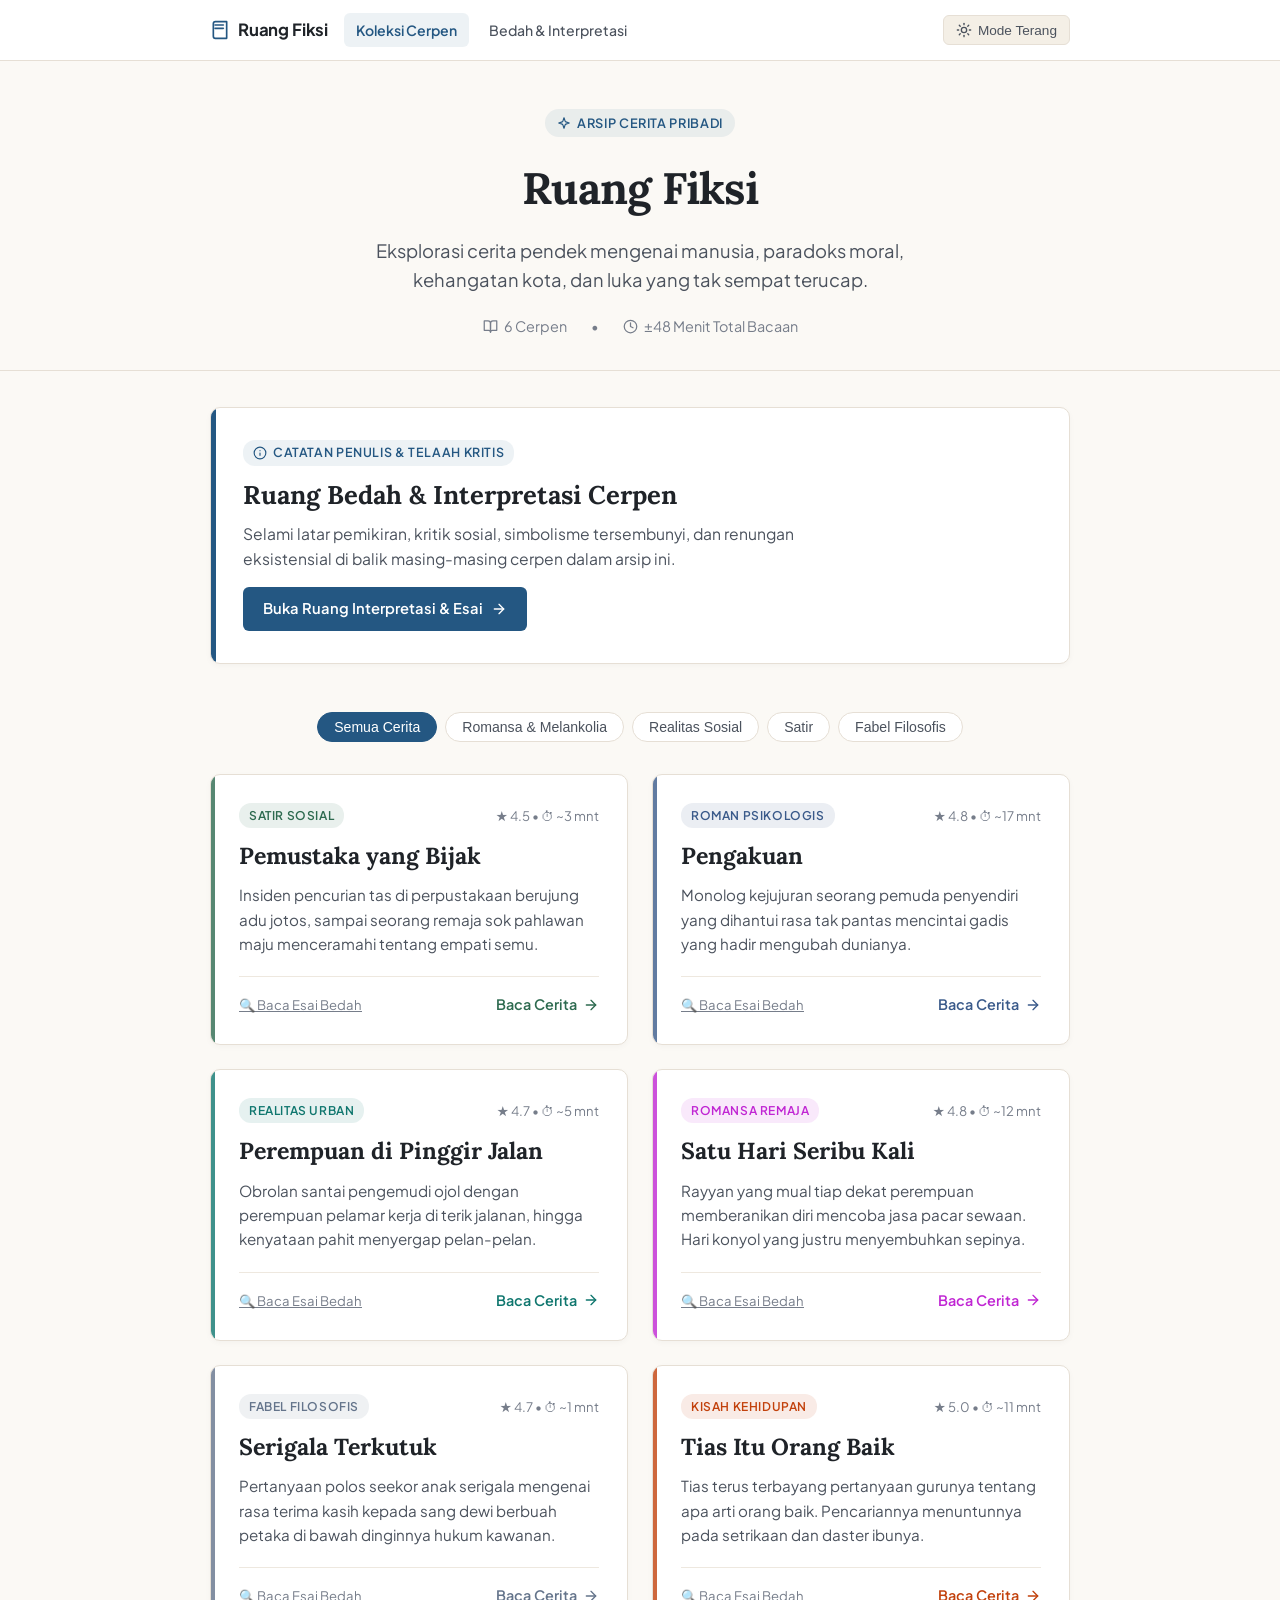
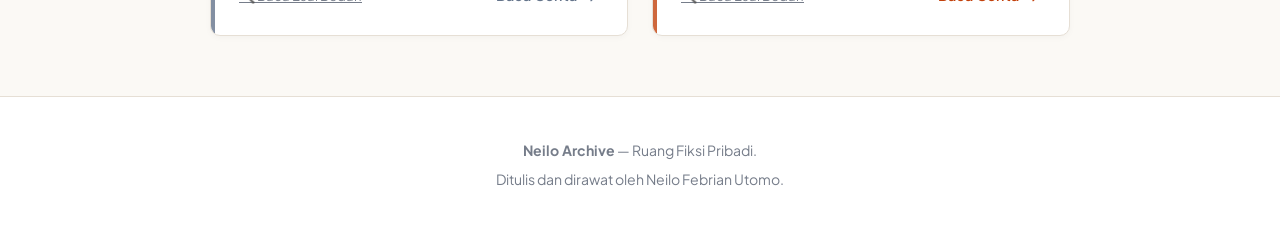
<file: index.html>
<!DOCTYPE html>
<html lang="id">
<head>
    <meta charset="UTF-8">
    <meta name="viewport" content="width=device-width, initial-scale=1.0">
    <title>Ruang Fiksi - Neilo Archive</title>
    <meta name="description" content="Kumpulan cerpen, prosa, dan tulisan fiksi pribadi oleh Neilo Febrian Utomo.">
    
    <!-- Google Fonts: Lora (Prose) & Plus Jakarta Sans (UI) -->
    <link rel="preconnect" href="https://fonts.googleapis.com">
    <link rel="preconnect" href="https://fonts.gstatic.com" crossorigin>
    <link href="https://fonts.googleapis.com/css2?family=Lora:ital,wght@0,400..700;1,400..700&family=Plus+Jakarta+Sans:wght@400;500;600;700&display=swap" rel="stylesheet">
    
    <link rel="stylesheet" href="style.css">
</head>
<body>
    <!-- Navigasi Atas -->
    <nav class="site-nav" aria-label="Navigasi Utama">
        <div class="container">
            <div style="display: flex; align-items: center;">
                <a href="index.html" class="nav-brand">
                    <svg width="20" height="20" viewBox="0 0 24 24" fill="none" stroke="currentColor" stroke-width="2" stroke-linecap="round" stroke-linejoin="round"><path d="M4 19.5v-15A2.5 2.5 0 0 1 6.5 2H20v20H6.5a2.5 2.5 0 0 1-2.5-2.5Z"/><path d="M6 6h10"/><path d="M6 10h10"/></svg>
                    <span>Ruang Fiksi</span>
                </a>
                <div class="nav-links">
                    <a href="index.html" class="nav-link active">Koleksi Cerpen</a>
                    <a href="interpretasi.html" class="nav-link">Bedah & Interpretasi</a>
                </div>
            </div>
            
            <div class="nav-actions">
                <button id="theme-toggle-btn" class="nav-btn" type="button" aria-label="Ganti Tema">
                    <svg width="16" height="16" viewBox="0 0 24 24" fill="none" stroke="currentColor" stroke-width="2" stroke-linecap="round" stroke-linejoin="round"><circle cx="12" cy="12" r="4"/><path d="M12 2v2"/><path d="M12 20v2"/><path d="m4.93 4.93 1.41 1.41"/><path d="m17.66 17.66 1.41 1.41"/><path d="M2 12h2"/><path d="M20 12h2"/><path d="m6.34 17.66-1.41 1.41"/><path d="m19.07 4.93-1.41 1.41"/></svg>
                    <span class="theme-label">Tema</span>
                </button>
            </div>
        </div>
    </nav>

    <!-- Header Hero Beranda -->
    <header class="home-hero">
        <div class="container">
            <div class="home-badge">
                <svg width="14" height="14" viewBox="0 0 24 24" fill="none" stroke="currentColor" stroke-width="2" stroke-linecap="round" stroke-linejoin="round"><path d="m12 3-1.912 5.813a2 2 0 0 1-1.275 1.275L3 12l5.813 1.912a2 2 0 0 1 1.275 1.275L12 21l1.912-5.813a2 2 0 0 1 1.275-1.275L21 12l-5.813-1.912a2 2 0 0 1-1.275-1.275L12 3Z"/></svg>
                Arsip Cerita Pribadi
            </div>
            <h1>Ruang Fiksi</h1>
            <p>Eksplorasi cerita pendek mengenai manusia, paradoks moral, kehangatan kota, dan luka yang tak sempat terucap.</p>
            
            <div class="home-stats">
                <span>
                    <svg width="15" height="15" viewBox="0 0 24 24" fill="none" stroke="currentColor" stroke-width="2" stroke-linecap="round" stroke-linejoin="round"><path d="M2 3h6a4 4 0 0 1 4 4v14a3 3 0 0 0-3-3H2z"/><path d="M22 3h-6a4 4 0 0 0-4 4v14a3 3 0 0 1 3-3h7z"/></svg>
                    6 Cerpen
                </span>
                <span>•</span>
                <span>
                    <svg width="15" height="15" viewBox="0 0 24 24" fill="none" stroke="currentColor" stroke-width="2" stroke-linecap="round" stroke-linejoin="round"><circle cx="12" cy="12" r="10"/><polyline points="12 6 12 12 16 14"/></svg>
                    ±48 Menit Total Bacaan
                </span>
            </div>
        </div>
    </header>

    <main class="container">
        <!-- Banner Akses Bedah & Interpretasi -->
        <section class="banner-interpretasi" aria-label="Sorotan Bedah Cerpen">
            <div class="banner-content">
                <span class="banner-badge">
                    <svg width="14" height="14" viewBox="0 0 24 24" fill="none" stroke="currentColor" stroke-width="2" stroke-linecap="round" stroke-linejoin="round"><circle cx="12" cy="12" r="10"/><path d="M12 16v-4"/><path d="M12 8h.01"/></svg>
                    Catatan Penulis & Telaah Kritis
                </span>
                <h2>Ruang Bedah & Interpretasi Cerpen</h2>
                <p>Selami latar pemikiran, kritik sosial, simbolisme tersembunyi, dan renungan eksistensial di balik masing-masing cerpen dalam arsip ini.</p>
                <a href="interpretasi.html" class="btn-banner">
                    Buka Ruang Interpretasi & Esai
                    <svg width="16" height="16" viewBox="0 0 24 24" fill="none" stroke="currentColor" stroke-width="2" stroke-linecap="round" stroke-linejoin="round"><path d="M5 12h14"/><path d="m12 5 7 7-7 7"/></svg>
                </a>
            </div>
        </section>

        <!-- Filter Kategori -->
        <div class="filter-bar" role="tablist" aria-label="Filter Genre Cerpen">
            <button class="filter-pill active" data-category="all" type="button">Semua Cerita</button>
            <button class="filter-pill" data-category="romansa" type="button">Romansa & Melankolia</button>
            <button class="filter-pill" data-category="realitas" type="button">Realitas Sosial</button>
            <button class="filter-pill" data-category="satir" type="button">Satir</button>
            <button class="filter-pill" data-category="fabel" type="button">Fabel Filosofis</button>
        </div>

        <!-- Grid Daftar Cerpen -->
        <section class="story-grid" aria-label="Daftar Cerpen">
            <!-- Cerpen 1: Pemustaka yang Bijak -->
            <article class="story-card" data-category="satir" style="--card-accent: #2d6a4f; --card-tint: rgba(45, 106, 79, 0.1);">
                <div>
                    <div class="story-card-header">
                        <span class="story-tag">Satir Sosial</span>
                        <span class="story-time-meta">★ 4.5 • ⏱ ~3 mnt</span>
                    </div>
                    <h2><a href="pemustaka-yang-bijak.html">Pemustaka yang Bijak</a></h2>
                    <p>Insiden pencurian tas di perpustakaan berujung adu jotos, sampai seorang remaja sok pahlawan maju menceramahi tentang empati semu.</p>
                </div>
                <div class="story-card-footer">
                    <a href="interpretasi.html#esai-pemustaka" class="story-date" style="text-decoration: underline; color: var(--text-muted);" title="Baca Esai & Bedah Cerita">
                        🔍 Baca Esai Bedah
                    </a>
                    <a href="pemustaka-yang-bijak.html" class="story-read-link">
                        Baca Cerita 
                        <svg width="16" height="16" viewBox="0 0 24 24" fill="none" stroke="currentColor" stroke-width="2" stroke-linecap="round" stroke-linejoin="round"><path d="M5 12h14"/><path d="m12 5 7 7-7 7"/></svg>
                    </a>
                </div>
            </article>

            <!-- Cerpen 2: Pengakuan -->
            <article class="story-card" data-category="romansa" style="--card-accent: #3a5a8a; --card-tint: rgba(58, 90, 138, 0.1);">
                <div>
                    <div class="story-card-header">
                        <span class="story-tag">Roman Psikologis</span>
                        <span class="story-time-meta">★ 4.8 • ⏱ ~17 mnt</span>
                    </div>
                    <h2><a href="pengakuan.html">Pengakuan</a></h2>
                    <p>Monolog kejujuran seorang pemuda penyendiri yang dihantui rasa tak pantas mencintai gadis yang hadir mengubah dunianya.</p>
                </div>
                <div class="story-card-footer">
                    <a href="interpretasi.html#esai-pengakuan" class="story-date" style="text-decoration: underline; color: var(--text-muted);" title="Baca Esai & Bedah Cerita">
                        🔍 Baca Esai Bedah
                    </a>
                    <a href="pengakuan.html" class="story-read-link">
                        Baca Cerita 
                        <svg width="16" height="16" viewBox="0 0 24 24" fill="none" stroke="currentColor" stroke-width="2" stroke-linecap="round" stroke-linejoin="round"><path d="M5 12h14"/><path d="m12 5 7 7-7 7"/></svg>
                    </a>
                </div>
            </article>

            <!-- Cerpen 3: Perempuan di Pinggir Jalan -->
            <article class="story-card" data-category="realitas" style="--card-accent: #0f766e; --card-tint: rgba(15, 118, 110, 0.1);">
                <div>
                    <div class="story-card-header">
                        <span class="story-tag">Realitas Urban</span>
                        <span class="story-time-meta">★ 4.7 • ⏱ ~5 mnt</span>
                    </div>
                    <h2><a href="perempuan-di-pinggir-jalan.html">Perempuan di Pinggir Jalan</a></h2>
                    <p>Obrolan santai pengemudi ojol dengan perempuan pelamar kerja di terik jalanan, hingga kenyataan pahit menyergap pelan-pelan.</p>
                </div>
                <div class="story-card-footer">
                    <a href="interpretasi.html#esai-perempuan" class="story-date" style="text-decoration: underline; color: var(--text-muted);" title="Baca Esai & Bedah Cerita">
                        🔍 Baca Esai Bedah
                    </a>
                    <a href="perempuan-di-pinggir-jalan.html" class="story-read-link">
                        Baca Cerita 
                        <svg width="16" height="16" viewBox="0 0 24 24" fill="none" stroke="currentColor" stroke-width="2" stroke-linecap="round" stroke-linejoin="round"><path d="M5 12h14"/><path d="m12 5 7 7-7 7"/></svg>
                    </a>
                </div>
            </article>

            <!-- Cerpen 4: Satu Hari Seribu Kali -->
            <article class="story-card" data-category="romansa" style="--card-accent: #c026d3; --card-tint: rgba(192, 38, 211, 0.1);">
                <div>
                    <div class="story-card-header">
                        <span class="story-tag">Romansa Remaja</span>
                        <span class="story-time-meta">★ 4.8 • ⏱ ~12 mnt</span>
                    </div>
                    <h2><a href="satu-hari-seribu-kali.html">Satu Hari Seribu Kali</a></h2>
                    <p>Rayyan yang mual tiap dekat perempuan memberanikan diri mencoba jasa pacar sewaan. Hari konyol yang justru menyembuhkan sepinya.</p>
                </div>
                <div class="story-card-footer">
                    <a href="interpretasi.html#esai-seribu-kali" class="story-date" style="text-decoration: underline; color: var(--text-muted);" title="Baca Esai & Bedah Cerita">
                        🔍 Baca Esai Bedah
                    </a>
                    <a href="satu-hari-seribu-kali.html" class="story-read-link">
                        Baca Cerita 
                        <svg width="16" height="16" viewBox="0 0 24 24" fill="none" stroke="currentColor" stroke-width="2" stroke-linecap="round" stroke-linejoin="round"><path d="M5 12h14"/><path d="m12 5 7 7-7 7"/></svg>
                    </a>
                </div>
            </article>

            <!-- Cerpen 5: Serigala Terkutuk -->
            <article class="story-card" data-category="fabel" style="--card-accent: #64748b; --card-tint: rgba(100, 116, 139, 0.1);">
                <div>
                    <div class="story-card-header">
                        <span class="story-tag">Fabel Filosofis</span>
                        <span class="story-time-meta">★ 4.7 • ⏱ ~1 mnt</span>
                    </div>
                    <h2><a href="serigala-terkutuk.html">Serigala Terkutuk</a></h2>
                    <p>Pertanyaan polos seekor anak serigala mengenai rasa terima kasih kepada sang dewi berbuah petaka di bawah dinginnya hukum kawanan.</p>
                </div>
                <div class="story-card-footer">
                    <a href="interpretasi.html#esai-serigala" class="story-date" style="text-decoration: underline; color: var(--text-muted);" title="Baca Esai & Bedah Cerita">
                        🔍 Baca Esai Bedah
                    </a>
                    <a href="serigala-terkutuk.html" class="story-read-link">
                        Baca Cerita 
                        <svg width="16" height="16" viewBox="0 0 24 24" fill="none" stroke="currentColor" stroke-width="2" stroke-linecap="round" stroke-linejoin="round"><path d="M5 12h14"/><path d="m12 5 7 7-7 7"/></svg>
                    </a>
                </div>
            </article>

            <!-- Cerpen 6: Tias Itu Orang Baik -->
            <article class="story-card" data-category="realitas" style="--card-accent: #c2410c; --card-tint: rgba(194, 65, 12, 0.1);">
                <div>
                    <div class="story-card-header">
                        <span class="story-tag">Kisah Kehidupan</span>
                        <span class="story-time-meta">★ 5.0 • ⏱ ~11 mnt</span>
                    </div>
                    <h2><a href="tias-itu-orang-baik.html">Tias Itu Orang Baik</a></h2>
                    <p>Tias terus terbayang pertanyaan gurunya tentang apa arti orang baik. Pencariannya menuntunnya pada setrikaan dan daster ibunya.</p>
                </div>
                <div class="story-card-footer">
                    <a href="interpretasi.html#esai-tias" class="story-date" style="text-decoration: underline; color: var(--text-muted);" title="Baca Esai & Bedah Cerita">
                        🔍 Baca Esai Bedah
                    </a>
                    <a href="tias-itu-orang-baik.html" class="story-read-link">
                        Baca Cerita 
                        <svg width="16" height="16" viewBox="0 0 24 24" fill="none" stroke="currentColor" stroke-width="2" stroke-linecap="round" stroke-linejoin="round"><path d="M5 12h14"/><path d="m12 5 7 7-7 7"/></svg>
                    </a>
                </div>
            </article>
        </section>
    </main>

    <!-- Footer -->
    <footer class="site-footer">
        <div class="container">
            <p><strong>Neilo Archive</strong> — Ruang Fiksi Pribadi.</p>
            <p>Ditulis dan dirawat oleh Neilo Febrian Utomo.</p>
        </div>
    </footer>

    <script src="main.js"></script>
</body>
</html>
</file>
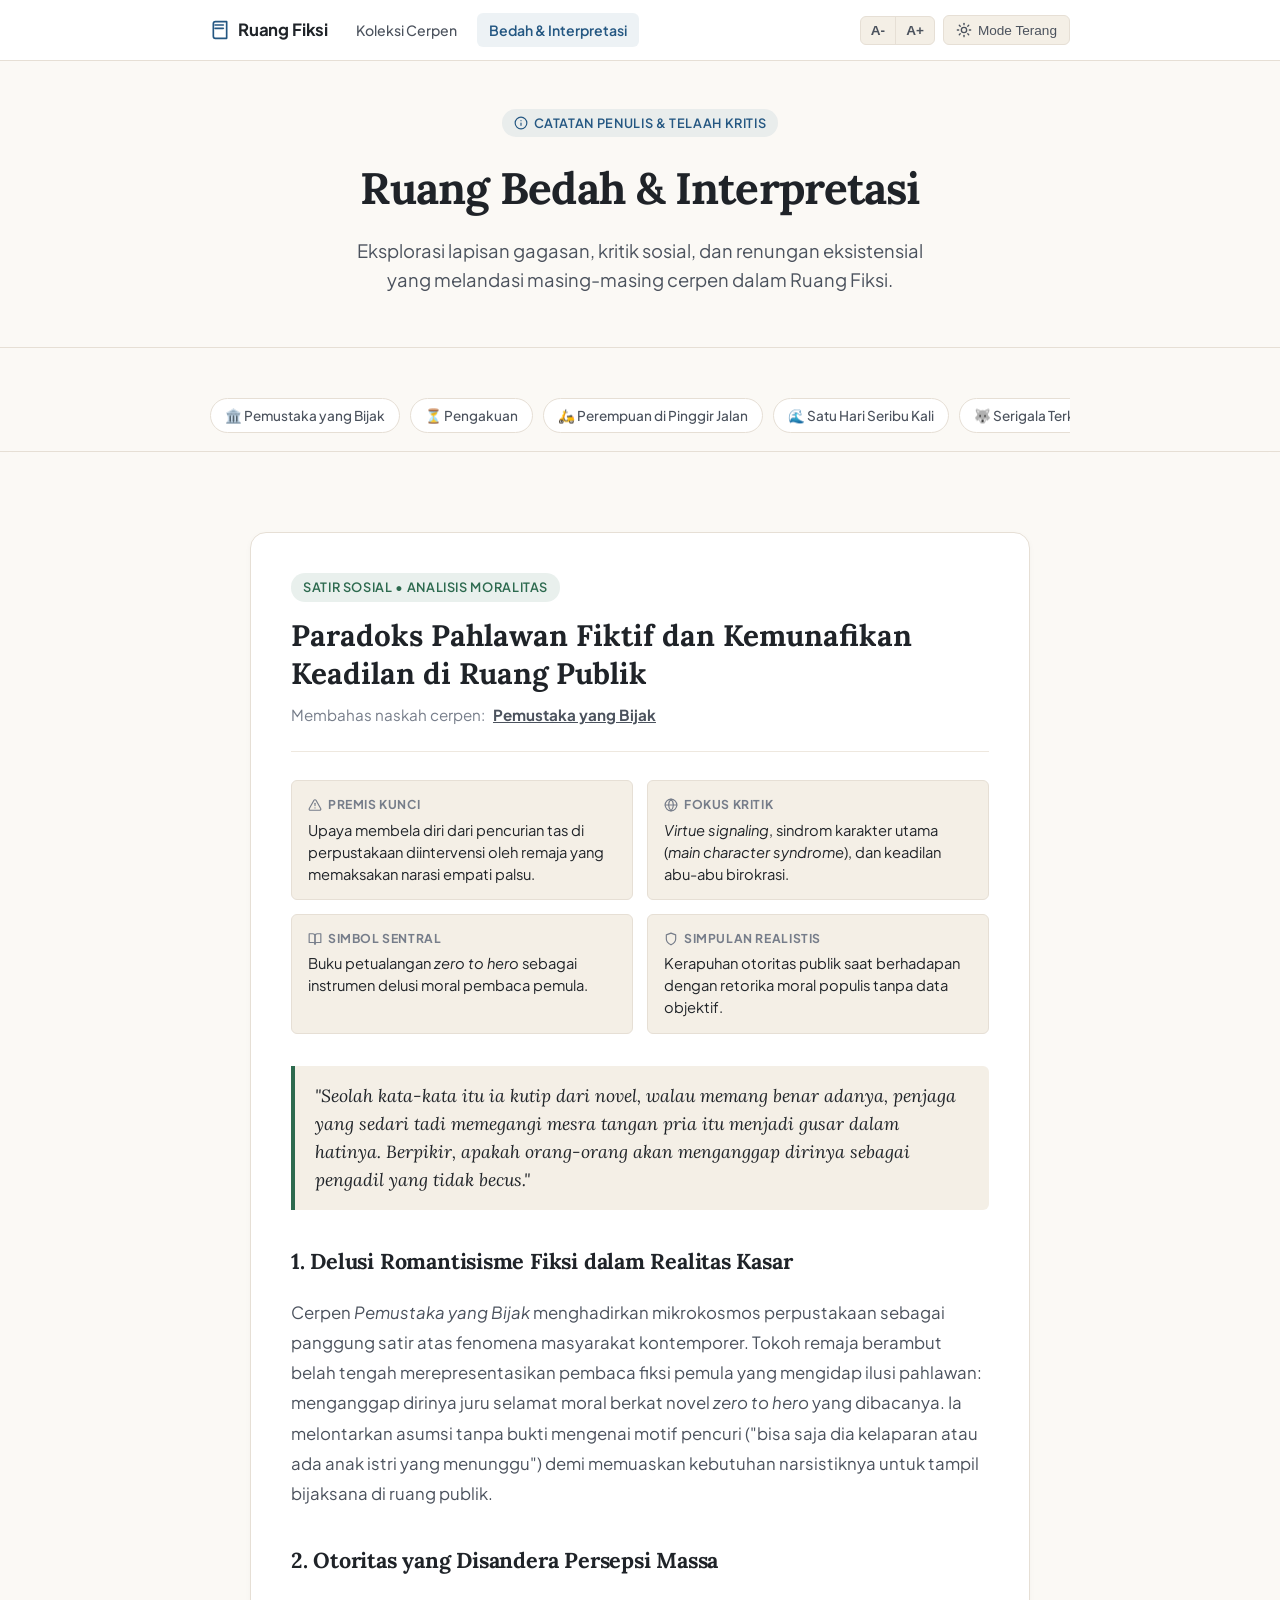
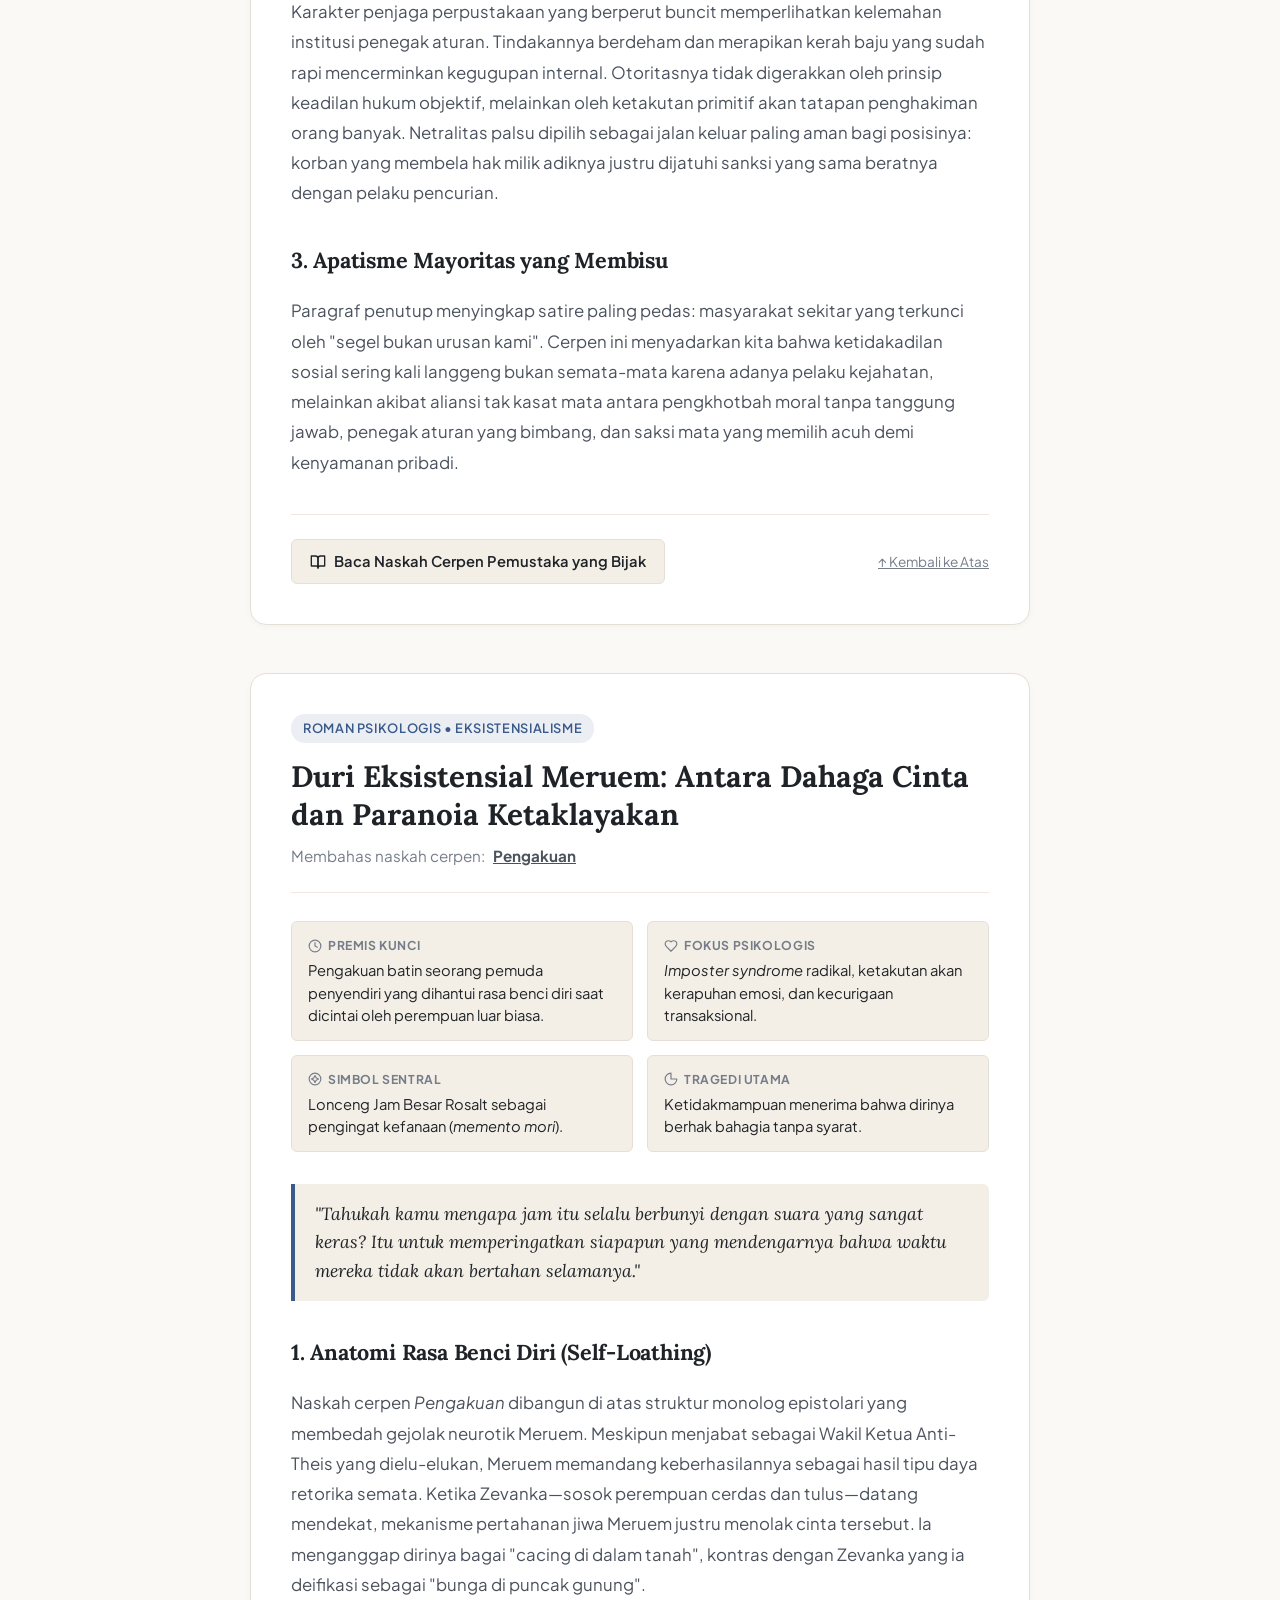
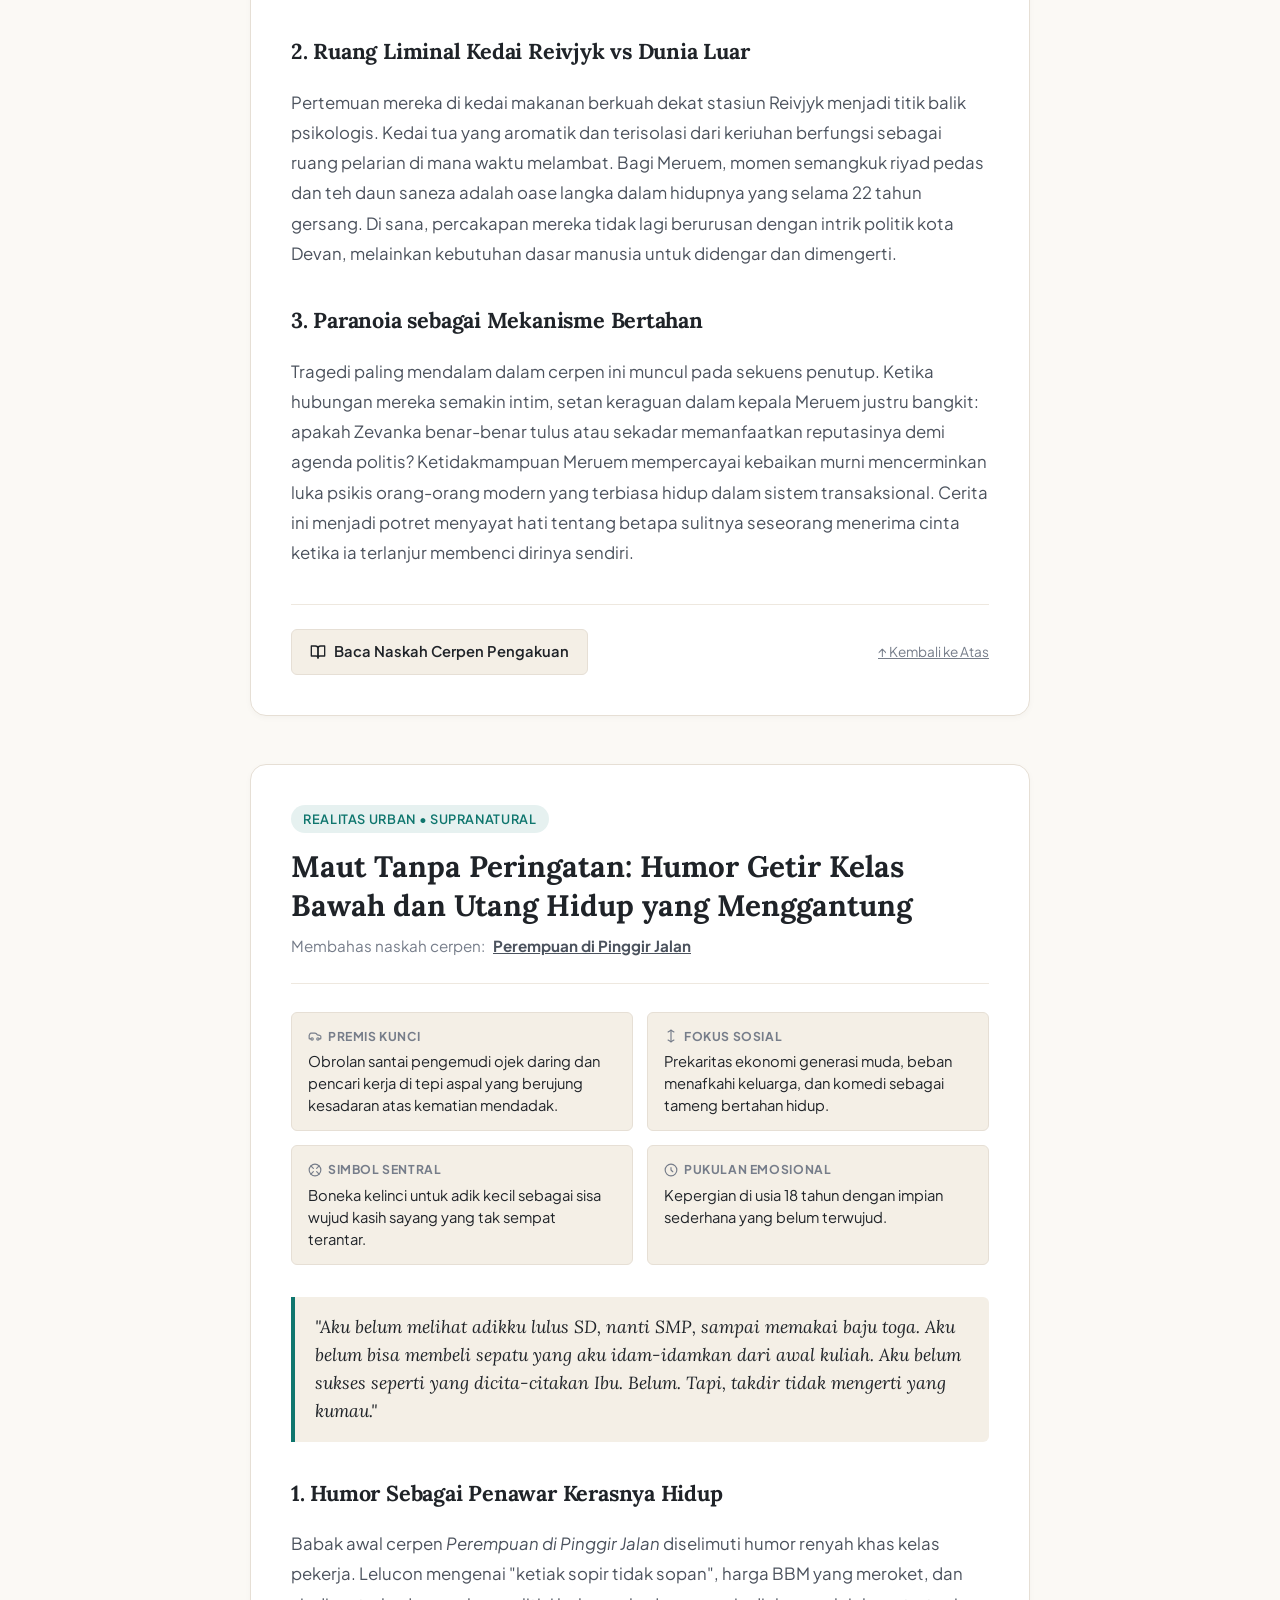
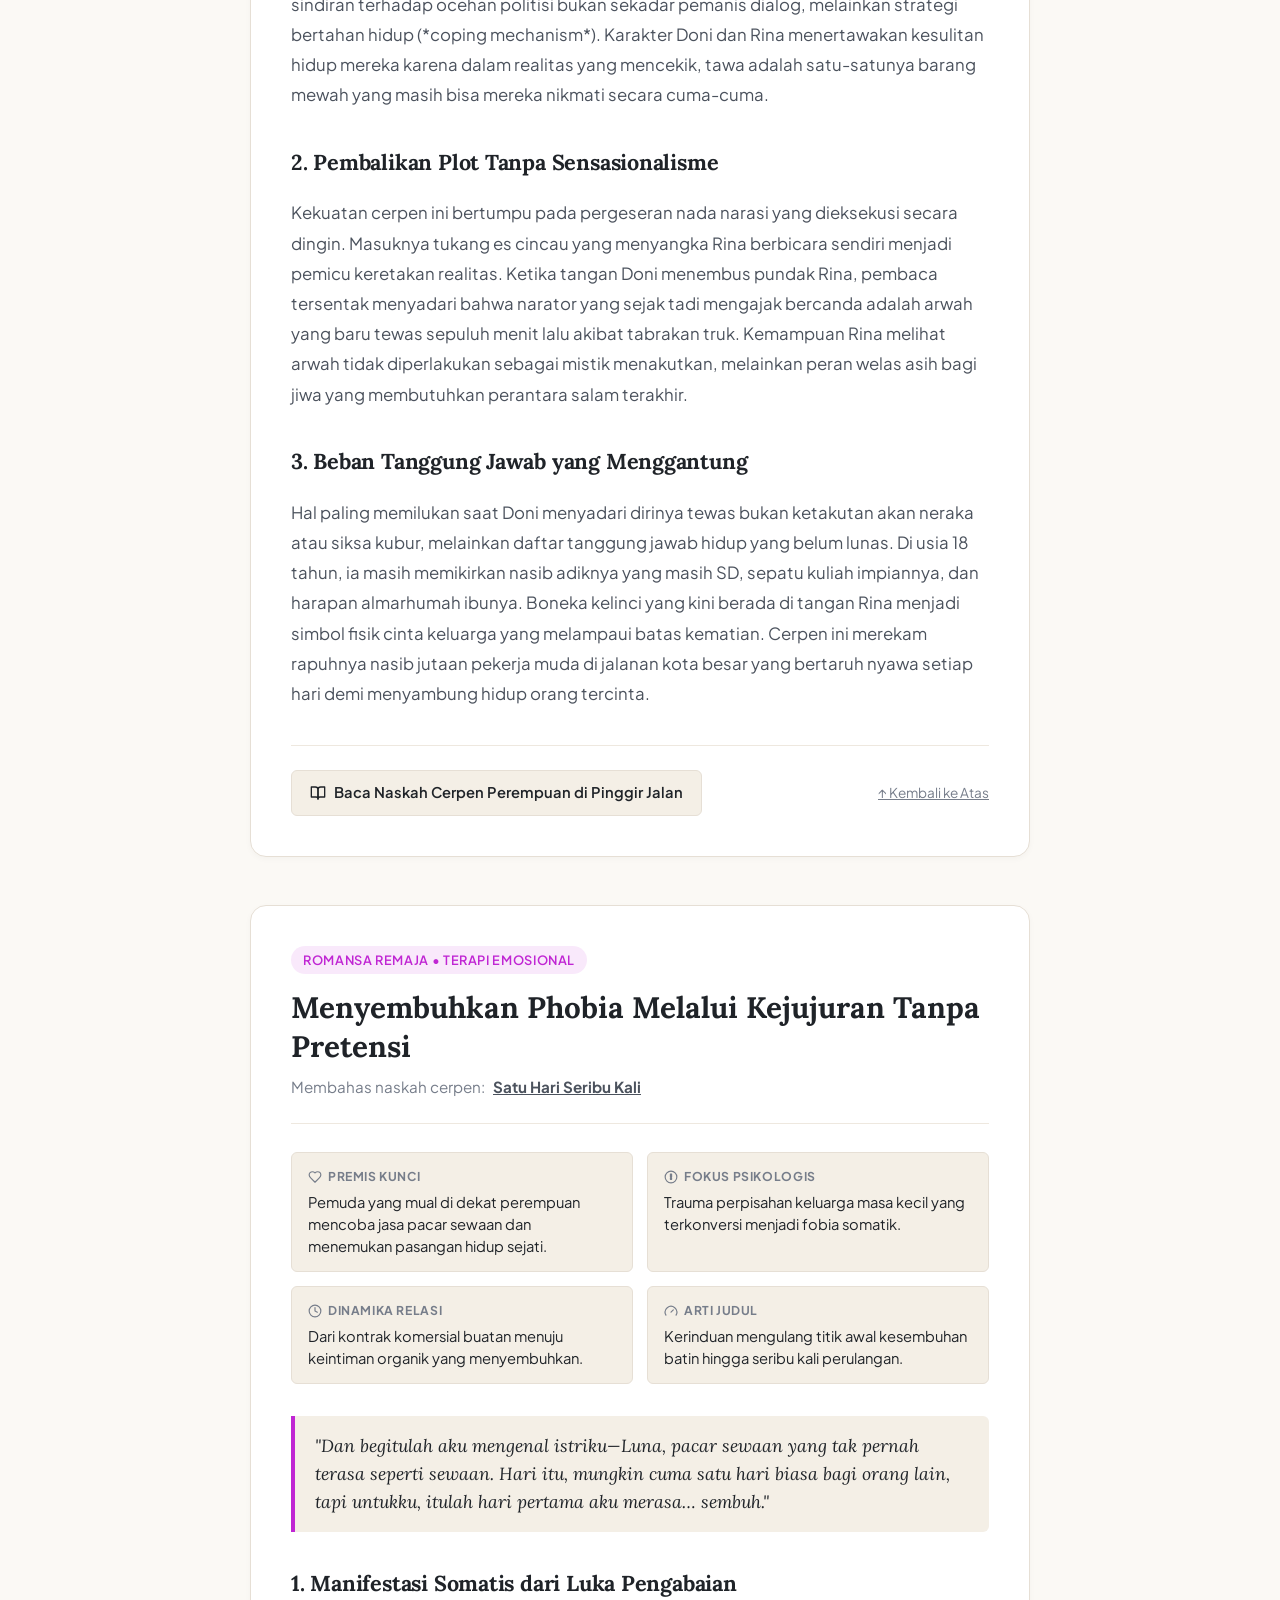
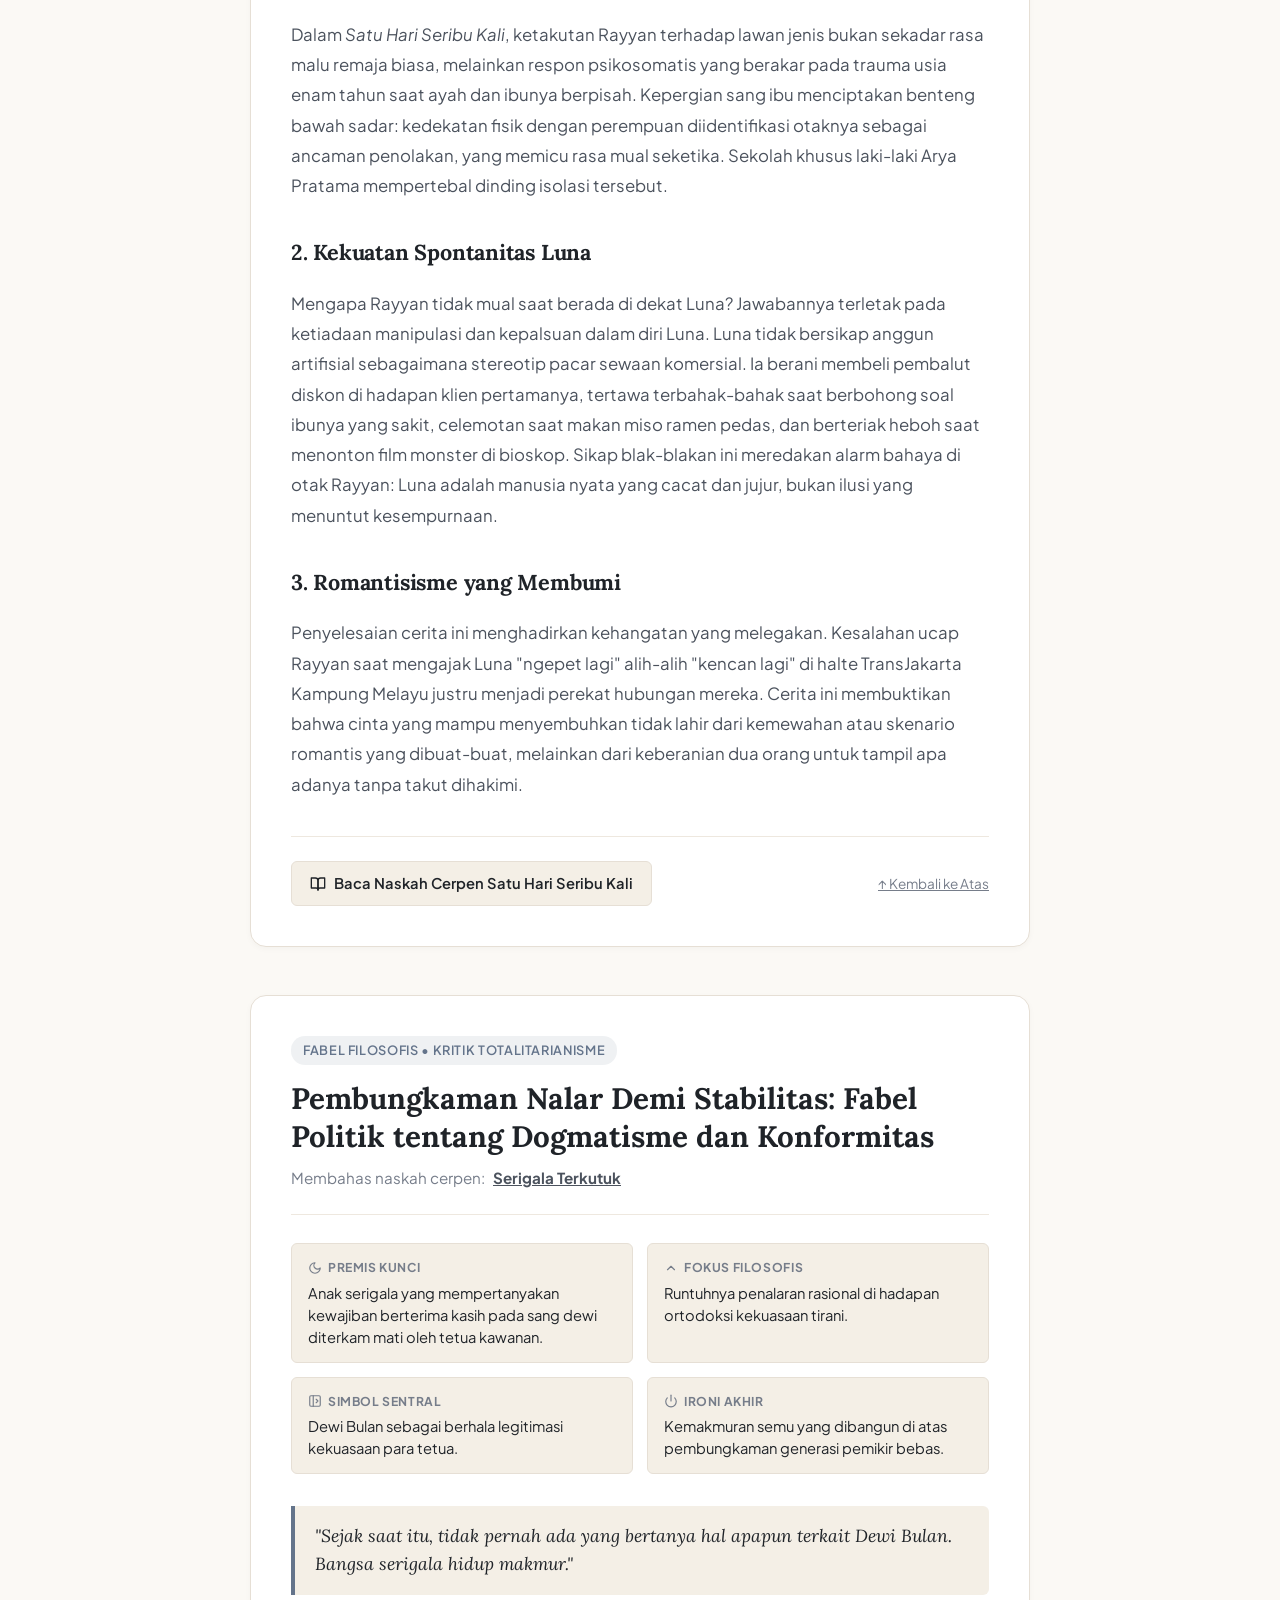
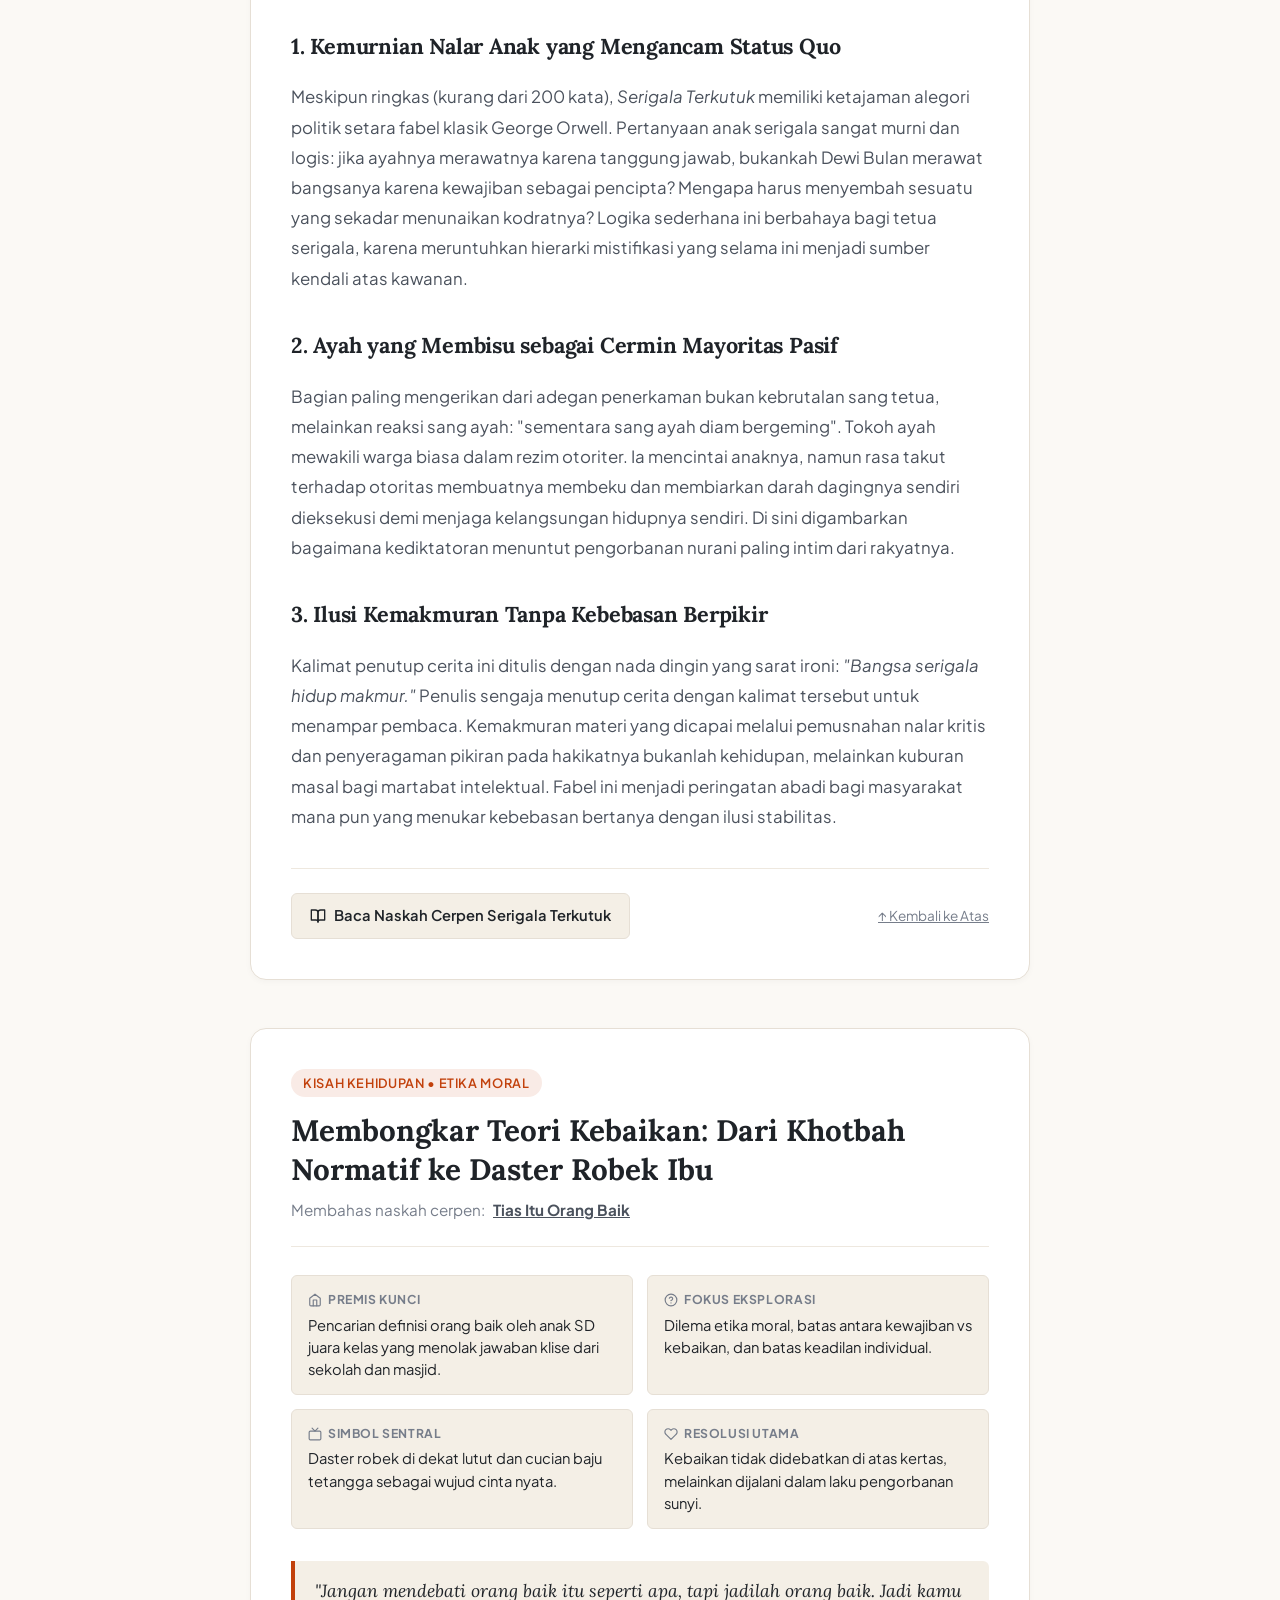
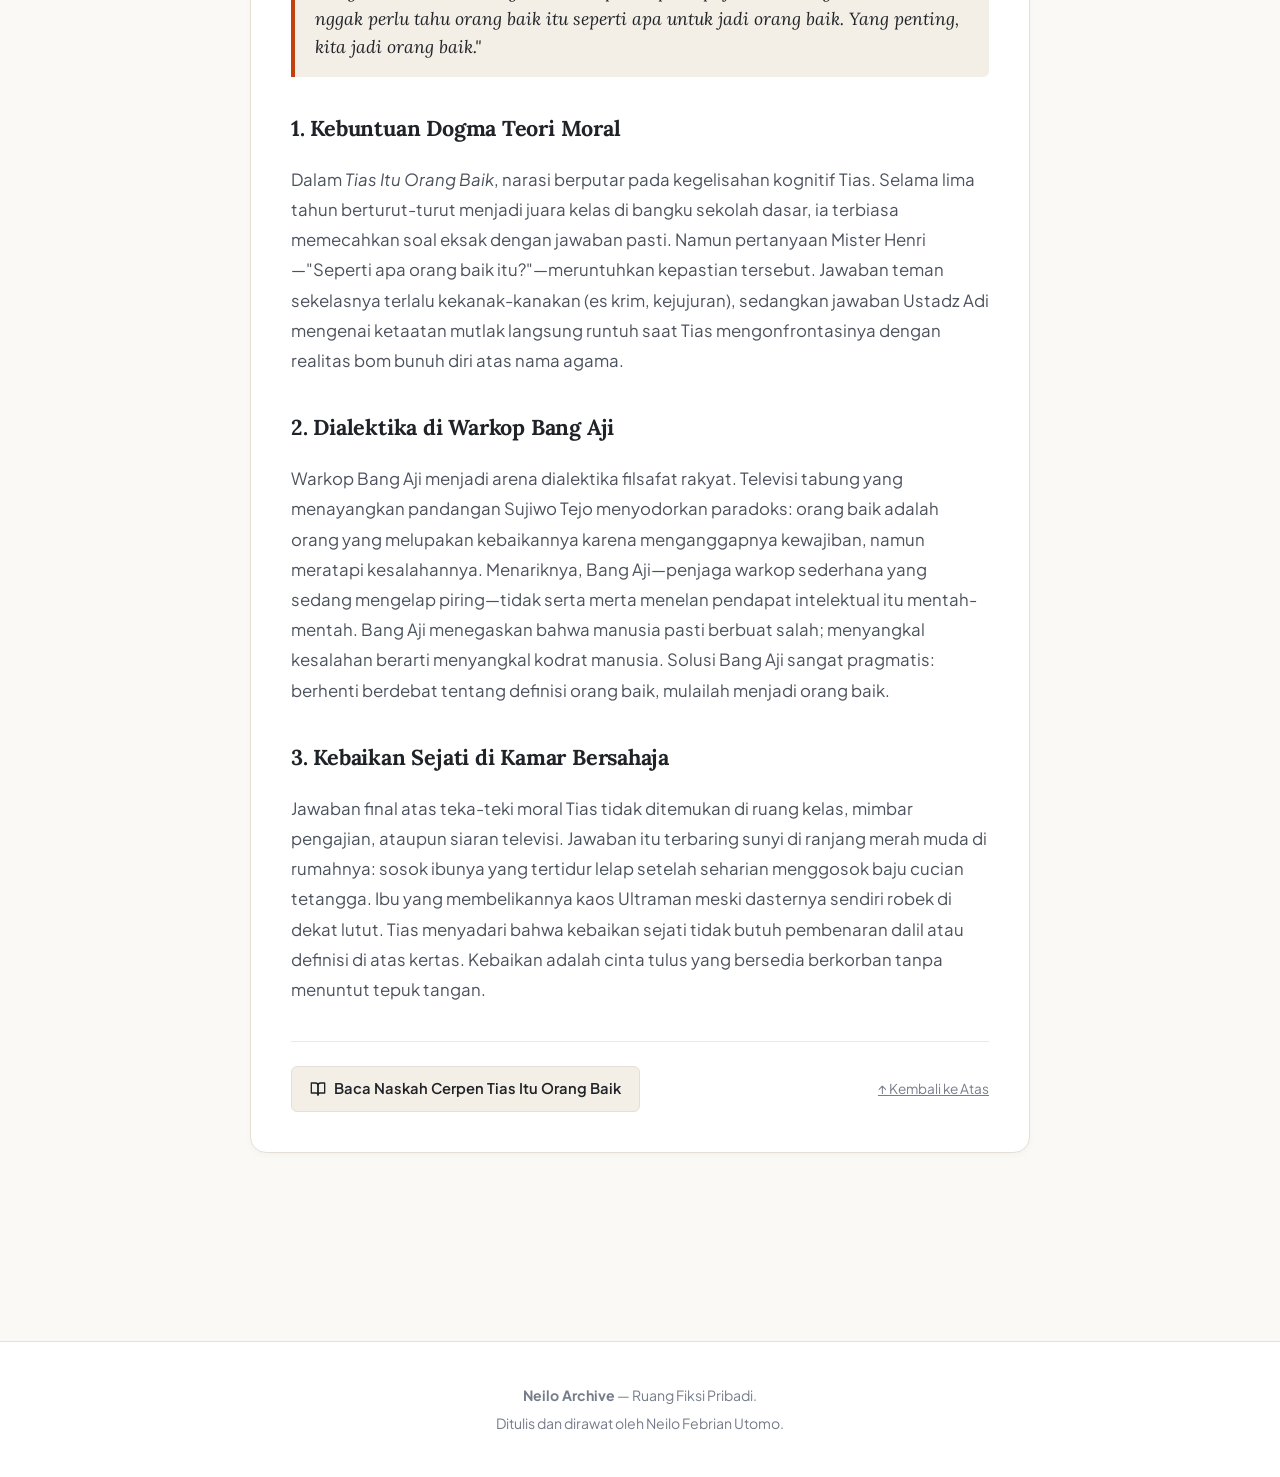
<file: interpretasi.html>
<!DOCTYPE html>
<html lang="id">
<head>
    <meta charset="UTF-8">
    <meta name="viewport" content="width=device-width, initial-scale=1.0">
    <title>Bedah & Interpretasi Cerpen - Neilo Archive</title>
    <meta name="description" content="Kajian tematik, esai kritis, dan penjelasan makna di balik kumpulan cerpen fiksi Neilo Febrian Utomo.">
    
    <!-- Google Fonts: Lora & Plus Jakarta Sans -->
    <link rel="preconnect" href="https://fonts.googleapis.com">
    <link rel="preconnect" href="https://fonts.gstatic.com" crossorigin>
    <link href="https://fonts.googleapis.com/css2?family=Lora:ital,wght@0,400..700;1,400..700&family=Plus+Jakarta+Sans:wght@400;500;600;700&display=swap" rel="stylesheet">
    
    <link rel="stylesheet" href="style.css">
</head>
<body>
    <!-- Indikator Kemajuan Membaca -->
    <div id="reading-progress" aria-hidden="true"></div>

    <!-- Navigasi Utama -->
    <nav class="site-nav" aria-label="Navigasi Halaman">
        <div class="container">
            <div style="display: flex; align-items: center;">
                <a href="index.html" class="nav-brand">
                    <svg width="20" height="20" viewBox="0 0 24 24" fill="none" stroke="currentColor" stroke-width="2" stroke-linecap="round" stroke-linejoin="round"><path d="M4 19.5v-15A2.5 2.5 0 0 1 6.5 2H20v20H6.5a2.5 2.5 0 0 1-2.5-2.5Z"/><path d="M6 6h10"/><path d="M6 10h10"/></svg>
                    <span>Ruang Fiksi</span>
                </a>
                <div class="nav-links">
                    <a href="index.html" class="nav-link">Koleksi Cerpen</a>
                    <a href="interpretasi.html" class="nav-link active">Bedah & Interpretasi</a>
                </div>
            </div>
            
            <div class="nav-actions">
                <div class="font-size-group" title="Ubah Ukuran Teks">
                    <button id="font-decrease-btn" type="button" aria-label="Kecilkan Teks">A-</button>
                    <button id="font-increase-btn" type="button" aria-label="Besarkan Teks">A+</button>
                </div>
                
                <button id="theme-toggle-btn" class="nav-btn" type="button" aria-label="Ganti Tema">
                    <svg width="16" height="16" viewBox="0 0 24 24" fill="none" stroke="currentColor" stroke-width="2" stroke-linecap="round" stroke-linejoin="round"><circle cx="12" cy="12" r="4"/><path d="M12 2v2"/><path d="M12 20v2"/><path d="m4.93 4.93 1.41 1.41"/><path d="m17.66 17.66 1.41 1.41"/><path d="M2 12h2"/><path d="M20 12h2"/><path d="m6.34 17.66-1.41 1.41"/><path d="m19.07 4.93-1.41 1.41"/></svg>
                    <span class="theme-label">Tema</span>
                </button>
            </div>
        </div>
    </nav>

    <!-- Header Hero Esai -->
    <header class="home-hero">
        <div class="container">
            <div class="home-badge">
                <svg width="14" height="14" viewBox="0 0 24 24" fill="none" stroke="currentColor" stroke-width="2" stroke-linecap="round" stroke-linejoin="round"><circle cx="12" cy="12" r="10"/><path d="M12 16v-4"/><path d="M12 8h.01"/></svg>
                Catatan Penulis & Telaah Kritis
            </div>
            <h1>Ruang Bedah & Interpretasi</h1>
            <p>Eksplorasi lapisan gagasan, kritik sosial, dan renungan eksistensial yang melandasi masing-masing cerpen dalam Ruang Fiksi.</p>
        </div>
    </header>

    <!-- Bilah Navigasi Cepat (Sticky Jump Bar) -->
    <div class="essay-toc-bar" aria-label="Pintas Cepat Cerpen">
        <div class="container">
            <div class="essay-toc-scroll">
                <a href="#esai-pemustaka" class="toc-link">🏛️ Pemustaka yang Bijak</a>
                <a href="#esai-pengakuan" class="toc-link">⏳ Pengakuan</a>
                <a href="#esai-perempuan" class="toc-link">🛵 Perempuan di Pinggir Jalan</a>
                <a href="#esai-seribu-kali" class="toc-link">🌊 Satu Hari Seribu Kali</a>
                <a href="#esai-serigala" class="toc-link">🐺 Serigala Terkutuk</a>
                <a href="#esai-tias" class="toc-link">☕ Tias Itu Orang Baik</a>
            </div>
        </div>
    </div>

    <!-- Konten Esai -->
    <main class="essay-page-wrapper">
        <!-- Esai 1: Pemustaka yang Bijak -->
        <article class="essay-article" id="esai-pemustaka" style="--essay-accent: #2d6a4f; --essay-tint: rgba(45, 106, 79, 0.08);">
            <header class="essay-article-header">
                <span class="essay-category-tag" style="background: rgba(45, 106, 79, 0.1); color: #2d6a4f;">
                    Satir Sosial • Analisis Moralitas
                </span>
                <h2 class="essay-title">Paradoks Pahlawan Fiktif dan Kemunafikan Keadilan di Ruang Publik</h2>
                <div class="essay-story-ref">
                    <span>Membahas naskah cerpen:</span>
                    <strong><a href="pemustaka-yang-bijak.html" style="color: inherit; text-decoration: underline;">Pemustaka yang Bijak</a></strong>
                </div>
            </header>

            <div class="essay-summary-grid">
                <div class="summary-card">
                    <div class="summary-label">
                        <svg width="14" height="14" viewBox="0 0 24 24" fill="none" stroke="currentColor" stroke-width="2" stroke-linecap="round" stroke-linejoin="round"><path d="m21.73 18-8-14a2 2 0 0 0-3.48 0l-8 14A2 2 0 0 0 4 21h16a2 2 0 0 0 1.73-3Z"/><line x1="12" x2="12" y1="9" y2="13"/><line x1="12" x2="12.01" y1="17" y2="17"/></svg>
                        Premis Kunci
                    </div>
                    <p class="summary-value">Upaya membela diri dari pencurian tas di perpustakaan diintervensi oleh remaja yang memaksakan narasi empati palsu.</p>
                </div>
                <div class="summary-card">
                    <div class="summary-label">
                        <svg width="14" height="14" viewBox="0 0 24 24" fill="none" stroke="currentColor" stroke-width="2" stroke-linecap="round" stroke-linejoin="round"><circle cx="12" cy="12" r="10"/><path d="M12 2a14.5 14.5 0 0 0 0 20 14.5 14.5 0 0 0 0-20"/><path d="M2 12h20"/></svg>
                        Fokus Kritik
                    </div>
                    <p class="summary-value"><em>Virtue signaling</em>, sindrom karakter utama (<em>main character syndrome</em>), dan keadilan abu-abu birokrasi.</p>
                </div>
                <div class="summary-card">
                    <div class="summary-label">
                        <svg width="14" height="14" viewBox="0 0 24 24" fill="none" stroke="currentColor" stroke-width="2" stroke-linecap="round" stroke-linejoin="round"><path d="M2 3h6a4 4 0 0 1 4 4v14a3 3 0 0 0-3-3H2z"/><path d="M22 3h-6a4 4 0 0 0-4 4v14a3 3 0 0 1 3-3h7z"/></svg>
                        Simbol Sentral
                    </div>
                    <p class="summary-value">Buku petualangan <em>zero to hero</em> sebagai instrumen delusi moral pembaca pemula.</p>
                </div>
                <div class="summary-card">
                    <div class="summary-label">
                        <svg width="14" height="14" viewBox="0 0 24 24" fill="none" stroke="currentColor" stroke-width="2" stroke-linecap="round" stroke-linejoin="round"><path d="M12 22s8-4 8-10V5l-8-3-8 3v7c0 6 8 10 8 10"/></svg>
                        Simpulan Realistis
                    </div>
                    <p class="summary-value">Kerapuhan otoritas publik saat berhadapan dengan retorika moral populis tanpa data objektif.</p>
                </div>
            </div>

            <blockquote class="essay-key-quote">
                "Seolah kata-kata itu ia kutip dari novel, walau memang benar adanya, penjaga yang sedari tadi memegangi mesra tangan pria itu menjadi gusar dalam hatinya. Berpikir, apakah orang-orang akan menganggap dirinya sebagai pengadil yang tidak becus."
            </blockquote>

            <div class="essay-prose">
                <h3>1. Delusi Romantisisme Fiksi dalam Realitas Kasar</h3>
                <p>Cerpen <em>Pemustaka yang Bijak</em> menghadirkan mikrokosmos perpustakaan sebagai panggung satir atas fenomena masyarakat kontemporer. Tokoh remaja berambut belah tengah merepresentasikan pembaca fiksi pemula yang mengidap ilusi pahlawan: menganggap dirinya juru selamat moral berkat novel <em>zero to hero</em> yang dibacanya. Ia melontarkan asumsi tanpa bukti mengenai motif pencuri ("bisa saja dia kelaparan atau ada anak istri yang menunggu") demi memuaskan kebutuhan narsistiknya untuk tampil bijaksana di ruang publik.</p>

                <h3>2. Otoritas yang Disandera Persepsi Massa</h3>
                <p>Karakter penjaga perpustakaan yang berperut buncit memperlihatkan kelemahan institusi penegak aturan. Tindakannya berdeham dan merapikan kerah baju yang sudah rapi mencerminkan kegugupan internal. Otoritasnya tidak digerakkan oleh prinsip keadilan hukum objektif, melainkan oleh ketakutan primitif akan tatapan penghakiman orang banyak. Netralitas palsu dipilih sebagai jalan keluar paling aman bagi posisinya: korban yang membela hak milik adiknya justru dijatuhi sanksi yang sama beratnya dengan pelaku pencurian.</p>

                <h3>3. Apatisme Mayoritas yang Membisu</h3>
                <p>Paragraf penutup menyingkap satire paling pedas: masyarakat sekitar yang terkunci oleh "segel bukan urusan kami". Cerpen ini menyadarkan kita bahwa ketidakadilan sosial sering kali langgeng bukan semata-mata karena adanya pelaku kejahatan, melainkan akibat aliansi tak kasat mata antara pengkhotbah moral tanpa tanggung jawab, penegak aturan yang bimbang, dan saksi mata yang memilih acuh demi kenyamanan pribadi.</p>
            </div>

            <footer class="essay-footer-cta">
                <a href="pemustaka-yang-bijak.html" class="btn-read-story">
                    <svg width="16" height="16" viewBox="0 0 24 24" fill="none" stroke="currentColor" stroke-width="2" stroke-linecap="round" stroke-linejoin="round"><path d="M2 3h6a4 4 0 0 1 4 4v14a3 3 0 0 0-3-3H2z"/><path d="M22 3h-6a4 4 0 0 0-4 4v14a3 3 0 0 1 3-3h7z"/></svg>
                    Baca Naskah Cerpen Pemustaka yang Bijak
                </a>
                <a href="#" class="btn-back-to-top">↑ Kembali ke Atas</a>
            </footer>
        </article>

        <!-- Esai 2: Pengakuan -->
        <article class="essay-article" id="esai-pengakuan" style="--essay-accent: #3a5a8a; --essay-tint: rgba(58, 90, 138, 0.08);">
            <header class="essay-article-header">
                <span class="essay-category-tag" style="background: rgba(58, 90, 138, 0.1); color: #3a5a8a;">
                    Roman Psikologis • Eksistensialisme
                </span>
                <h2 class="essay-title">Duri Eksistensial Meruem: Antara Dahaga Cinta dan Paranoia Ketaklayakan</h2>
                <div class="essay-story-ref">
                    <span>Membahas naskah cerpen:</span>
                    <strong><a href="pengakuan.html" style="color: inherit; text-decoration: underline;">Pengakuan</a></strong>
                </div>
            </header>

            <div class="essay-summary-grid">
                <div class="summary-card">
                    <div class="summary-label">
                        <svg width="14" height="14" viewBox="0 0 24 24" fill="none" stroke="currentColor" stroke-width="2" stroke-linecap="round" stroke-linejoin="round"><circle cx="12" cy="12" r="10"/><polyline points="12 6 12 12 16 14"/></svg>
                        Premis Kunci
                    </div>
                    <p class="summary-value">Pengakuan batin seorang pemuda penyendiri yang dihantui rasa benci diri saat dicintai oleh perempuan luar biasa.</p>
                </div>
                <div class="summary-card">
                    <div class="summary-label">
                        <svg width="14" height="14" viewBox="0 0 24 24" fill="none" stroke="currentColor" stroke-width="2" stroke-linecap="round" stroke-linejoin="round"><path d="M19 14c1.49-1.46 3-3.21 3-5.5A5.5 5.5 0 0 0 16.5 3c-1.76 0-3 .5-4.5 2-1.5-1.5-2.74-2-4.5-2A5.5 5.5 0 0 0 2 8.5c0 2.3 1.5 4.05 3 5.5l7 7Z"/></svg>
                        Fokus Psikologis
                    </div>
                    <p class="summary-value"><em>Imposter syndrome</em> radikal, ketakutan akan kerapuhan emosi, dan kecurigaan transaksional.</p>
                </div>
                <div class="summary-card">
                    <div class="summary-label">
                        <svg width="14" height="14" viewBox="0 0 24 24" fill="none" stroke="currentColor" stroke-width="2" stroke-linecap="round" stroke-linejoin="round"><circle cx="12" cy="12" r="10"/><path d="m12 6 2 4 4 2-4 2-2 4-2-4-4-2 4-2 2-4Z"/></svg>
                        Simbol Sentral
                    </div>
                    <p class="summary-value">Lonceng Jam Besar Rosalt sebagai pengingat kefanaan (<em>memento mori</em>).</p>
                </div>
                <div class="summary-card">
                    <div class="summary-label">
                        <svg width="14" height="14" viewBox="0 0 24 24" fill="none" stroke="currentColor" stroke-width="2" stroke-linecap="round" stroke-linejoin="round"><path d="M12 2a10 10 0 1 0 10 10H12V2z"/></svg>
                        Tragedi Utama
                    </div>
                    <p class="summary-value">Ketidakmampuan menerima bahwa dirinya berhak bahagia tanpa syarat.</p>
                </div>
            </div>

            <blockquote class="essay-key-quote">
                "Tahukah kamu mengapa jam itu selalu berbunyi dengan suara yang sangat keras? Itu untuk memperingatkan siapapun yang mendengarnya bahwa waktu mereka tidak akan bertahan selamanya."
            </blockquote>

            <div class="essay-prose">
                <h3>1. Anatomi Rasa Benci Diri (Self-Loathing)</h3>
                <p>Naskah cerpen <em>Pengakuan</em> dibangun di atas struktur monolog epistolari yang membedah gejolak neurotik Meruem. Meskipun menjabat sebagai Wakil Ketua Anti-Theis yang dielu-elukan, Meruem memandang keberhasilannya sebagai hasil tipu daya retorika semata. Ketika Zevanka—sosok perempuan cerdas dan tulus—datang mendekat, mekanisme pertahanan jiwa Meruem justru menolak cinta tersebut. Ia menganggap dirinya bagai "cacing di dalam tanah", kontras dengan Zevanka yang ia deifikasi sebagai "bunga di puncak gunung".</p>

                <h3>2. Ruang Liminal Kedai Reivjyk vs Dunia Luar</h3>
                <p>Pertemuan mereka di kedai makanan berkuah dekat stasiun Reivjyk menjadi titik balik psikologis. Kedai tua yang aromatik dan terisolasi dari keriuhan berfungsi sebagai ruang pelarian di mana waktu melambat. Bagi Meruem, momen semangkuk riyad pedas dan teh daun saneza adalah oase langka dalam hidupnya yang selama 22 tahun gersang. Di sana, percakapan mereka tidak lagi berurusan dengan intrik politik kota Devan, melainkan kebutuhan dasar manusia untuk didengar dan dimengerti.</p>

                <h3>3. Paranoia sebagai Mekanisme Bertahan</h3>
                <p>Tragedi paling mendalam dalam cerpen ini muncul pada sekuens penutup. Ketika hubungan mereka semakin intim, setan keraguan dalam kepala Meruem justru bangkit: apakah Zevanka benar-benar tulus atau sekadar memanfaatkan reputasinya demi agenda politis? Ketidakmampuan Meruem mempercayai kebaikan murni mencerminkan luka psikis orang-orang modern yang terbiasa hidup dalam sistem transaksional. Cerita ini menjadi potret menyayat hati tentang betapa sulitnya seseorang menerima cinta ketika ia terlanjur membenci dirinya sendiri.</p>
            </div>

            <footer class="essay-footer-cta">
                <a href="pengakuan.html" class="btn-read-story">
                    <svg width="16" height="16" viewBox="0 0 24 24" fill="none" stroke="currentColor" stroke-width="2" stroke-linecap="round" stroke-linejoin="round"><path d="M2 3h6a4 4 0 0 1 4 4v14a3 3 0 0 0-3-3H2z"/><path d="M22 3h-6a4 4 0 0 0-4 4v14a3 3 0 0 1 3-3h7z"/></svg>
                    Baca Naskah Cerpen Pengakuan
                </a>
                <a href="#" class="btn-back-to-top">↑ Kembali ke Atas</a>
            </footer>
        </article>

        <!-- Esai 3: Perempuan di Pinggir Jalan -->
        <article class="essay-article" id="esai-perempuan" style="--essay-accent: #0f766e; --essay-tint: rgba(15, 118, 110, 0.08);">
            <header class="essay-article-header">
                <span class="essay-category-tag" style="background: rgba(15, 118, 110, 0.1); color: #0f766e;">
                    Realitas Urban • Supranatural
                </span>
                <h2 class="essay-title">Maut Tanpa Peringatan: Humor Getir Kelas Bawah dan Utang Hidup yang Menggantung</h2>
                <div class="essay-story-ref">
                    <span>Membahas naskah cerpen:</span>
                    <strong><a href="perempuan-di-pinggir-jalan.html" style="color: inherit; text-decoration: underline;">Perempuan di Pinggir Jalan</a></strong>
                </div>
            </header>

            <div class="essay-summary-grid">
                <div class="summary-card">
                    <div class="summary-label">
                        <svg width="14" height="14" viewBox="0 0 24 24" fill="none" stroke="currentColor" stroke-width="2" stroke-linecap="round" stroke-linejoin="round"><path d="M19 17h2c.6 0 1-.4 1-1v-3c0-.9-.7-1.7-1.5-1.9C18.7 10.6 16 10 16 10s-1.3-1.4-2.2-2.3c-.5-.4-1.1-.7-1.8-.7H5c-.6 0-1.1.4-1.4.9l-1.5 2.8C2.1 10.9 2 11.2 2 11.5V16c0 .6.4 1 1 1h2"/><circle cx="7" cy="17" r="2"/><circle cx="17" cy="17" r="2"/></svg>
                        Premis Kunci
                    </div>
                    <p class="summary-value">Obrolan santai pengemudi ojek daring dan pencari kerja di tepi aspal yang berujung kesadaran atas kematian mendadak.</p>
                </div>
                <div class="summary-card">
                    <div class="summary-label">
                        <svg width="14" height="14" viewBox="0 0 24 24" fill="none" stroke="currentColor" stroke-width="2" stroke-linecap="round" stroke-linejoin="round"><path d="M12 2v20"/><path d="m17 5-5-3-5 3"/><path d="m17 19-5 3-5-3"/></svg>
                        Fokus Sosial
                    </div>
                    <p class="summary-value">Prekaritas ekonomi generasi muda, beban menafkahi keluarga, dan komedi sebagai tameng bertahan hidup.</p>
                </div>
                <div class="summary-card">
                    <div class="summary-label">
                        <svg width="14" height="14" viewBox="0 0 24 24" fill="none" stroke="currentColor" stroke-width="2" stroke-linecap="round" stroke-linejoin="round"><circle cx="12" cy="12" r="10"/><path d="m4.93 4.93 4.24 4.24"/><path d="m14.83 9.17 4.24-4.24"/><path d="m14.83 14.83 4.24 4.24"/><path d="m9.17 14.83-4.24 4.24"/></svg>
                        Simbol Sentral
                    </div>
                    <p class="summary-value">Boneka kelinci untuk adik kecil sebagai sisa wujud kasih sayang yang tak sempat terantar.</p>
                </div>
                <div class="summary-card">
                    <div class="summary-label">
                        <svg width="14" height="14" viewBox="0 0 24 24" fill="none" stroke="currentColor" stroke-width="2" stroke-linecap="round" stroke-linejoin="round"><path d="M12 8v4l3 3"/><circle cx="12" cy="12" r="10"/></svg>
                        Pukulan Emosional
                    </div>
                    <p class="summary-value">Kepergian di usia 18 tahun dengan impian sederhana yang belum terwujud.</p>
                </div>
            </div>

            <blockquote class="essay-key-quote">
                "Aku belum melihat adikku lulus SD, nanti SMP, sampai memakai baju toga. Aku belum bisa membeli sepatu yang aku idam-idamkan dari awal kuliah. Aku belum sukses seperti yang dicita-citakan Ibu. Belum. Tapi, takdir tidak mengerti yang kumau."
            </blockquote>

            <div class="essay-prose">
                <h3>1. Humor Sebagai Penawar Kerasnya Hidup</h3>
                <p>Babak awal cerpen <em>Perempuan di Pinggir Jalan</em> diselimuti humor renyah khas kelas pekerja. Lelucon mengenai "ketiak sopir tidak sopan", harga BBM yang meroket, dan sindiran terhadap ocehan politisi bukan sekadar pemanis dialog, melainkan strategi bertahan hidup (*coping mechanism*). Karakter Doni dan Rina menertawakan kesulitan hidup mereka karena dalam realitas yang mencekik, tawa adalah satu-satunya barang mewah yang masih bisa mereka nikmati secara cuma-cuma.</p>

                <h3>2. Pembalikan Plot Tanpa Sensasionalisme</h3>
                <p>Kekuatan cerpen ini bertumpu pada pergeseran nada narasi yang dieksekusi secara dingin. Masuknya tukang es cincau yang menyangka Rina berbicara sendiri menjadi pemicu keretakan realitas. Ketika tangan Doni menembus pundak Rina, pembaca tersentak menyadari bahwa narator yang sejak tadi mengajak bercanda adalah arwah yang baru tewas sepuluh menit lalu akibat tabrakan truk. Kemampuan Rina melihat arwah tidak diperlakukan sebagai mistik menakutkan, melainkan peran welas asih bagi jiwa yang membutuhkan perantara salam terakhir.</p>

                <h3>3. Beban Tanggung Jawab yang Menggantung</h3>
                <p>Hal paling memilukan saat Doni menyadari dirinya tewas bukan ketakutan akan neraka atau siksa kubur, melainkan daftar tanggung jawab hidup yang belum lunas. Di usia 18 tahun, ia masih memikirkan nasib adiknya yang masih SD, sepatu kuliah impiannya, dan harapan almarhumah ibunya. Boneka kelinci yang kini berada di tangan Rina menjadi simbol fisik cinta keluarga yang melampaui batas kematian. Cerpen ini merekam rapuhnya nasib jutaan pekerja muda di jalanan kota besar yang bertaruh nyawa setiap hari demi menyambung hidup orang tercinta.</p>
            </div>

            <footer class="essay-footer-cta">
                <a href="perempuan-di-pinggir-jalan.html" class="btn-read-story">
                    <svg width="16" height="16" viewBox="0 0 24 24" fill="none" stroke="currentColor" stroke-width="2" stroke-linecap="round" stroke-linejoin="round"><path d="M2 3h6a4 4 0 0 1 4 4v14a3 3 0 0 0-3-3H2z"/><path d="M22 3h-6a4 4 0 0 0-4 4v14a3 3 0 0 1 3-3h7z"/></svg>
                    Baca Naskah Cerpen Perempuan di Pinggir Jalan
                </a>
                <a href="#" class="btn-back-to-top">↑ Kembali ke Atas</a>
            </footer>
        </article>

        <!-- Esai 4: Satu Hari Seribu Kali -->
        <article class="essay-article" id="esai-seribu-kali" style="--essay-accent: #c026d3; --essay-tint: rgba(192, 38, 211, 0.08);">
            <header class="essay-article-header">
                <span class="essay-category-tag" style="background: rgba(192, 38, 211, 0.1); color: #c026d3;">
                    Romansa Remaja • Terapi Emosional
                </span>
                <h2 class="essay-title">Menyembuhkan Phobia Melalui Kejujuran Tanpa Pretensi</h2>
                <div class="essay-story-ref">
                    <span>Membahas naskah cerpen:</span>
                    <strong><a href="satu-hari-seribu-kali.html" style="color: inherit; text-decoration: underline;">Satu Hari Seribu Kali</a></strong>
                </div>
            </header>

            <div class="essay-summary-grid">
                <div class="summary-card">
                    <div class="summary-label">
                        <svg width="14" height="14" viewBox="0 0 24 24" fill="none" stroke="currentColor" stroke-width="2" stroke-linecap="round" stroke-linejoin="round"><path d="M19 14c1.49-1.46 3-3.21 3-5.5A5.5 5.5 0 0 0 16.5 3c-1.76 0-3 .5-4.5 2-1.5-1.5-2.74-2-4.5-2A5.5 5.5 0 0 0 2 8.5c0 2.3 1.5 4.05 3 5.5l7 7Z"/></svg>
                        Premis Kunci
                    </div>
                    <p class="summary-value">Pemuda yang mual di dekat perempuan mencoba jasa pacar sewaan dan menemukan pasangan hidup sejati.</p>
                </div>
                <div class="summary-card">
                    <div class="summary-label">
                        <svg width="14" height="14" viewBox="0 0 24 24" fill="none" stroke="currentColor" stroke-width="2" stroke-linecap="round" stroke-linejoin="round"><path d="M12 2a10 10 0 1 0 10 10A10 10 0 0 0 12 2zm1 14h-2v-2h2zm0-4h-2V7h2z"/></svg>
                        Fokus Psikologis
                    </div>
                    <p class="summary-value">Trauma perpisahan keluarga masa kecil yang terkonversi menjadi fobia somatik.</p>
                </div>
                <div class="summary-card">
                    <div class="summary-label">
                        <svg width="14" height="14" viewBox="0 0 24 24" fill="none" stroke="currentColor" stroke-width="2" stroke-linecap="round" stroke-linejoin="round"><circle cx="12" cy="12" r="10"/><path d="M12 6v6l4 2"/></svg>
                        Dinamika Relasi
                    </div>
                    <p class="summary-value">Dari kontrak komersial buatan menuju keintiman organik yang menyembuhkan.</p>
                </div>
                <div class="summary-card">
                    <div class="summary-label">
                        <svg width="14" height="14" viewBox="0 0 24 24" fill="none" stroke="currentColor" stroke-width="2" stroke-linecap="round" stroke-linejoin="round"><path d="m12 14 4-4"/><path d="M3.34 19a10 10 0 1 1 17.32 0"/></svg>
                        Arti Judul
                    </div>
                    <p class="summary-value">Kerinduan mengulang titik awal kesembuhan batin hingga seribu kali perulangan.</p>
                </div>
            </div>

            <blockquote class="essay-key-quote">
                "Dan begitulah aku mengenal istriku—Luna, pacar sewaan yang tak pernah terasa seperti sewaan. Hari itu, mungkin cuma satu hari biasa bagi orang lain, tapi untukku, itulah hari pertama aku merasa… sembuh."
            </blockquote>

            <div class="essay-prose">
                <h3>1. Manifestasi Somatis dari Luka Pengabaian</h3>
                <p>Dalam <em>Satu Hari Seribu Kali</em>, ketakutan Rayyan terhadap lawan jenis bukan sekadar rasa malu remaja biasa, melainkan respon psikosomatis yang berakar pada trauma usia enam tahun saat ayah dan ibunya berpisah. Kepergian sang ibu menciptakan benteng bawah sadar: kedekatan fisik dengan perempuan diidentifikasi otaknya sebagai ancaman penolakan, yang memicu rasa mual seketika. Sekolah khusus laki-laki Arya Pratama mempertebal dinding isolasi tersebut.</p>

                <h3>2. Kekuatan Spontanitas Luna</h3>
                <p>Mengapa Rayyan tidak mual saat berada di dekat Luna? Jawabannya terletak pada ketiadaan manipulasi dan kepalsuan dalam diri Luna. Luna tidak bersikap anggun artifisial sebagaimana stereotip pacar sewaan komersial. Ia berani membeli pembalut diskon di hadapan klien pertamanya, tertawa terbahak-bahak saat berbohong soal ibunya yang sakit, celemotan saat makan miso ramen pedas, dan berteriak heboh saat menonton film monster di bioskop. Sikap blak-blakan ini meredakan alarm bahaya di otak Rayyan: Luna adalah manusia nyata yang cacat dan jujur, bukan ilusi yang menuntut kesempurnaan.</p>

                <h3>3. Romantisisme yang Membumi</h3>
                <p>Penyelesaian cerita ini menghadirkan kehangatan yang melegakan. Kesalahan ucap Rayyan saat mengajak Luna "ngepet lagi" alih-alih "kencan lagi" di halte TransJakarta Kampung Melayu justru menjadi perekat hubungan mereka. Cerita ini membuktikan bahwa cinta yang mampu menyembuhkan tidak lahir dari kemewahan atau skenario romantis yang dibuat-buat, melainkan dari keberanian dua orang untuk tampil apa adanya tanpa takut dihakimi.</p>
            </div>

            <footer class="essay-footer-cta">
                <a href="satu-hari-seribu-kali.html" class="btn-read-story">
                    <svg width="16" height="16" viewBox="0 0 24 24" fill="none" stroke="currentColor" stroke-width="2" stroke-linecap="round" stroke-linejoin="round"><path d="M2 3h6a4 4 0 0 1 4 4v14a3 3 0 0 0-3-3H2z"/><path d="M22 3h-6a4 4 0 0 0-4 4v14a3 3 0 0 1 3-3h7z"/></svg>
                    Baca Naskah Cerpen Satu Hari Seribu Kali
                </a>
                <a href="#" class="btn-back-to-top">↑ Kembali ke Atas</a>
            </footer>
        </article>

        <!-- Esai 5: Serigala Terkutuk -->
        <article class="essay-article" id="esai-serigala" style="--essay-accent: #64748b; --essay-tint: rgba(100, 116, 139, 0.1);">
            <header class="essay-article-header">
                <span class="essay-category-tag" style="background: rgba(100, 116, 139, 0.1); color: #64748b;">
                    Fabel Filosofis • Kritik Totalitarianisme
                </span>
                <h2 class="essay-title">Pembungkaman Nalar Demi Stabilitas: Fabel Politik tentang Dogmatisme dan Konformitas</h2>
                <div class="essay-story-ref">
                    <span>Membahas naskah cerpen:</span>
                    <strong><a href="serigala-terkutuk.html" style="color: inherit; text-decoration: underline;">Serigala Terkutuk</a></strong>
                </div>
            </header>

            <div class="essay-summary-grid">
                <div class="summary-card">
                    <div class="summary-label">
                        <svg width="14" height="14" viewBox="0 0 24 24" fill="none" stroke="currentColor" stroke-width="2" stroke-linecap="round" stroke-linejoin="round"><path d="M12 3a6 6 0 0 0 9 9 9 9 0 1 1-9-9Z"/></svg>
                        Premis Kunci
                    </div>
                    <p class="summary-value">Anak serigala yang mempertanyakan kewajiban berterima kasih pada sang dewi diterkam mati oleh tetua kawanan.</p>
                </div>
                <div class="summary-card">
                    <div class="summary-label">
                        <svg width="14" height="14" viewBox="0 0 24 24" fill="none" stroke="currentColor" stroke-width="2" stroke-linecap="round" stroke-linejoin="round"><path d="m18 15-6-6-6 6"/></svg>
                        Fokus Filosofis
                    </div>
                    <p class="summary-value">Runtuhnya penalaran rasional di hadapan ortodoksi kekuasaan tirani.</p>
                </div>
                <div class="summary-card">
                    <div class="summary-label">
                        <svg width="14" height="14" viewBox="0 0 24 24" fill="none" stroke="currentColor" stroke-width="2" stroke-linecap="round" stroke-linejoin="round"><rect width="18" height="18" x="3" y="3" rx="2"/><path d="M9 3v18"/><path d="m14 9 3 3-3 3"/></svg>
                        Simbol Sentral
                    </div>
                    <p class="summary-value">Dewi Bulan sebagai berhala legitimasi kekuasaan para tetua.</p>
                </div>
                <div class="summary-card">
                    <div class="summary-label">
                        <svg width="14" height="14" viewBox="0 0 24 24" fill="none" stroke="currentColor" stroke-width="2" stroke-linecap="round" stroke-linejoin="round"><path d="M18.36 6.64a9 9 0 1 1-12.73 0"/><line x1="12" x2="12" y1="2" y2="12"/></svg>
                        Ironi Akhir
                    </div>
                    <p class="summary-value">Kemakmuran semu yang dibangun di atas pembungkaman generasi pemikir bebas.</p>
                </div>
            </div>

            <blockquote class="essay-key-quote">
                "Sejak saat itu, tidak pernah ada yang bertanya hal apapun terkait Dewi Bulan. Bangsa serigala hidup makmur."
            </blockquote>

            <div class="essay-prose">
                <h3>1. Kemurnian Nalar Anak yang Mengancam Status Quo</h3>
                <p>Meskipun ringkas (kurang dari 200 kata), <em>Serigala Terkutuk</em> memiliki ketajaman alegori politik setara fabel klasik George Orwell. Pertanyaan anak serigala sangat murni dan logis: jika ayahnya merawatnya karena tanggung jawab, bukankah Dewi Bulan merawat bangsanya karena kewajiban sebagai pencipta? Mengapa harus menyembah sesuatu yang sekadar menunaikan kodratnya? Logika sederhana ini berbahaya bagi tetua serigala, karena meruntuhkan hierarki mistifikasi yang selama ini menjadi sumber kendali atas kawanan.</p>

                <h3>2. Ayah yang Membisu sebagai Cermin Mayoritas Pasif</h3>
                <p>Bagian paling mengerikan dari adegan penerkaman bukan kebrutalan sang tetua, melainkan reaksi sang ayah: "sementara sang ayah diam bergeming". Tokoh ayah mewakili warga biasa dalam rezim otoriter. Ia mencintai anaknya, namun rasa takut terhadap otoritas membuatnya membeku dan membiarkan darah dagingnya sendiri dieksekusi demi menjaga kelangsungan hidupnya sendiri. Di sini digambarkan bagaimana kediktatoran menuntut pengorbanan nurani paling intim dari rakyatnya.</p>

                <h3>3. Ilusi Kemakmuran Tanpa Kebebasan Berpikir</h3>
                <p>Kalimat penutup cerita ini ditulis dengan nada dingin yang sarat ironi: <em>"Bangsa serigala hidup makmur."</em> Penulis sengaja menutup cerita dengan kalimat tersebut untuk menampar pembaca. Kemakmuran materi yang dicapai melalui pemusnahan nalar kritis dan penyeragaman pikiran pada hakikatnya bukanlah kehidupan, melainkan kuburan masal bagi martabat intelektual. Fabel ini menjadi peringatan abadi bagi masyarakat mana pun yang menukar kebebasan bertanya dengan ilusi stabilitas.</p>
            </div>

            <footer class="essay-footer-cta">
                <a href="serigala-terkutuk.html" class="btn-read-story">
                    <svg width="16" height="16" viewBox="0 0 24 24" fill="none" stroke="currentColor" stroke-width="2" stroke-linecap="round" stroke-linejoin="round"><path d="M2 3h6a4 4 0 0 1 4 4v14a3 3 0 0 0-3-3H2z"/><path d="M22 3h-6a4 4 0 0 0-4 4v14a3 3 0 0 1 3-3h7z"/></svg>
                    Baca Naskah Cerpen Serigala Terkutuk
                </a>
                <a href="#" class="btn-back-to-top">↑ Kembali ke Atas</a>
            </footer>
        </article>

        <!-- Esai 6: Tias Itu Orang Baik -->
        <article class="essay-article" id="esai-tias" style="--essay-accent: #c2410c; --essay-tint: rgba(194, 65, 12, 0.08);">
            <header class="essay-article-header">
                <span class="essay-category-tag" style="background: rgba(194, 65, 12, 0.1); color: #c2410c;">
                    Kisah Kehidupan • Etika Moral
                </span>
                <h2 class="essay-title">Membongkar Teori Kebaikan: Dari Khotbah Normatif ke Daster Robek Ibu</h2>
                <div class="essay-story-ref">
                    <span>Membahas naskah cerpen:</span>
                    <strong><a href="tias-itu-orang-baik.html" style="color: inherit; text-decoration: underline;">Tias Itu Orang Baik</a></strong>
                </div>
            </header>

            <div class="essay-summary-grid">
                <div class="summary-card">
                    <div class="summary-label">
                        <svg width="14" height="14" viewBox="0 0 24 24" fill="none" stroke="currentColor" stroke-width="2" stroke-linecap="round" stroke-linejoin="round"><path d="m3 9 9-7 9 7v11a2 2 0 0 1-2 2H5a2 2 0 0 1-2-2z"/><polyline points="9 22 9 12 15 12 15 22"/></svg>
                        Premis Kunci
                    </div>
                    <p class="summary-value">Pencarian definisi orang baik oleh anak SD juara kelas yang menolak jawaban klise dari sekolah dan masjid.</p>
                </div>
                <div class="summary-card">
                    <div class="summary-label">
                        <svg width="14" height="14" viewBox="0 0 24 24" fill="none" stroke="currentColor" stroke-width="2" stroke-linecap="round" stroke-linejoin="round"><circle cx="12" cy="12" r="10"/><path d="M9.09 9a3 3 0 0 1 5.83 1c0 2-3 3-3 3"/><line x1="12" x2="12.01" y1="17" y2="17"/></svg>
                        Fokus Eksplorasi
                    </div>
                    <p class="summary-value">Dilema etika moral, batas antara kewajiban vs kebaikan, dan batas keadilan individual.</p>
                </div>
                <div class="summary-card">
                    <div class="summary-label">
                        <svg width="14" height="14" viewBox="0 0 24 24" fill="none" stroke="currentColor" stroke-width="2" stroke-linecap="round" stroke-linejoin="round"><rect width="20" height="15" x="2" y="7" rx="2" ry="2"/><polyline points="17 2 12 7 7 2"/></svg>
                        Simbol Sentral
                    </div>
                    <p class="summary-value">Daster robek di dekat lutut dan cucian baju tetangga sebagai wujud cinta nyata.</p>
                </div>
                <div class="summary-card">
                    <div class="summary-label">
                        <svg width="14" height="14" viewBox="0 0 24 24" fill="none" stroke="currentColor" stroke-width="2" stroke-linecap="round" stroke-linejoin="round"><path d="M20.84 4.61a5.5 5.5 0 0 0-7.78 0L12 5.67l-1.06-1.06a5.5 5.5 0 0 0-7.78 7.78l1.06 1.06L12 21.23l7.78-7.78 1.06-1.06a5.5 5.5 0 0 0 0-7.78z"/></svg>
                        Resolusi Utama
                    </div>
                    <p class="summary-value">Kebaikan tidak didebatkan di atas kertas, melainkan dijalani dalam laku pengorbanan sunyi.</p>
                </div>
            </div>

            <blockquote class="essay-key-quote">
                "Jangan mendebati orang baik itu seperti apa, tapi jadilah orang baik. Jadi kamu nggak perlu tahu orang baik itu seperti apa untuk jadi orang baik. Yang penting, kita jadi orang baik."
            </blockquote>

            <div class="essay-prose">
                <h3>1. Kebuntuan Dogma Teori Moral</h3>
                <p>Dalam <em>Tias Itu Orang Baik</em>, narasi berputar pada kegelisahan kognitif Tias. Selama lima tahun berturut-turut menjadi juara kelas di bangku sekolah dasar, ia terbiasa memecahkan soal eksak dengan jawaban pasti. Namun pertanyaan Mister Henri—"Seperti apa orang baik itu?"—meruntuhkan kepastian tersebut. Jawaban teman sekelasnya terlalu kekanak-kanakan (es krim, kejujuran), sedangkan jawaban Ustadz Adi mengenai ketaatan mutlak langsung runtuh saat Tias mengonfrontasinya dengan realitas bom bunuh diri atas nama agama.</p>

                <h3>2. Dialektika di Warkop Bang Aji</h3>
                <p>Warkop Bang Aji menjadi arena dialektika filsafat rakyat. Televisi tabung yang menayangkan pandangan Sujiwo Tejo menyodorkan paradoks: orang baik adalah orang yang melupakan kebaikannya karena menganggapnya kewajiban, namun meratapi kesalahannya. Menariknya, Bang Aji—penjaga warkop sederhana yang sedang mengelap piring—tidak serta merta menelan pendapat intelektual itu mentah-mentah. Bang Aji menegaskan bahwa manusia pasti berbuat salah; menyangkal kesalahan berarti menyangkal kodrat manusia. Solusi Bang Aji sangat pragmatis: berhenti berdebat tentang definisi orang baik, mulailah menjadi orang baik.</p>

                <h3>3. Kebaikan Sejati di Kamar Bersahaja</h3>
                <p>Jawaban final atas teka-teki moral Tias tidak ditemukan di ruang kelas, mimbar pengajian, ataupun siaran televisi. Jawaban itu terbaring sunyi di ranjang merah muda di rumahnya: sosok ibunya yang tertidur lelap setelah seharian menggosok baju cucian tetangga. Ibu yang membelikannya kaos Ultraman meski dasternya sendiri robek di dekat lutut. Tias menyadari bahwa kebaikan sejati tidak butuh pembenaran dalil atau definisi di atas kertas. Kebaikan adalah cinta tulus yang bersedia berkorban tanpa menuntut tepuk tangan.</p>
            </div>

            <footer class="essay-footer-cta">
                <a href="tias-itu-orang-baik.html" class="btn-read-story">
                    <svg width="16" height="16" viewBox="0 0 24 24" fill="none" stroke="currentColor" stroke-width="2" stroke-linecap="round" stroke-linejoin="round"><path d="M2 3h6a4 4 0 0 1 4 4v14a3 3 0 0 0-3-3H2z"/><path d="M22 3h-6a4 4 0 0 0-4 4v14a3 3 0 0 1 3-3h7z"/></svg>
                    Baca Naskah Cerpen Tias Itu Orang Baik
                </a>
                <a href="#" class="btn-back-to-top">↑ Kembali ke Atas</a>
            </footer>
        </article>
    </main>

    <!-- Footer -->
    <footer class="site-footer">
        <div class="container">
            <p><strong>Neilo Archive</strong> — Ruang Fiksi Pribadi.</p>
            <p>Ditulis dan dirawat oleh Neilo Febrian Utomo.</p>
        </div>
    </footer>

    <script src="main.js"></script>
</body>
</html>
</file>
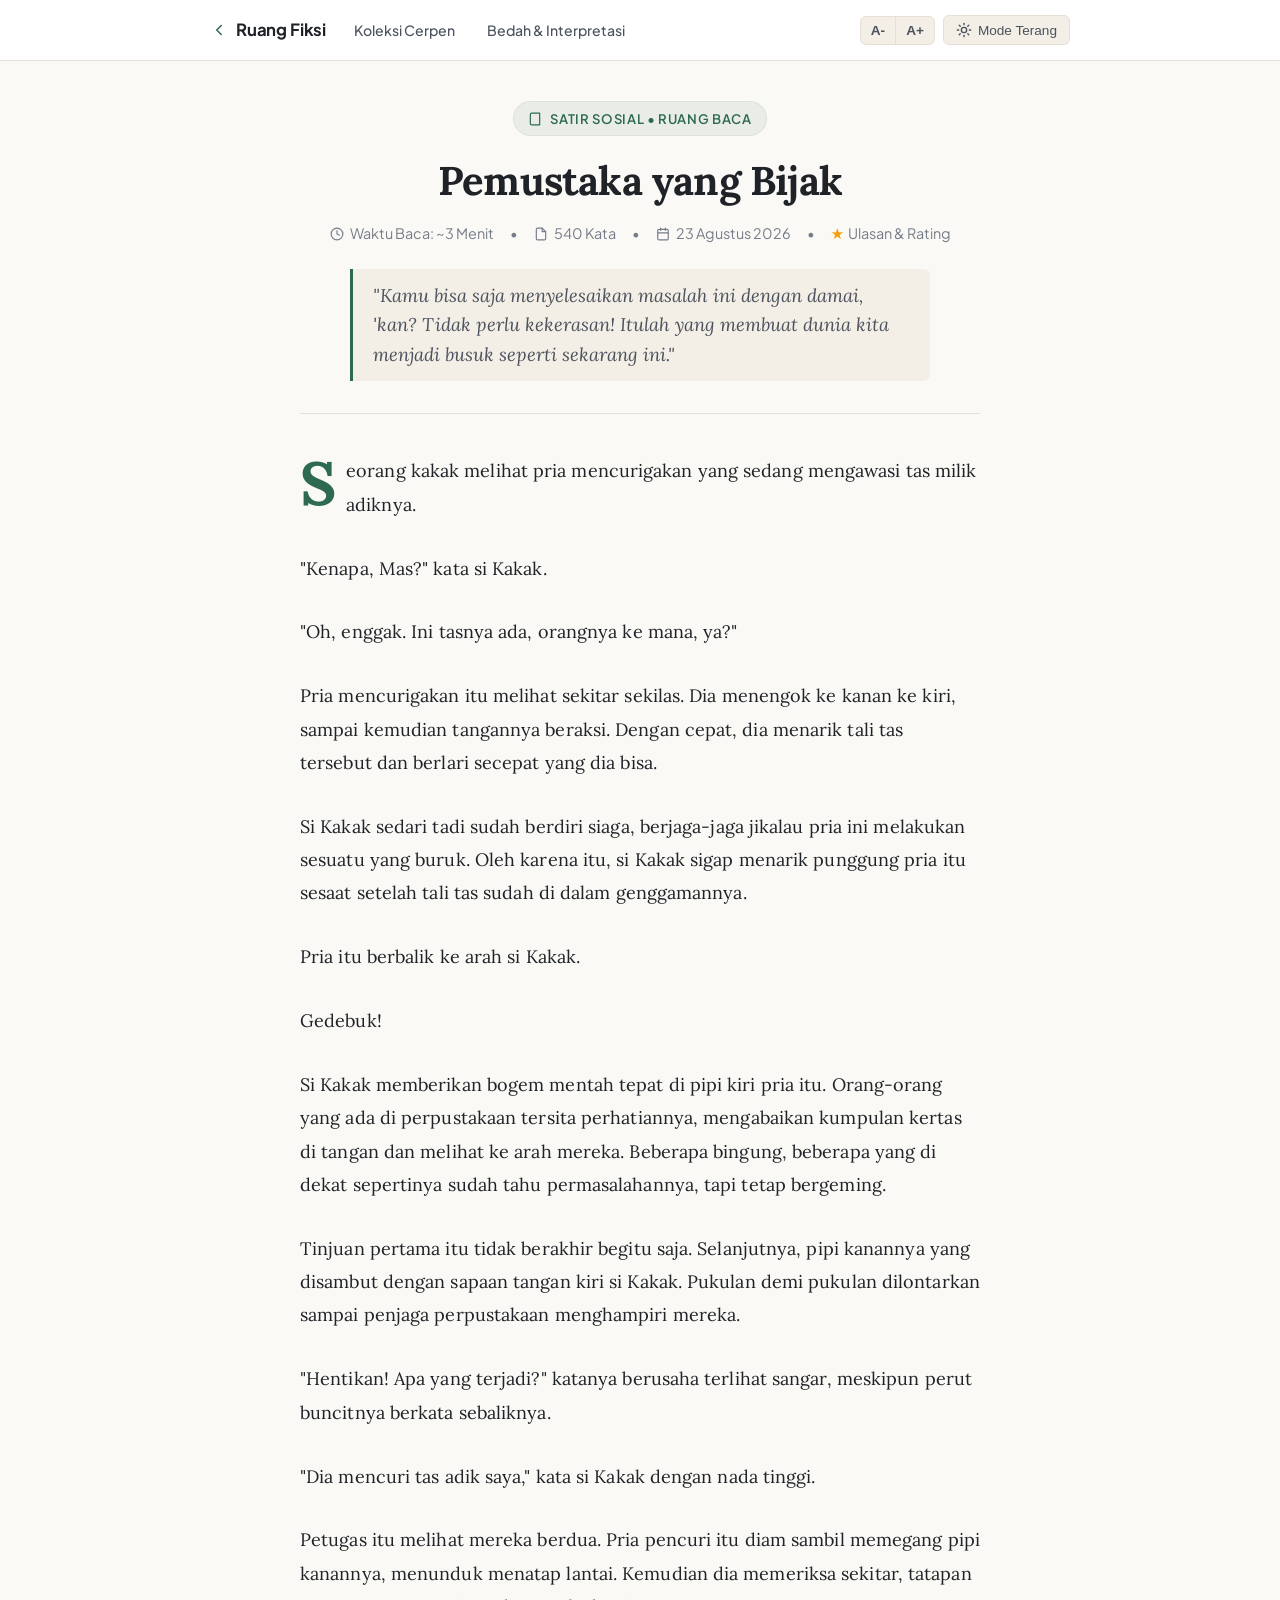
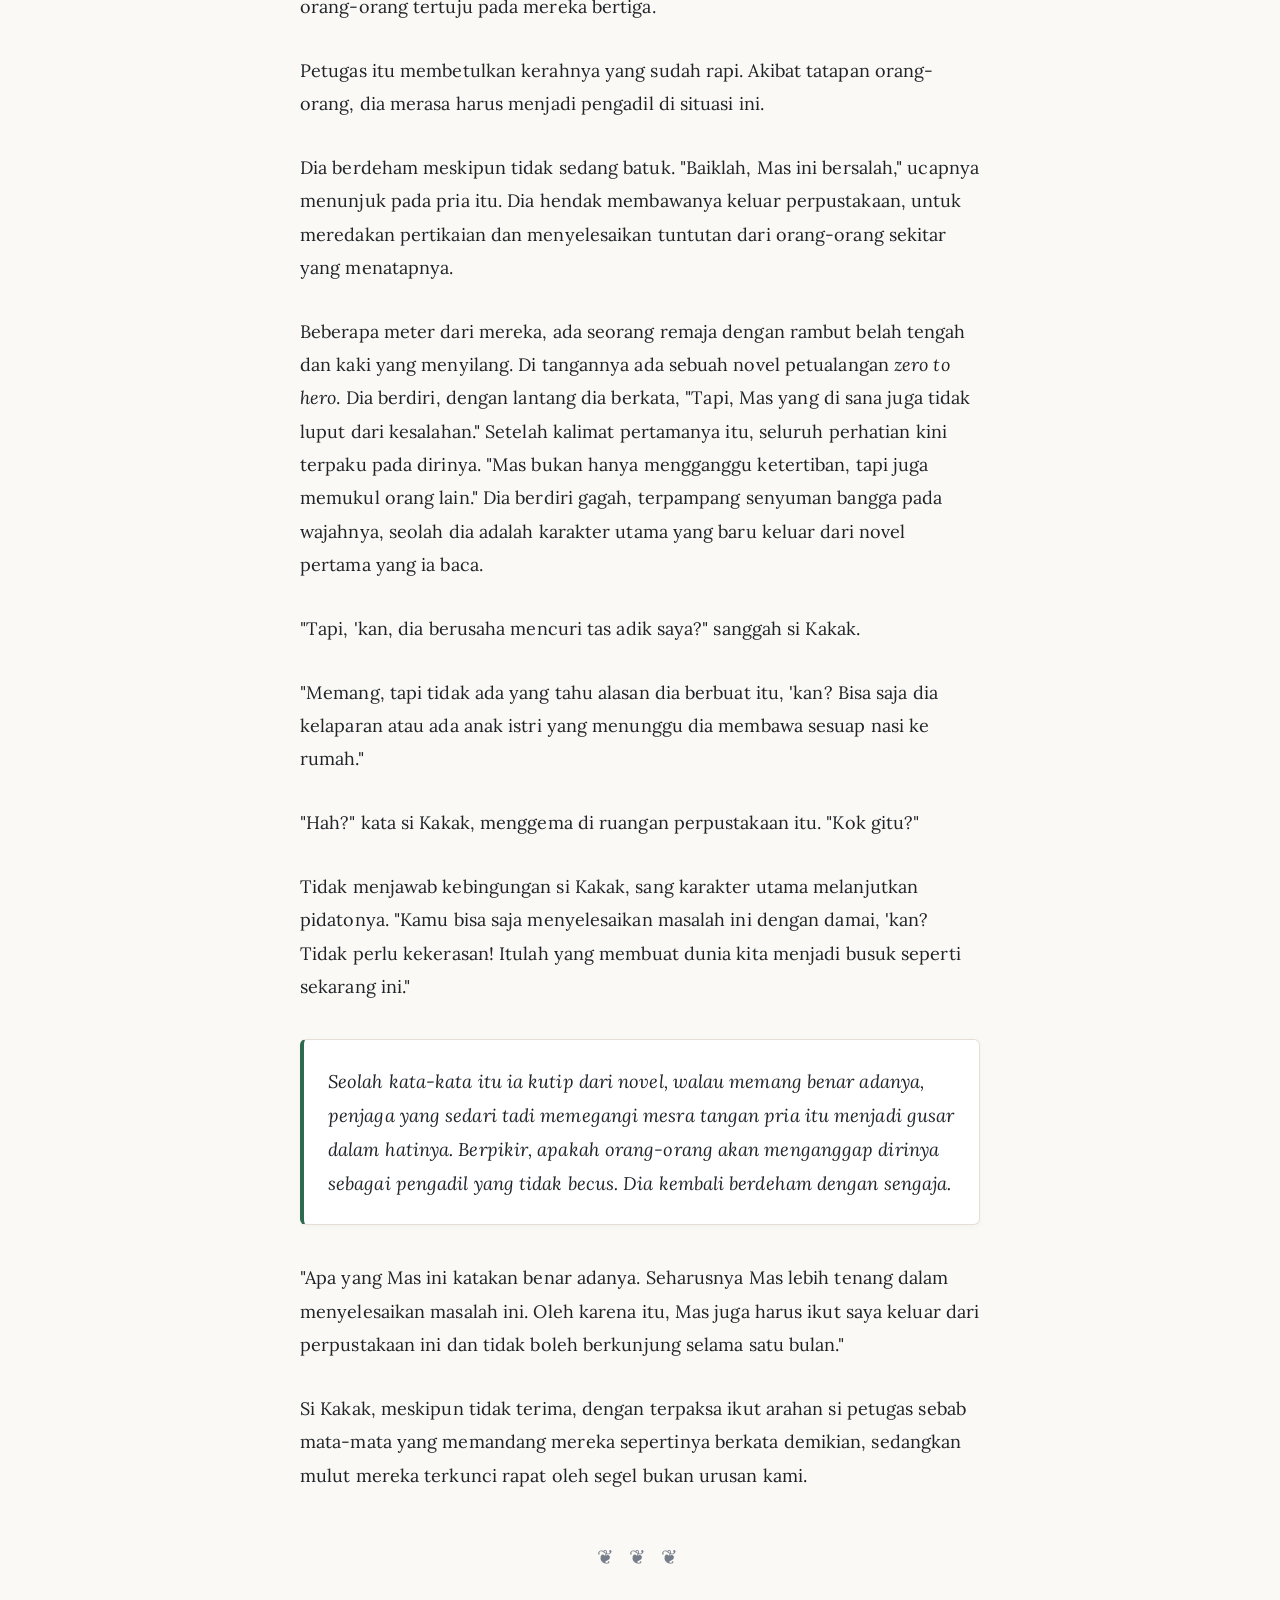
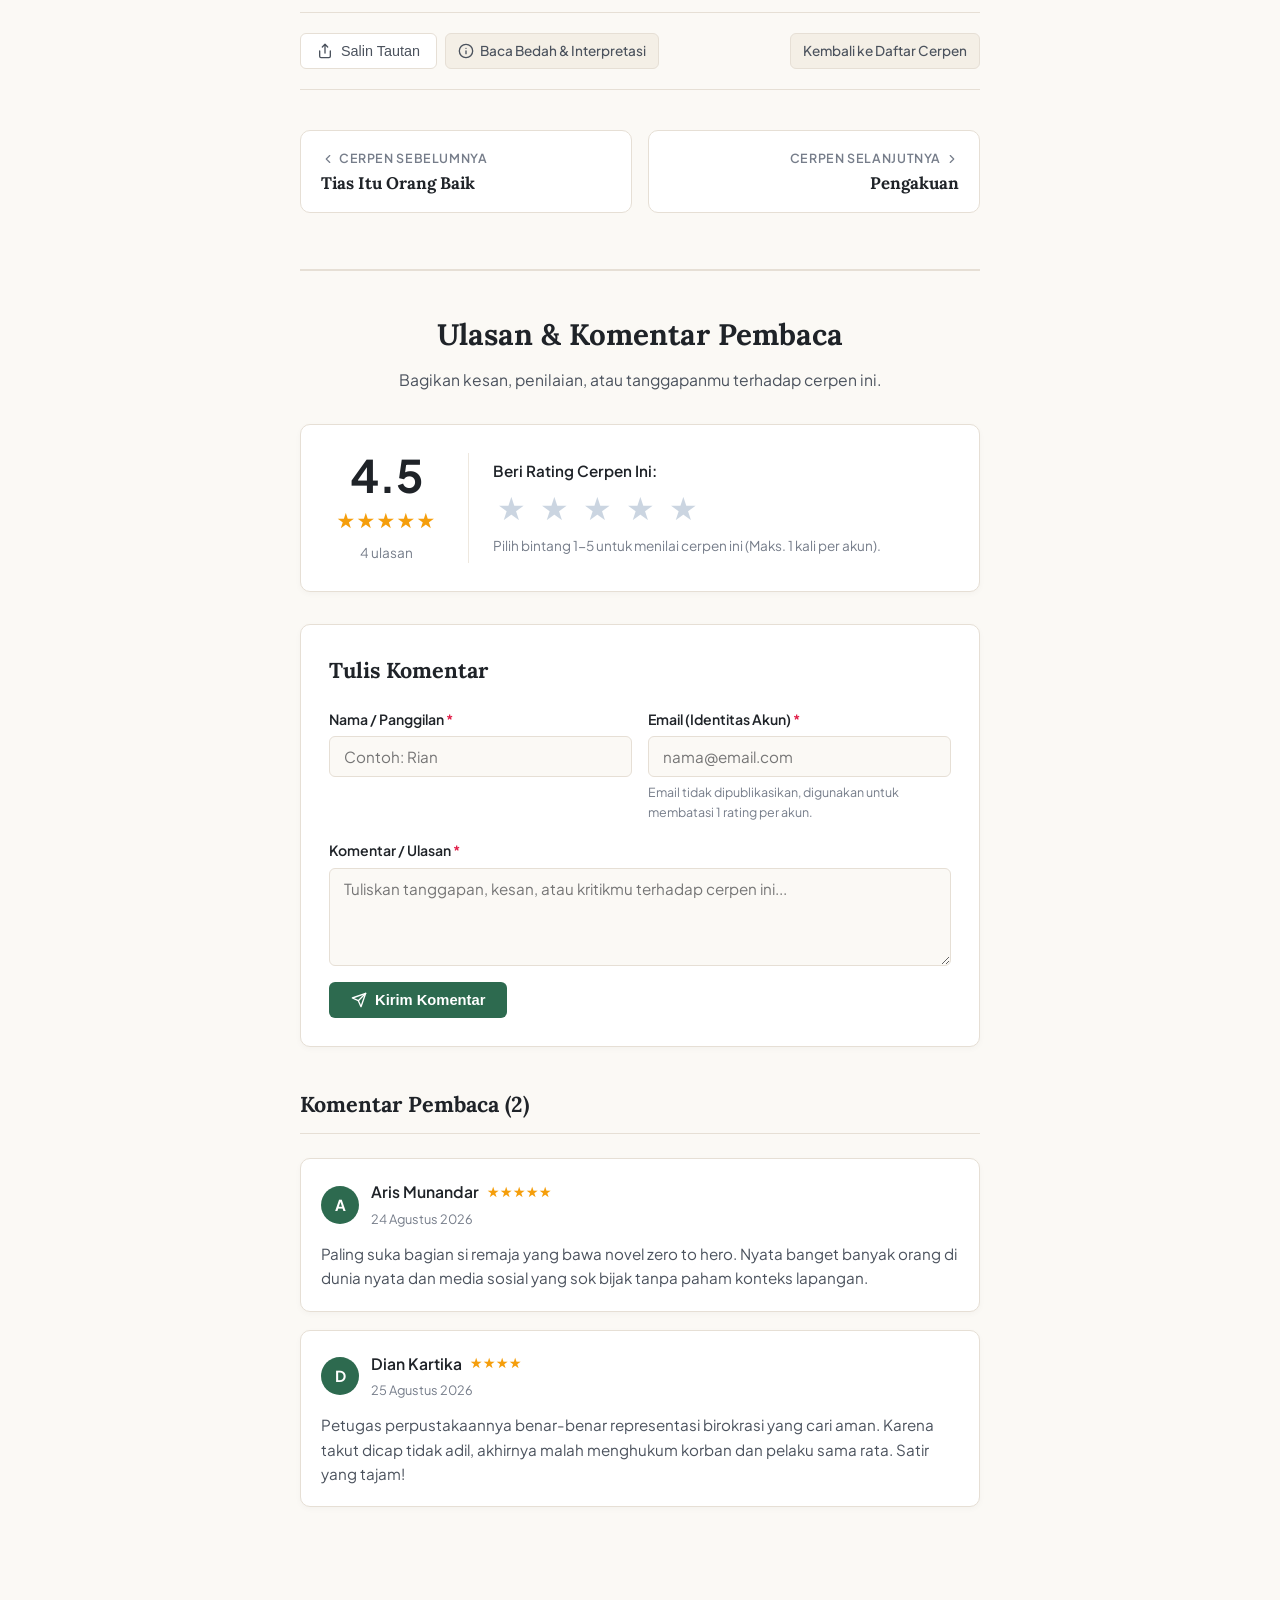
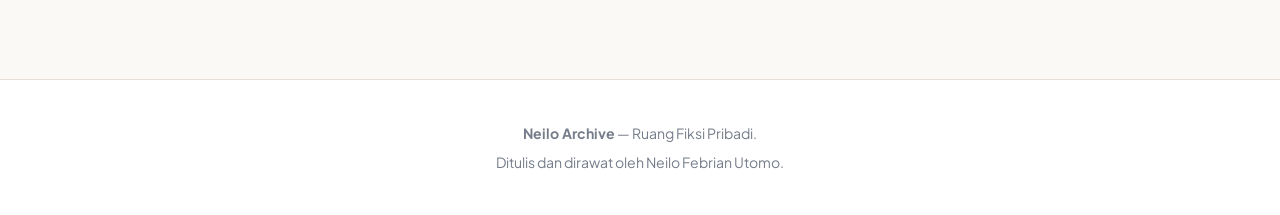
<file: pemustaka-yang-bijak.html>
<!DOCTYPE html>
<html lang="id">
<head>
    <meta charset="UTF-8">
    <meta name="viewport" content="width=device-width, initial-scale=1.0">
    <title>Pemustaka yang Bijak - Neilo Archive</title>
    <meta name="description" content="Cerpen Pemustaka yang Bijak karya Neilo Febrian Utomo. Satir tentang moralitas semu di ruang perpustakaan.">
    
    <!-- Google Fonts: Lora & Plus Jakarta Sans -->
    <link rel="preconnect" href="https://fonts.googleapis.com">
    <link rel="preconnect" href="https://fonts.gstatic.com" crossorigin>
    <link href="https://fonts.googleapis.com/css2?family=Lora:ital,wght@0,400..700;1,400..700&family=Plus+Jakarta+Sans:wght@400;500;600;700&display=swap" rel="stylesheet">
    
    <link rel="stylesheet" href="style.css">
</head>
<body data-story="pemustaka">
    <!-- Indikator Kemajuan Membaca -->
    <div id="reading-progress" aria-hidden="true"></div>

    <!-- Navigasi & Toolbar Mode Baca -->
    <nav class="site-nav" aria-label="Navigasi Halaman">
        <div class="container">
            <div style="display: flex; align-items: center;">
                <a href="index.html" class="nav-brand">
                    <svg width="18" height="18" viewBox="0 0 24 24" fill="none" stroke="currentColor" stroke-width="2" stroke-linecap="round" stroke-linejoin="round"><path d="m15 18-6-6 6-6"/></svg>
                    <span>Ruang Fiksi</span>
                </a>
                <div class="nav-links">
                    <a href="index.html" class="nav-link">Koleksi Cerpen</a>
                    <a href="interpretasi.html" class="nav-link">Bedah & Interpretasi</a>
                </div>
            </div>
            
            <div class="nav-actions">
                <div class="font-size-group" title="Ubah Ukuran Teks">
                    <button id="font-decrease-btn" type="button" aria-label="Kecilkan Teks">A-</button>
                    <button id="font-increase-btn" type="button" aria-label="Besarkan Teks">A+</button>
                </div>
                
                <button id="theme-toggle-btn" class="nav-btn" type="button" aria-label="Ganti Tema">
                    <svg width="16" height="16" viewBox="0 0 24 24" fill="none" stroke="currentColor" stroke-width="2" stroke-linecap="round" stroke-linejoin="round"><circle cx="12" cy="12" r="4"/><path d="M12 2v2"/><path d="M12 20v2"/><path d="m4.93 4.93 1.41 1.41"/><path d="m17.66 17.66 1.41 1.41"/><path d="M2 12h2"/><path d="M20 12h2"/><path d="m6.34 17.66-1.41 1.41"/><path d="m19.07 4.93-1.41 1.41"/></svg>
                    <span class="theme-label">Tema</span>
                </button>
            </div>
        </div>
    </nav>

    <!-- Konten Utama Cerpen -->
    <main class="story-page-wrapper">
        <article>
            <!-- Header Cerpen -->
            <header class="story-hero">
                <div class="story-theme-badge">
                    <svg width="14" height="14" viewBox="0 0 24 24" fill="none" stroke="currentColor" stroke-width="2" stroke-linecap="round" stroke-linejoin="round"><path d="M4 19.5v-15A2.5 2.5 0 0 1 6.5 2H20v20H6.5a2.5 2.5 0 0 1-2.5-2.5Z"/></svg>
                    Satir Sosial • Ruang Baca
                </div>
                
                <h1 class="story-title">Pemustaka yang Bijak</h1>
                
                <div class="story-meta-row">
                    <span class="story-meta-item">
                        <svg width="14" height="14" viewBox="0 0 24 24" fill="none" stroke="currentColor" stroke-width="2" stroke-linecap="round" stroke-linejoin="round"><circle cx="12" cy="12" r="10"/><polyline points="12 6 12 12 16 14"/></svg>
                        Waktu Baca: ~3 Menit
                    </span>
                    <span>•</span>
                    <span class="story-meta-item">
                        <svg width="14" height="14" viewBox="0 0 24 24" fill="none" stroke="currentColor" stroke-width="2" stroke-linecap="round" stroke-linejoin="round"><path d="M14 2H6a2 2 0 0 0-2 2v16a2 2 0 0 0 2 2h12a2 2 0 0 0 2-2V8z"/><polyline points="14 2 14 8 20 8"/></svg>
                        540 Kata
                    </span>
                    <span>•</span>
                    <span class="story-meta-item">
                        <svg width="14" height="14" viewBox="0 0 24 24" fill="none" stroke="currentColor" stroke-width="2" stroke-linecap="round" stroke-linejoin="round"><rect width="18" height="18" x="3" y="4" rx="2" ry="2"/><line x1="16" x2="16" y1="2" y2="6"/><line x1="8" x2="8" y1="2" y2="6"/><line x1="3" x2="21" y1="10" y2="10"/></svg>
                        23 Agustus 2026
                    </span>
                    <span>•</span>
                    <span class="story-meta-item">
                        <a href="#kolom-komentar" style="color: inherit; text-decoration: none; display: inline-flex; align-items: center; gap: 4px;">
                            <span style="color: #f59e0b;">★</span>
                            <span>Ulasan & Rating</span>
                        </a>
                    </span>
                </div>
                
                <blockquote class="story-teaser-quote">
                    "Kamu bisa saja menyelesaikan masalah ini dengan damai, 'kan? Tidak perlu kekerasan! Itulah yang membuat dunia kita menjadi busuk seperti sekarang ini."
                </blockquote>
            </header>

            <!-- Isi Teks Cerpen -->
            <div class="cerpen-content">
                <p><span class="dropcap">S</span>eorang kakak melihat pria mencurigakan yang sedang mengawasi tas milik adiknya.</p>
                <p>"Kenapa, Mas?" kata si Kakak.</p>
                <p>"Oh, enggak. Ini tasnya ada, orangnya ke mana, ya?"</p>
                <p>Pria mencurigakan itu melihat sekitar sekilas. Dia menengok ke kanan ke kiri, sampai kemudian tangannya beraksi. Dengan cepat, dia menarik tali tas tersebut dan berlari secepat yang dia bisa.</p>
                <p>Si Kakak sedari tadi sudah berdiri siaga, berjaga-jaga jikalau pria ini melakukan sesuatu yang buruk. Oleh karena itu, si Kakak sigap menarik punggung pria itu sesaat setelah tali tas sudah di dalam genggamannya.</p>
                <p>Pria itu berbalik ke arah si Kakak.</p>
                <p>Gedebuk!</p>
                <p>Si Kakak memberikan bogem mentah tepat di pipi kiri pria itu. Orang-orang yang ada di perpustakaan tersita perhatiannya, mengabaikan kumpulan kertas di tangan dan melihat ke arah mereka. Beberapa bingung, beberapa yang di dekat sepertinya sudah tahu permasalahannya, tapi tetap bergeming.</p>
                <p>Tinjuan pertama itu tidak berakhir begitu saja. Selanjutnya, pipi kanannya yang disambut dengan sapaan tangan kiri si Kakak. Pukulan demi pukulan dilontarkan sampai penjaga perpustakaan menghampiri mereka.</p>
                <p>"Hentikan! Apa yang terjadi?" katanya berusaha terlihat sangar, meskipun perut buncitnya berkata sebaliknya.</p>
                <p>"Dia mencuri tas adik saya," kata si Kakak dengan nada tinggi.</p>
                <p>Petugas itu melihat mereka berdua. Pria pencuri itu diam sambil memegang pipi kanannya, menunduk menatap lantai. Kemudian dia memeriksa sekitar, tatapan orang-orang tertuju pada mereka bertiga.</p>
                <p>Petugas itu membetulkan kerahnya yang sudah rapi. Akibat tatapan orang-orang, dia merasa harus menjadi pengadil di situasi ini.</p>
                <p>Dia berdeham meskipun tidak sedang batuk. "Baiklah, Mas ini bersalah," ucapnya menunjuk pada pria itu. Dia hendak membawanya keluar perpustakaan, untuk meredakan pertikaian dan menyelesaikan tuntutan dari orang-orang sekitar yang menatapnya.</p>
                <p>Beberapa meter dari mereka, ada seorang remaja dengan rambut belah tengah dan kaki yang menyilang. Di tangannya ada sebuah novel petualangan <em>zero to hero</em>. Dia berdiri, dengan lantang dia berkata, "Tapi, Mas yang di sana juga tidak luput dari kesalahan." Setelah kalimat pertamanya itu, seluruh perhatian kini terpaku pada dirinya. "Mas bukan hanya mengganggu ketertiban, tapi juga memukul orang lain." Dia berdiri gagah, terpampang senyuman bangga pada wajahnya, seolah dia adalah karakter utama yang baru keluar dari novel pertama yang ia baca.</p>
                <p>"Tapi, 'kan, dia berusaha mencuri tas adik saya?" sanggah si Kakak.</p>
                <p>"Memang, tapi tidak ada yang tahu alasan dia berbuat itu, 'kan? Bisa saja dia kelaparan atau ada anak istri yang menunggu dia membawa sesuap nasi ke rumah."</p>
                <p>"Hah?" kata si Kakak, menggema di ruangan perpustakaan itu. "Kok gitu?"</p>
                <p>Tidak menjawab kebingungan si Kakak, sang karakter utama melanjutkan pidatonya. "Kamu bisa saja menyelesaikan masalah ini dengan damai, 'kan? Tidak perlu kekerasan! Itulah yang membuat dunia kita menjadi busuk seperti sekarang ini."</p>
                
                <div class="story-highlight-box">
                    <p>Seolah kata-kata itu ia kutip dari novel, walau memang benar adanya, penjaga yang sedari tadi memegangi mesra tangan pria itu menjadi gusar dalam hatinya. Berpikir, apakah orang-orang akan menganggap dirinya sebagai pengadil yang tidak becus. Dia kembali berdeham dengan sengaja.</p>
                </div>

                <p>"Apa yang Mas ini katakan benar adanya. Seharusnya Mas lebih tenang dalam menyelesaikan masalah ini. Oleh karena itu, Mas juga harus ikut saya keluar dari perpustakaan ini dan tidak boleh berkunjung selama satu bulan."</p>
                <p>Si Kakak, meskipun tidak terima, dengan terpaksa ikut arahan si petugas sebab mata-mata yang memandang mereka sepertinya berkata demikian, sedangkan mulut mereka terkunci rapat oleh segel bukan urusan kami.</p>
            </div>

            <div class="story-end-marker" aria-hidden="true">❦ ❦ ❦</div>

            <!-- Bar Interaksi -->
            <div class="story-interaction-bar">
                <div style="display: flex; gap: 8px; flex-wrap: wrap;">
                    <button class="btn-share-link" type="button">
                        <svg width="16" height="16" viewBox="0 0 24 24" fill="none" stroke="currentColor" stroke-width="2" stroke-linecap="round" stroke-linejoin="round"><path d="M4 12v8a2 2 0 0 0 2 2h12a2 2 0 0 0 2-2v-8"/><polyline points="16 6 12 2 8 6"/><line x1="12" x2="12" y1="2" y2="15"/></svg>
                        Salin Tautan
                    </button>
                    <a href="interpretasi.html#esai-pemustaka" class="nav-btn" title="Baca analisis dan interpretasi cerpen ini">
                        <svg width="16" height="16" viewBox="0 0 24 24" fill="none" stroke="currentColor" stroke-width="2" stroke-linecap="round" stroke-linejoin="round"><circle cx="12" cy="12" r="10"/><path d="M12 16v-4"/><path d="M12 8h.01"/></svg>
                        Baca Bedah & Interpretasi
                    </a>
                </div>
                <a href="index.html" class="nav-btn">Kembali ke Daftar Cerpen</a>
            </div>

            <!-- Navigasi Cerita Sebelumnya & Selanjutnya -->
            <nav class="story-nav-grid" aria-label="Navigasi Cerita">
                <a href="tias-itu-orang-baik.html" class="nav-card prev">
                    <span class="nav-card-label">
                        <svg width="14" height="14" viewBox="0 0 24 24" fill="none" stroke="currentColor" stroke-width="2" stroke-linecap="round" stroke-linejoin="round"><path d="m15 18-6-6 6-6"/></svg>
                        Cerpen Sebelumnya
                    </span>
                    <span class="nav-card-title">Tias Itu Orang Baik</span>
                </a>
                
                <a href="pengakuan.html" class="nav-card next">
                    <span class="nav-card-label">
                        Cerpen Selanjutnya
                        <svg width="14" height="14" viewBox="0 0 24 24" fill="none" stroke="currentColor" stroke-width="2" stroke-linecap="round" stroke-linejoin="round"><path d="m9 18 6-6-6-6"/></svg>
                    </span>
                    <span class="nav-card-title">Pengakuan</span>
                </a>
            </nav>

            <!-- Kolom Rating Bintang & Komentar Pembaca -->
            <section class="story-feedback-section" data-story-id="pemustaka-yang-bijak" id="kolom-komentar" aria-label="Rating dan Komentar Pembaca">
                <div class="feedback-header">
                    <h2>Ulasan & Komentar Pembaca</h2>
                    <p>Bagikan kesan, penilaian, atau tanggapanmu terhadap cerpen ini.</p>
                </div>

                <!-- Kartu Ringkasan & Form Rating Bintang 1-5 -->
                <div class="rating-card">
                    <div class="rating-overview">
                        <div class="rating-average">
                            <span class="rating-score" id="rating-average-score">0.0</span>
                            <div class="stars-display" id="rating-average-stars" aria-hidden="true">★★★★★</div>
                            <span class="rating-count" id="rating-total-count">0 ulasan</span>
                        </div>
                        
                        <div class="rating-action-box">
                            <span class="rating-action-title">Beri Rating Cerpen Ini:</span>
                            <div class="star-rating-widget" id="star-rating-widget" role="radiogroup" aria-label="Beri rating bintang 1 sampai 5">
                                <button type="button" class="star-btn" data-value="1" aria-label="1 Bintang">★</button>
                                <button type="button" class="star-btn" data-value="2" aria-label="2 Bintang">★</button>
                                <button type="button" class="star-btn" data-value="3" aria-label="3 Bintang">★</button>
                                <button type="button" class="star-btn" data-value="4" aria-label="4 Bintang">★</button>
                                <button type="button" class="star-btn" data-value="5" aria-label="5 Bintang">★</button>
                            </div>
                            <div class="rating-status-message" id="rating-status-message"></div>
                        </div>
                    </div>
                </div>

                <!-- Form Tambah Komentar -->
                <div class="comment-form-card">
                    <h3>Tulis Komentar</h3>
                    <form id="comment-form" class="comment-form" novalidate>
                        <div class="form-row">
                            <div class="form-group">
                                <label for="comment-author-name">Nama / Panggilan <span class="required">*</span></label>
                                <input type="text" id="comment-author-name" required placeholder="Contoh: Rian" maxlength="50">
                            </div>
                            <div class="form-group">
                                <label for="comment-author-email">Email (Identitas Akun) <span class="required">*</span></label>
                                <input type="email" id="comment-author-email" required placeholder="nama@email.com">
                                <small class="form-hint">Email tidak dipublikasikan, digunakan untuk membatasi 1 rating per akun.</small>
                            </div>
                        </div>
                        <div class="form-group">
                            <label for="comment-body">Komentar / Ulasan <span class="required">*</span></label>
                            <textarea id="comment-body" required rows="4" placeholder="Tuliskan tanggapan, kesan, atau kritikmu terhadap cerpen ini..." maxlength="1000"></textarea>
                        </div>
                        <div class="form-actions">
                            <button type="submit" class="btn-submit-comment">
                                <svg width="16" height="16" viewBox="0 0 24 24" fill="none" stroke="currentColor" stroke-width="2" stroke-linecap="round" stroke-linejoin="round"><line x1="22" y1="2" x2="11" y2="13"/><polygon points="22 2 15 22 11 13 2 9 22 2"/></svg>
                                Kirim Komentar
                            </button>
                        </div>
                    </form>
                </div>

                <!-- Daftar Komentar Pembaca -->
                <div class="comments-list-wrapper">
                    <div class="comments-list-header">
                        <h3>Komentar Pembaca (<span id="comments-count">0</span>)</h3>
                    </div>
                    <div id="comments-container" class="comments-container">
                        <!-- Komentar akan dimuat secara dinamis oleh JavaScript -->
                    </div>
                </div>
            </section>
        </article>
    </main>

    <!-- Footer -->
    <footer class="site-footer">
        <div class="container">
            <p><strong>Neilo Archive</strong> — Ruang Fiksi Pribadi.</p>
            <p>Ditulis dan dirawat oleh Neilo Febrian Utomo.</p>
        </div>
    </footer>

    <script src="main.js"></script>
</body>
</html>
</file>
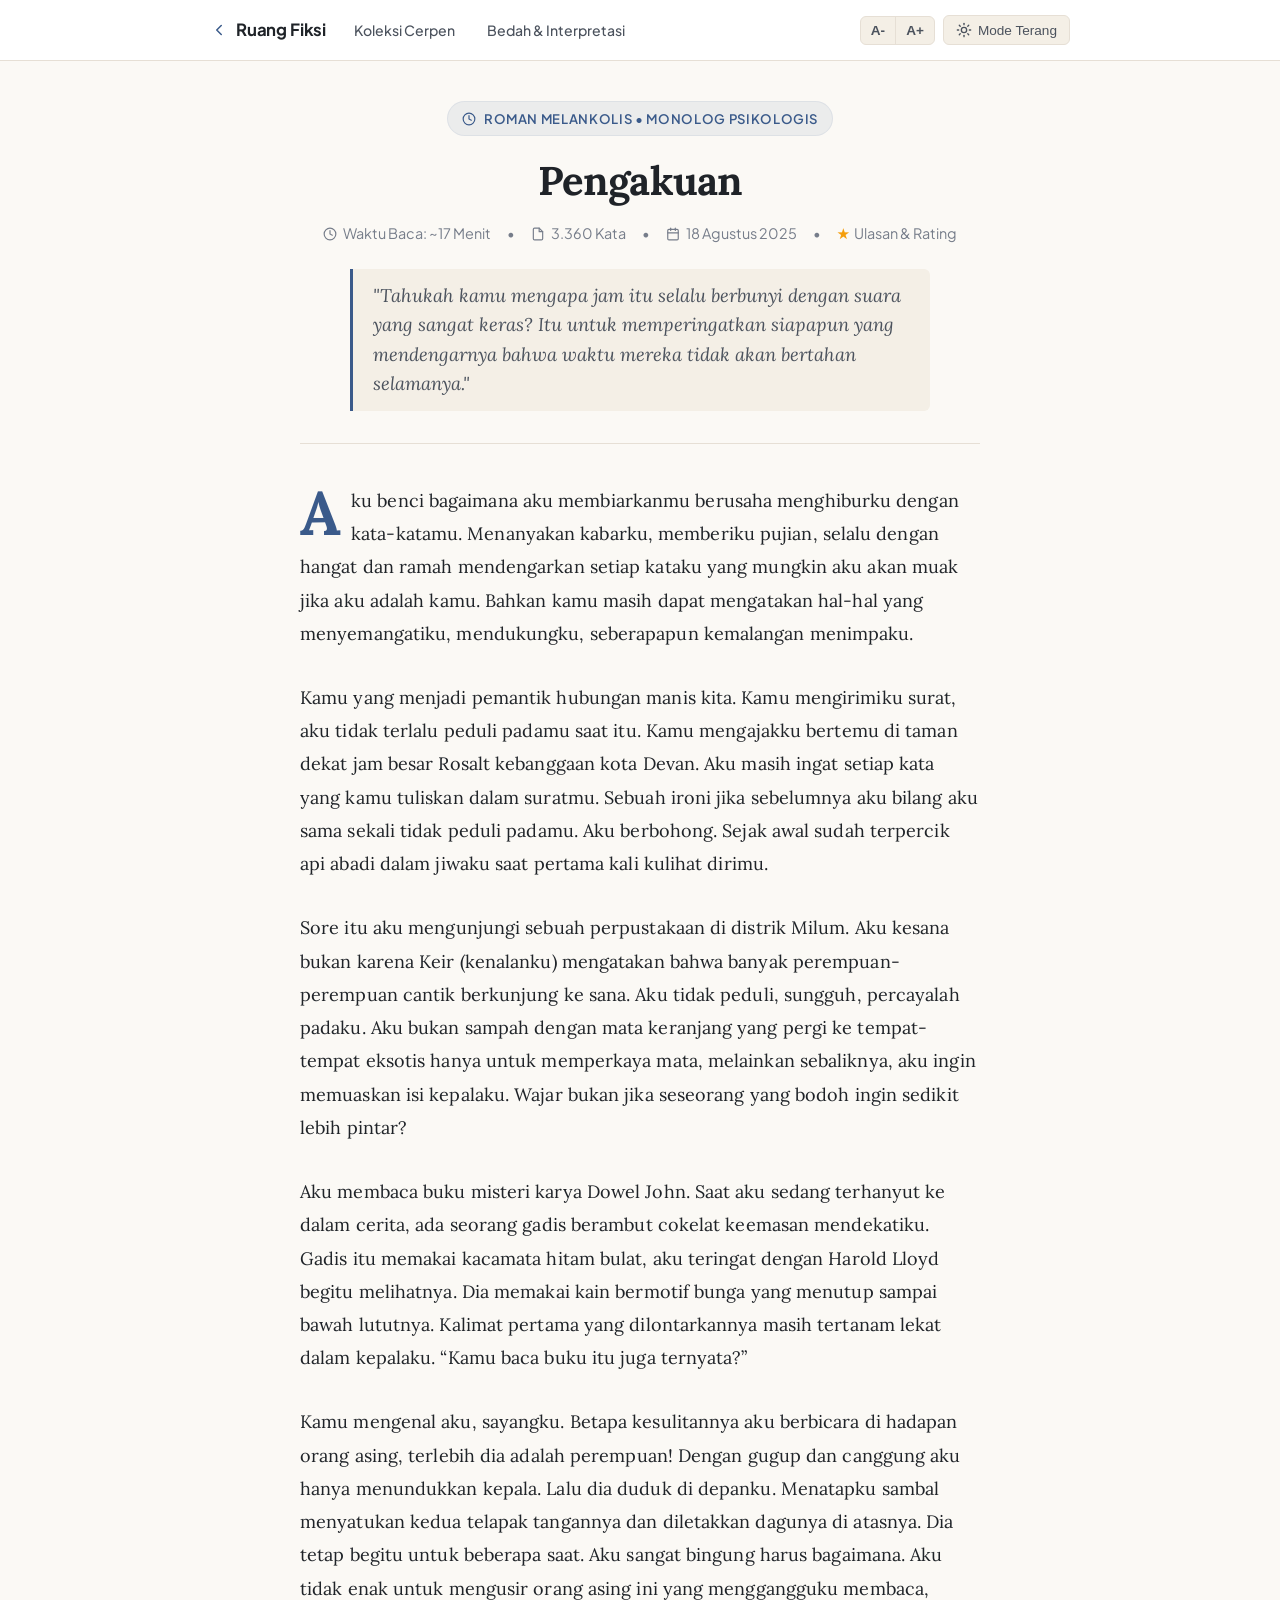
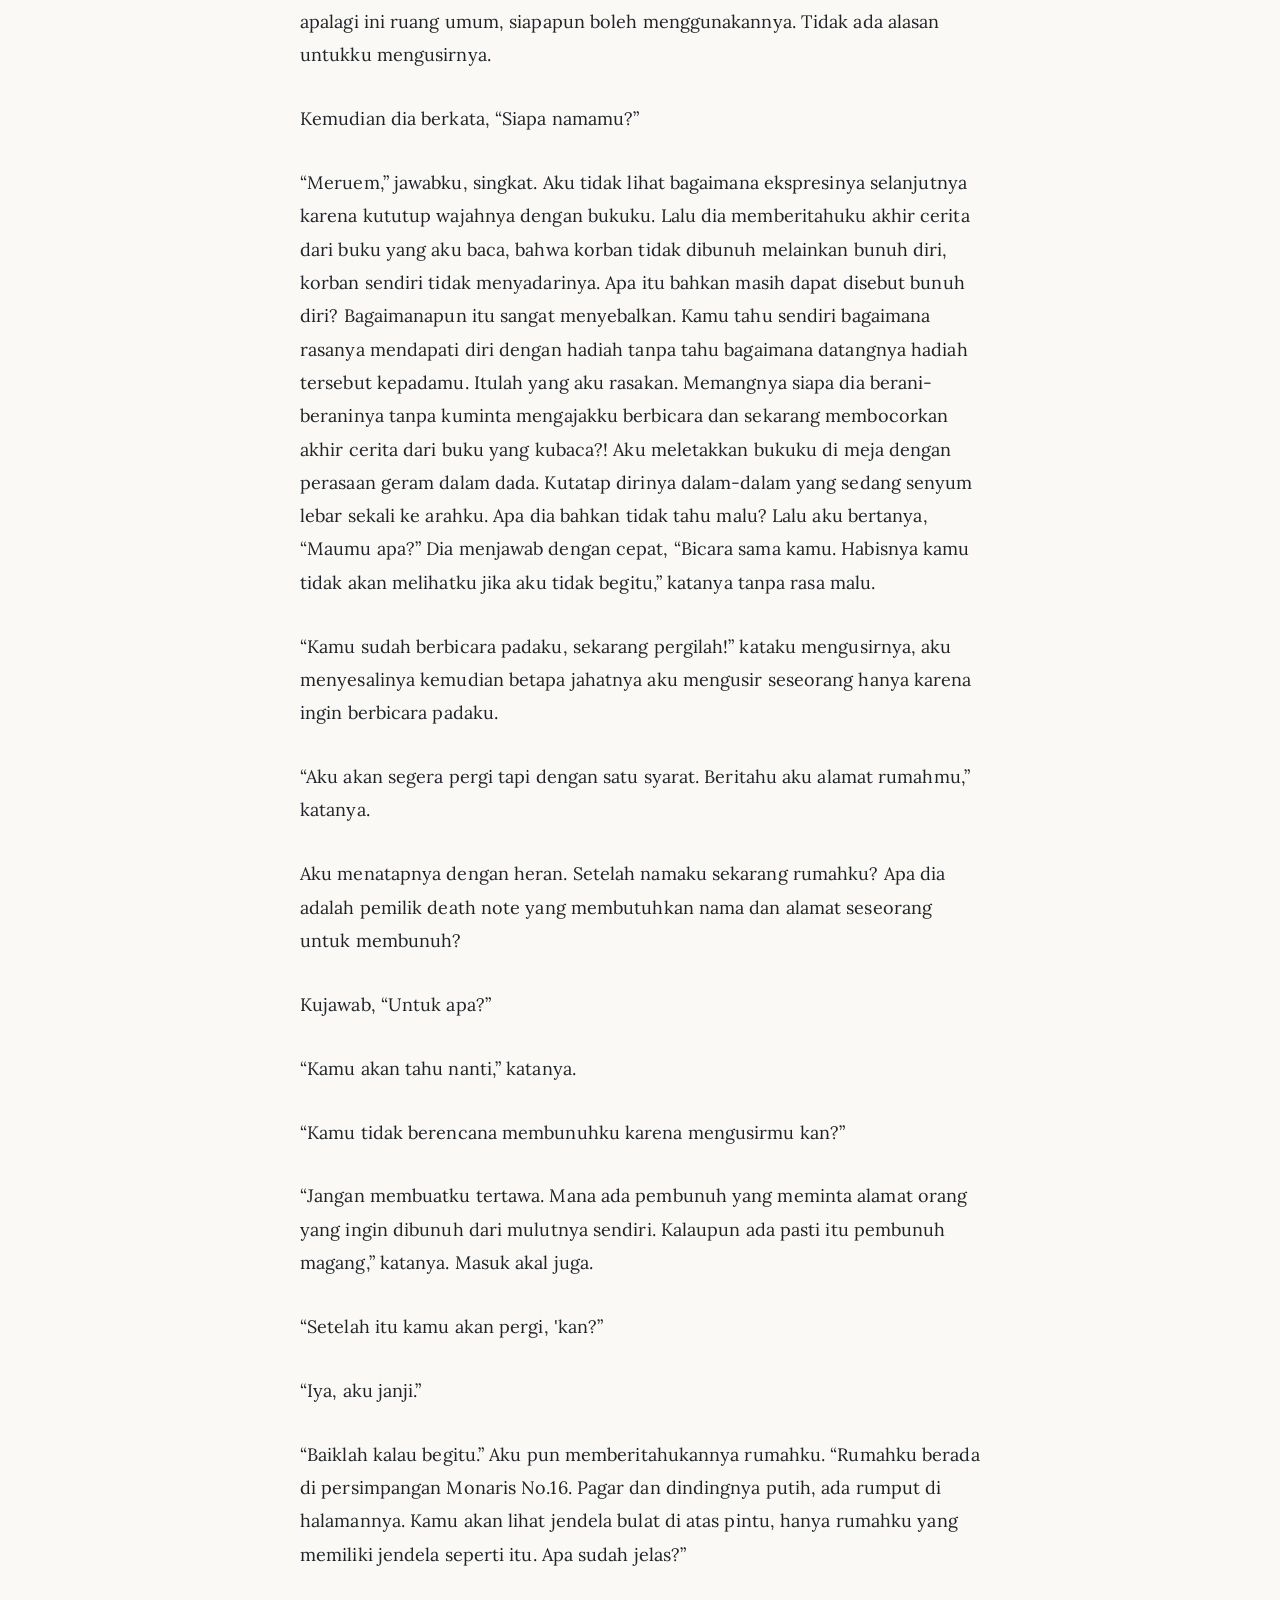
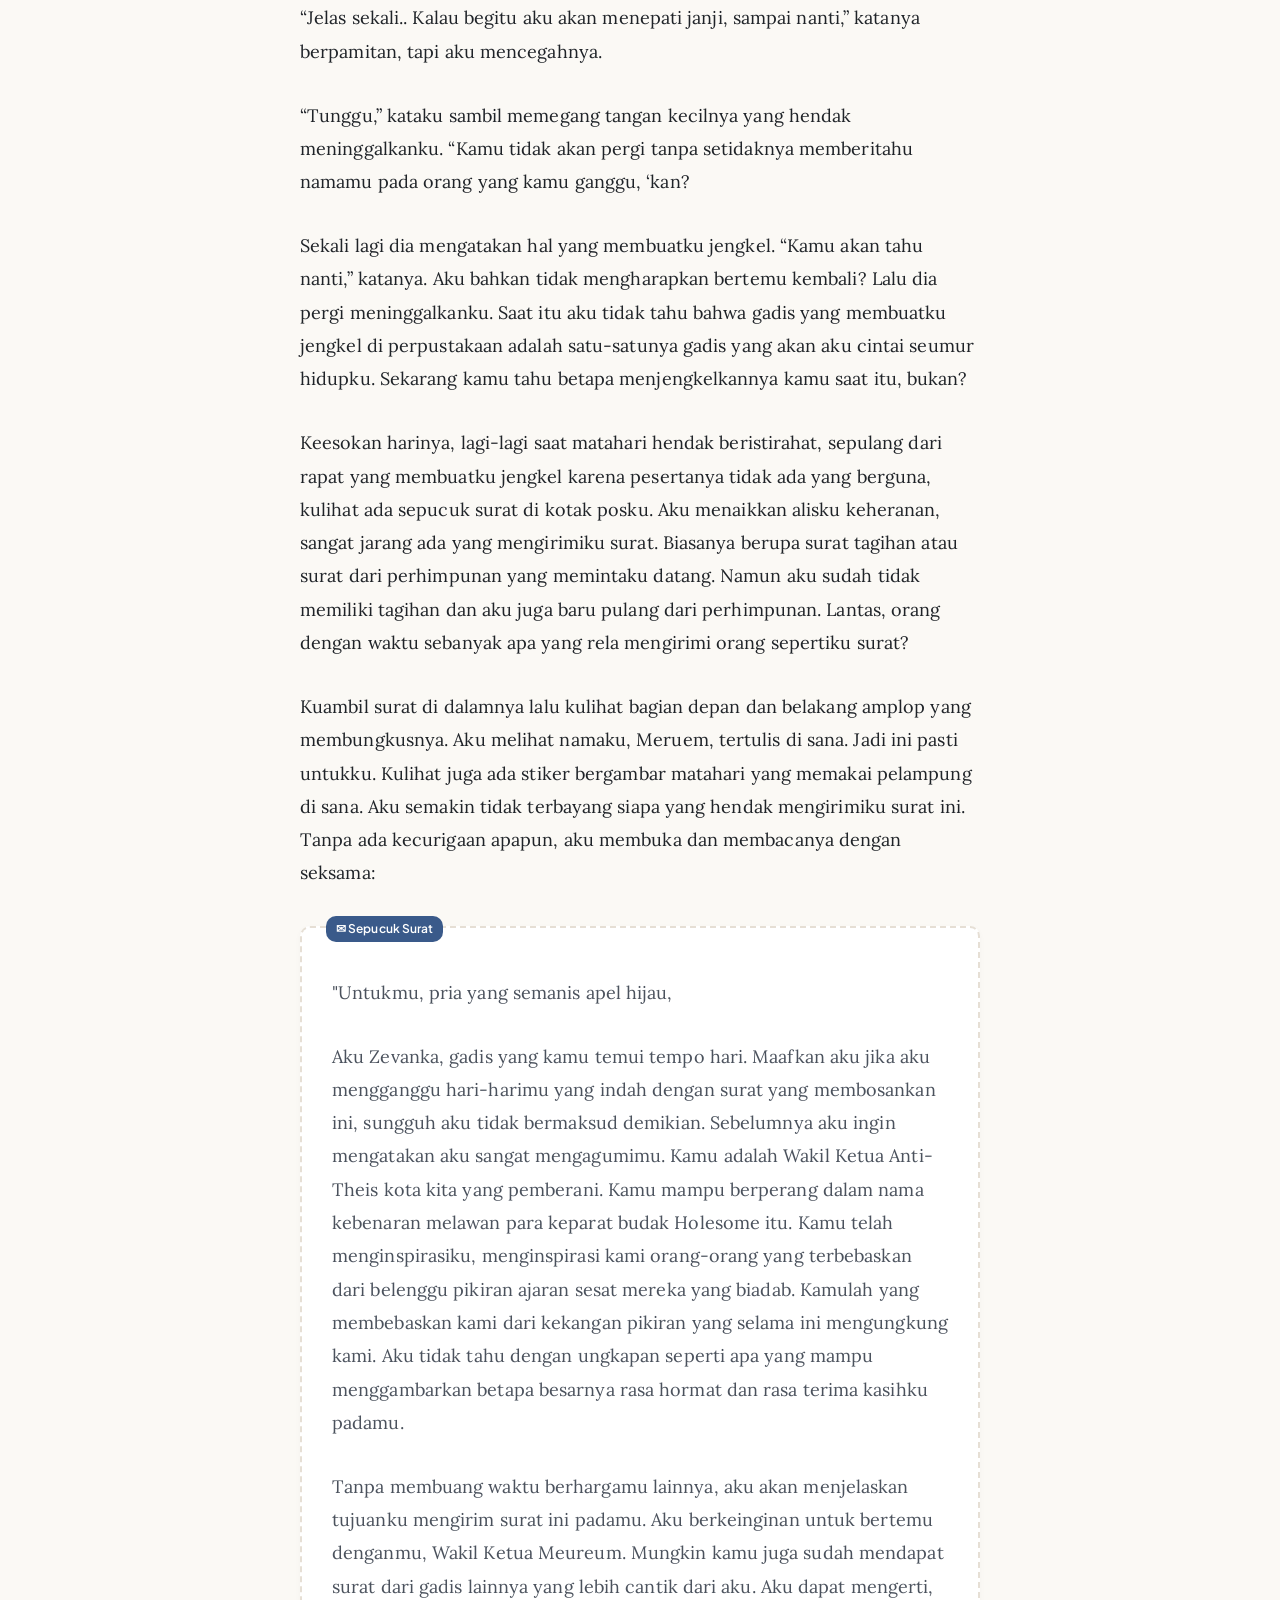
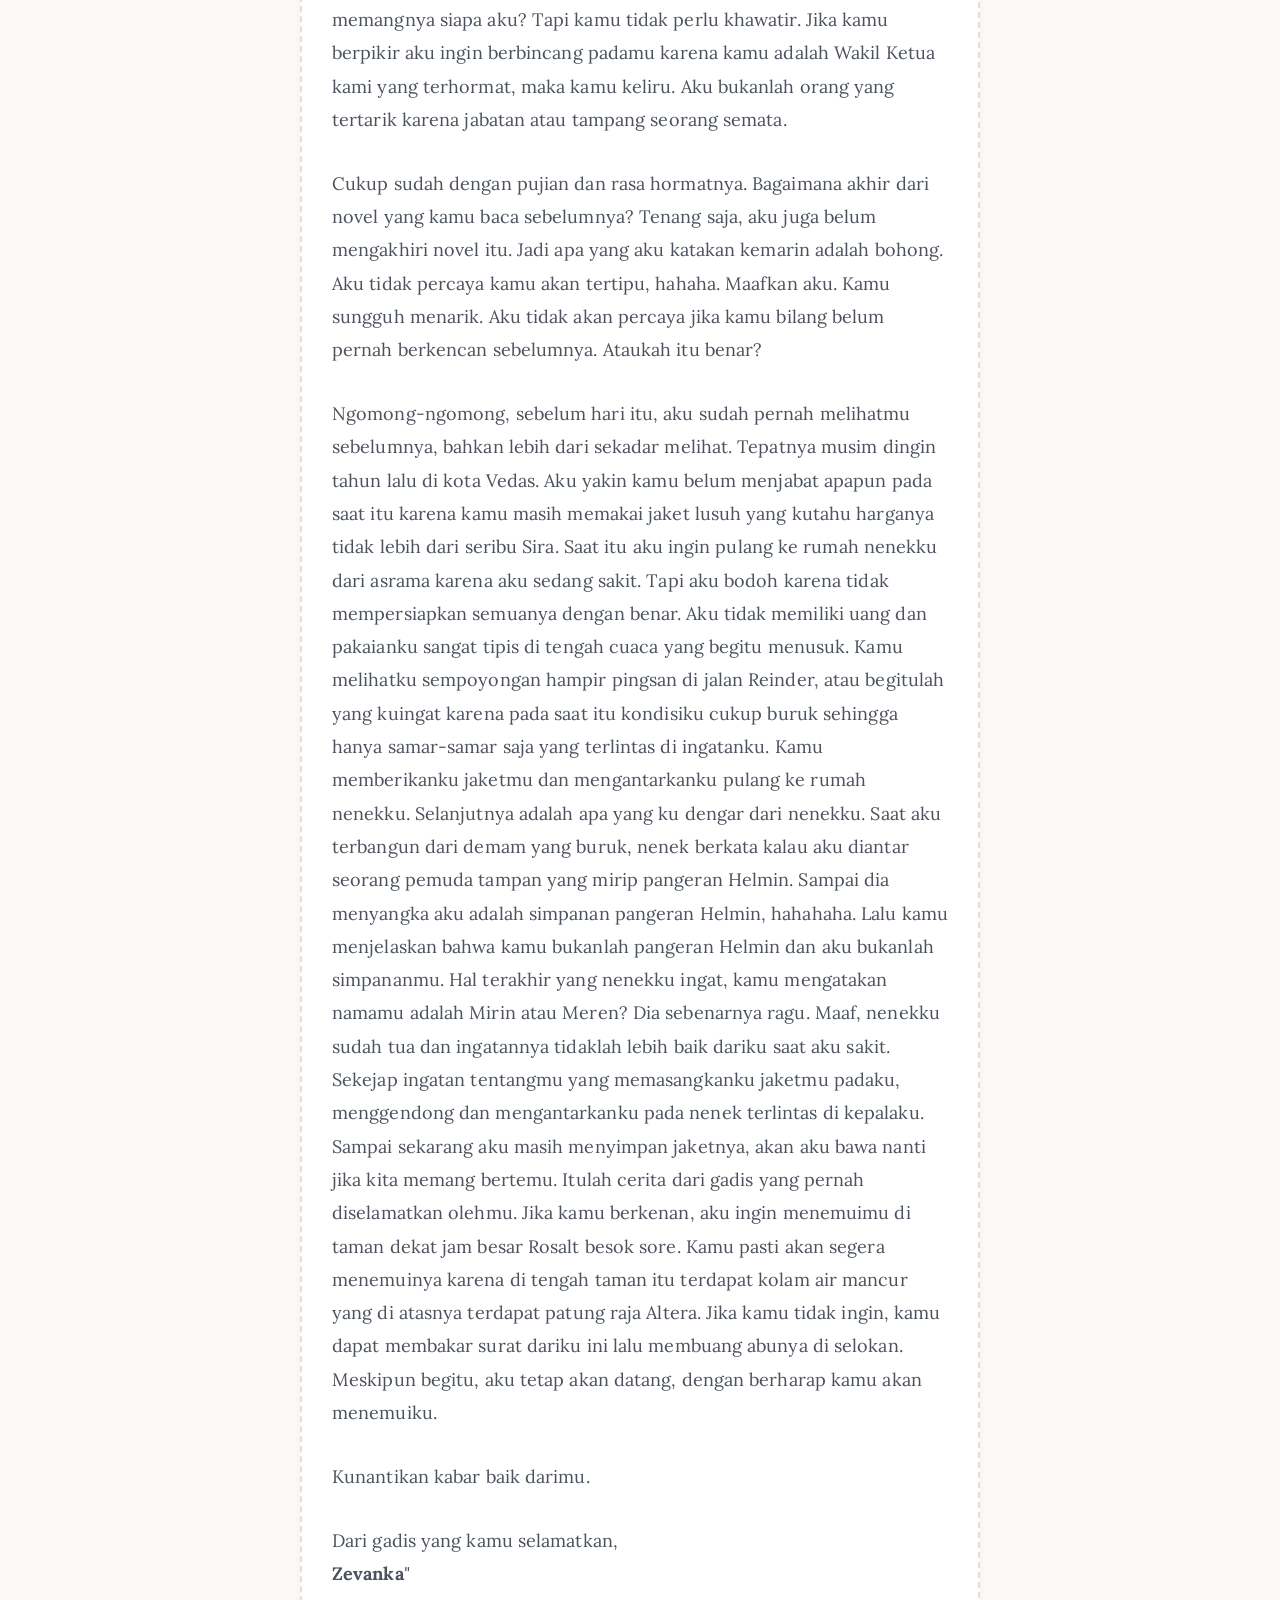
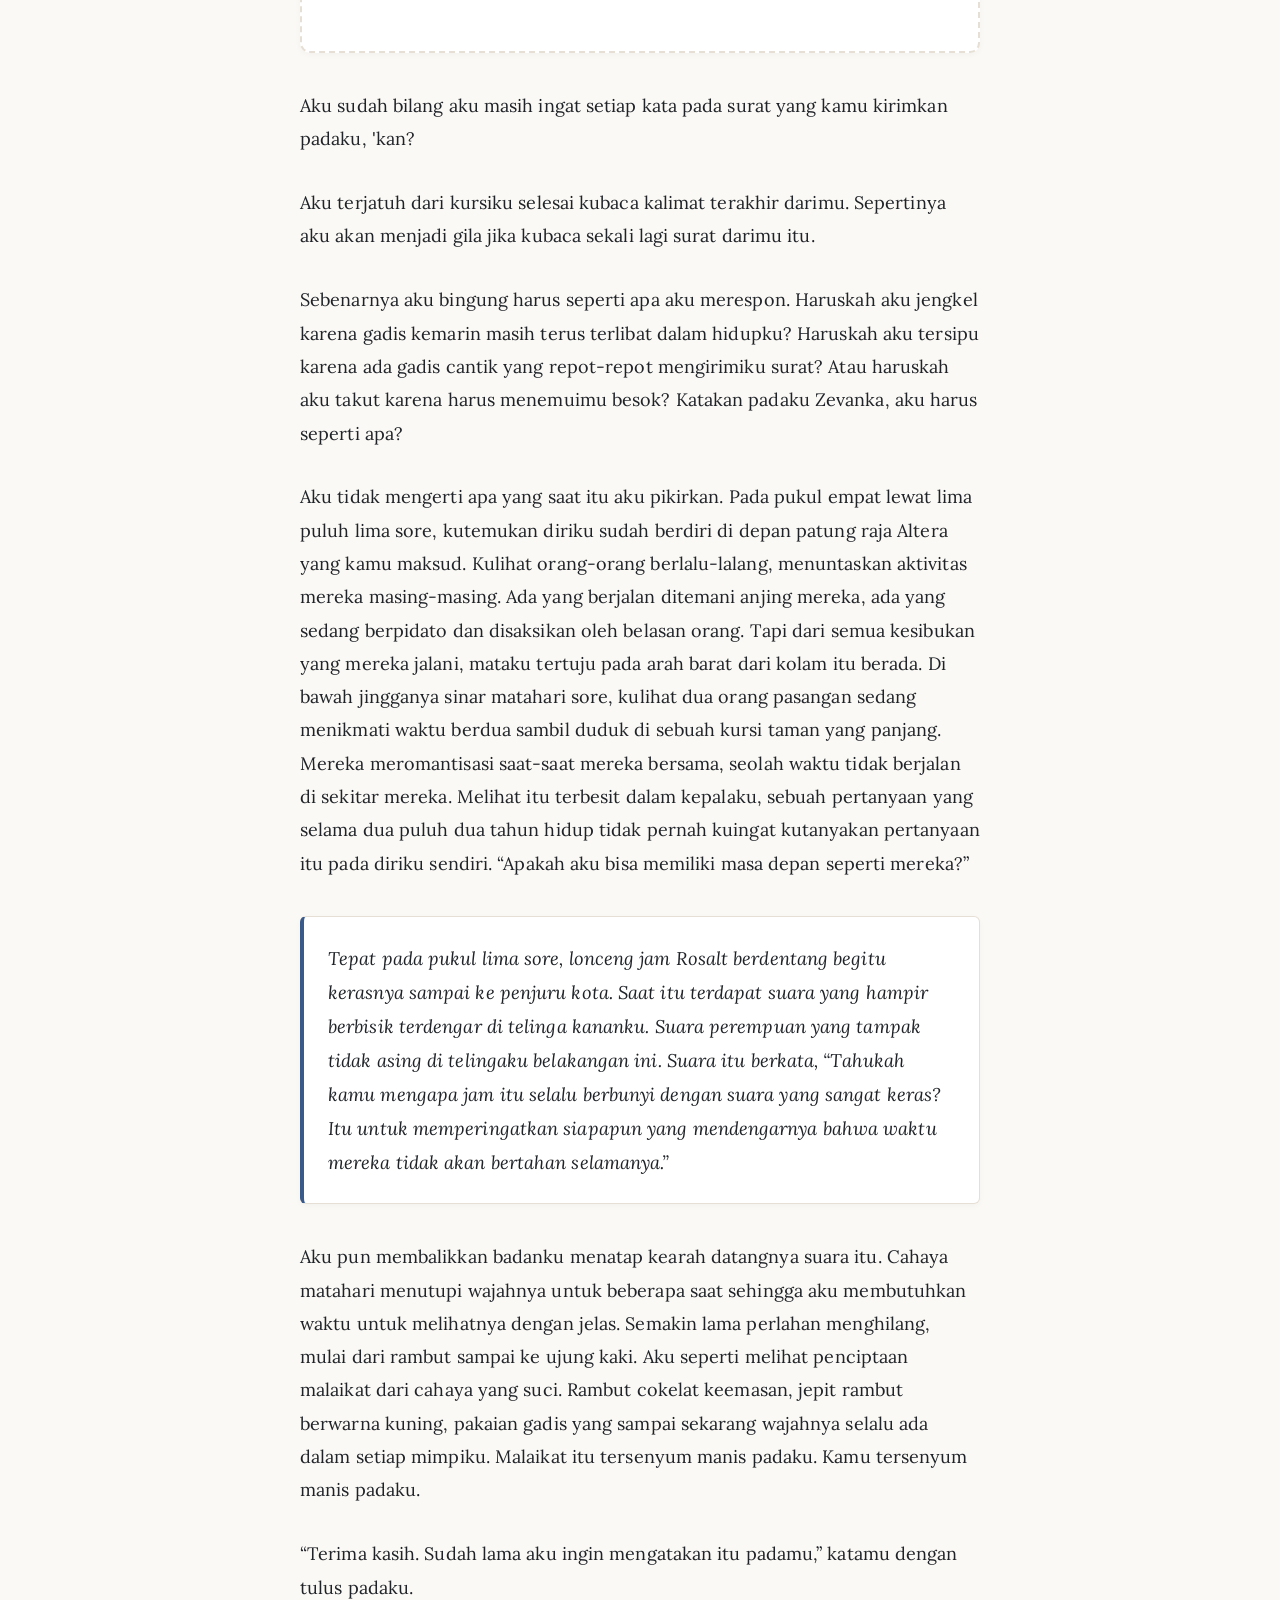
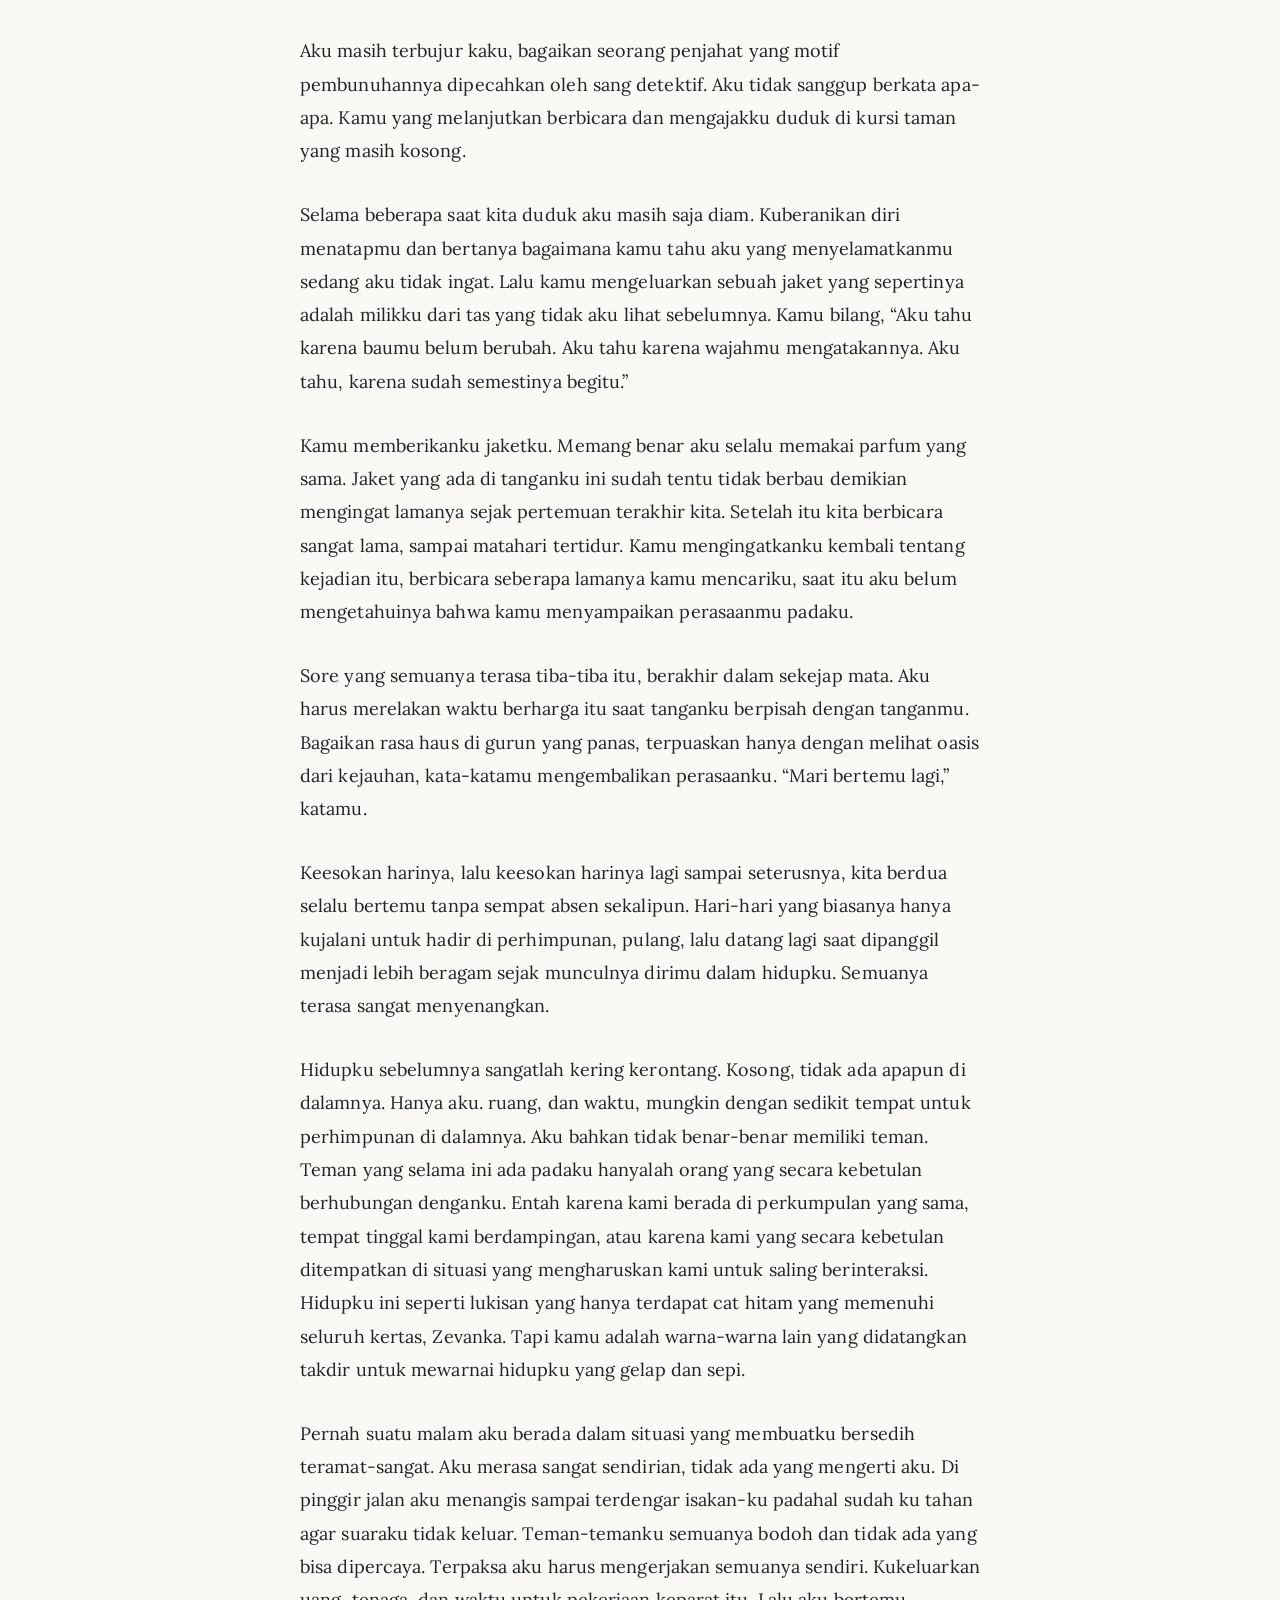
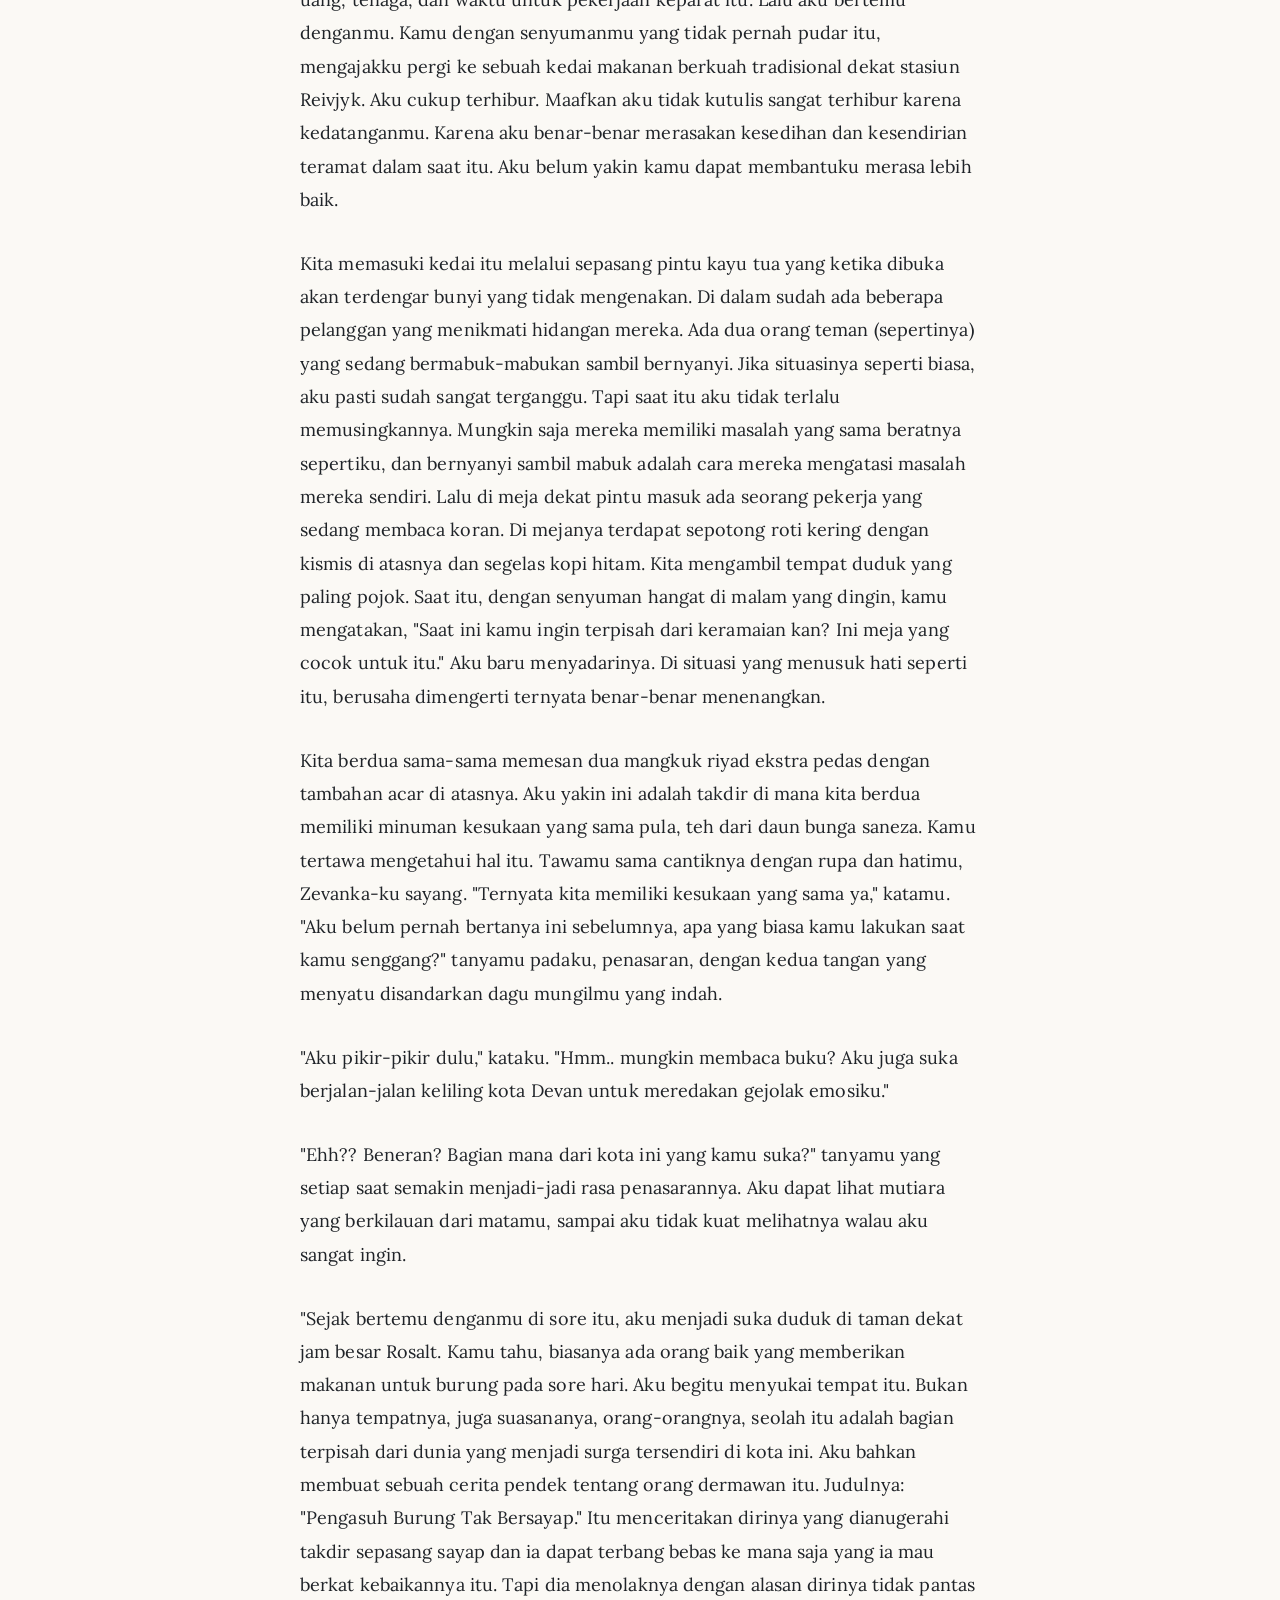
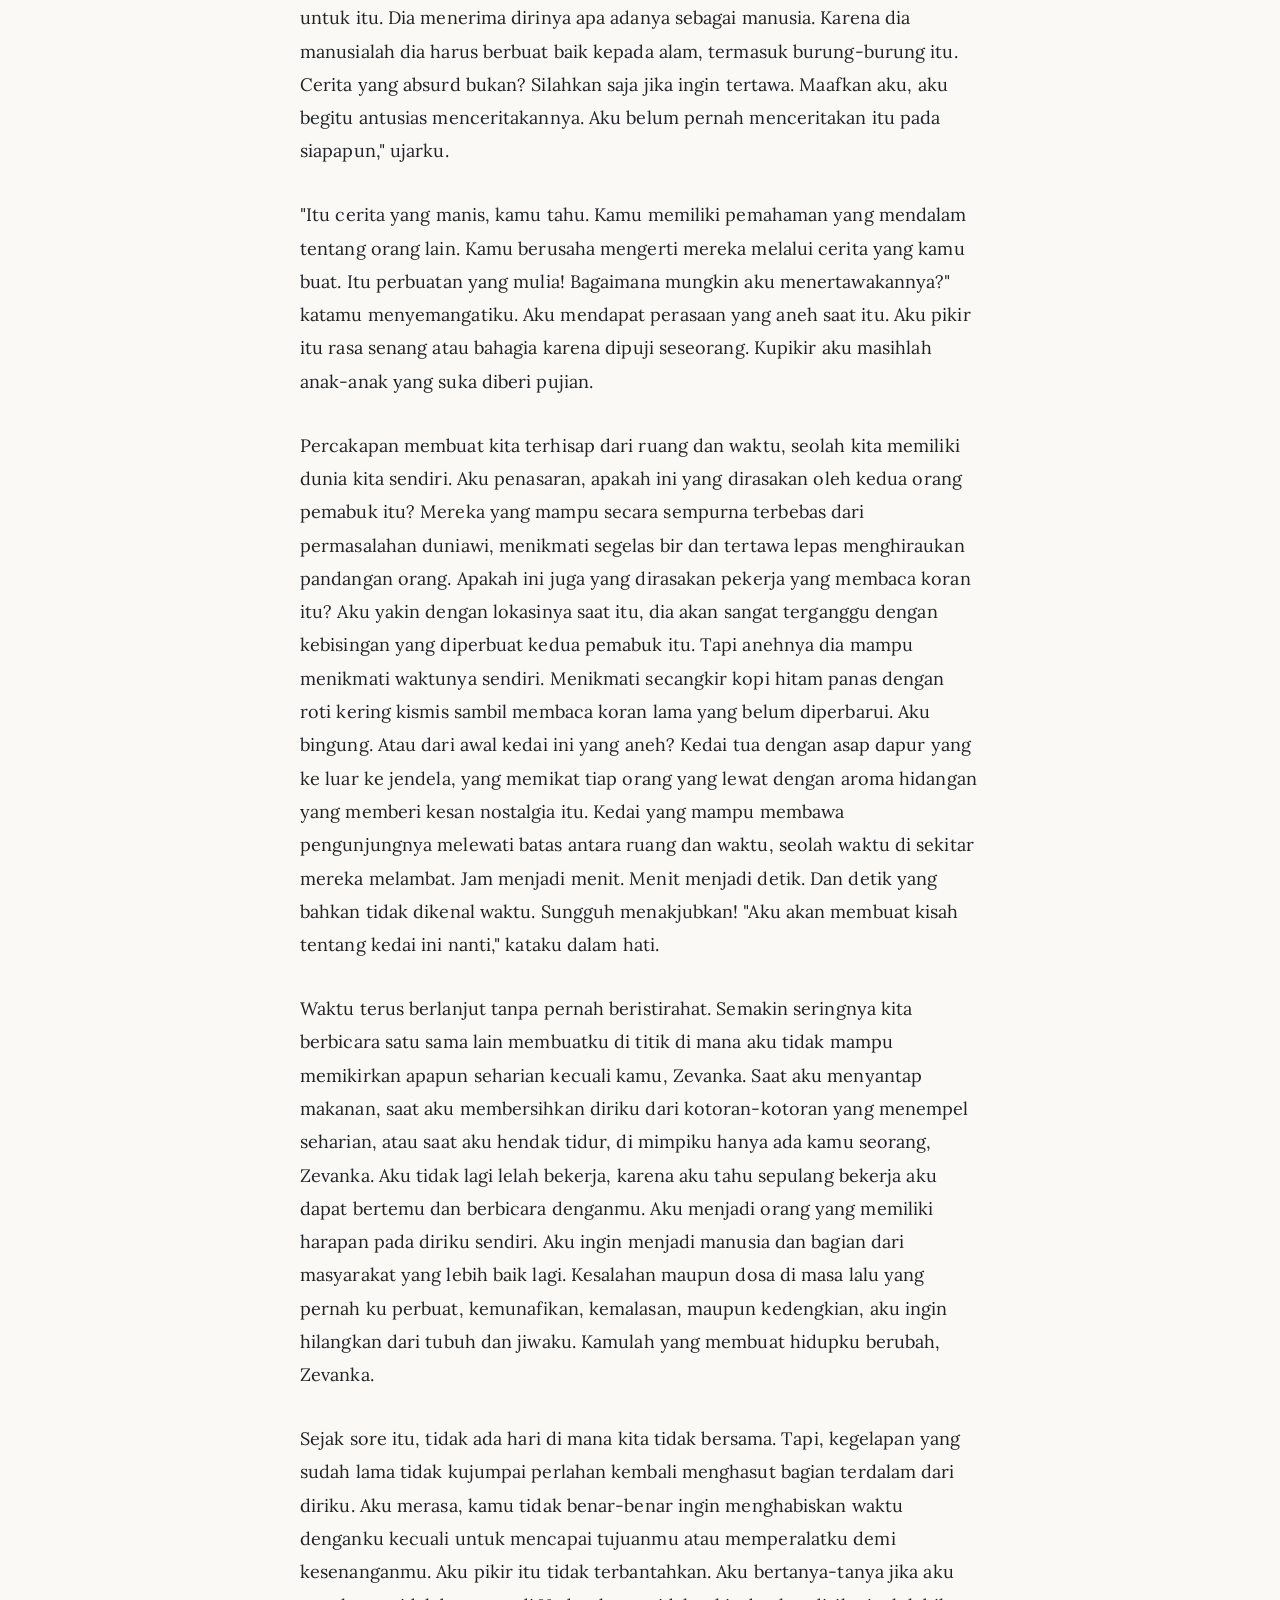
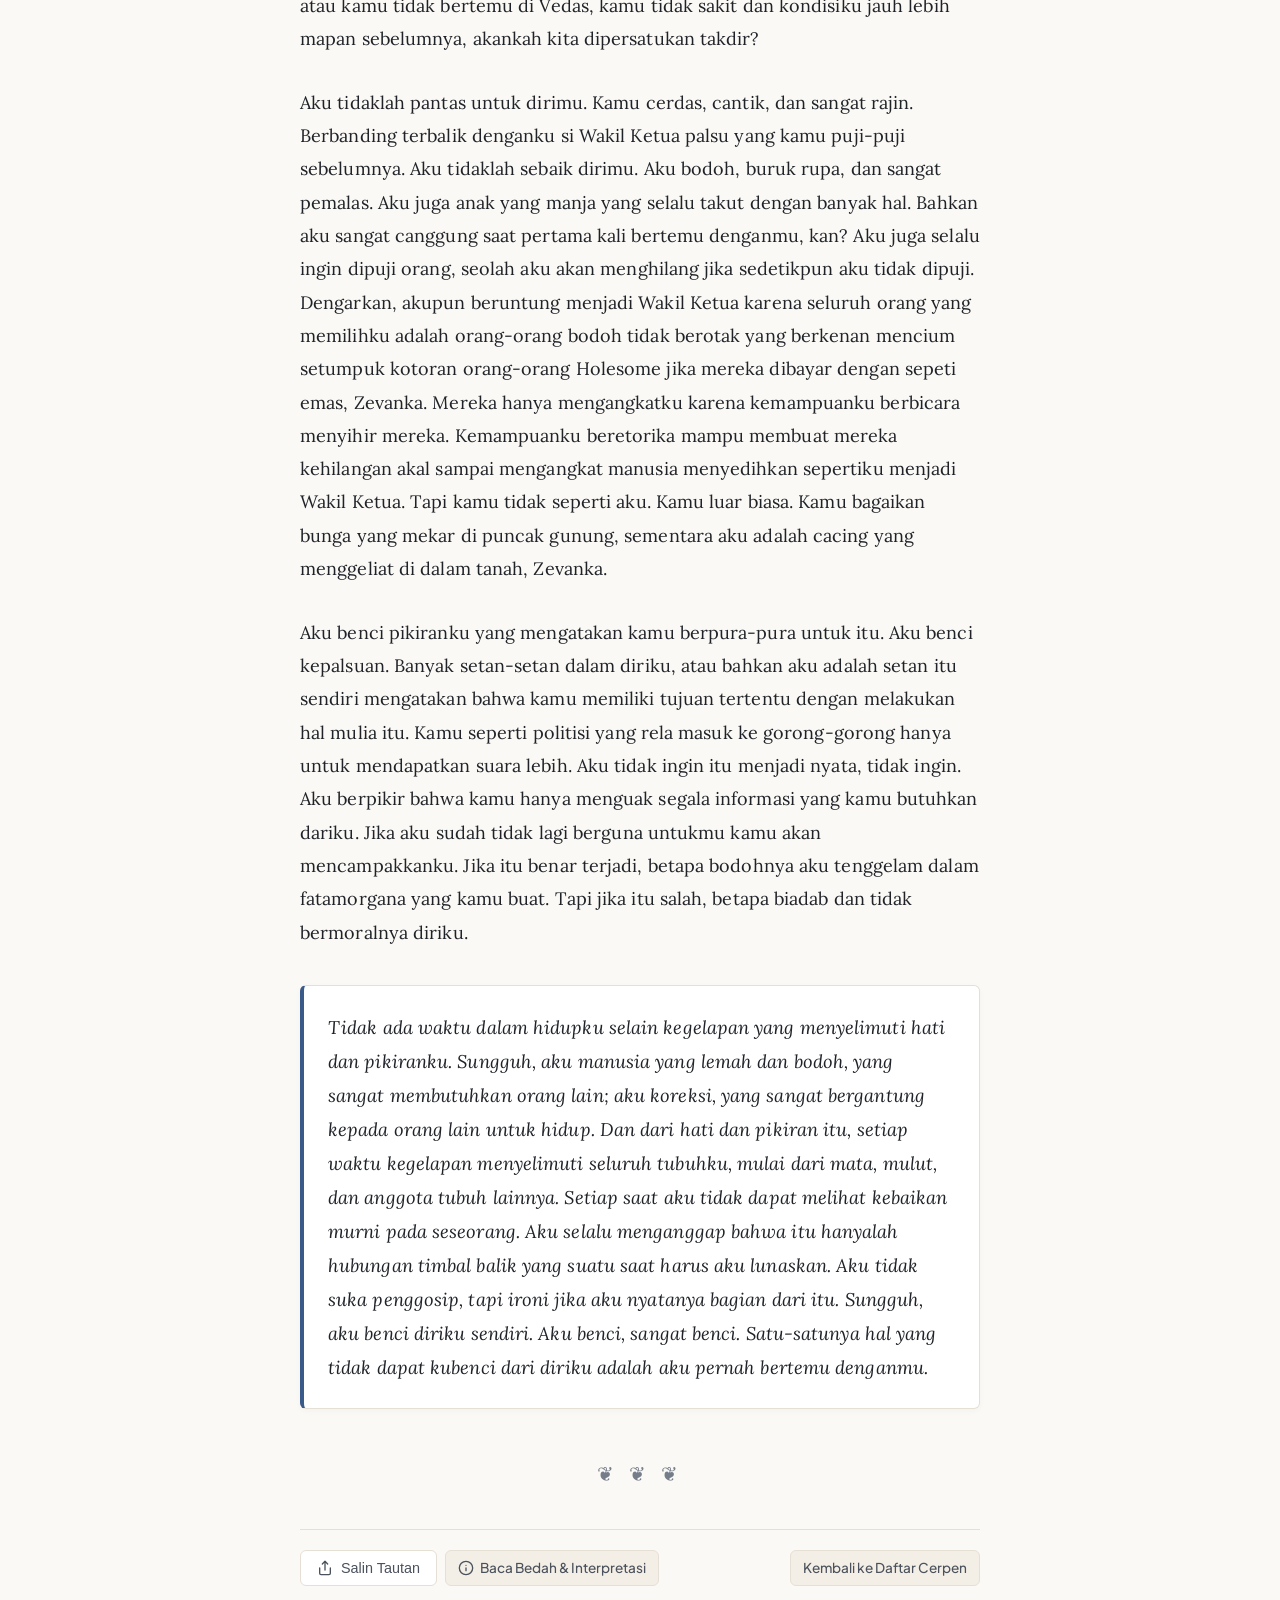
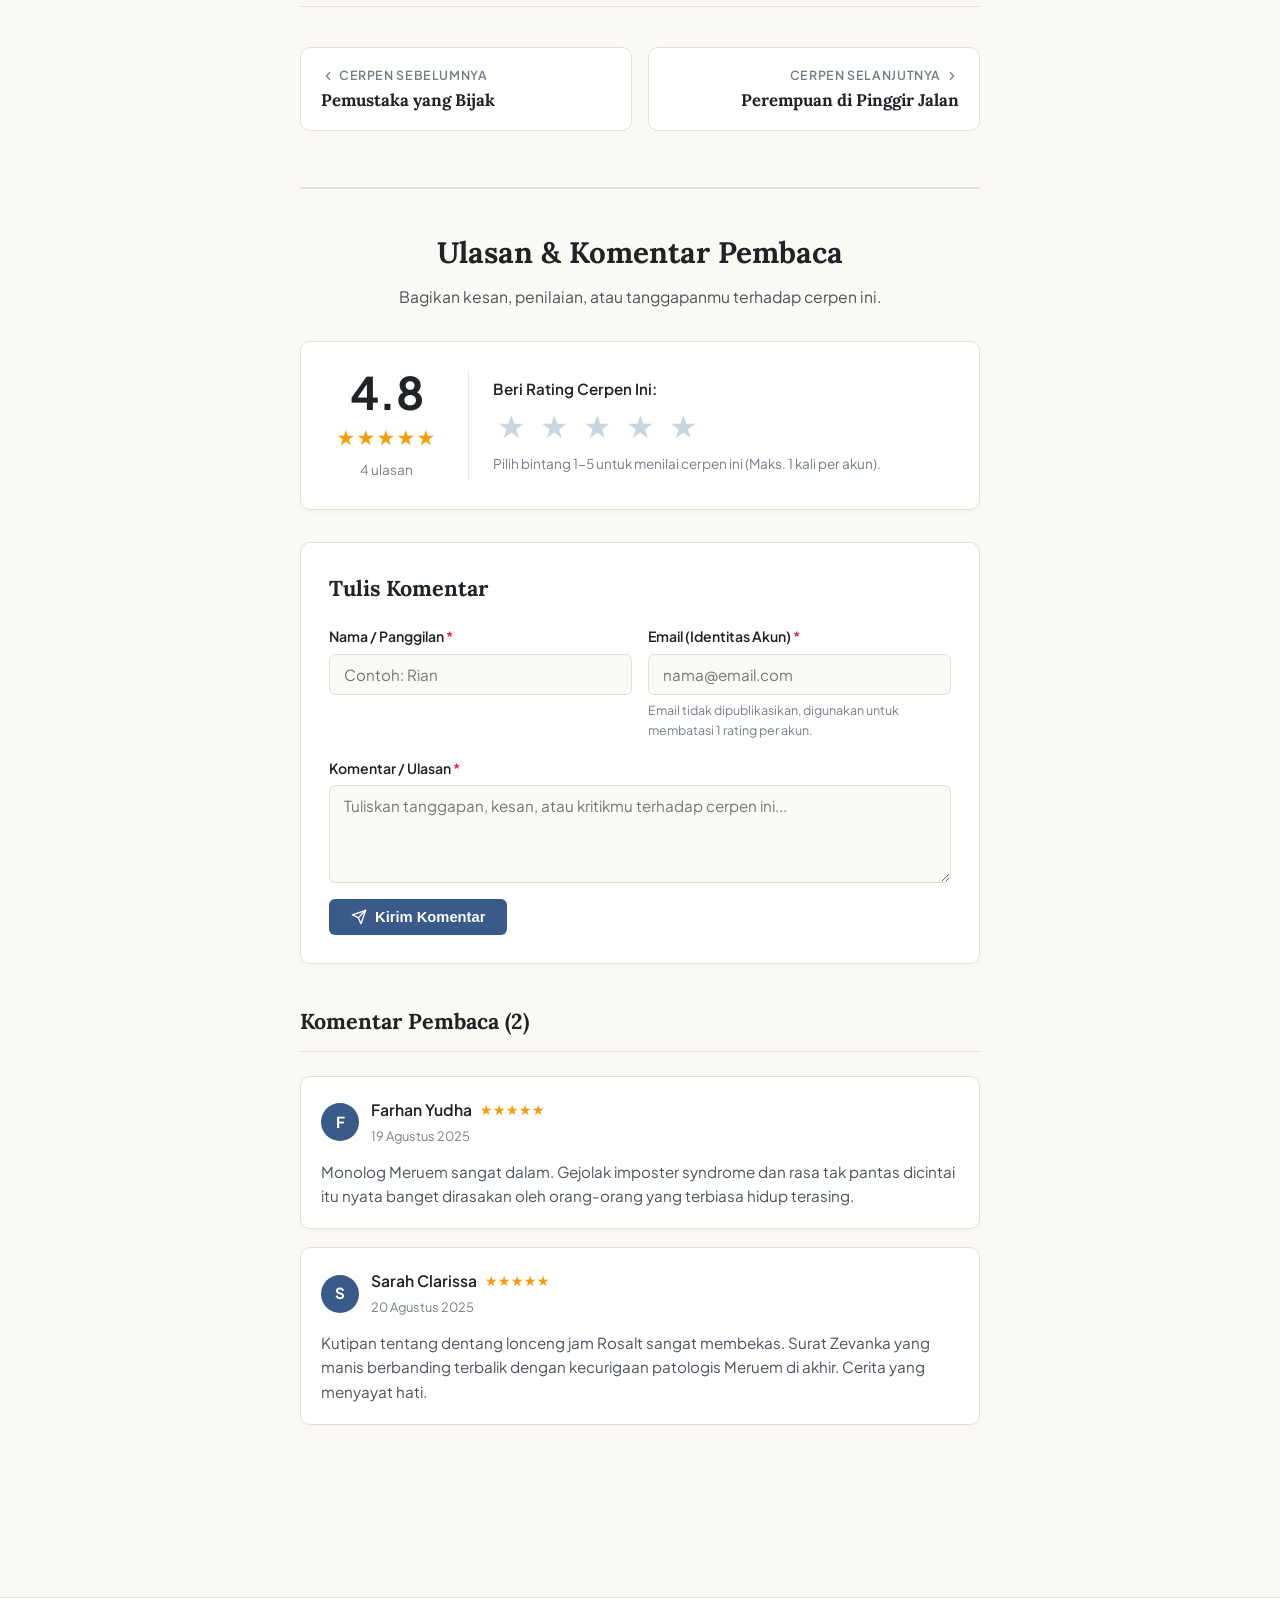
<file: pengakuan.html>
<!DOCTYPE html>
<html lang="id">
<head>
    <meta charset="UTF-8">
    <meta name="viewport" content="width=device-width, initial-scale=1.0">
    <title>Pengakuan - Neilo Archive</title>
    <meta name="description" content="Cerpen Pengakuan karya Neilo Febrian Utomo. Monolog kejujuran seorang pemuda penyendiri yang dihantui rasa tak pantas mencintai gadis yang hadir mengubah dunianya.">
    
    <!-- Google Fonts: Lora & Plus Jakarta Sans -->
    <link rel="preconnect" href="https://fonts.googleapis.com">
    <link rel="preconnect" href="https://fonts.gstatic.com" crossorigin>
    <link href="https://fonts.googleapis.com/css2?family=Lora:ital,wght@0,400..700;1,400..700&family=Plus+Jakarta+Sans:wght@400;500;600;700&display=swap" rel="stylesheet">
    
    <link rel="stylesheet" href="style.css">
</head>
<body data-story="pengakuan">
    <!-- Indikator Kemajuan Membaca -->
    <div id="reading-progress" aria-hidden="true"></div>

    <!-- Navigasi & Toolbar Mode Baca -->
    <nav class="site-nav" aria-label="Navigasi Halaman">
        <div class="container">
            <div style="display: flex; align-items: center;">
                <a href="index.html" class="nav-brand">
                    <svg width="18" height="18" viewBox="0 0 24 24" fill="none" stroke="currentColor" stroke-width="2" stroke-linecap="round" stroke-linejoin="round"><path d="m15 18-6-6 6-6"/></svg>
                    <span>Ruang Fiksi</span>
                </a>
                <div class="nav-links">
                    <a href="index.html" class="nav-link">Koleksi Cerpen</a>
                    <a href="interpretasi.html" class="nav-link">Bedah & Interpretasi</a>
                </div>
            </div>
            
            <div class="nav-actions">
                <div class="font-size-group" title="Ubah Ukuran Teks">
                    <button id="font-decrease-btn" type="button" aria-label="Kecilkan Teks">A-</button>
                    <button id="font-increase-btn" type="button" aria-label="Besarkan Teks">A+</button>
                </div>
                
                <button id="theme-toggle-btn" class="nav-btn" type="button" aria-label="Ganti Tema">
                    <svg width="16" height="16" viewBox="0 0 24 24" fill="none" stroke="currentColor" stroke-width="2" stroke-linecap="round" stroke-linejoin="round"><circle cx="12" cy="12" r="4"/><path d="M12 2v2"/><path d="M12 20v2"/><path d="m4.93 4.93 1.41 1.41"/><path d="m17.66 17.66 1.41 1.41"/><path d="M2 12h2"/><path d="M20 12h2"/><path d="m6.34 17.66-1.41 1.41"/><path d="m19.07 4.93-1.41 1.41"/></svg>
                    <span class="theme-label">Tema</span>
                </button>
            </div>
        </div>
    </nav>

    <!-- Konten Utama Cerpen -->
    <main class="story-page-wrapper">
        <article>
            <!-- Header Cerpen -->
            <header class="story-hero">
                <div class="story-theme-badge">
                    <svg width="14" height="14" viewBox="0 0 24 24" fill="none" stroke="currentColor" stroke-width="2" stroke-linecap="round" stroke-linejoin="round"><circle cx="12" cy="12" r="10"/><polyline points="12 6 12 12 16 14"/></svg>
                    Roman Melankolis • Monolog Psikologis
                </div>
                
                <h1 class="story-title">Pengakuan</h1>
                
                <div class="story-meta-row">
                    <span class="story-meta-item">
                        <svg width="14" height="14" viewBox="0 0 24 24" fill="none" stroke="currentColor" stroke-width="2" stroke-linecap="round" stroke-linejoin="round"><circle cx="12" cy="12" r="10"/><polyline points="12 6 12 12 16 14"/></svg>
                        Waktu Baca: ~17 Menit
                    </span>
                    <span>•</span>
                    <span class="story-meta-item">
                        <svg width="14" height="14" viewBox="0 0 24 24" fill="none" stroke="currentColor" stroke-width="2" stroke-linecap="round" stroke-linejoin="round"><path d="M14 2H6a2 2 0 0 0-2 2v16a2 2 0 0 0 2 2h12a2 2 0 0 0 2-2V8z"/><polyline points="14 2 14 8 20 8"/></svg>
                        3.360 Kata
                    </span>
                    <span>•</span>
                    <span class="story-meta-item">
                        <svg width="14" height="14" viewBox="0 0 24 24" fill="none" stroke="currentColor" stroke-width="2" stroke-linecap="round" stroke-linejoin="round"><rect width="18" height="18" x="3" y="4" rx="2" ry="2"/><line x1="16" x2="16" y1="2" y2="6"/><line x1="8" x2="8" y1="2" y2="6"/><line x1="3" x2="21" y1="10" y2="10"/></svg>
                        18 Agustus 2025
                    </span>
                    <span>•</span>
                    <span class="story-meta-item">
                        <a href="#kolom-komentar" style="color: inherit; text-decoration: none; display: inline-flex; align-items: center; gap: 4px;">
                            <span style="color: #f59e0b;">★</span>
                            <span>Ulasan & Rating</span>
                        </a>
                    </span>
                </div>
                
                <blockquote class="story-teaser-quote">
                    "Tahukah kamu mengapa jam itu selalu berbunyi dengan suara yang sangat keras? Itu untuk memperingatkan siapapun yang mendengarnya bahwa waktu mereka tidak akan bertahan selamanya."
                </blockquote>
            </header>

            <!-- Isi Teks Cerpen -->
            <div class="cerpen-content">
                <p><span class="dropcap">A</span>ku benci bagaimana aku membiarkanmu berusaha menghiburku dengan kata-katamu. Menanyakan kabarku, memberiku pujian, selalu dengan hangat dan ramah mendengarkan setiap kataku yang mungkin aku akan muak jika aku adalah kamu. Bahkan kamu masih dapat mengatakan hal-hal yang menyemangatiku, mendukungku, seberapapun kemalangan menimpaku.</p>
                <p>Kamu yang menjadi pemantik hubungan manis kita. Kamu mengirimiku surat, aku tidak terlalu peduli padamu saat itu. Kamu mengajakku bertemu di taman dekat jam besar Rosalt kebanggaan kota Devan. Aku masih ingat setiap kata yang kamu tuliskan dalam suratmu. Sebuah ironi jika sebelumnya aku bilang aku sama sekali tidak peduli padamu. Aku berbohong. Sejak awal sudah terpercik api abadi dalam jiwaku saat pertama kali kulihat dirimu.</p>
                <p>Sore itu aku mengunjungi sebuah perpustakaan di distrik Milum. Aku kesana bukan karena Keir (kenalanku) mengatakan bahwa banyak perempuan-perempuan cantik berkunjung ke sana. Aku tidak peduli, sungguh, percayalah padaku. Aku bukan sampah dengan mata keranjang yang pergi ke tempat-tempat eksotis hanya untuk memperkaya mata, melainkan sebaliknya, aku ingin memuaskan isi kepalaku. Wajar bukan jika seseorang yang bodoh ingin sedikit lebih pintar?</p>
                <p>Aku membaca buku misteri karya Dowel John. Saat aku sedang terhanyut ke dalam cerita, ada seorang gadis berambut cokelat keemasan mendekatiku. Gadis itu memakai kacamata hitam bulat, aku teringat dengan Harold Lloyd begitu melihatnya. Dia memakai kain bermotif bunga yang menutup sampai bawah lututnya. Kalimat pertama yang dilontarkannya masih tertanam lekat dalam kepalaku. “Kamu baca buku itu juga ternyata?”</p>
                <p>Kamu mengenal aku, sayangku. Betapa kesulitannya aku berbicara di hadapan orang asing, terlebih dia adalah perempuan! Dengan gugup dan canggung aku hanya menundukkan kepala. Lalu dia duduk di depanku. Menatapku sambal menyatukan kedua telapak tangannya dan diletakkan dagunya di atasnya. Dia tetap begitu untuk beberapa saat. Aku sangat bingung harus bagaimana. Aku tidak enak untuk mengusir orang asing ini yang menggangguku membaca, apalagi ini ruang umum, siapapun boleh menggunakannya. Tidak ada alasan untukku mengusirnya.</p>
                <p>Kemudian dia berkata, “Siapa namamu?”</p>
                <p>“Meruem,” jawabku, singkat. Aku tidak lihat bagaimana ekspresinya selanjutnya karena kututup wajahnya dengan bukuku. Lalu dia memberitahuku akhir cerita dari buku yang aku baca, bahwa korban tidak dibunuh melainkan bunuh diri, korban sendiri tidak menyadarinya. Apa itu bahkan masih dapat disebut bunuh diri? Bagaimanapun itu sangat menyebalkan. Kamu tahu sendiri bagaimana rasanya mendapati diri dengan hadiah tanpa tahu bagaimana datangnya hadiah tersebut kepadamu. Itulah yang aku rasakan. Memangnya siapa dia berani-beraninya tanpa kuminta mengajakku berbicara dan sekarang membocorkan akhir cerita dari buku yang kubaca?! Aku meletakkan bukuku di meja dengan perasaan geram dalam dada. Kutatap dirinya dalam-dalam yang sedang senyum lebar sekali ke arahku. Apa dia bahkan tidak tahu malu? Lalu aku bertanya, “Maumu apa?” Dia menjawab dengan cepat, “Bicara sama kamu. Habisnya kamu tidak akan melihatku jika aku tidak begitu,” katanya tanpa rasa malu.</p>
                <p>“Kamu sudah berbicara padaku, sekarang pergilah!” kataku mengusirnya, aku menyesalinya kemudian betapa jahatnya aku mengusir seseorang hanya karena ingin berbicara padaku.</p>
                <p>“Aku akan segera pergi tapi dengan satu syarat. Beritahu aku alamat rumahmu,” katanya.</p>
                <p>Aku menatapnya dengan heran. Setelah namaku sekarang rumahku? Apa dia adalah pemilik death note yang membutuhkan nama dan alamat seseorang untuk membunuh?</p>
                <p>Kujawab, “Untuk apa?”</p>
                <p>“Kamu akan tahu nanti,” katanya.</p>
                <p>“Kamu tidak berencana membunuhku karena mengusirmu kan?”</p>
                <p>“Jangan membuatku tertawa. Mana ada pembunuh yang meminta alamat orang yang ingin dibunuh dari mulutnya sendiri. Kalaupun ada pasti itu pembunuh magang,” katanya. Masuk akal juga.</p>
                <p>“Setelah itu kamu akan pergi, 'kan?”</p>
                <p>“Iya, aku janji.”</p>
                <p>“Baiklah kalau begitu.” Aku pun memberitahukannya rumahku. “Rumahku berada di persimpangan Monaris No.16. Pagar dan dindingnya putih, ada rumput di halamannya. Kamu akan lihat jendela bulat di atas pintu, hanya rumahku yang memiliki jendela seperti itu. Apa sudah jelas?”</p>
                <p>“Jelas sekali.. Kalau begitu aku akan menepati janji, sampai nanti,” katanya berpamitan, tapi aku mencegahnya.</p>
                <p>“Tunggu,” kataku sambil memegang tangan kecilnya yang hendak meninggalkanku. “Kamu tidak akan pergi tanpa setidaknya memberitahu namamu pada orang yang kamu ganggu, ‘kan?</p>
                <p>Sekali lagi dia mengatakan hal yang membuatku jengkel. “Kamu akan tahu nanti,” katanya. Aku bahkan tidak mengharapkan bertemu kembali? Lalu dia pergi meninggalkanku. Saat itu aku tidak tahu bahwa gadis yang membuatku jengkel di perpustakaan adalah satu-satunya gadis yang akan aku cintai seumur hidupku. Sekarang kamu tahu betapa menjengkelkannya kamu saat itu, bukan?</p>
                <p>Keesokan harinya, lagi-lagi saat matahari hendak beristirahat, sepulang dari rapat yang membuatku jengkel karena pesertanya tidak ada yang berguna, kulihat ada sepucuk surat di kotak posku. Aku menaikkan alisku keheranan, sangat jarang ada yang mengirimiku surat. Biasanya berupa surat tagihan atau surat dari perhimpunan yang memintaku datang. Namun aku sudah tidak memiliki tagihan dan aku juga baru pulang dari perhimpunan. Lantas, orang dengan waktu sebanyak apa yang rela mengirimi orang sepertiku surat?</p>
                <p>Kuambil surat di dalamnya lalu kulihat bagian depan dan belakang amplop yang membungkusnya. Aku melihat namaku, Meruem, tertulis di sana. Jadi ini pasti untukku. Kulihat juga ada stiker bergambar matahari yang memakai pelampung di sana. Aku semakin tidak terbayang siapa yang hendak mengirimiku surat ini. Tanpa ada kecurigaan apapun, aku membuka dan membacanya dengan seksama:</p>

                <!-- Sepucuk Surat Zevanka -->
                <div class="letter-box">
                    <p>"Untukmu, pria yang semanis apel hijau,</p>
                    <p>Aku Zevanka, gadis yang kamu temui tempo hari. Maafkan aku jika aku mengganggu hari-harimu yang indah dengan surat yang membosankan ini, sungguh aku tidak bermaksud demikian. Sebelumnya aku ingin mengatakan aku sangat mengagumimu. Kamu adalah Wakil Ketua Anti-Theis kota kita yang pemberani. Kamu mampu berperang dalam nama kebenaran melawan para keparat budak Holesome itu. Kamu telah menginspirasiku, menginspirasi kami orang-orang yang terbebaskan dari belenggu pikiran ajaran sesat mereka yang biadab. Kamulah yang membebaskan kami dari kekangan pikiran yang selama ini mengungkung kami. Aku tidak tahu dengan ungkapan seperti apa yang mampu menggambarkan betapa besarnya rasa hormat dan rasa terima kasihku padamu.</p>
                    <p>Tanpa membuang waktu berhargamu lainnya, aku akan menjelaskan tujuanku mengirim surat ini padamu. Aku berkeinginan untuk bertemu denganmu, Wakil Ketua Meureum. Mungkin kamu juga sudah mendapat surat dari gadis lainnya yang lebih cantik dari aku. Aku dapat mengerti, memangnya siapa aku? Tapi kamu tidak perlu khawatir. Jika kamu berpikir aku ingin berbincang padamu karena kamu adalah Wakil Ketua kami yang terhormat, maka kamu keliru. Aku bukanlah orang yang tertarik karena jabatan atau tampang seorang semata.</p>
                    <p>Cukup sudah dengan pujian dan rasa hormatnya. Bagaimana akhir dari novel yang kamu baca sebelumnya? Tenang saja, aku juga belum mengakhiri novel itu. Jadi apa yang aku katakan kemarin adalah bohong. Aku tidak percaya kamu akan tertipu, hahaha. Maafkan aku. Kamu sungguh menarik. Aku tidak akan percaya jika kamu bilang belum pernah berkencan sebelumnya. Ataukah itu benar?</p>
                    <p>Ngomong-ngomong, sebelum hari itu, aku sudah pernah melihatmu sebelumnya, bahkan lebih dari sekadar melihat. Tepatnya musim dingin tahun lalu di kota Vedas. Aku yakin kamu belum menjabat apapun pada saat itu karena kamu masih memakai jaket lusuh yang kutahu harganya tidak lebih dari seribu Sira. Saat itu aku ingin pulang ke rumah nenekku dari asrama karena aku sedang sakit. Tapi aku bodoh karena tidak mempersiapkan semuanya dengan benar. Aku tidak memiliki uang dan pakaianku sangat tipis di tengah cuaca yang begitu menusuk. Kamu melihatku sempoyongan hampir pingsan di jalan Reinder, atau begitulah yang kuingat karena pada saat itu kondisiku cukup buruk sehingga hanya samar-samar saja yang terlintas di ingatanku. Kamu memberikanku jaketmu dan mengantarkanku pulang ke rumah nenekku. Selanjutnya adalah apa yang ku dengar dari nenekku. Saat aku terbangun dari demam yang buruk, nenek berkata kalau aku diantar seorang pemuda tampan yang mirip pangeran Helmin. Sampai dia menyangka aku adalah simpanan pangeran Helmin, hahahaha. Lalu kamu menjelaskan bahwa kamu bukanlah pangeran Helmin dan aku bukanlah simpananmu. Hal terakhir yang nenekku ingat, kamu mengatakan namamu adalah Mirin atau Meren? Dia sebenarnya ragu. Maaf, nenekku sudah tua dan ingatannya tidaklah lebih baik dariku saat aku sakit. Sekejap ingatan tentangmu yang memasangkanku jaketmu padaku, menggendong dan mengantarkanku pada nenek terlintas di kepalaku. Sampai sekarang aku masih menyimpan jaketnya, akan aku bawa nanti jika kita memang bertemu. Itulah cerita dari gadis yang pernah diselamatkan olehmu. Jika kamu berkenan, aku ingin menemuimu di taman dekat jam besar Rosalt besok sore. Kamu pasti akan segera menemuinya karena di tengah taman itu terdapat kolam air mancur yang di atasnya terdapat patung raja Altera. Jika kamu tidak ingin, kamu dapat membakar surat dariku ini lalu membuang abunya di selokan. Meskipun begitu, aku tetap akan datang, dengan berharap kamu akan menemuiku.</p>
                    <p>Kunantikan kabar baik darimu.</p>
                    <p>Dari gadis yang kamu selamatkan,<br><strong>Zevanka</strong>"</p>
                </div>

                <p>Aku sudah bilang aku masih ingat setiap kata pada surat yang kamu kirimkan padaku, 'kan?</p>
                <p>Aku terjatuh dari kursiku selesai kubaca kalimat terakhir darimu. Sepertinya aku akan menjadi gila jika kubaca sekali lagi surat darimu itu.</p>
                <p>Sebenarnya aku bingung harus seperti apa aku merespon. Haruskah aku jengkel karena gadis kemarin masih terus terlibat dalam hidupku? Haruskah aku tersipu karena ada gadis cantik yang repot-repot mengirimiku surat? Atau haruskah aku takut karena harus menemuimu besok? Katakan padaku Zevanka, aku harus seperti apa?</p>
                <p>Aku tidak mengerti apa yang saat itu aku pikirkan. Pada pukul empat lewat lima puluh lima sore, kutemukan diriku sudah berdiri di depan patung raja Altera yang kamu maksud. Kulihat orang-orang berlalu-lalang, menuntaskan aktivitas mereka masing-masing. Ada yang berjalan ditemani anjing mereka, ada yang sedang berpidato dan disaksikan oleh belasan orang. Tapi dari semua kesibukan yang mereka jalani, mataku tertuju pada arah barat dari kolam itu berada. Di bawah jingganya sinar matahari sore, kulihat dua orang pasangan sedang menikmati waktu berdua sambil duduk di sebuah kursi taman yang panjang. Mereka meromantisasi saat-saat mereka bersama, seolah waktu tidak berjalan di sekitar mereka. Melihat itu terbesit dalam kepalaku, sebuah pertanyaan yang selama dua puluh dua tahun hidup tidak pernah kuingat kutanyakan pertanyaan itu pada diriku sendiri. “Apakah aku bisa memiliki masa depan seperti mereka?”</p>
                
                <div class="story-highlight-box">
                    <p>Tepat pada pukul lima sore, lonceng jam Rosalt berdentang begitu kerasnya sampai ke penjuru kota. Saat itu terdapat suara yang hampir berbisik terdengar di telinga kananku. Suara perempuan yang tampak tidak asing di telingaku belakangan ini. Suara itu berkata, “Tahukah kamu mengapa jam itu selalu berbunyi dengan suara yang sangat keras? Itu untuk memperingatkan siapapun yang mendengarnya bahwa waktu mereka tidak akan bertahan selamanya.”</p>
                </div>

                <p>Aku pun membalikkan badanku menatap kearah datangnya suara itu. Cahaya matahari menutupi wajahnya untuk beberapa saat sehingga aku membutuhkan waktu untuk melihatnya dengan jelas. Semakin lama perlahan menghilang, mulai dari rambut sampai ke ujung kaki. Aku seperti melihat penciptaan malaikat dari cahaya yang suci. Rambut cokelat keemasan, jepit rambut berwarna kuning, pakaian gadis yang sampai sekarang wajahnya selalu ada dalam setiap mimpiku. Malaikat itu tersenyum manis padaku. Kamu tersenyum manis padaku.</p>
                <p>“Terima kasih. Sudah lama aku ingin mengatakan itu padamu,” katamu dengan tulus padaku.</p>
                <p>Aku masih terbujur kaku, bagaikan seorang penjahat yang motif pembunuhannya dipecahkan oleh sang detektif. Aku tidak sanggup berkata apa-apa. Kamu yang melanjutkan berbicara dan mengajakku duduk di kursi taman yang masih kosong.</p>
                <p>Selama beberapa saat kita duduk aku masih saja diam. Kuberanikan diri menatapmu dan bertanya bagaimana kamu tahu aku yang menyelamatkanmu sedang aku tidak ingat. Lalu kamu mengeluarkan sebuah jaket yang sepertinya adalah milikku dari tas yang tidak aku lihat sebelumnya. Kamu bilang, “Aku tahu karena baumu belum berubah. Aku tahu karena wajahmu mengatakannya. Aku tahu, karena sudah semestinya begitu.”</p>
                <p>Kamu memberikanku jaketku. Memang benar aku selalu memakai parfum yang sama. Jaket yang ada di tanganku ini sudah tentu tidak berbau demikian mengingat lamanya sejak pertemuan terakhir kita. Setelah itu kita berbicara sangat lama, sampai matahari tertidur. Kamu mengingatkanku kembali tentang kejadian itu, berbicara seberapa lamanya kamu mencariku, saat itu aku belum mengetahuinya bahwa kamu menyampaikan perasaanmu padaku.</p>
                <p>Sore yang semuanya terasa tiba-tiba itu, berakhir dalam sekejap mata. Aku harus merelakan waktu berharga itu saat tanganku berpisah dengan tanganmu. Bagaikan rasa haus di gurun yang panas, terpuaskan hanya dengan melihat oasis dari kejauhan, kata-katamu mengembalikan perasaanku. “Mari bertemu lagi,” katamu.</p>
                <p>Keesokan harinya, lalu keesokan harinya lagi sampai seterusnya, kita berdua selalu bertemu tanpa sempat absen sekalipun. Hari-hari yang biasanya hanya kujalani untuk hadir di perhimpunan, pulang, lalu datang lagi saat dipanggil menjadi lebih beragam sejak munculnya dirimu dalam hidupku. Semuanya terasa sangat menyenangkan.</p>
                <p>Hidupku sebelumnya sangatlah kering kerontang. Kosong, tidak ada apapun di dalamnya. Hanya aku. ruang, dan waktu, mungkin dengan sedikit tempat untuk perhimpunan di dalamnya. Aku bahkan tidak benar-benar memiliki teman. Teman yang selama ini ada padaku hanyalah orang yang secara kebetulan berhubungan denganku. Entah karena kami berada di perkumpulan yang sama, tempat tinggal kami berdampingan, atau karena kami yang secara kebetulan ditempatkan di situasi yang mengharuskan kami untuk saling berinteraksi. Hidupku ini seperti lukisan yang hanya terdapat cat hitam yang memenuhi seluruh kertas, Zevanka. Tapi kamu adalah warna-warna lain yang didatangkan takdir untuk mewarnai hidupku yang gelap dan sepi.</p>
                <p>Pernah suatu malam aku berada dalam situasi yang membuatku bersedih teramat-sangat. Aku merasa sangat sendirian, tidak ada yang mengerti aku. Di pinggir jalan aku menangis sampai terdengar isakan-ku padahal sudah ku tahan agar suaraku tidak keluar. Teman-temanku semuanya bodoh dan tidak ada yang bisa dipercaya. Terpaksa aku harus mengerjakan semuanya sendiri. Kukeluarkan uang, tenaga, dan waktu untuk pekerjaan keparat itu. Lalu aku bertemu denganmu. Kamu dengan senyumanmu yang tidak pernah pudar itu, mengajakku pergi ke sebuah kedai makanan berkuah tradisional dekat stasiun Reivjyk. Aku cukup terhibur. Maafkan aku tidak kutulis sangat terhibur karena kedatanganmu. Karena aku benar-benar merasakan kesedihan dan kesendirian teramat dalam saat itu. Aku belum yakin kamu dapat membantuku merasa lebih baik.</p>
                <p>Kita memasuki kedai itu melalui sepasang pintu kayu tua yang ketika dibuka akan terdengar bunyi yang tidak mengenakan. Di dalam sudah ada beberapa pelanggan yang menikmati hidangan mereka. Ada dua orang teman (sepertinya) yang sedang bermabuk-mabukan sambil bernyanyi. Jika situasinya seperti biasa, aku pasti sudah sangat terganggu. Tapi saat itu aku tidak terlalu memusingkannya. Mungkin saja mereka memiliki masalah yang sama beratnya sepertiku, dan bernyanyi sambil mabuk adalah cara mereka mengatasi masalah mereka sendiri. Lalu di meja dekat pintu masuk ada seorang pekerja yang sedang membaca koran. Di mejanya terdapat sepotong roti kering dengan kismis di atasnya dan segelas kopi hitam. Kita mengambil tempat duduk yang paling pojok. Saat itu, dengan senyuman hangat di malam yang dingin, kamu mengatakan, "Saat ini kamu ingin terpisah dari keramaian kan? Ini meja yang cocok untuk itu." Aku baru menyadarinya. Di situasi yang menusuk hati seperti itu, berusaha dimengerti ternyata benar-benar menenangkan.</p>
                <p>Kita berdua sama-sama memesan dua mangkuk riyad ekstra pedas dengan tambahan acar di atasnya. Aku yakin ini adalah takdir di mana kita berdua memiliki minuman kesukaan yang sama pula, teh dari daun bunga saneza. Kamu tertawa mengetahui hal itu. Tawamu sama cantiknya dengan rupa dan hatimu, Zevanka-ku sayang. "Ternyata kita memiliki kesukaan yang sama ya," katamu. "Aku belum pernah bertanya ini sebelumnya, apa yang biasa kamu lakukan saat kamu senggang?" tanyamu padaku, penasaran, dengan kedua tangan yang menyatu disandarkan dagu mungilmu yang indah.</p>
                <p>"Aku pikir-pikir dulu," kataku. "Hmm.. mungkin membaca buku? Aku juga suka berjalan-jalan keliling kota Devan untuk meredakan gejolak emosiku."</p>
                <p>"Ehh?? Beneran? Bagian mana dari kota ini yang kamu suka?" tanyamu yang setiap saat semakin menjadi-jadi rasa penasarannya. Aku dapat lihat mutiara yang berkilauan dari matamu, sampai aku tidak kuat melihatnya walau aku sangat ingin.</p>
                <p>"Sejak bertemu denganmu di sore itu, aku menjadi suka duduk di taman dekat jam besar Rosalt. Kamu tahu, biasanya ada orang baik yang memberikan makanan untuk burung pada sore hari. Aku begitu menyukai tempat itu. Bukan hanya tempatnya, juga suasananya, orang-orangnya, seolah itu adalah bagian terpisah dari dunia yang menjadi surga tersendiri di kota ini. Aku bahkan membuat sebuah cerita pendek tentang orang dermawan itu. Judulnya: "Pengasuh Burung Tak Bersayap." Itu menceritakan dirinya yang dianugerahi takdir sepasang sayap dan ia dapat terbang bebas ke mana saja yang ia mau berkat kebaikannya itu. Tapi dia menolaknya dengan alasan dirinya tidak pantas untuk itu. Dia menerima dirinya apa adanya sebagai manusia. Karena dia manusialah dia harus berbuat baik kepada alam, termasuk burung-burung itu. Cerita yang absurd bukan? Silahkan saja jika ingin tertawa. Maafkan aku, aku begitu antusias menceritakannya. Aku belum pernah menceritakan itu pada siapapun," ujarku.</p>
                <p>"Itu cerita yang manis, kamu tahu. Kamu memiliki pemahaman yang mendalam tentang orang lain. Kamu berusaha mengerti mereka melalui cerita yang kamu buat. Itu perbuatan yang mulia! Bagaimana mungkin aku menertawakannya?" katamu menyemangatiku. Aku mendapat perasaan yang aneh saat itu. Aku pikir itu rasa senang atau bahagia karena dipuji seseorang. Kupikir aku masihlah anak-anak yang suka diberi pujian.</p>
                <p>Percakapan membuat kita terhisap dari ruang dan waktu, seolah kita memiliki dunia kita sendiri. Aku penasaran, apakah ini yang dirasakan oleh kedua orang pemabuk itu? Mereka yang mampu secara sempurna terbebas dari permasalahan duniawi, menikmati segelas bir dan tertawa lepas menghiraukan pandangan orang. Apakah ini juga yang dirasakan pekerja yang membaca koran itu? Aku yakin dengan lokasinya saat itu, dia akan sangat terganggu dengan kebisingan yang diperbuat kedua pemabuk itu. Tapi anehnya dia mampu menikmati waktunya sendiri. Menikmati secangkir kopi hitam panas dengan roti kering kismis sambil membaca koran lama yang belum diperbarui. Aku bingung. Atau dari awal kedai ini yang aneh? Kedai tua dengan asap dapur yang ke luar ke jendela, yang memikat tiap orang yang lewat dengan aroma hidangan yang memberi kesan nostalgia itu. Kedai yang mampu membawa pengunjungnya melewati batas antara ruang dan waktu, seolah waktu di sekitar mereka melambat. Jam menjadi menit. Menit menjadi detik. Dan detik yang bahkan tidak dikenal waktu. Sungguh menakjubkan! "Aku akan membuat kisah tentang kedai ini nanti," kataku dalam hati.</p>
                <p>Waktu terus berlanjut tanpa pernah beristirahat. Semakin seringnya kita berbicara satu sama lain membuatku di titik di mana aku tidak mampu memikirkan apapun seharian kecuali kamu, Zevanka. Saat aku menyantap makanan, saat aku membersihkan diriku dari kotoran-kotoran yang menempel seharian, atau saat aku hendak tidur, di mimpiku hanya ada kamu seorang, Zevanka. Aku tidak lagi lelah bekerja, karena aku tahu sepulang bekerja aku dapat bertemu dan berbicara denganmu. Aku menjadi orang yang memiliki harapan pada diriku sendiri. Aku ingin menjadi manusia dan bagian dari masyarakat yang lebih baik lagi. Kesalahan maupun dosa di masa lalu yang pernah ku perbuat, kemunafikan, kemalasan, maupun kedengkian, aku ingin hilangkan dari tubuh dan jiwaku. Kamulah yang membuat hidupku berubah, Zevanka.</p>
                <p>Sejak sore itu, tidak ada hari di mana kita tidak bersama. Tapi, kegelapan yang sudah lama tidak kujumpai perlahan kembali menghasut bagian terdalam dari diriku. Aku merasa, kamu tidak benar-benar ingin menghabiskan waktu denganku kecuali untuk mencapai tujuanmu atau memperalatku demi kesenanganmu. Aku pikir itu tidak terbantahkan. Aku bertanya-tanya jika aku atau kamu tidak bertemu di Vedas, kamu tidak sakit dan kondisiku jauh lebih mapan sebelumnya, akankah kita dipersatukan takdir?</p>
                <p>Aku tidaklah pantas untuk dirimu. Kamu cerdas, cantik, dan sangat rajin. Berbanding terbalik denganku si Wakil Ketua palsu yang kamu puji-puji sebelumnya. Aku tidaklah sebaik dirimu. Aku bodoh, buruk rupa, dan sangat pemalas. Aku juga anak yang manja yang selalu takut dengan banyak hal. Bahkan aku sangat canggung saat pertama kali bertemu denganmu, kan? Aku juga selalu ingin dipuji orang, seolah aku akan menghilang jika sedetikpun aku tidak dipuji. Dengarkan, akupun beruntung menjadi Wakil Ketua karena seluruh orang yang memilihku adalah orang-orang bodoh tidak berotak yang berkenan mencium setumpuk kotoran orang-orang Holesome jika mereka dibayar dengan sepeti emas, Zevanka. Mereka hanya mengangkatku karena kemampuanku berbicara menyihir mereka. Kemampuanku beretorika mampu membuat mereka kehilangan akal sampai mengangkat manusia menyedihkan sepertiku menjadi Wakil Ketua. Tapi kamu tidak seperti aku. Kamu luar biasa. Kamu bagaikan bunga yang mekar di puncak gunung, sementara aku adalah cacing yang menggeliat di dalam tanah, Zevanka.</p>
                <p>Aku benci pikiranku yang mengatakan kamu berpura-pura untuk itu. Aku benci kepalsuan. Banyak setan-setan dalam diriku, atau bahkan aku adalah setan itu sendiri mengatakan bahwa kamu memiliki tujuan tertentu dengan melakukan hal mulia itu. Kamu seperti politisi yang rela masuk ke gorong-gorong hanya untuk mendapatkan suara lebih. Aku tidak ingin itu menjadi nyata, tidak ingin. Aku berpikir bahwa kamu hanya menguak segala informasi yang kamu butuhkan dariku. Jika aku sudah tidak lagi berguna untukmu kamu akan mencampakkanku. Jika itu benar terjadi, betapa bodohnya aku tenggelam dalam fatamorgana yang kamu buat. Tapi jika itu salah, betapa biadab dan tidak bermoralnya diriku.</p>
                
                <div class="story-highlight-box">
                    <p>Tidak ada waktu dalam hidupku selain kegelapan yang menyelimuti hati dan pikiranku. Sungguh, aku manusia yang lemah dan bodoh, yang sangat membutuhkan orang lain; aku koreksi, yang sangat bergantung kepada orang lain untuk hidup. Dan dari hati dan pikiran itu, setiap waktu kegelapan menyelimuti seluruh tubuhku, mulai dari mata, mulut, dan anggota tubuh lainnya. Setiap saat aku tidak dapat melihat kebaikan murni pada seseorang. Aku selalu menganggap bahwa itu hanyalah hubungan timbal balik yang suatu saat harus aku lunaskan. Aku tidak suka penggosip, tapi ironi jika aku nyatanya bagian dari itu. Sungguh, aku benci diriku sendiri. Aku benci, sangat benci. Satu-satunya hal yang tidak dapat kubenci dari diriku adalah aku pernah bertemu denganmu.</p>
                </div>
            </div>

            <div class="story-end-marker" aria-hidden="true">❦ ❦ ❦</div>

            <!-- Bar Interaksi -->
            <div class="story-interaction-bar">
                <div style="display: flex; gap: 8px; flex-wrap: wrap;">
                    <button class="btn-share-link" type="button">
                        <svg width="16" height="16" viewBox="0 0 24 24" fill="none" stroke="currentColor" stroke-width="2" stroke-linecap="round" stroke-linejoin="round"><path d="M4 12v8a2 2 0 0 0 2 2h12a2 2 0 0 0 2-2v-8"/><polyline points="16 6 12 2 8 6"/><line x1="12" x2="12" y1="2" y2="15"/></svg>
                        Salin Tautan
                    </button>
                    <a href="interpretasi.html#esai-pengakuan" class="nav-btn" title="Baca analisis dan interpretasi cerpen ini">
                        <svg width="16" height="16" viewBox="0 0 24 24" fill="none" stroke="currentColor" stroke-width="2" stroke-linecap="round" stroke-linejoin="round"><circle cx="12" cy="12" r="10"/><path d="M12 16v-4"/><path d="M12 8h.01"/></svg>
                        Baca Bedah & Interpretasi
                    </a>
                </div>
                <a href="index.html" class="nav-btn">Kembali ke Daftar Cerpen</a>
            </div>

            <!-- Navigasi Cerita Sebelumnya & Selanjutnya -->
            <nav class="story-nav-grid" aria-label="Navigasi Cerita">
                <a href="pemustaka-yang-bijak.html" class="nav-card prev">
                    <span class="nav-card-label">
                        <svg width="14" height="14" viewBox="0 0 24 24" fill="none" stroke="currentColor" stroke-width="2" stroke-linecap="round" stroke-linejoin="round"><path d="m15 18-6-6 6-6"/></svg>
                        Cerpen Sebelumnya
                    </span>
                    <span class="nav-card-title">Pemustaka yang Bijak</span>
                </a>
                
                <a href="perempuan-di-pinggir-jalan.html" class="nav-card next">
                    <span class="nav-card-label">
                        Cerpen Selanjutnya
                        <svg width="14" height="14" viewBox="0 0 24 24" fill="none" stroke="currentColor" stroke-width="2" stroke-linecap="round" stroke-linejoin="round"><path d="m9 18 6-6-6-6"/></svg>
                    </span>
                    <span class="nav-card-title">Perempuan di Pinggir Jalan</span>
                </a>
            </nav>

            <!-- Kolom Rating Bintang & Komentar Pembaca -->
            <section class="story-feedback-section" data-story-id="pengakuan" id="kolom-komentar" aria-label="Rating dan Komentar Pembaca">
                <div class="feedback-header">
                    <h2>Ulasan & Komentar Pembaca</h2>
                    <p>Bagikan kesan, penilaian, atau tanggapanmu terhadap cerpen ini.</p>
                </div>

                <!-- Kartu Ringkasan & Form Rating Bintang 1-5 -->
                <div class="rating-card">
                    <div class="rating-overview">
                        <div class="rating-average">
                            <span class="rating-score" id="rating-average-score">0.0</span>
                            <div class="stars-display" id="rating-average-stars" aria-hidden="true">★★★★★</div>
                            <span class="rating-count" id="rating-total-count">0 ulasan</span>
                        </div>
                        
                        <div class="rating-action-box">
                            <span class="rating-action-title">Beri Rating Cerpen Ini:</span>
                            <div class="star-rating-widget" id="star-rating-widget" role="radiogroup" aria-label="Beri rating bintang 1 sampai 5">
                                <button type="button" class="star-btn" data-value="1" aria-label="1 Bintang">★</button>
                                <button type="button" class="star-btn" data-value="2" aria-label="2 Bintang">★</button>
                                <button type="button" class="star-btn" data-value="3" aria-label="3 Bintang">★</button>
                                <button type="button" class="star-btn" data-value="4" aria-label="4 Bintang">★</button>
                                <button type="button" class="star-btn" data-value="5" aria-label="5 Bintang">★</button>
                            </div>
                            <div class="rating-status-message" id="rating-status-message"></div>
                        </div>
                    </div>
                </div>

                <!-- Form Tambah Komentar -->
                <div class="comment-form-card">
                    <h3>Tulis Komentar</h3>
                    <form id="comment-form" class="comment-form" novalidate>
                        <div class="form-row">
                            <div class="form-group">
                                <label for="comment-author-name">Nama / Panggilan <span class="required">*</span></label>
                                <input type="text" id="comment-author-name" required placeholder="Contoh: Rian" maxlength="50">
                            </div>
                            <div class="form-group">
                                <label for="comment-author-email">Email (Identitas Akun) <span class="required">*</span></label>
                                <input type="email" id="comment-author-email" required placeholder="nama@email.com">
                                <small class="form-hint">Email tidak dipublikasikan, digunakan untuk membatasi 1 rating per akun.</small>
                            </div>
                        </div>
                        <div class="form-group">
                            <label for="comment-body">Komentar / Ulasan <span class="required">*</span></label>
                            <textarea id="comment-body" required rows="4" placeholder="Tuliskan tanggapan, kesan, atau kritikmu terhadap cerpen ini..." maxlength="1000"></textarea>
                        </div>
                        <div class="form-actions">
                            <button type="submit" class="btn-submit-comment">
                                <svg width="16" height="16" viewBox="0 0 24 24" fill="none" stroke="currentColor" stroke-width="2" stroke-linecap="round" stroke-linejoin="round"><line x1="22" y1="2" x2="11" y2="13"/><polygon points="22 2 15 22 11 13 2 9 22 2"/></svg>
                                Kirim Komentar
                            </button>
                        </div>
                    </form>
                </div>

                <!-- Daftar Komentar Pembaca -->
                <div class="comments-list-wrapper">
                    <div class="comments-list-header">
                        <h3>Komentar Pembaca (<span id="comments-count">0</span>)</h3>
                    </div>
                    <div id="comments-container" class="comments-container">
                        <!-- Komentar akan dimuat secara dinamis oleh JavaScript -->
                    </div>
                </div>
            </section>
        </article>
    </main>

    <!-- Footer -->
    <footer class="site-footer">
        <div class="container">
            <p><strong>Neilo Archive</strong> — Ruang Fiksi Pribadi.</p>
            <p>Ditulis dan dirawat oleh Neilo Febrian Utomo.</p>
        </div>
    </footer>

    <script src="main.js"></script>
</body>
</html>
</file>
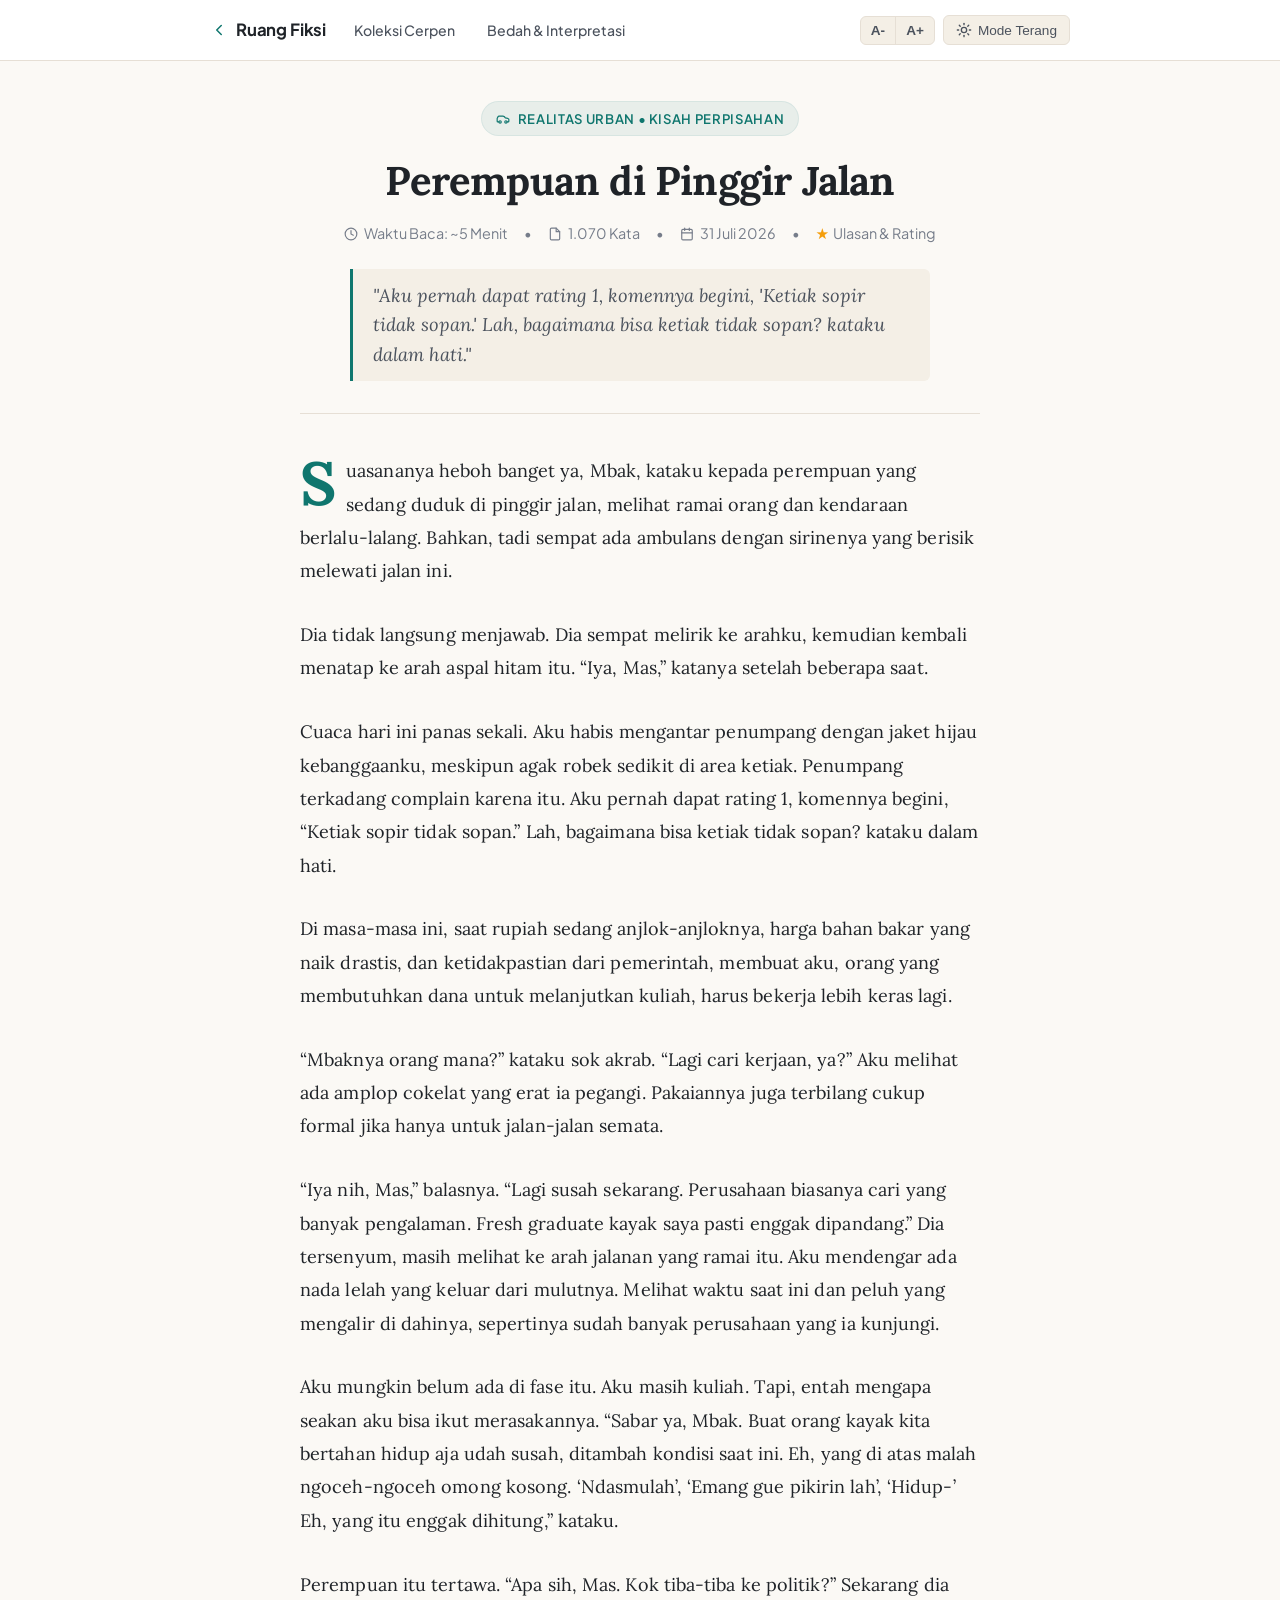
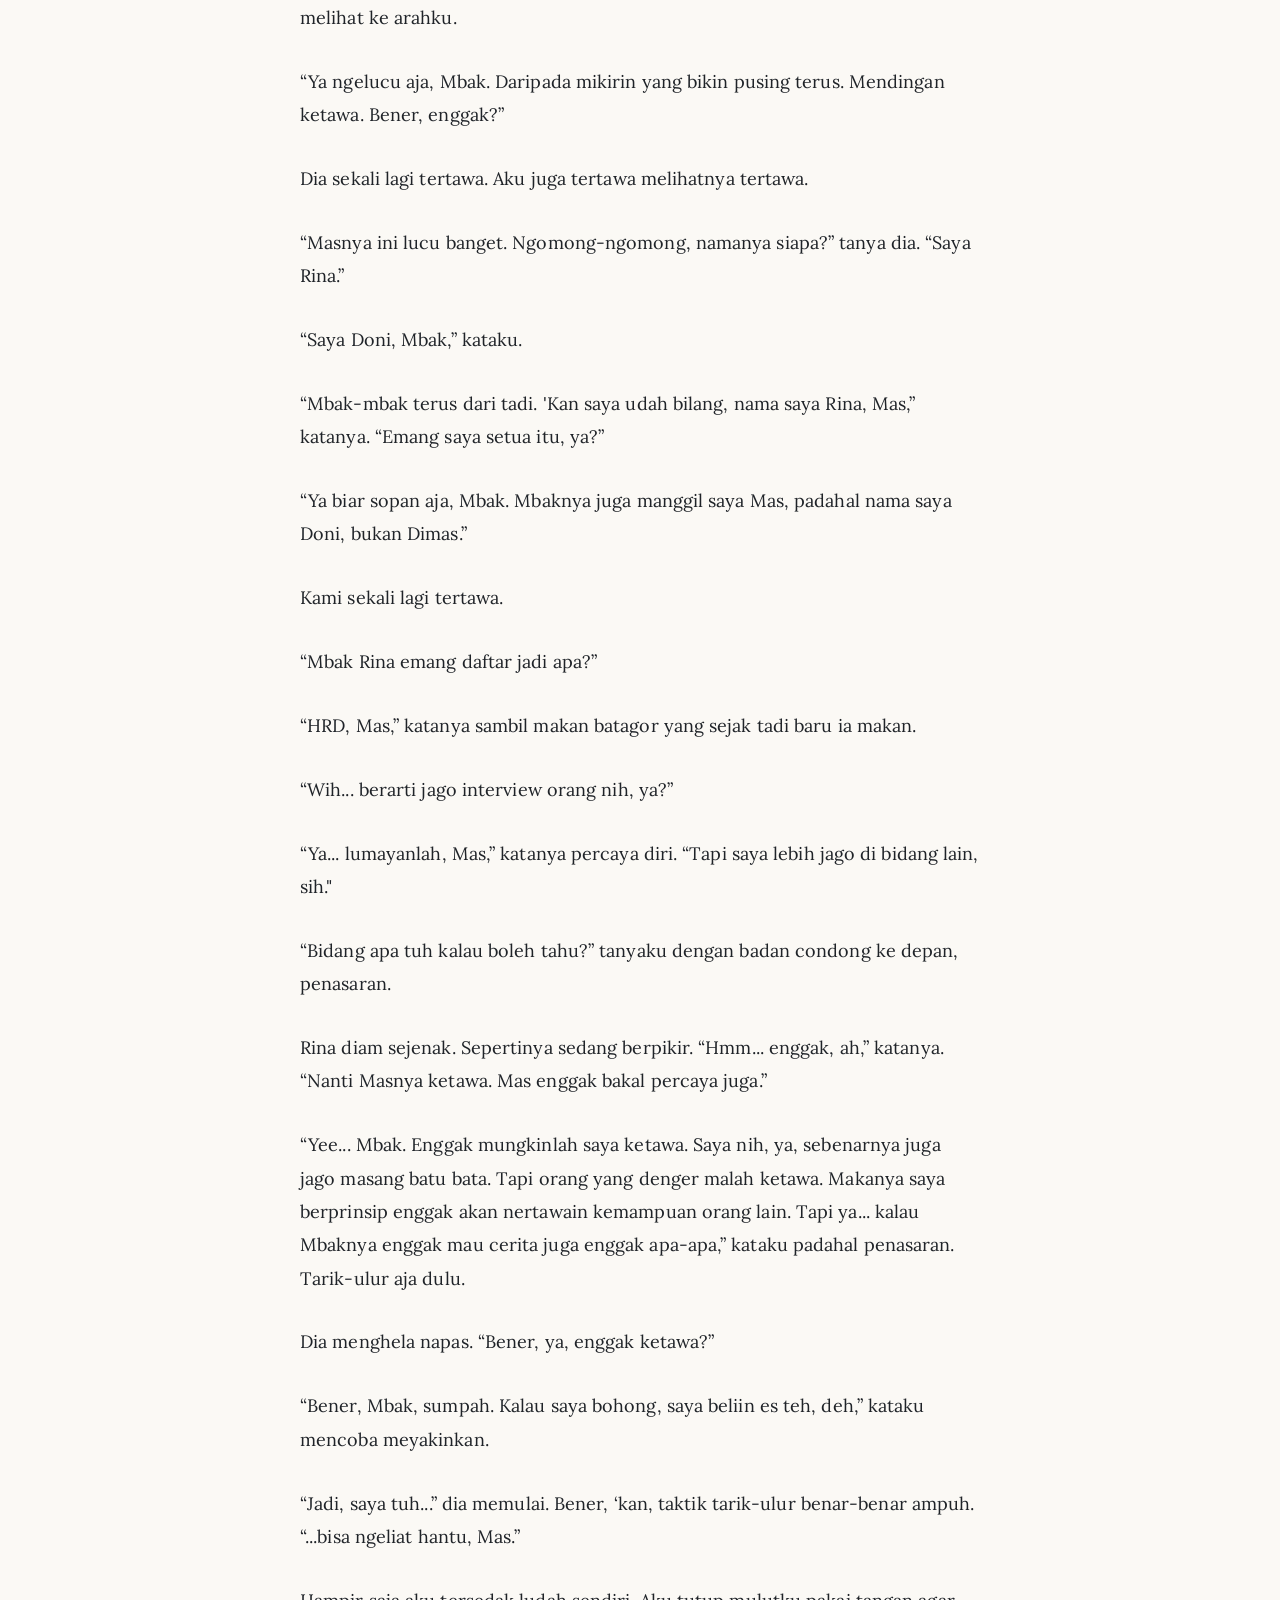
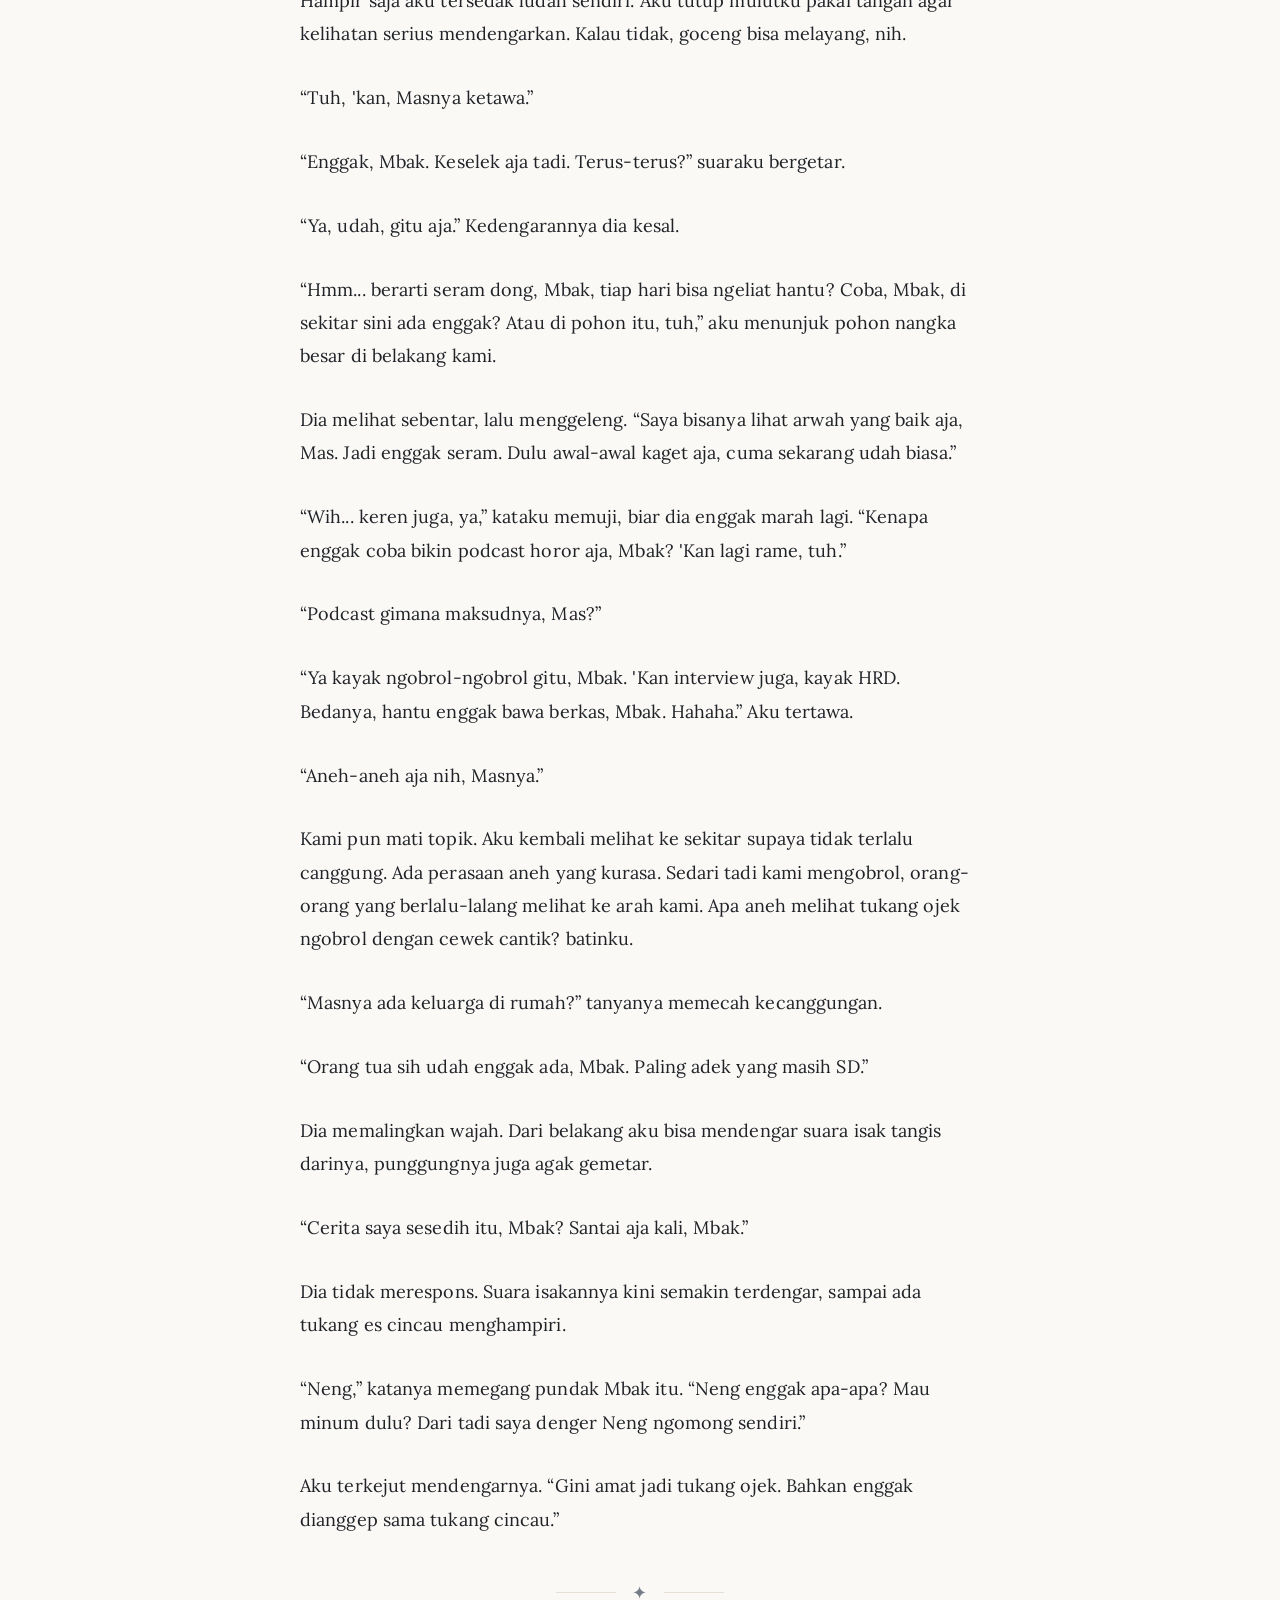
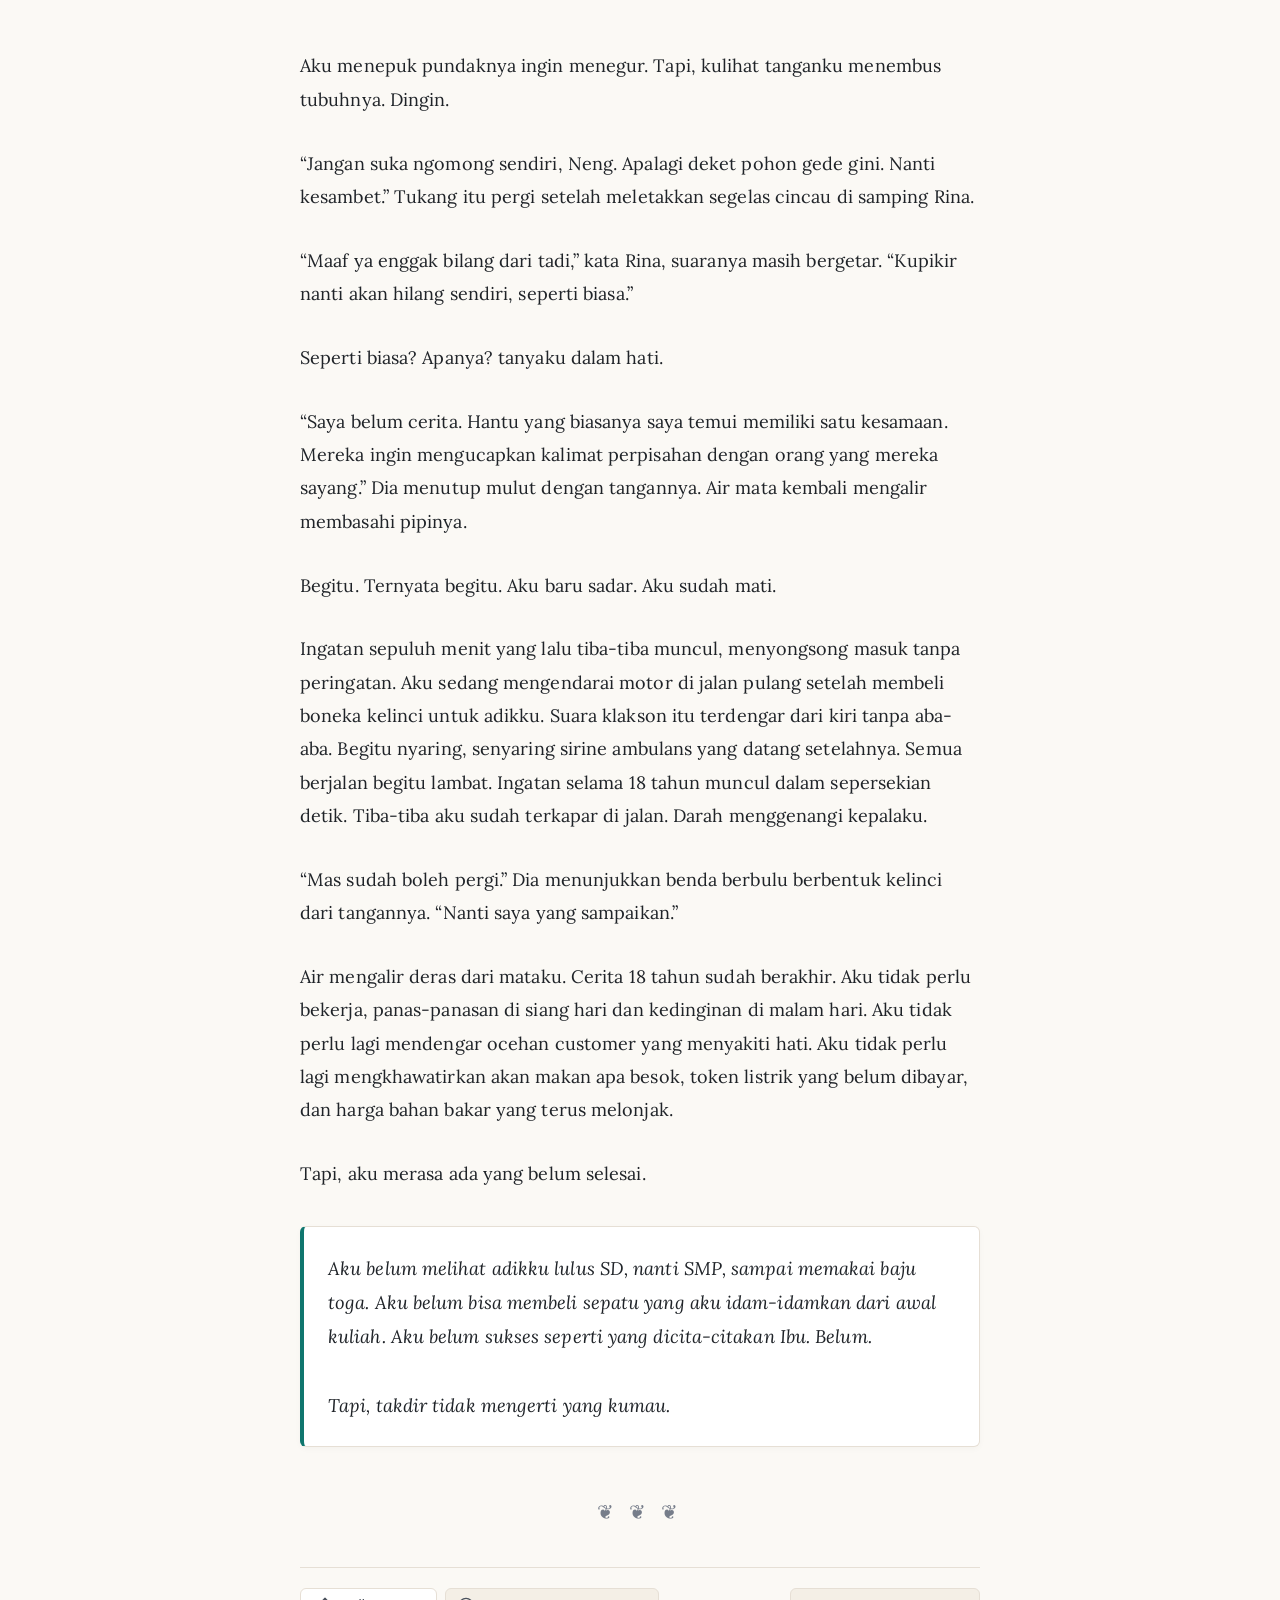
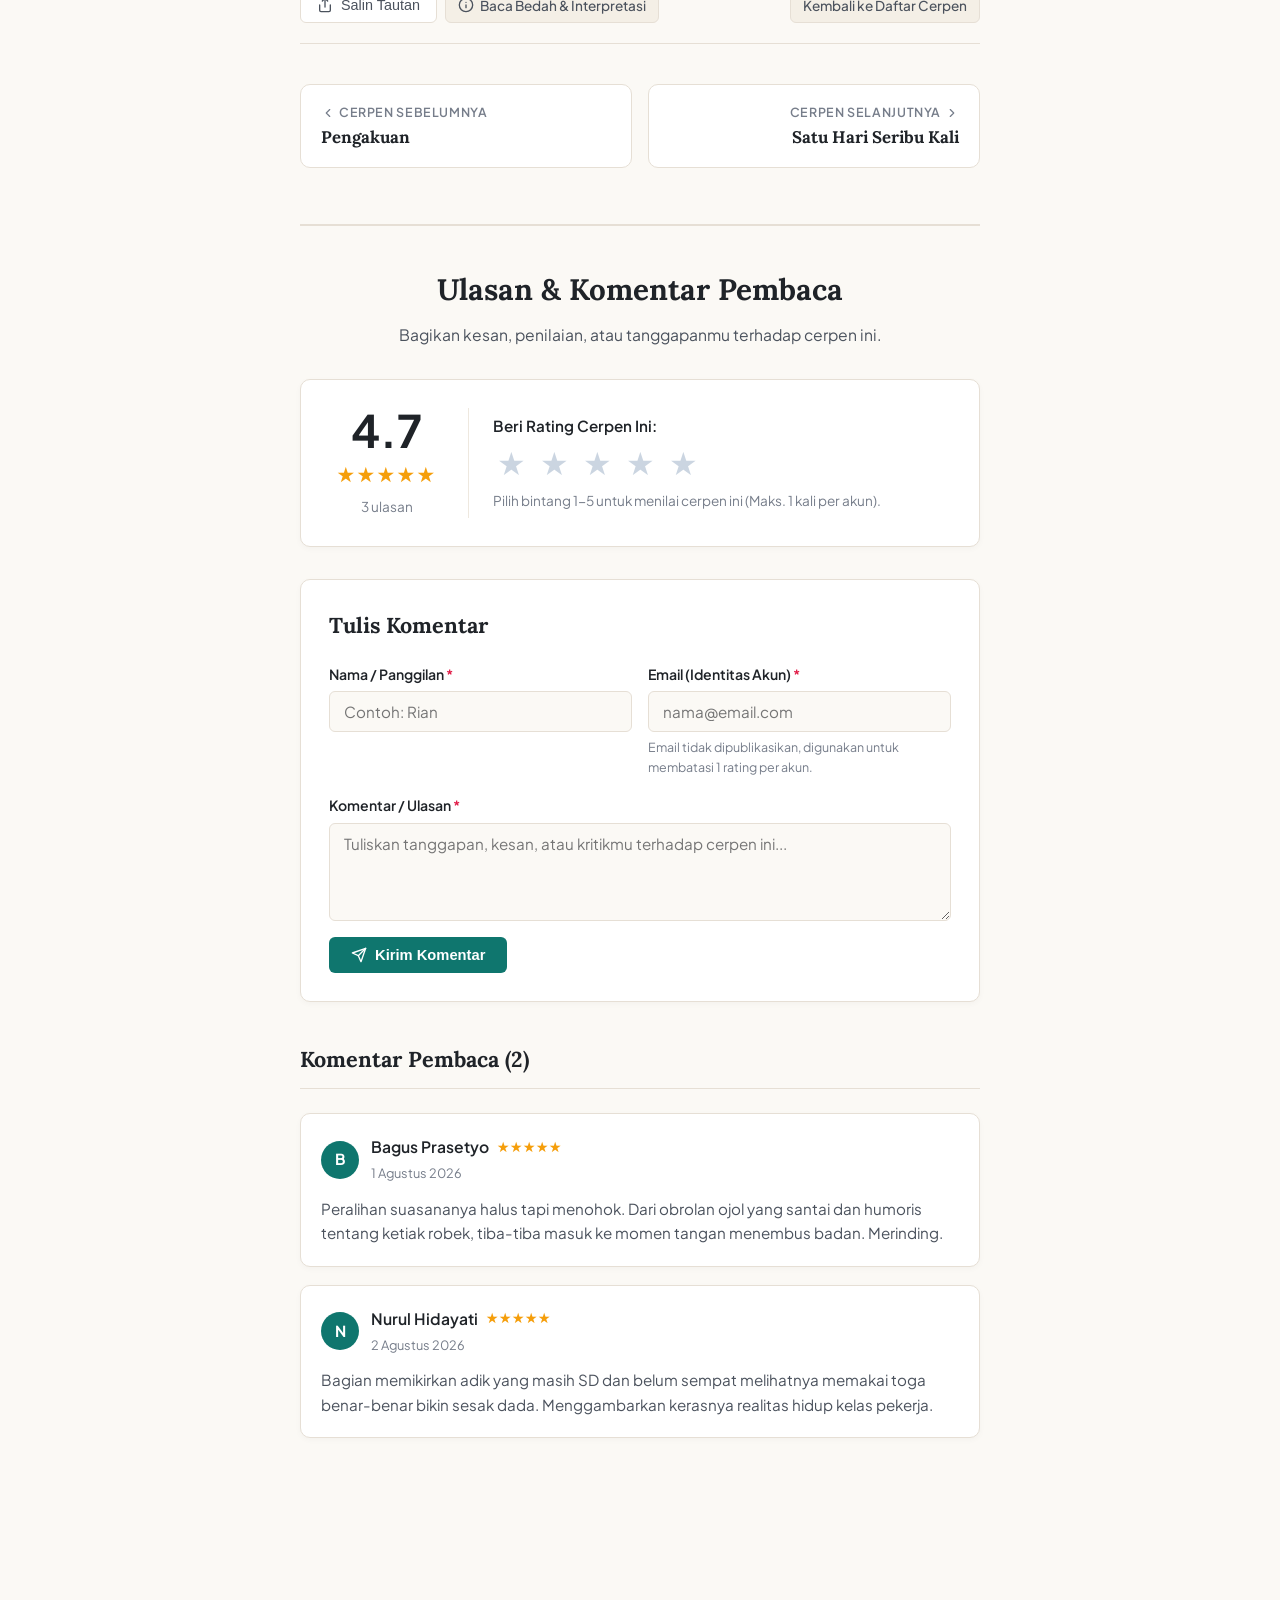
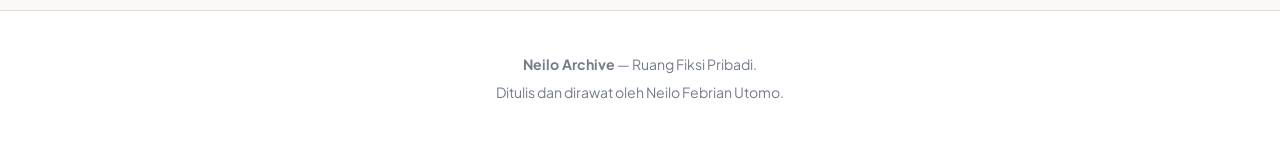
<file: perempuan-di-pinggir-jalan.html>
<!DOCTYPE html>
<html lang="id">
<head>
    <meta charset="UTF-8">
    <meta name="viewport" content="width=device-width, initial-scale=1.0">
    <title>Perempuan di Pinggir Jalan - Neilo Archive</title>
    <meta name="description" content="Cerpen Perempuan di Pinggir Jalan karya Neilo Febrian Utomo. Obrolan santai pengemudi ojol di terik jalanan yang berujung pada kenyataan pahit tak terduga.">
    
    <!-- Google Fonts: Lora & Plus Jakarta Sans -->
    <link rel="preconnect" href="https://fonts.googleapis.com">
    <link rel="preconnect" href="https://fonts.gstatic.com" crossorigin>
    <link href="https://fonts.googleapis.com/css2?family=Lora:ital,wght@0,400..700;1,400..700&family=Plus+Jakarta+Sans:wght@400;500;600;700&display=swap" rel="stylesheet">
    
    <link rel="stylesheet" href="style.css">
</head>
<body data-story="perempuan">
    <!-- Indikator Kemajuan Membaca -->
    <div id="reading-progress" aria-hidden="true"></div>

    <!-- Navigasi & Toolbar Mode Baca -->
    <nav class="site-nav" aria-label="Navigasi Halaman">
        <div class="container">
            <div style="display: flex; align-items: center;">
                <a href="index.html" class="nav-brand">
                    <svg width="18" height="18" viewBox="0 0 24 24" fill="none" stroke="currentColor" stroke-width="2" stroke-linecap="round" stroke-linejoin="round"><path d="m15 18-6-6 6-6"/></svg>
                    <span>Ruang Fiksi</span>
                </a>
                <div class="nav-links">
                    <a href="index.html" class="nav-link">Koleksi Cerpen</a>
                    <a href="interpretasi.html" class="nav-link">Bedah & Interpretasi</a>
                </div>
            </div>
            
            <div class="nav-actions">
                <div class="font-size-group" title="Ubah Ukuran Teks">
                    <button id="font-decrease-btn" type="button" aria-label="Kecilkan Teks">A-</button>
                    <button id="font-increase-btn" type="button" aria-label="Besarkan Teks">A+</button>
                </div>
                
                <button id="theme-toggle-btn" class="nav-btn" type="button" aria-label="Ganti Tema">
                    <svg width="16" height="16" viewBox="0 0 24 24" fill="none" stroke="currentColor" stroke-width="2" stroke-linecap="round" stroke-linejoin="round"><circle cx="12" cy="12" r="4"/><path d="M12 2v2"/><path d="M12 20v2"/><path d="m4.93 4.93 1.41 1.41"/><path d="m17.66 17.66 1.41 1.41"/><path d="M2 12h2"/><path d="M20 12h2"/><path d="m6.34 17.66-1.41 1.41"/><path d="m19.07 4.93-1.41 1.41"/></svg>
                    <span class="theme-label">Tema</span>
                </button>
            </div>
        </div>
    </nav>

    <!-- Konten Utama Cerpen -->
    <main class="story-page-wrapper">
        <article>
            <!-- Header Cerpen -->
            <header class="story-hero">
                <div class="story-theme-badge">
                    <svg width="14" height="14" viewBox="0 0 24 24" fill="none" stroke="currentColor" stroke-width="2" stroke-linecap="round" stroke-linejoin="round"><path d="M19 17h2c.6 0 1-.4 1-1v-3c0-.9-.7-1.7-1.5-1.9C18.7 10.6 16 10 16 10s-1.3-1.4-2.2-2.3c-.5-.4-1.1-.7-1.8-.7H5c-.6 0-1.1.4-1.4.9l-1.5 2.8C2.1 10.9 2 11.2 2 11.5V16c0 .6.4 1 1 1h2"/><circle cx="7" cy="17" r="2"/><circle cx="17" cy="17" r="2"/></svg>
                    Realitas Urban • Kisah Perpisahan
                </div>
                
                <h1 class="story-title">Perempuan di Pinggir Jalan</h1>
                
                <div class="story-meta-row">
                    <span class="story-meta-item">
                        <svg width="14" height="14" viewBox="0 0 24 24" fill="none" stroke="currentColor" stroke-width="2" stroke-linecap="round" stroke-linejoin="round"><circle cx="12" cy="12" r="10"/><polyline points="12 6 12 12 16 14"/></svg>
                        Waktu Baca: ~5 Menit
                    </span>
                    <span>•</span>
                    <span class="story-meta-item">
                        <svg width="14" height="14" viewBox="0 0 24 24" fill="none" stroke="currentColor" stroke-width="2" stroke-linecap="round" stroke-linejoin="round"><path d="M14 2H6a2 2 0 0 0-2 2v16a2 2 0 0 0 2 2h12a2 2 0 0 0 2-2V8z"/><polyline points="14 2 14 8 20 8"/></svg>
                        1.070 Kata
                    </span>
                    <span>•</span>
                    <span class="story-meta-item">
                        <svg width="14" height="14" viewBox="0 0 24 24" fill="none" stroke="currentColor" stroke-width="2" stroke-linecap="round" stroke-linejoin="round"><rect width="18" height="18" x="3" y="4" rx="2" ry="2"/><line x1="16" x2="16" y1="2" y2="6"/><line x1="8" x2="8" y1="2" y2="6"/><line x1="3" x2="21" y1="10" y2="10"/></svg>
                        31 Juli 2026
                    </span>
                    <span>•</span>
                    <span class="story-meta-item">
                        <a href="#kolom-komentar" style="color: inherit; text-decoration: none; display: inline-flex; align-items: center; gap: 4px;">
                            <span style="color: #f59e0b;">★</span>
                            <span>Ulasan & Rating</span>
                        </a>
                    </span>
                </div>
                
                <blockquote class="story-teaser-quote">
                    "Aku pernah dapat rating 1, komennya begini, 'Ketiak sopir tidak sopan.' Lah, bagaimana bisa ketiak tidak sopan? kataku dalam hati."
                </blockquote>
            </header>

            <!-- Isi Teks Cerpen -->
            <div class="cerpen-content">
                <p><span class="dropcap">S</span>uasananya heboh banget ya, Mbak, kataku kepada perempuan yang sedang duduk di pinggir jalan, melihat ramai orang dan kendaraan berlalu-lalang. Bahkan, tadi sempat ada ambulans dengan sirinenya yang berisik melewati jalan ini.</p>
                <p>Dia tidak langsung menjawab. Dia sempat melirik ke arahku, kemudian kembali menatap ke arah aspal hitam itu. “Iya, Mas,” katanya setelah beberapa saat.</p>
                <p>Cuaca hari ini panas sekali. Aku habis mengantar penumpang dengan jaket hijau kebanggaanku, meskipun agak robek sedikit di area ketiak. Penumpang terkadang complain karena itu. Aku pernah dapat rating 1, komennya begini, “Ketiak sopir tidak sopan.” Lah, bagaimana bisa ketiak tidak sopan? kataku dalam hati.</p>
                <p>Di masa-masa ini, saat rupiah sedang anjlok-anjloknya, harga bahan bakar yang naik drastis, dan ketidakpastian dari pemerintah, membuat aku, orang yang membutuhkan dana untuk melanjutkan kuliah, harus bekerja lebih keras lagi.</p>
                <p>“Mbaknya orang mana?” kataku sok akrab. “Lagi cari kerjaan, ya?” Aku melihat ada amplop cokelat yang erat ia pegangi. Pakaiannya juga terbilang cukup formal jika hanya untuk jalan-jalan semata.</p>
                <p>“Iya nih, Mas,” balasnya. “Lagi susah sekarang. Perusahaan biasanya cari yang banyak pengalaman. Fresh graduate kayak saya pasti enggak dipandang.” Dia tersenyum, masih melihat ke arah jalanan yang ramai itu. Aku mendengar ada nada lelah yang keluar dari mulutnya. Melihat waktu saat ini dan peluh yang mengalir di dahinya, sepertinya sudah banyak perusahaan yang ia kunjungi.</p>
                <p>Aku mungkin belum ada di fase itu. Aku masih kuliah. Tapi, entah mengapa seakan aku bisa ikut merasakannya. “Sabar ya, Mbak. Buat orang kayak kita bertahan hidup aja udah susah, ditambah kondisi saat ini. Eh, yang di atas malah ngoceh-ngoceh omong kosong. ‘Ndasmulah’, ‘Emang gue pikirin lah’, ‘Hidup-’ Eh, yang itu enggak dihitung,” kataku.</p>
                <p>Perempuan itu tertawa. “Apa sih, Mas. Kok tiba-tiba ke politik?” Sekarang dia melihat ke arahku.</p>
                <p>“Ya ngelucu aja, Mbak. Daripada mikirin yang bikin pusing terus. Mendingan ketawa. Bener, enggak?”</p>
                <p>Dia sekali lagi tertawa. Aku juga tertawa melihatnya tertawa.</p>
                <p>“Masnya ini lucu banget. Ngomong-ngomong, namanya siapa?” tanya dia. “Saya Rina.”</p>
                <p>“Saya Doni, Mbak,” kataku.</p>
                <p>“Mbak-mbak terus dari tadi. 'Kan saya udah bilang, nama saya Rina, Mas,” katanya. “Emang saya setua itu, ya?”</p>
                <p>“Ya biar sopan aja, Mbak. Mbaknya juga manggil saya Mas, padahal nama saya Doni, bukan Dimas.”</p>
                <p>Kami sekali lagi tertawa.</p>
                <p>“Mbak Rina emang daftar jadi apa?”</p>
                <p>“HRD, Mas,” katanya sambil makan batagor yang sejak tadi baru ia makan.</p>
                <p>“Wih... berarti jago interview orang nih, ya?”</p>
                <p>“Ya... lumayanlah, Mas,” katanya percaya diri. “Tapi saya lebih jago di bidang lain, sih."</p>
                <p>“Bidang apa tuh kalau boleh tahu?” tanyaku dengan badan condong ke depan, penasaran.</p>
                <p>Rina diam sejenak. Sepertinya sedang berpikir. “Hmm... enggak, ah,” katanya. “Nanti Masnya ketawa. Mas enggak bakal percaya juga.”</p>
                <p>“Yee... Mbak. Enggak mungkinlah saya ketawa. Saya nih, ya, sebenarnya juga jago masang batu bata. Tapi orang yang denger malah ketawa. Makanya saya berprinsip enggak akan nertawain kemampuan orang lain. Tapi ya... kalau Mbaknya enggak mau cerita juga enggak apa-apa,” kataku padahal penasaran. Tarik-ulur aja dulu.</p>
                <p>Dia menghela napas. “Bener, ya, enggak ketawa?”</p>
                <p>“Bener, Mbak, sumpah. Kalau saya bohong, saya beliin es teh, deh,” kataku mencoba meyakinkan.</p>
                <p>“Jadi, saya tuh...” dia memulai. Bener, ‘kan, taktik tarik-ulur benar-benar ampuh. “...bisa ngeliat hantu, Mas.”</p>
                <p>Hampir saja aku tersedak ludah sendiri. Aku tutup mulutku pakai tangan agar kelihatan serius mendengarkan. Kalau tidak, goceng bisa melayang, nih.</p>
                <p>“Tuh, 'kan, Masnya ketawa.”</p>
                <p>“Enggak, Mbak. Keselek aja tadi. Terus-terus?” suaraku bergetar.</p>
                <p>“Ya, udah, gitu aja.” Kedengarannya dia kesal.</p>
                <p>“Hmm... berarti seram dong, Mbak, tiap hari bisa ngeliat hantu? Coba, Mbak, di sekitar sini ada enggak? Atau di pohon itu, tuh,” aku menunjuk pohon nangka besar di belakang kami.</p>
                <p>Dia melihat sebentar, lalu menggeleng. “Saya bisanya lihat arwah yang baik aja, Mas. Jadi enggak seram. Dulu awal-awal kaget aja, cuma sekarang udah biasa.”</p>
                <p>“Wih... keren juga, ya,” kataku memuji, biar dia enggak marah lagi. “Kenapa enggak coba bikin podcast horor aja, Mbak? 'Kan lagi rame, tuh.”</p>
                <p>“Podcast gimana maksudnya, Mas?”</p>
                <p>“Ya kayak ngobrol-ngobrol gitu, Mbak. 'Kan interview juga, kayak HRD. Bedanya, hantu enggak bawa berkas, Mbak. Hahaha.” Aku tertawa.</p>
                <p>“Aneh-aneh aja nih, Masnya.”</p>
                <p>Kami pun mati topik. Aku kembali melihat ke sekitar supaya tidak terlalu canggung. Ada perasaan aneh yang kurasa. Sedari tadi kami mengobrol, orang-orang yang berlalu-lalang melihat ke arah kami. Apa aneh melihat tukang ojek ngobrol dengan cewek cantik? batinku.</p>
                <p>“Masnya ada keluarga di rumah?” tanyanya memecah kecanggungan.</p>
                <p>“Orang tua sih udah enggak ada, Mbak. Paling adek yang masih SD.”</p>
                <p>Dia memalingkan wajah. Dari belakang aku bisa mendengar suara isak tangis darinya, punggungnya juga agak gemetar.</p>
                <p>“Cerita saya sesedih itu, Mbak? Santai aja kali, Mbak.”</p>
                <p>Dia tidak merespons. Suara isakannya kini semakin terdengar, sampai ada tukang es cincau menghampiri.</p>
                <p>“Neng,” katanya memegang pundak Mbak itu. “Neng enggak apa-apa? Mau minum dulu? Dari tadi saya denger Neng ngomong sendiri.”</p>
                <p>Aku terkejut mendengarnya. “Gini amat jadi tukang ojek. Bahkan enggak dianggep sama tukang cincau.”</p>
                
                <div class="story-divider">✦</div>

                <p>Aku menepuk pundaknya ingin menegur. Tapi, kulihat tanganku menembus tubuhnya. Dingin.</p>
                <p>“Jangan suka ngomong sendiri, Neng. Apalagi deket pohon gede gini. Nanti kesambet.” Tukang itu pergi setelah meletakkan segelas cincau di samping Rina.</p>
                <p>“Maaf ya enggak bilang dari tadi,” kata Rina, suaranya masih bergetar. “Kupikir nanti akan hilang sendiri, seperti biasa.”</p>
                <p>Seperti biasa? Apanya? tanyaku dalam hati.</p>
                <p>“Saya belum cerita. Hantu yang biasanya saya temui memiliki satu kesamaan. Mereka ingin mengucapkan kalimat perpisahan dengan orang yang mereka sayang.” Dia menutup mulut dengan tangannya. Air mata kembali mengalir membasahi pipinya.</p>
                <p>Begitu. Ternyata begitu. Aku baru sadar. Aku sudah mati.</p>
                <p>Ingatan sepuluh menit yang lalu tiba-tiba muncul, menyongsong masuk tanpa peringatan. Aku sedang mengendarai motor di jalan pulang setelah membeli boneka kelinci untuk adikku. Suara klakson itu terdengar dari kiri tanpa aba-aba. Begitu nyaring, senyaring sirine ambulans yang datang setelahnya. Semua berjalan begitu lambat. Ingatan selama 18 tahun muncul dalam sepersekian detik. Tiba-tiba aku sudah terkapar di jalan. Darah menggenangi kepalaku.</p>
                <p>“Mas sudah boleh pergi.” Dia menunjukkan benda berbulu berbentuk kelinci dari tangannya. “Nanti saya yang sampaikan.”</p>
                <p>Air mengalir deras dari mataku. Cerita 18 tahun sudah berakhir. Aku tidak perlu bekerja, panas-panasan di siang hari dan kedinginan di malam hari. Aku tidak perlu lagi mendengar ocehan customer yang menyakiti hati. Aku tidak perlu lagi mengkhawatirkan akan makan apa besok, token listrik yang belum dibayar, dan harga bahan bakar yang terus melonjak.</p>
                <p>Tapi, aku merasa ada yang belum selesai.</p>
                
                <div class="story-highlight-box">
                    <p>Aku belum melihat adikku lulus SD, nanti SMP, sampai memakai baju toga. Aku belum bisa membeli sepatu yang aku idam-idamkan dari awal kuliah. Aku belum sukses seperti yang dicita-citakan Ibu. Belum.<br><br>Tapi, takdir tidak mengerti yang kumau.</p>
                </div>
            </div>

            <div class="story-end-marker" aria-hidden="true">❦ ❦ ❦</div>

            <!-- Bar Interaksi -->
            <div class="story-interaction-bar">
                <div style="display: flex; gap: 8px; flex-wrap: wrap;">
                    <button class="btn-share-link" type="button">
                        <svg width="16" height="16" viewBox="0 0 24 24" fill="none" stroke="currentColor" stroke-width="2" stroke-linecap="round" stroke-linejoin="round"><path d="M4 12v8a2 2 0 0 0 2 2h12a2 2 0 0 0 2-2v-8"/><polyline points="16 6 12 2 8 6"/><line x1="12" x2="12" y1="2" y2="15"/></svg>
                        Salin Tautan
                    </button>
                    <a href="interpretasi.html#esai-perempuan" class="nav-btn" title="Baca analisis dan interpretasi cerpen ini">
                        <svg width="16" height="16" viewBox="0 0 24 24" fill="none" stroke="currentColor" stroke-width="2" stroke-linecap="round" stroke-linejoin="round"><circle cx="12" cy="12" r="10"/><path d="M12 16v-4"/><path d="M12 8h.01"/></svg>
                        Baca Bedah & Interpretasi
                    </a>
                </div>
                <a href="index.html" class="nav-btn">Kembali ke Daftar Cerpen</a>
            </div>

            <!-- Navigasi Cerita Sebelumnya & Selanjutnya -->
            <nav class="story-nav-grid" aria-label="Navigasi Cerita">
                <a href="pengakuan.html" class="nav-card prev">
                    <span class="nav-card-label">
                        <svg width="14" height="14" viewBox="0 0 24 24" fill="none" stroke="currentColor" stroke-width="2" stroke-linecap="round" stroke-linejoin="round"><path d="m15 18-6-6 6-6"/></svg>
                        Cerpen Sebelumnya
                    </span>
                    <span class="nav-card-title">Pengakuan</span>
                </a>
                
                <a href="satu-hari-seribu-kali.html" class="nav-card next">
                    <span class="nav-card-label">
                        Cerpen Selanjutnya
                        <svg width="14" height="14" viewBox="0 0 24 24" fill="none" stroke="currentColor" stroke-width="2" stroke-linecap="round" stroke-linejoin="round"><path d="m9 18 6-6-6-6"/></svg>
                    </span>
                    <span class="nav-card-title">Satu Hari Seribu Kali</span>
                </a>
            </nav>

            <!-- Kolom Rating Bintang & Komentar Pembaca -->
            <section class="story-feedback-section" data-story-id="perempuan-di-pinggir-jalan" id="kolom-komentar" aria-label="Rating dan Komentar Pembaca">
                <div class="feedback-header">
                    <h2>Ulasan & Komentar Pembaca</h2>
                    <p>Bagikan kesan, penilaian, atau tanggapanmu terhadap cerpen ini.</p>
                </div>

                <!-- Kartu Ringkasan & Form Rating Bintang 1-5 -->
                <div class="rating-card">
                    <div class="rating-overview">
                        <div class="rating-average">
                            <span class="rating-score" id="rating-average-score">0.0</span>
                            <div class="stars-display" id="rating-average-stars" aria-hidden="true">★★★★★</div>
                            <span class="rating-count" id="rating-total-count">0 ulasan</span>
                        </div>
                        
                        <div class="rating-action-box">
                            <span class="rating-action-title">Beri Rating Cerpen Ini:</span>
                            <div class="star-rating-widget" id="star-rating-widget" role="radiogroup" aria-label="Beri rating bintang 1 sampai 5">
                                <button type="button" class="star-btn" data-value="1" aria-label="1 Bintang">★</button>
                                <button type="button" class="star-btn" data-value="2" aria-label="2 Bintang">★</button>
                                <button type="button" class="star-btn" data-value="3" aria-label="3 Bintang">★</button>
                                <button type="button" class="star-btn" data-value="4" aria-label="4 Bintang">★</button>
                                <button type="button" class="star-btn" data-value="5" aria-label="5 Bintang">★</button>
                            </div>
                            <div class="rating-status-message" id="rating-status-message"></div>
                        </div>
                    </div>
                </div>

                <!-- Form Tambah Komentar -->
                <div class="comment-form-card">
                    <h3>Tulis Komentar</h3>
                    <form id="comment-form" class="comment-form" novalidate>
                        <div class="form-row">
                            <div class="form-group">
                                <label for="comment-author-name">Nama / Panggilan <span class="required">*</span></label>
                                <input type="text" id="comment-author-name" required placeholder="Contoh: Rian" maxlength="50">
                            </div>
                            <div class="form-group">
                                <label for="comment-author-email">Email (Identitas Akun) <span class="required">*</span></label>
                                <input type="email" id="comment-author-email" required placeholder="nama@email.com">
                                <small class="form-hint">Email tidak dipublikasikan, digunakan untuk membatasi 1 rating per akun.</small>
                            </div>
                        </div>
                        <div class="form-group">
                            <label for="comment-body">Komentar / Ulasan <span class="required">*</span></label>
                            <textarea id="comment-body" required rows="4" placeholder="Tuliskan tanggapan, kesan, atau kritikmu terhadap cerpen ini..." maxlength="1000"></textarea>
                        </div>
                        <div class="form-actions">
                            <button type="submit" class="btn-submit-comment">
                                <svg width="16" height="16" viewBox="0 0 24 24" fill="none" stroke="currentColor" stroke-width="2" stroke-linecap="round" stroke-linejoin="round"><line x1="22" y1="2" x2="11" y2="13"/><polygon points="22 2 15 22 11 13 2 9 22 2"/></svg>
                                Kirim Komentar
                            </button>
                        </div>
                    </form>
                </div>

                <!-- Daftar Komentar Pembaca -->
                <div class="comments-list-wrapper">
                    <div class="comments-list-header">
                        <h3>Komentar Pembaca (<span id="comments-count">0</span>)</h3>
                    </div>
                    <div id="comments-container" class="comments-container">
                        <!-- Komentar akan dimuat secara dinamis oleh JavaScript -->
                    </div>
                </div>
            </section>
        </article>
    </main>

    <!-- Footer -->
    <footer class="site-footer">
        <div class="container">
            <p><strong>Neilo Archive</strong> — Ruang Fiksi Pribadi.</p>
            <p>Ditulis dan dirawat oleh Neilo Febrian Utomo.</p>
        </div>
    </footer>

    <script src="main.js"></script>
</body>
</html>
</file>
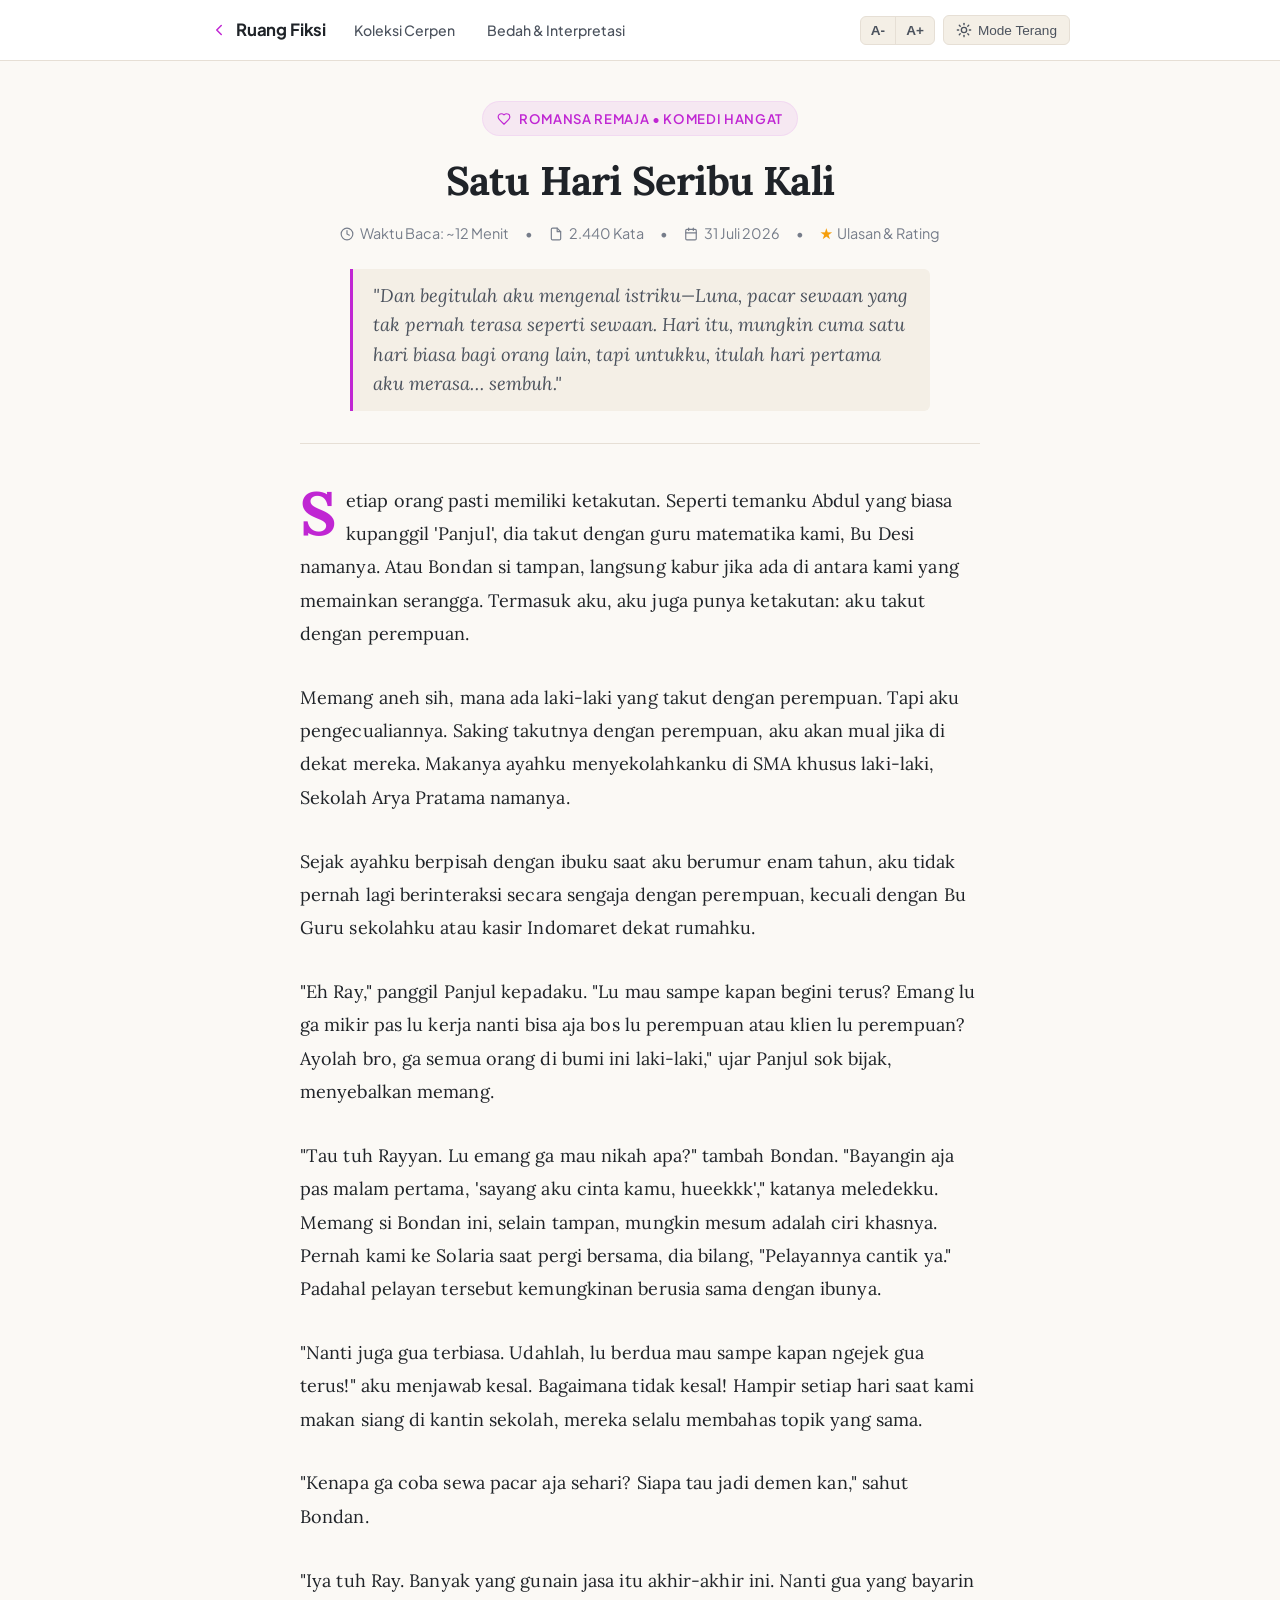
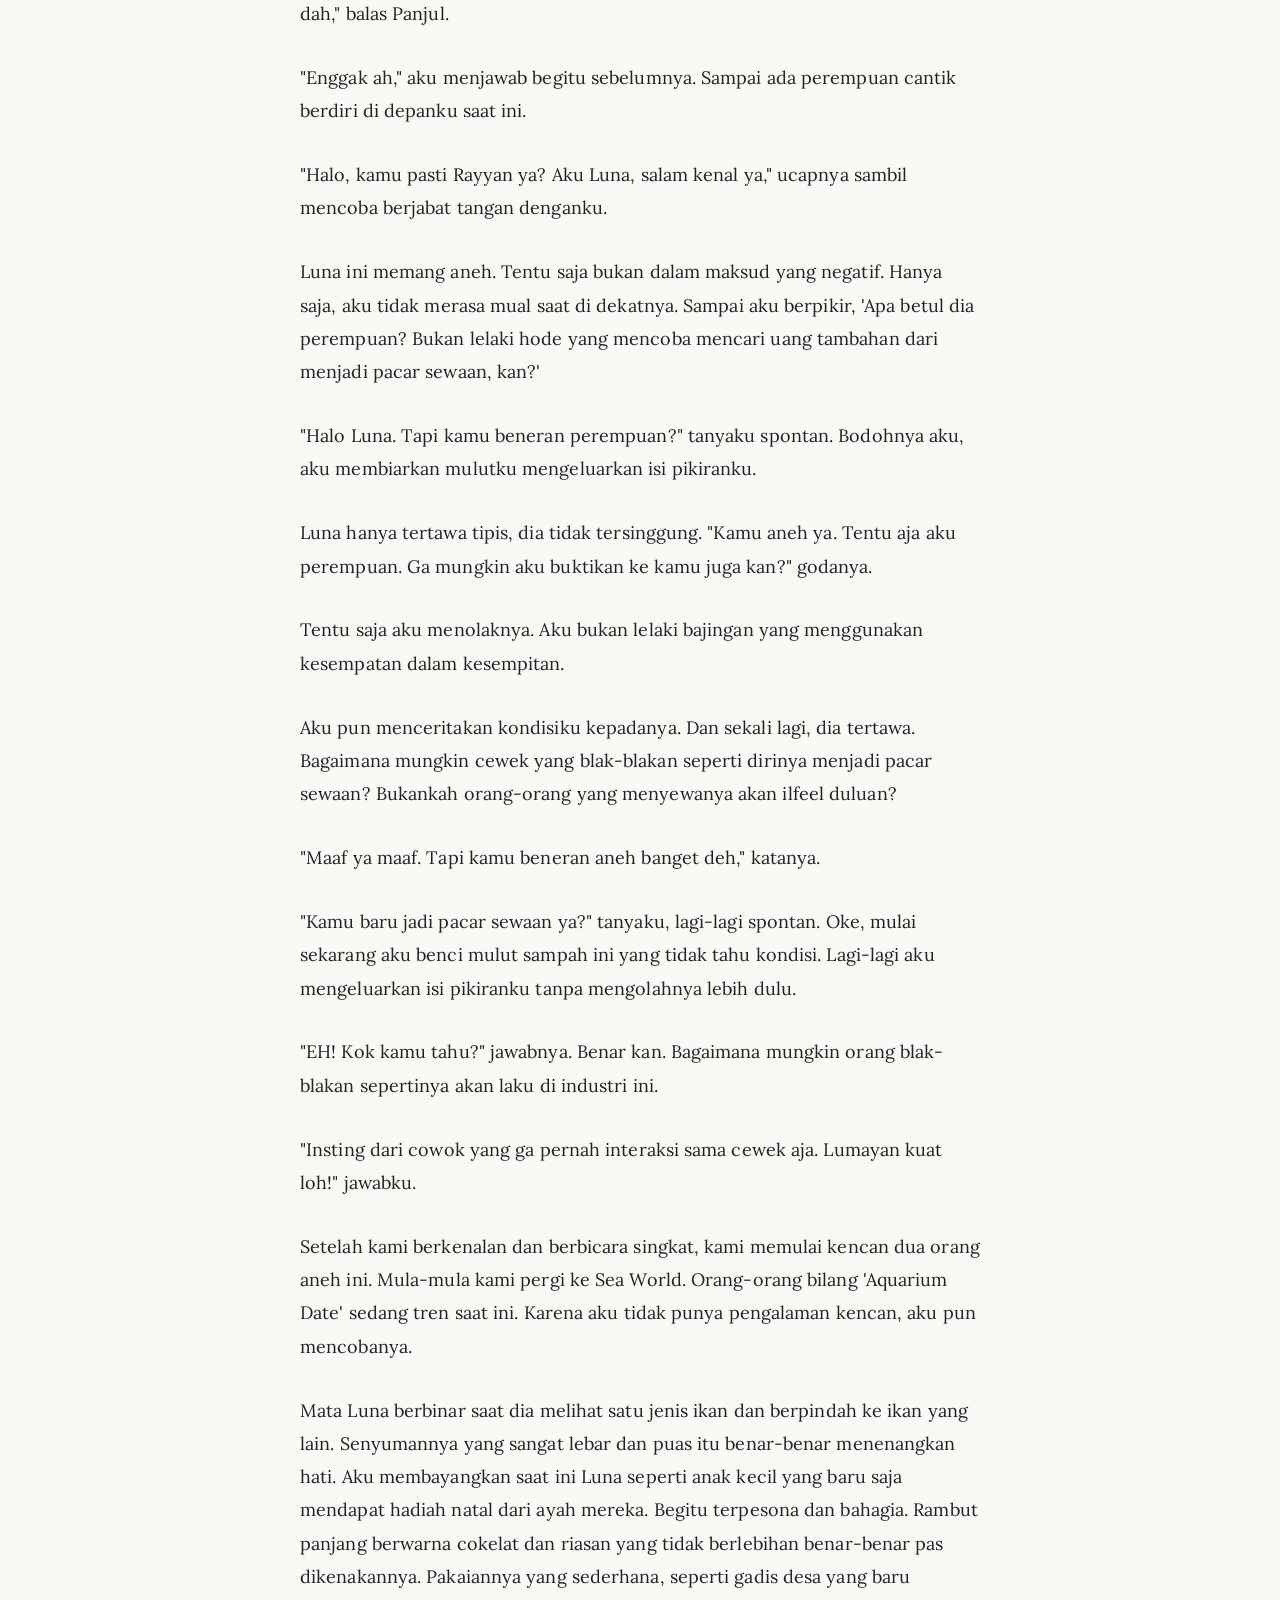
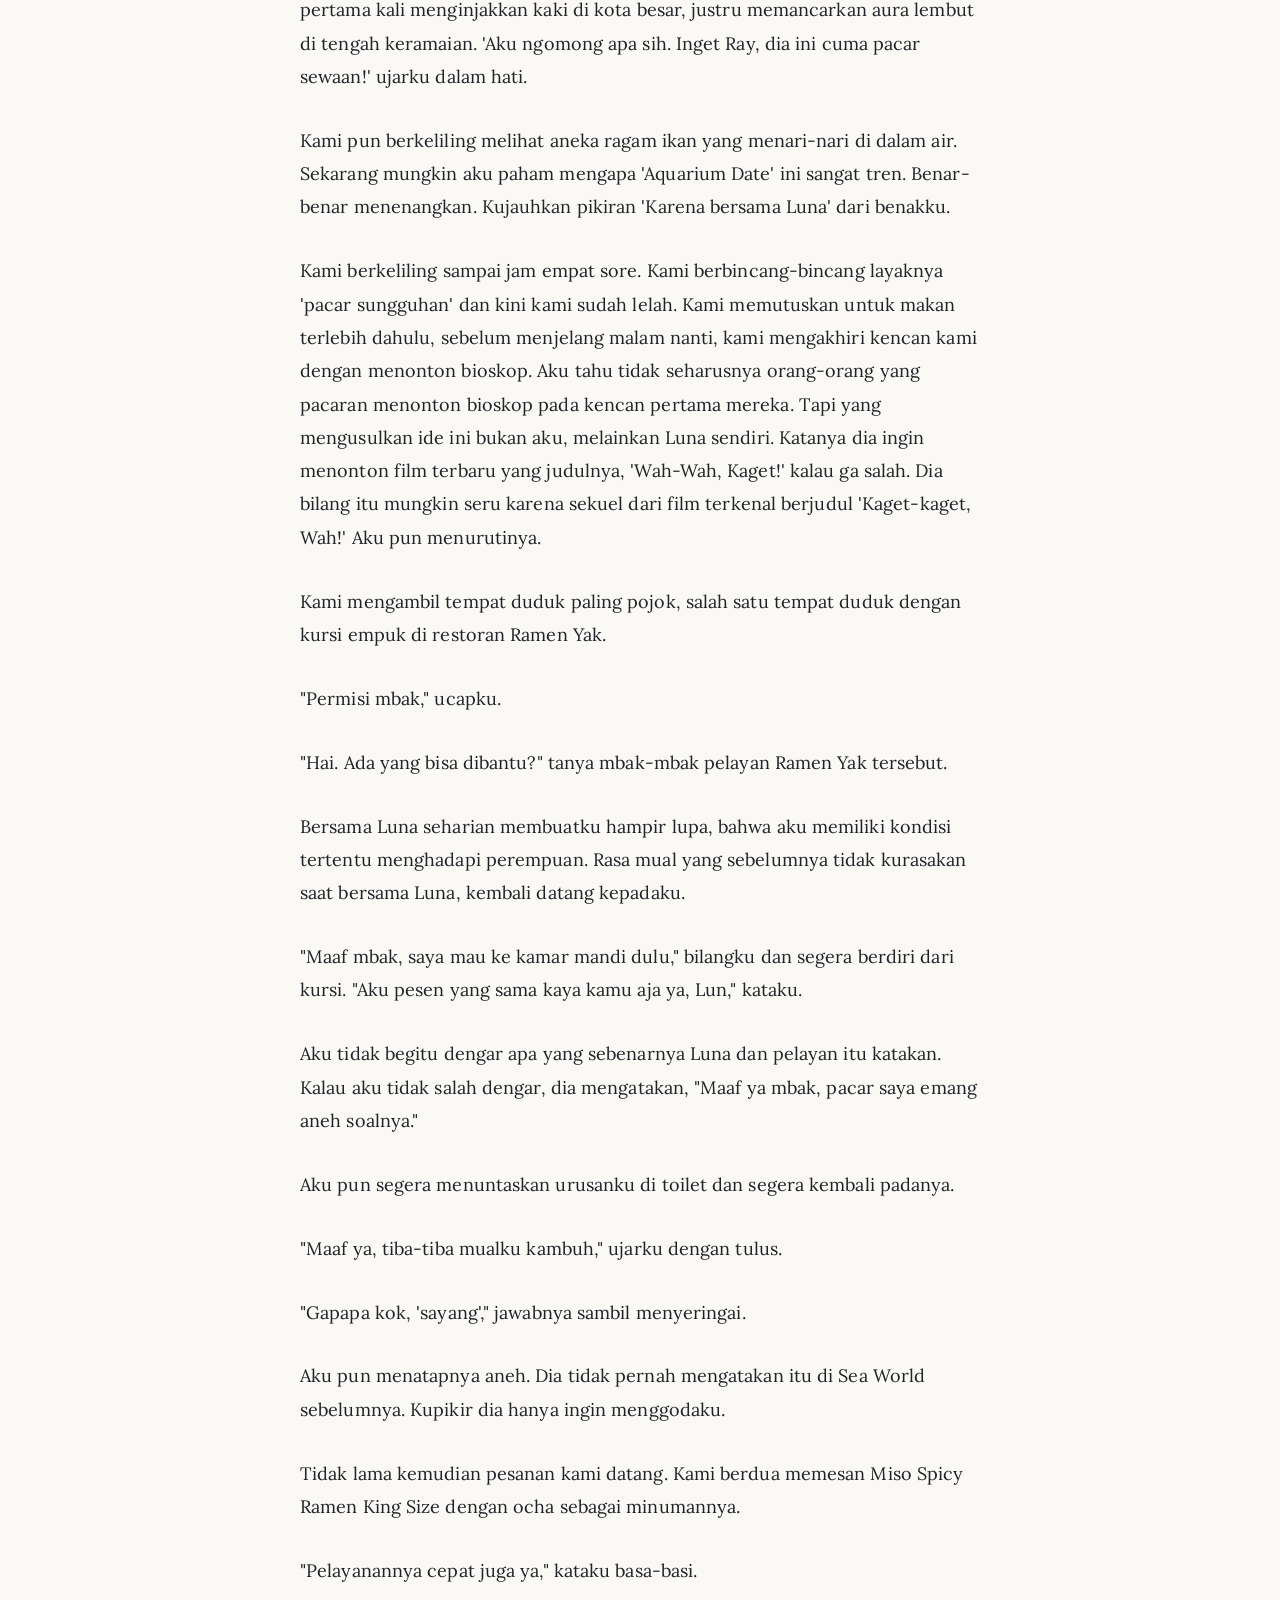
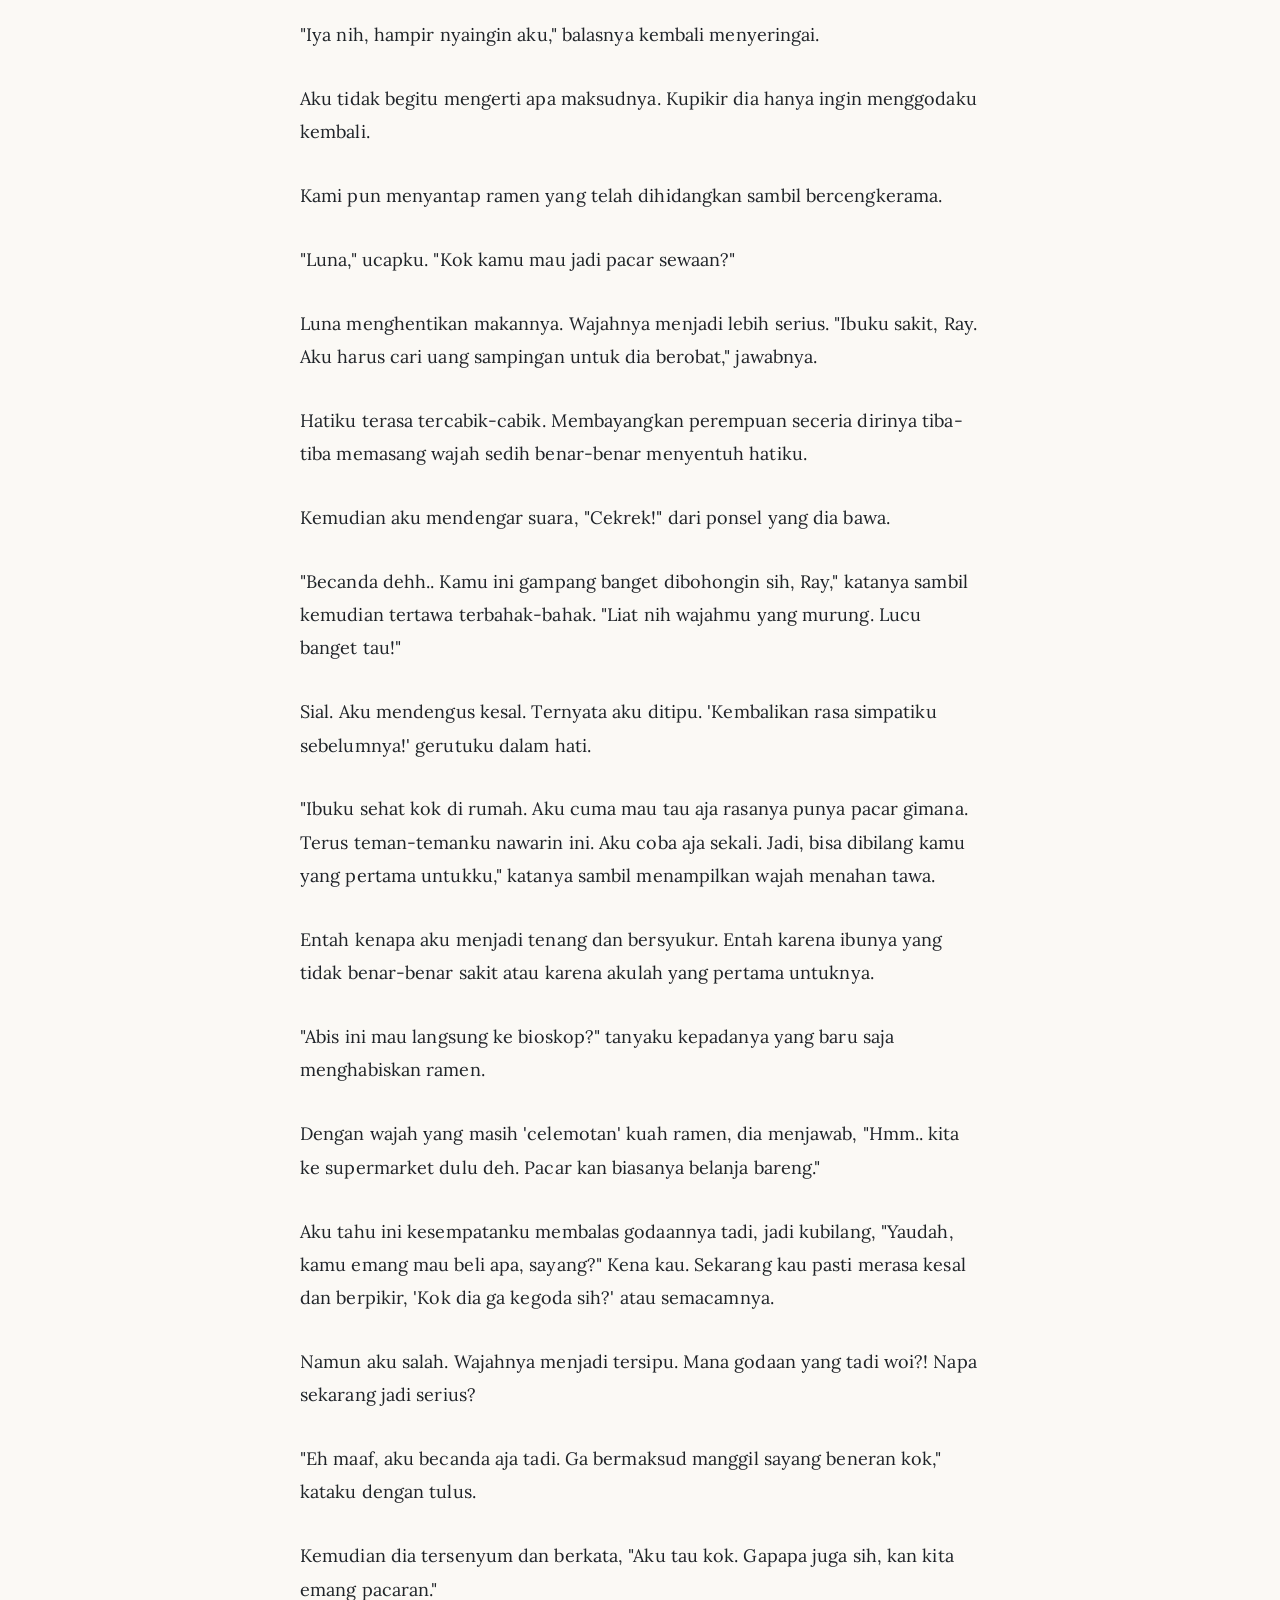
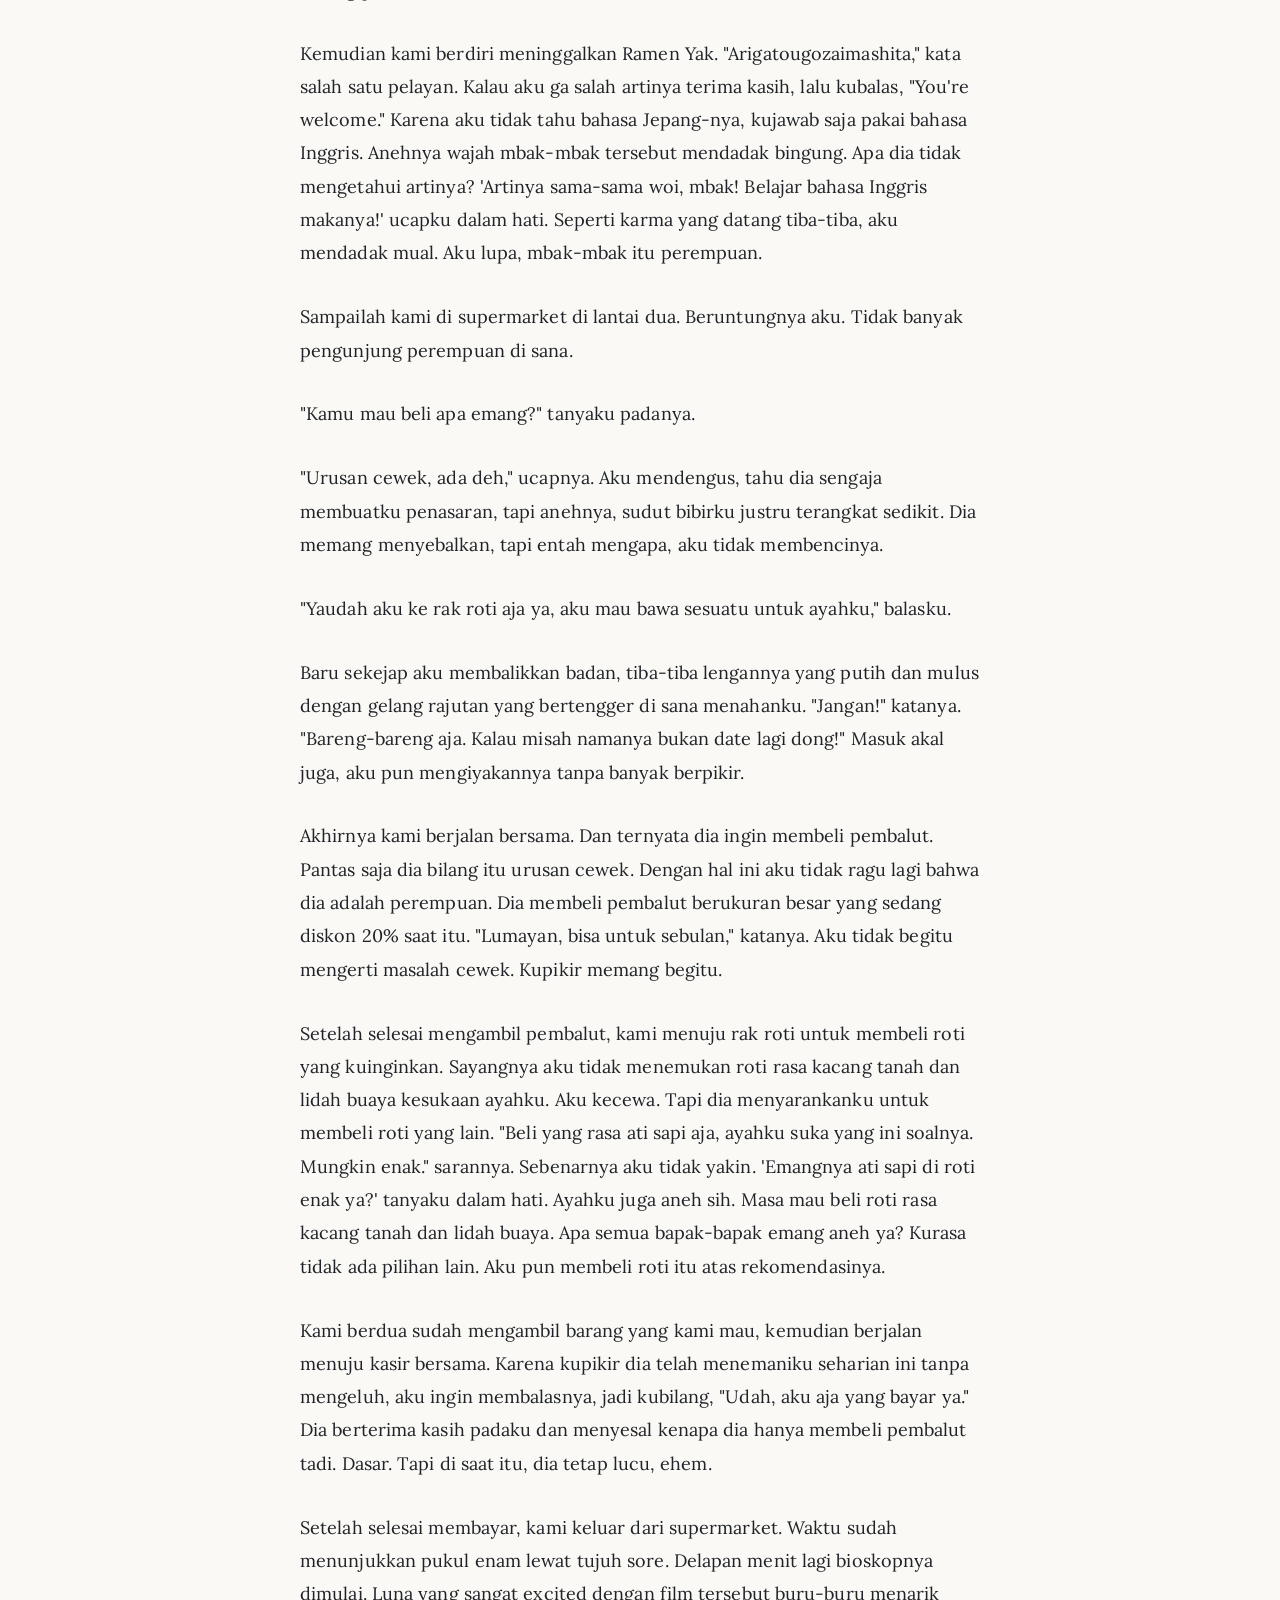
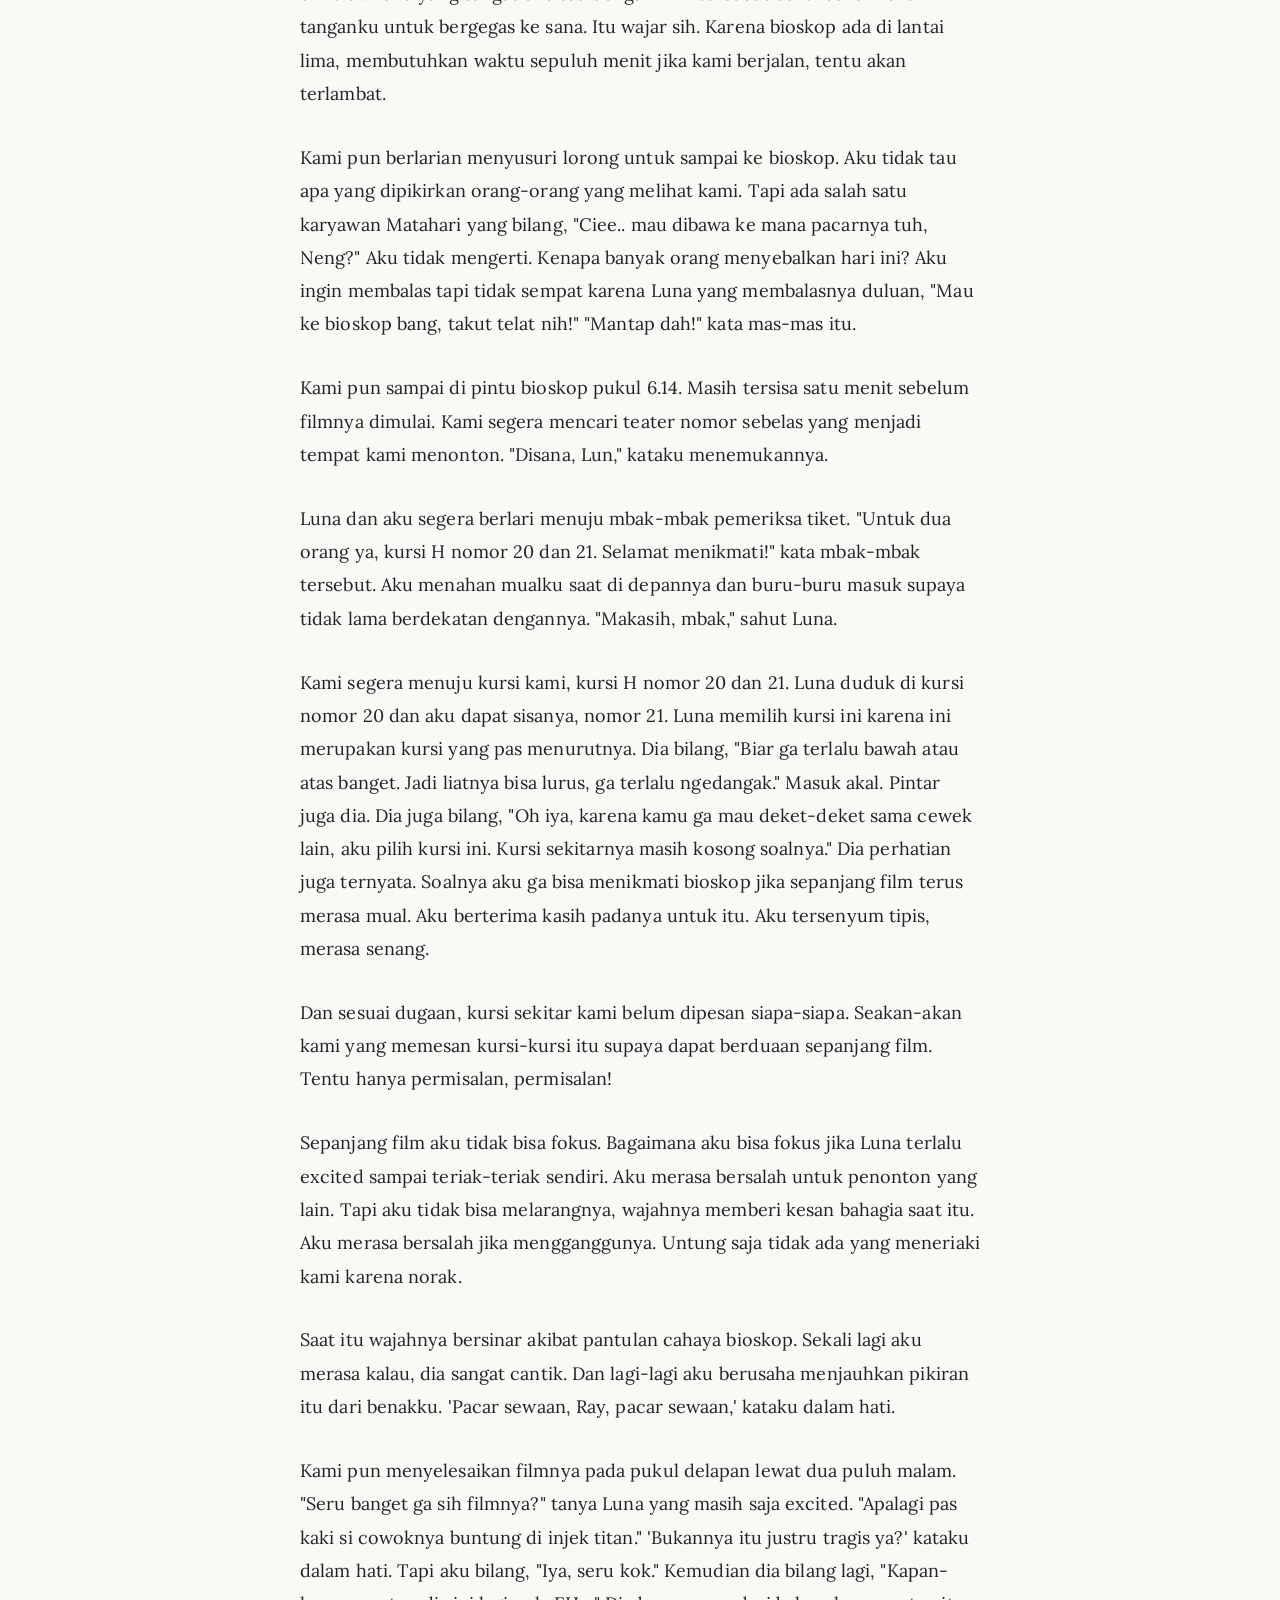
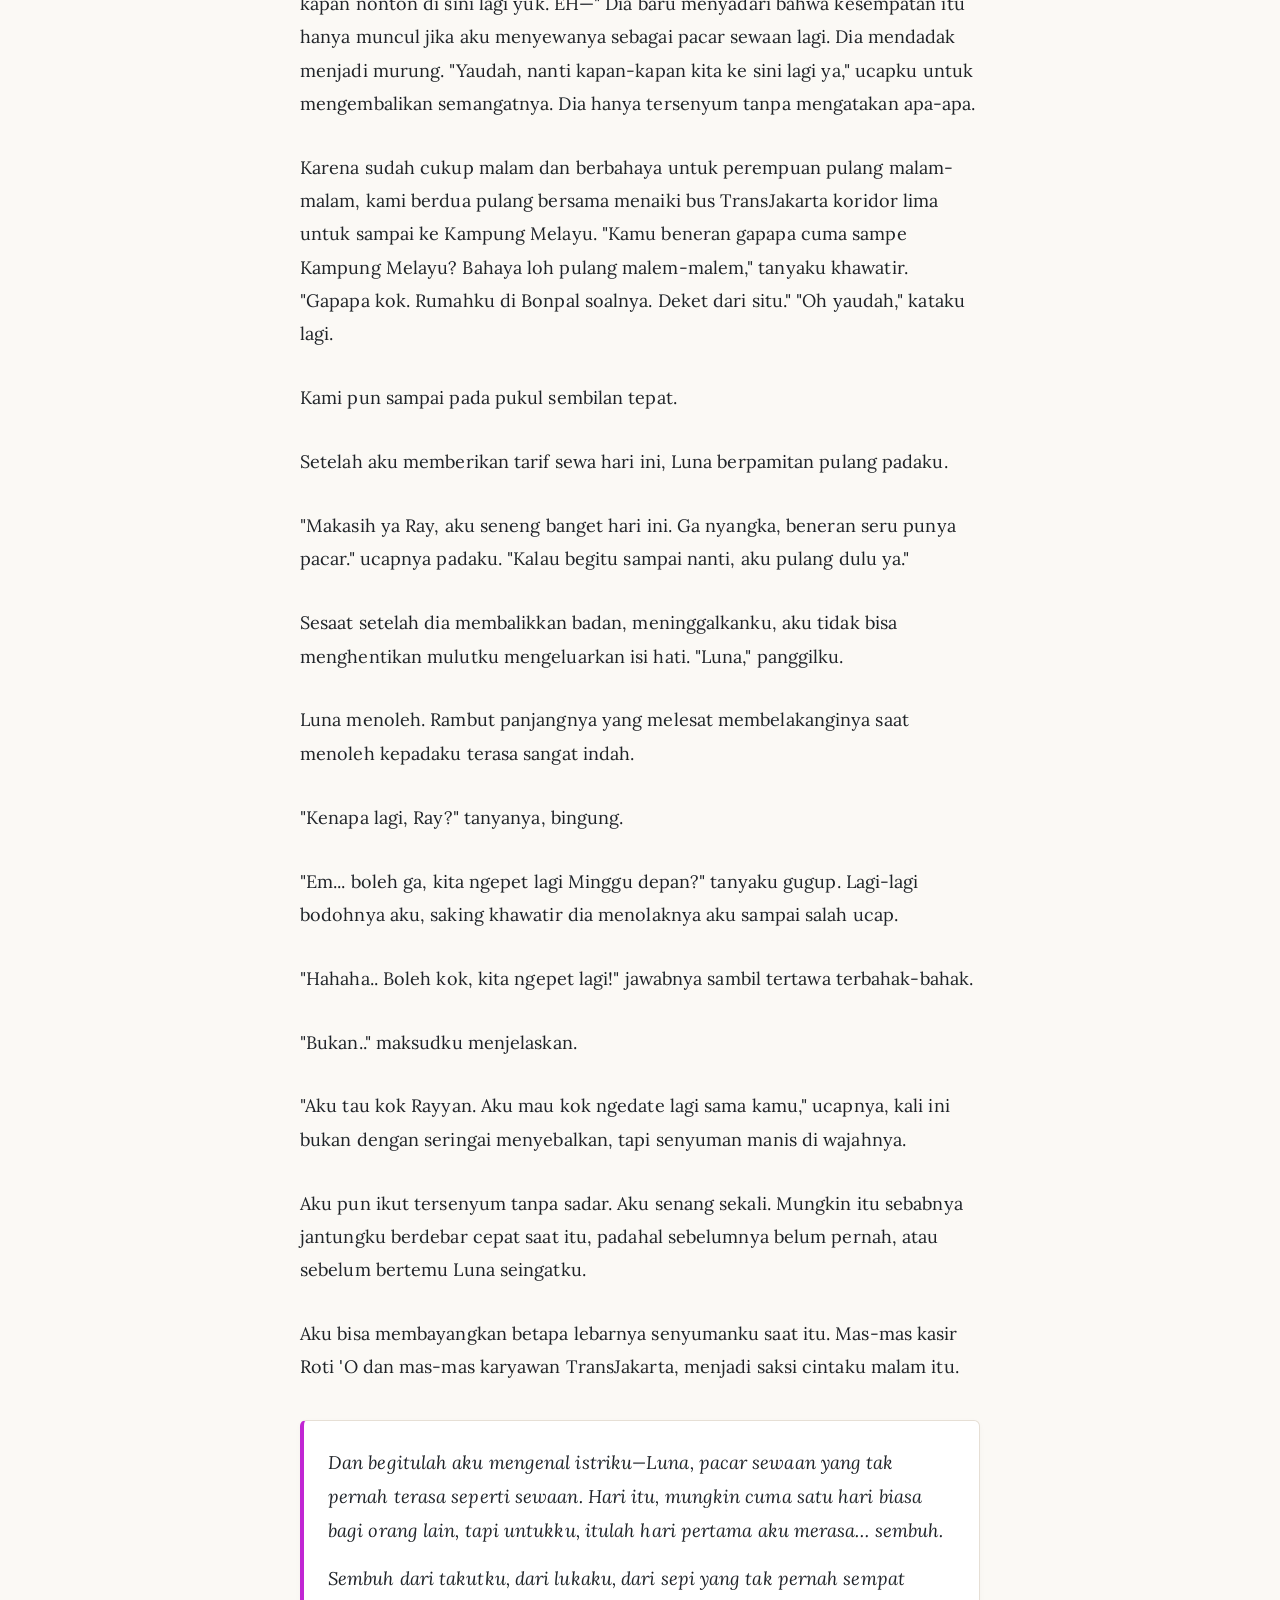
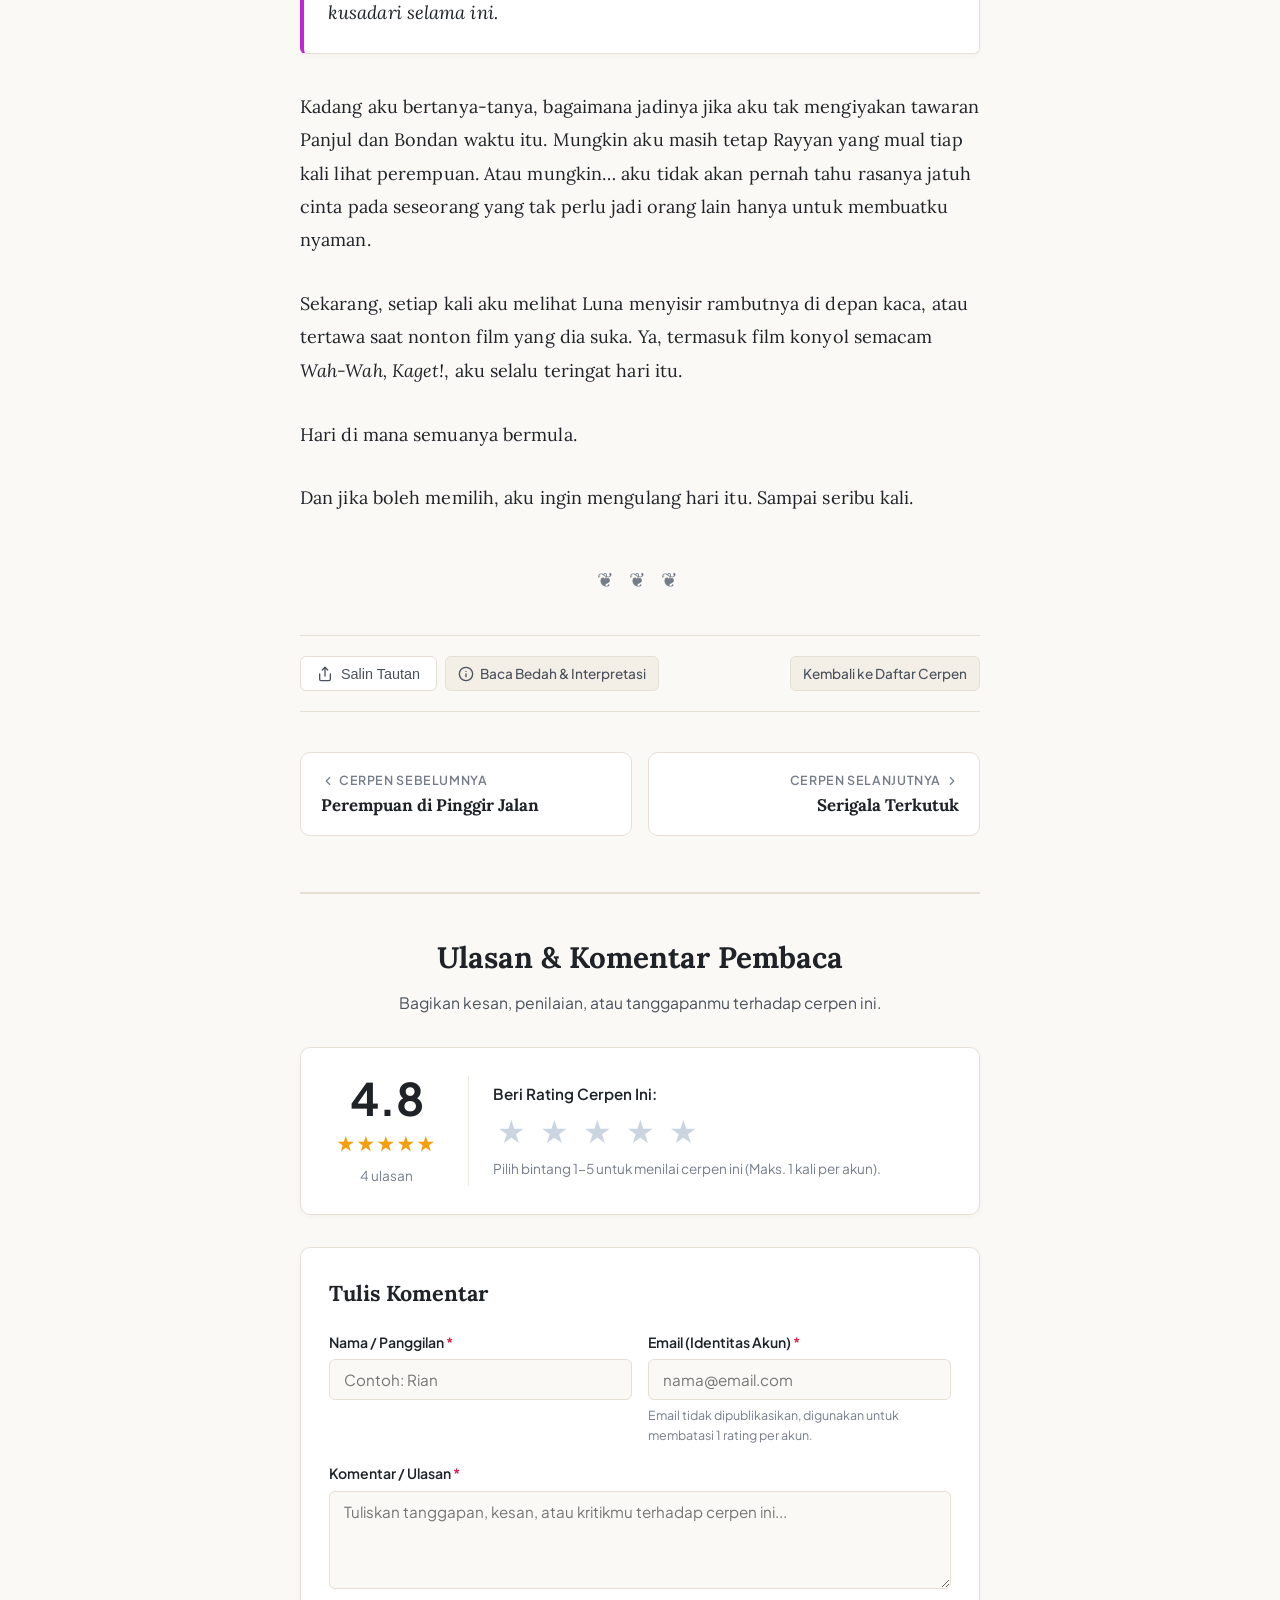
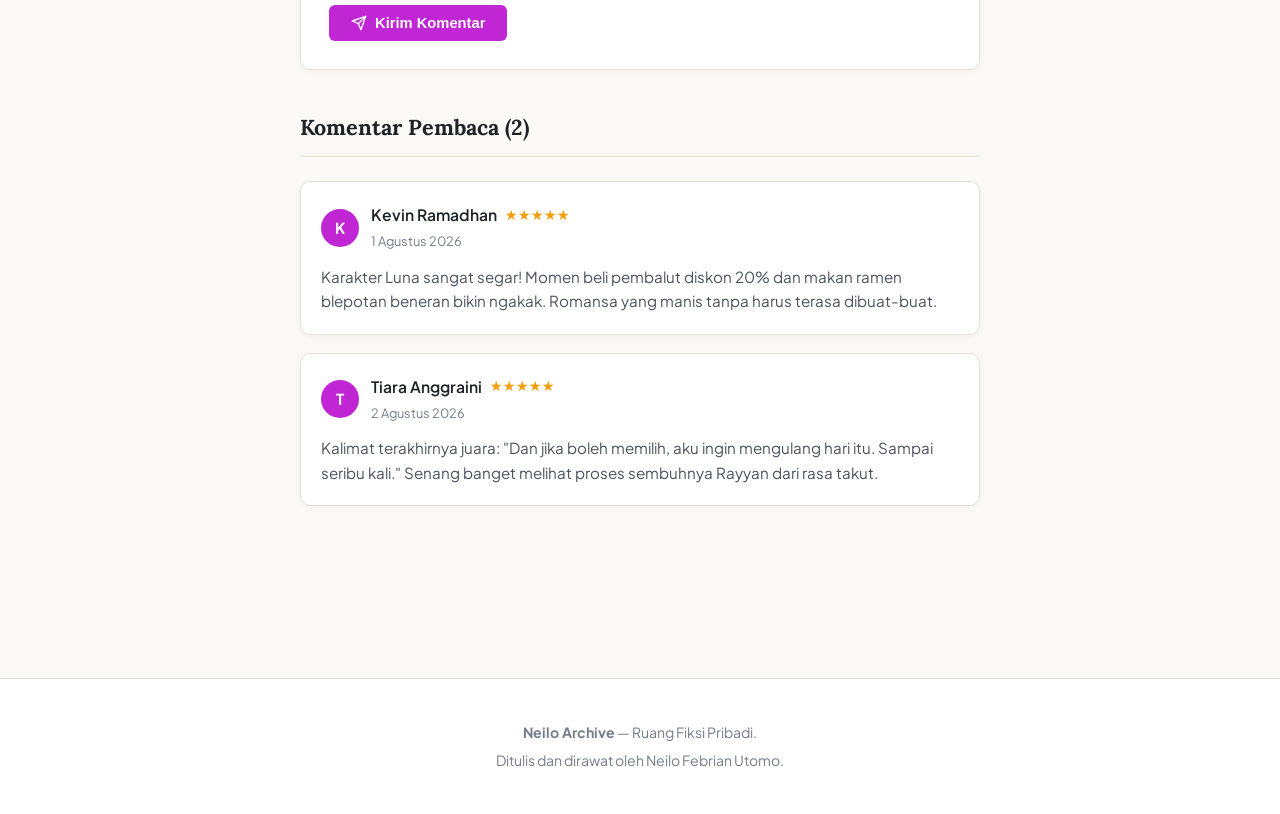
<file: satu-hari-seribu-kali.html>
<!DOCTYPE html>
<html lang="id">
<head>
    <meta charset="UTF-8">
    <meta name="viewport" content="width=device-width, initial-scale=1.0">
    <title>Satu Hari Seribu Kali - Neilo Archive</title>
    <meta name="description" content="Cerpen Satu Hari Seribu Kali karya Neilo Febrian Utomo. Kisah Rayyan yang takut perempuan mencoba kencan pacar sewaan yang berujung pada cinta sejatinya.">
    
    <!-- Google Fonts: Lora & Plus Jakarta Sans -->
    <link rel="preconnect" href="https://fonts.googleapis.com">
    <link rel="preconnect" href="https://fonts.gstatic.com" crossorigin>
    <link href="https://fonts.googleapis.com/css2?family=Lora:ital,wght@0,400..700;1,400..700&family=Plus+Jakarta+Sans:wght@400;500;600;700&display=swap" rel="stylesheet">
    
    <link rel="stylesheet" href="style.css">
</head>
<body data-story="seribu-kali">
    <!-- Indikator Kemajuan Membaca -->
    <div id="reading-progress" aria-hidden="true"></div>

    <!-- Navigasi & Toolbar Mode Baca -->
    <nav class="site-nav" aria-label="Navigasi Halaman">
        <div class="container">
            <div style="display: flex; align-items: center;">
                <a href="index.html" class="nav-brand">
                    <svg width="18" height="18" viewBox="0 0 24 24" fill="none" stroke="currentColor" stroke-width="2" stroke-linecap="round" stroke-linejoin="round"><path d="m15 18-6-6 6-6"/></svg>
                    <span>Ruang Fiksi</span>
                </a>
                <div class="nav-links">
                    <a href="index.html" class="nav-link">Koleksi Cerpen</a>
                    <a href="interpretasi.html" class="nav-link">Bedah & Interpretasi</a>
                </div>
            </div>
            
            <div class="nav-actions">
                <div class="font-size-group" title="Ubah Ukuran Teks">
                    <button id="font-decrease-btn" type="button" aria-label="Kecilkan Teks">A-</button>
                    <button id="font-increase-btn" type="button" aria-label="Besarkan Teks">A+</button>
                </div>
                
                <button id="theme-toggle-btn" class="nav-btn" type="button" aria-label="Ganti Tema">
                    <svg width="16" height="16" viewBox="0 0 24 24" fill="none" stroke="currentColor" stroke-width="2" stroke-linecap="round" stroke-linejoin="round"><circle cx="12" cy="12" r="4"/><path d="M12 2v2"/><path d="M12 20v2"/><path d="m4.93 4.93 1.41 1.41"/><path d="m17.66 17.66 1.41 1.41"/><path d="M2 12h2"/><path d="M20 12h2"/><path d="m6.34 17.66-1.41 1.41"/><path d="m19.07 4.93-1.41 1.41"/></svg>
                    <span class="theme-label">Tema</span>
                </button>
            </div>
        </div>
    </nav>

    <!-- Konten Utama Cerpen -->
    <main class="story-page-wrapper">
        <article>
            <!-- Header Cerpen -->
            <header class="story-hero">
                <div class="story-theme-badge">
                    <svg width="14" height="14" viewBox="0 0 24 24" fill="none" stroke="currentColor" stroke-width="2" stroke-linecap="round" stroke-linejoin="round"><path d="M19 14c1.49-1.46 3-3.21 3-5.5A5.5 5.5 0 0 0 16.5 3c-1.76 0-3 .5-4.5 2-1.5-1.5-2.74-2-4.5-2A5.5 5.5 0 0 0 2 8.5c0 2.3 1.5 4.05 3 5.5l7 7Z"/></svg>
                    Romansa Remaja • Komedi Hangat
                </div>
                
                <h1 class="story-title">Satu Hari Seribu Kali</h1>
                
                <div class="story-meta-row">
                    <span class="story-meta-item">
                        <svg width="14" height="14" viewBox="0 0 24 24" fill="none" stroke="currentColor" stroke-width="2" stroke-linecap="round" stroke-linejoin="round"><circle cx="12" cy="12" r="10"/><polyline points="12 6 12 12 16 14"/></svg>
                        Waktu Baca: ~12 Menit
                    </span>
                    <span>•</span>
                    <span class="story-meta-item">
                        <svg width="14" height="14" viewBox="0 0 24 24" fill="none" stroke="currentColor" stroke-width="2" stroke-linecap="round" stroke-linejoin="round"><path d="M14 2H6a2 2 0 0 0-2 2v16a2 2 0 0 0 2 2h12a2 2 0 0 0 2-2V8z"/><polyline points="14 2 14 8 20 8"/></svg>
                        2.440 Kata
                    </span>
                    <span>•</span>
                    <span class="story-meta-item">
                        <svg width="14" height="14" viewBox="0 0 24 24" fill="none" stroke="currentColor" stroke-width="2" stroke-linecap="round" stroke-linejoin="round"><rect width="18" height="18" x="3" y="4" rx="2" ry="2"/><line x1="16" x2="16" y1="2" y2="6"/><line x1="8" x2="8" y1="2" y2="6"/><line x1="3" x2="21" y1="10" y2="10"/></svg>
                        31 Juli 2026
                    </span>
                    <span>•</span>
                    <span class="story-meta-item">
                        <a href="#kolom-komentar" style="color: inherit; text-decoration: none; display: inline-flex; align-items: center; gap: 4px;">
                            <span style="color: #f59e0b;">★</span>
                            <span>Ulasan & Rating</span>
                        </a>
                    </span>
                </div>
                
                <blockquote class="story-teaser-quote">
                    "Dan begitulah aku mengenal istriku—Luna, pacar sewaan yang tak pernah terasa seperti sewaan. Hari itu, mungkin cuma satu hari biasa bagi orang lain, tapi untukku, itulah hari pertama aku merasa… sembuh."
                </blockquote>
            </header>

            <!-- Isi Teks Cerpen -->
            <div class="cerpen-content">
                <p><span class="dropcap">S</span>etiap orang pasti memiliki ketakutan. Seperti temanku Abdul yang biasa kupanggil 'Panjul', dia takut dengan guru matematika kami, Bu Desi namanya. Atau Bondan si tampan, langsung kabur jika ada di antara kami yang memainkan serangga. Termasuk aku, aku juga punya ketakutan: aku takut dengan perempuan.</p>
                <p>Memang aneh sih, mana ada laki-laki yang takut dengan perempuan. Tapi aku pengecualiannya. Saking takutnya dengan perempuan, aku akan mual jika di dekat mereka. Makanya ayahku menyekolahkanku di SMA khusus laki-laki, Sekolah Arya Pratama namanya.</p>
                <p>Sejak ayahku berpisah dengan ibuku saat aku berumur enam tahun, aku tidak pernah lagi berinteraksi secara sengaja dengan perempuan, kecuali dengan Bu Guru sekolahku atau kasir Indomaret dekat rumahku.</p>
                <p>"Eh Ray," panggil Panjul kepadaku. "Lu mau sampe kapan begini terus? Emang lu ga mikir pas lu kerja nanti bisa aja bos lu perempuan atau klien lu perempuan? Ayolah bro, ga semua orang di bumi ini laki-laki," ujar Panjul sok bijak, menyebalkan memang.</p>
                <p>"Tau tuh Rayyan. Lu emang ga mau nikah apa?" tambah Bondan. "Bayangin aja pas malam pertama, 'sayang aku cinta kamu, hueekkk'," katanya meledekku. Memang si Bondan ini, selain tampan, mungkin mesum adalah ciri khasnya. Pernah kami ke Solaria saat pergi bersama, dia bilang, "Pelayannya cantik ya." Padahal pelayan tersebut kemungkinan berusia sama dengan ibunya.</p>
                <p>"Nanti juga gua terbiasa. Udahlah, lu berdua mau sampe kapan ngejek gua terus!" aku menjawab kesal. Bagaimana tidak kesal! Hampir setiap hari saat kami makan siang di kantin sekolah, mereka selalu membahas topik yang sama.</p>
                <p>"Kenapa ga coba sewa pacar aja sehari? Siapa tau jadi demen kan," sahut Bondan.</p>
                <p>"Iya tuh Ray. Banyak yang gunain jasa itu akhir-akhir ini. Nanti gua yang bayarin dah," balas Panjul.</p>
                <p>"Enggak ah," aku menjawab begitu sebelumnya. Sampai ada perempuan cantik berdiri di depanku saat ini.</p>
                <p>"Halo, kamu pasti Rayyan ya? Aku Luna, salam kenal ya," ucapnya sambil mencoba berjabat tangan denganku.</p>
                <p>Luna ini memang aneh. Tentu saja bukan dalam maksud yang negatif. Hanya saja, aku tidak merasa mual saat di dekatnya. Sampai aku berpikir, 'Apa betul dia perempuan? Bukan lelaki hode yang mencoba mencari uang tambahan dari menjadi pacar sewaan, kan?'</p>
                <p>"Halo Luna. Tapi kamu beneran perempuan?" tanyaku spontan. Bodohnya aku, aku membiarkan mulutku mengeluarkan isi pikiranku.</p>
                <p>Luna hanya tertawa tipis, dia tidak tersinggung. "Kamu aneh ya. Tentu aja aku perempuan. Ga mungkin aku buktikan ke kamu juga kan?" godanya.</p>
                <p>Tentu saja aku menolaknya. Aku bukan lelaki bajingan yang menggunakan kesempatan dalam kesempitan.</p>
                <p>Aku pun menceritakan kondisiku kepadanya. Dan sekali lagi, dia tertawa. Bagaimana mungkin cewek yang blak-blakan seperti dirinya menjadi pacar sewaan? Bukankah orang-orang yang menyewanya akan ilfeel duluan?</p>
                <p>"Maaf ya maaf. Tapi kamu beneran aneh banget deh," katanya.</p>
                <p>"Kamu baru jadi pacar sewaan ya?" tanyaku, lagi-lagi spontan. Oke, mulai sekarang aku benci mulut sampah ini yang tidak tahu kondisi. Lagi-lagi aku mengeluarkan isi pikiranku tanpa mengolahnya lebih dulu.</p>
                <p>"EH! Kok kamu tahu?" jawabnya. Benar kan. Bagaimana mungkin orang blak-blakan sepertinya akan laku di industri ini.</p>
                <p>"Insting dari cowok yang ga pernah interaksi sama cewek aja. Lumayan kuat loh!" jawabku.</p>
                <p>Setelah kami berkenalan dan berbicara singkat, kami memulai kencan dua orang aneh ini. Mula-mula kami pergi ke Sea World. Orang-orang bilang 'Aquarium Date' sedang tren saat ini. Karena aku tidak punya pengalaman kencan, aku pun mencobanya.</p>
                <p>Mata Luna berbinar saat dia melihat satu jenis ikan dan berpindah ke ikan yang lain. Senyumannya yang sangat lebar dan puas itu benar-benar menenangkan hati. Aku membayangkan saat ini Luna seperti anak kecil yang baru saja mendapat hadiah natal dari ayah mereka. Begitu terpesona dan bahagia. Rambut panjang berwarna cokelat dan riasan yang tidak berlebihan benar-benar pas dikenakannya. Pakaiannya yang sederhana, seperti gadis desa yang baru pertama kali menginjakkan kaki di kota besar, justru memancarkan aura lembut di tengah keramaian. 'Aku ngomong apa sih. Inget Ray, dia ini cuma pacar sewaan!' ujarku dalam hati.</p>
                <p>Kami pun berkeliling melihat aneka ragam ikan yang menari-nari di dalam air. Sekarang mungkin aku paham mengapa 'Aquarium Date' ini sangat tren. Benar-benar menenangkan. Kujauhkan pikiran 'Karena bersama Luna' dari benakku.</p>
                <p>Kami berkeliling sampai jam empat sore. Kami berbincang-bincang layaknya 'pacar sungguhan' dan kini kami sudah lelah. Kami memutuskan untuk makan terlebih dahulu, sebelum menjelang malam nanti, kami mengakhiri kencan kami dengan menonton bioskop. Aku tahu tidak seharusnya orang-orang yang pacaran menonton bioskop pada kencan pertama mereka. Tapi yang mengusulkan ide ini bukan aku, melainkan Luna sendiri. Katanya dia ingin menonton film terbaru yang judulnya, 'Wah-Wah, Kaget!' kalau ga salah. Dia bilang itu mungkin seru karena sekuel dari film terkenal berjudul 'Kaget-kaget, Wah!' Aku pun menurutinya.</p>
                <p>Kami mengambil tempat duduk paling pojok, salah satu tempat duduk dengan kursi empuk di restoran Ramen Yak.</p>
                <p>"Permisi mbak," ucapku.</p>
                <p>"Hai. Ada yang bisa dibantu?" tanya mbak-mbak pelayan Ramen Yak tersebut.</p>
                <p>Bersama Luna seharian membuatku hampir lupa, bahwa aku memiliki kondisi tertentu menghadapi perempuan. Rasa mual yang sebelumnya tidak kurasakan saat bersama Luna, kembali datang kepadaku.</p>
                <p>"Maaf mbak, saya mau ke kamar mandi dulu," bilangku dan segera berdiri dari kursi. "Aku pesen yang sama kaya kamu aja ya, Lun," kataku.</p>
                <p>Aku tidak begitu dengar apa yang sebenarnya Luna dan pelayan itu katakan. Kalau aku tidak salah dengar, dia mengatakan, "Maaf ya mbak, pacar saya emang aneh soalnya."</p>
                <p>Aku pun segera menuntaskan urusanku di toilet dan segera kembali padanya.</p>
                <p>"Maaf ya, tiba-tiba mualku kambuh," ujarku dengan tulus.</p>
                <p>"Gapapa kok, 'sayang'," jawabnya sambil menyeringai.</p>
                <p>Aku pun menatapnya aneh. Dia tidak pernah mengatakan itu di Sea World sebelumnya. Kupikir dia hanya ingin menggodaku.</p>
                <p>Tidak lama kemudian pesanan kami datang. Kami berdua memesan Miso Spicy Ramen King Size dengan ocha sebagai minumannya.</p>
                <p>"Pelayanannya cepat juga ya," kataku basa-basi.</p>
                <p>"Iya nih, hampir nyaingin aku," balasnya kembali menyeringai.</p>
                <p>Aku tidak begitu mengerti apa maksudnya. Kupikir dia hanya ingin menggodaku kembali.</p>
                <p>Kami pun menyantap ramen yang telah dihidangkan sambil bercengkerama.</p>
                <p>"Luna," ucapku. "Kok kamu mau jadi pacar sewaan?"</p>
                <p>Luna menghentikan makannya. Wajahnya menjadi lebih serius. "Ibuku sakit, Ray. Aku harus cari uang sampingan untuk dia berobat," jawabnya.</p>
                <p>Hatiku terasa tercabik-cabik. Membayangkan perempuan seceria dirinya tiba-tiba memasang wajah sedih benar-benar menyentuh hatiku.</p>
                <p>Kemudian aku mendengar suara, "Cekrek!" dari ponsel yang dia bawa.</p>
                <p>"Becanda dehh.. Kamu ini gampang banget dibohongin sih, Ray," katanya sambil kemudian tertawa terbahak-bahak. "Liat nih wajahmu yang murung. Lucu banget tau!"</p>
                <p>Sial. Aku mendengus kesal. Ternyata aku ditipu. 'Kembalikan rasa simpatiku sebelumnya!' gerutuku dalam hati.</p>
                <p>"Ibuku sehat kok di rumah. Aku cuma mau tau aja rasanya punya pacar gimana. Terus teman-temanku nawarin ini. Aku coba aja sekali. Jadi, bisa dibilang kamu yang pertama untukku," katanya sambil menampilkan wajah menahan tawa.</p>
                <p>Entah kenapa aku menjadi tenang dan bersyukur. Entah karena ibunya yang tidak benar-benar sakit atau karena akulah yang pertama untuknya.</p>
                <p>"Abis ini mau langsung ke bioskop?" tanyaku kepadanya yang baru saja menghabiskan ramen.</p>
                <p>Dengan wajah yang masih 'celemotan' kuah ramen, dia menjawab, "Hmm.. kita ke supermarket dulu deh. Pacar kan biasanya belanja bareng."</p>
                <p>Aku tahu ini kesempatanku membalas godaannya tadi, jadi kubilang, "Yaudah, kamu emang mau beli apa, sayang?" Kena kau. Sekarang kau pasti merasa kesal dan berpikir, 'Kok dia ga kegoda sih?' atau semacamnya.</p>
                <p>Namun aku salah. Wajahnya menjadi tersipu. Mana godaan yang tadi woi?! Napa sekarang jadi serius?</p>
                <p>"Eh maaf, aku becanda aja tadi. Ga bermaksud manggil sayang beneran kok," kataku dengan tulus.</p>
                <p>Kemudian dia tersenyum dan berkata, "Aku tau kok. Gapapa juga sih, kan kita emang pacaran."</p>
                <p>Kemudian kami berdiri meninggalkan Ramen Yak. "Arigatougozaimashita," kata salah satu pelayan. Kalau aku ga salah artinya terima kasih, lalu kubalas, "You're welcome." Karena aku tidak tahu bahasa Jepang-nya, kujawab saja pakai bahasa Inggris. Anehnya wajah mbak-mbak tersebut mendadak bingung. Apa dia tidak mengetahui artinya? 'Artinya sama-sama woi, mbak! Belajar bahasa Inggris makanya!' ucapku dalam hati. Seperti karma yang datang tiba-tiba, aku mendadak mual. Aku lupa, mbak-mbak itu perempuan.</p>
                <p>Sampailah kami di supermarket di lantai dua. Beruntungnya aku. Tidak banyak pengunjung perempuan di sana.</p>
                <p>"Kamu mau beli apa emang?" tanyaku padanya.</p>
                <p>"Urusan cewek, ada deh," ucapnya. Aku mendengus, tahu dia sengaja membuatku penasaran, tapi anehnya, sudut bibirku justru terangkat sedikit. Dia memang menyebalkan, tapi entah mengapa, aku tidak membencinya.</p>
                <p>"Yaudah aku ke rak roti aja ya, aku mau bawa sesuatu untuk ayahku," balasku.</p>
                <p>Baru sekejap aku membalikkan badan, tiba-tiba lengannya yang putih dan mulus dengan gelang rajutan yang bertengger di sana menahanku. "Jangan!" katanya. "Bareng-bareng aja. Kalau misah namanya bukan date lagi dong!" Masuk akal juga, aku pun mengiyakannya tanpa banyak berpikir.</p>
                <p>Akhirnya kami berjalan bersama. Dan ternyata dia ingin membeli pembalut. Pantas saja dia bilang itu urusan cewek. Dengan hal ini aku tidak ragu lagi bahwa dia adalah perempuan. Dia membeli pembalut berukuran besar yang sedang diskon 20% saat itu. "Lumayan, bisa untuk sebulan," katanya. Aku tidak begitu mengerti masalah cewek. Kupikir memang begitu.</p>
                <p>Setelah selesai mengambil pembalut, kami menuju rak roti untuk membeli roti yang kuinginkan. Sayangnya aku tidak menemukan roti rasa kacang tanah dan lidah buaya kesukaan ayahku. Aku kecewa. Tapi dia menyarankanku untuk membeli roti yang lain. "Beli yang rasa ati sapi aja, ayahku suka yang ini soalnya. Mungkin enak." sarannya. Sebenarnya aku tidak yakin. 'Emangnya ati sapi di roti enak ya?' tanyaku dalam hati. Ayahku juga aneh sih. Masa mau beli roti rasa kacang tanah dan lidah buaya. Apa semua bapak-bapak emang aneh ya? Kurasa tidak ada pilihan lain. Aku pun membeli roti itu atas rekomendasinya.</p>
                <p>Kami berdua sudah mengambil barang yang kami mau, kemudian berjalan menuju kasir bersama. Karena kupikir dia telah menemaniku seharian ini tanpa mengeluh, aku ingin membalasnya, jadi kubilang, "Udah, aku aja yang bayar ya." Dia berterima kasih padaku dan menyesal kenapa dia hanya membeli pembalut tadi. Dasar. Tapi di saat itu, dia tetap lucu, ehem.</p>
                <p>Setelah selesai membayar, kami keluar dari supermarket. Waktu sudah menunjukkan pukul enam lewat tujuh sore. Delapan menit lagi bioskopnya dimulai. Luna yang sangat excited dengan film tersebut buru-buru menarik tanganku untuk bergegas ke sana. Itu wajar sih. Karena bioskop ada di lantai lima, membutuhkan waktu sepuluh menit jika kami berjalan, tentu akan terlambat.</p>
                <p>Kami pun berlarian menyusuri lorong untuk sampai ke bioskop. Aku tidak tau apa yang dipikirkan orang-orang yang melihat kami. Tapi ada salah satu karyawan Matahari yang bilang, "Ciee.. mau dibawa ke mana pacarnya tuh, Neng?" Aku tidak mengerti. Kenapa banyak orang menyebalkan hari ini? Aku ingin membalas tapi tidak sempat karena Luna yang membalasnya duluan, "Mau ke bioskop bang, takut telat nih!" "Mantap dah!" kata mas-mas itu.</p>
                <p>Kami pun sampai di pintu bioskop pukul 6.14. Masih tersisa satu menit sebelum filmnya dimulai. Kami segera mencari teater nomor sebelas yang menjadi tempat kami menonton. "Disana, Lun," kataku menemukannya.</p>
                <p>Luna dan aku segera berlari menuju mbak-mbak pemeriksa tiket. "Untuk dua orang ya, kursi H nomor 20 dan 21. Selamat menikmati!" kata mbak-mbak tersebut. Aku menahan mualku saat di depannya dan buru-buru masuk supaya tidak lama berdekatan dengannya. "Makasih, mbak," sahut Luna.</p>
                <p>Kami segera menuju kursi kami, kursi H nomor 20 dan 21. Luna duduk di kursi nomor 20 dan aku dapat sisanya, nomor 21. Luna memilih kursi ini karena ini merupakan kursi yang pas menurutnya. Dia bilang, "Biar ga terlalu bawah atau atas banget. Jadi liatnya bisa lurus, ga terlalu ngedangak." Masuk akal. Pintar juga dia. Dia juga bilang, "Oh iya, karena kamu ga mau deket-deket sama cewek lain, aku pilih kursi ini. Kursi sekitarnya masih kosong soalnya." Dia perhatian juga ternyata. Soalnya aku ga bisa menikmati bioskop jika sepanjang film terus merasa mual. Aku berterima kasih padanya untuk itu. Aku tersenyum tipis, merasa senang.</p>
                <p>Dan sesuai dugaan, kursi sekitar kami belum dipesan siapa-siapa. Seakan-akan kami yang memesan kursi-kursi itu supaya dapat berduaan sepanjang film. Tentu hanya permisalan, permisalan!</p>
                <p>Sepanjang film aku tidak bisa fokus. Bagaimana aku bisa fokus jika Luna terlalu excited sampai teriak-teriak sendiri. Aku merasa bersalah untuk penonton yang lain. Tapi aku tidak bisa melarangnya, wajahnya memberi kesan bahagia saat itu. Aku merasa bersalah jika mengganggunya. Untung saja tidak ada yang meneriaki kami karena norak.</p>
                <p>Saat itu wajahnya bersinar akibat pantulan cahaya bioskop. Sekali lagi aku merasa kalau, dia sangat cantik. Dan lagi-lagi aku berusaha menjauhkan pikiran itu dari benakku. 'Pacar sewaan, Ray, pacar sewaan,' kataku dalam hati.</p>
                <p>Kami pun menyelesaikan filmnya pada pukul delapan lewat dua puluh malam. "Seru banget ga sih filmnya?" tanya Luna yang masih saja excited. "Apalagi pas kaki si cowoknya buntung di injek titan." 'Bukannya itu justru tragis ya?' kataku dalam hati. Tapi aku bilang, "Iya, seru kok." Kemudian dia bilang lagi, "Kapan-kapan nonton di sini lagi yuk. EH—" Dia baru menyadari bahwa kesempatan itu hanya muncul jika aku menyewanya sebagai pacar sewaan lagi. Dia mendadak menjadi murung. "Yaudah, nanti kapan-kapan kita ke sini lagi ya," ucapku untuk mengembalikan semangatnya. Dia hanya tersenyum tanpa mengatakan apa-apa.</p>
                <p>Karena sudah cukup malam dan berbahaya untuk perempuan pulang malam-malam, kami berdua pulang bersama menaiki bus TransJakarta koridor lima untuk sampai ke Kampung Melayu. "Kamu beneran gapapa cuma sampe Kampung Melayu? Bahaya loh pulang malem-malem," tanyaku khawatir. "Gapapa kok. Rumahku di Bonpal soalnya. Deket dari situ." "Oh yaudah," kataku lagi.</p>
                <p>Kami pun sampai pada pukul sembilan tepat.</p>
                <p>Setelah aku memberikan tarif sewa hari ini, Luna berpamitan pulang padaku.</p>
                <p>"Makasih ya Ray, aku seneng banget hari ini. Ga nyangka, beneran seru punya pacar." ucapnya padaku. "Kalau begitu sampai nanti, aku pulang dulu ya."</p>
                <p>Sesaat setelah dia membalikkan badan, meninggalkanku, aku tidak bisa menghentikan mulutku mengeluarkan isi hati. "Luna," panggilku.</p>
                <p>Luna menoleh. Rambut panjangnya yang melesat membelakanginya saat menoleh kepadaku terasa sangat indah.</p>
                <p>"Kenapa lagi, Ray?" tanyanya, bingung.</p>
                <p>"Em... boleh ga, kita ngepet lagi Minggu depan?" tanyaku gugup. Lagi-lagi bodohnya aku, saking khawatir dia menolaknya aku sampai salah ucap.</p>
                <p>"Hahaha.. Boleh kok, kita ngepet lagi!" jawabnya sambil tertawa terbahak-bahak.</p>
                <p>"Bukan.." maksudku menjelaskan.</p>
                <p>"Aku tau kok Rayyan. Aku mau kok ngedate lagi sama kamu," ucapnya, kali ini bukan dengan seringai menyebalkan, tapi senyuman manis di wajahnya.</p>
                <p>Aku pun ikut tersenyum tanpa sadar. Aku senang sekali. Mungkin itu sebabnya jantungku berdebar cepat saat itu, padahal sebelumnya belum pernah, atau sebelum bertemu Luna seingatku.</p>
                <p>Aku bisa membayangkan betapa lebarnya senyumanku saat itu. Mas-mas kasir Roti 'O dan mas-mas karyawan TransJakarta, menjadi saksi cintaku malam itu.</p>

                <div class="story-highlight-box">
                    <p>Dan begitulah aku mengenal istriku—Luna, pacar sewaan yang tak pernah terasa seperti sewaan. Hari itu, mungkin cuma satu hari biasa bagi orang lain, tapi untukku, itulah hari pertama aku merasa… sembuh.</p>
                    <p style="margin-top: 14px;">Sembuh dari takutku, dari lukaku, dari sepi yang tak pernah sempat kusadari selama ini.</p>
                </div>

                <p>Kadang aku bertanya-tanya, bagaimana jadinya jika aku tak mengiyakan tawaran Panjul dan Bondan waktu itu. Mungkin aku masih tetap Rayyan yang mual tiap kali lihat perempuan. Atau mungkin… aku tidak akan pernah tahu rasanya jatuh cinta pada seseorang yang tak perlu jadi orang lain hanya untuk membuatku nyaman.</p>
                <p>Sekarang, setiap kali aku melihat Luna menyisir rambutnya di depan kaca, atau tertawa saat nonton film yang dia suka. Ya, termasuk film konyol semacam <em>Wah-Wah, Kaget!</em>, aku selalu teringat hari itu.</p>
                <p>Hari di mana semuanya bermula.</p>
                <p>Dan jika boleh memilih, aku ingin mengulang hari itu. Sampai seribu kali.</p>
            </div>

            <div class="story-end-marker" aria-hidden="true">❦ ❦ ❦</div>

            <!-- Bar Interaksi -->
            <div class="story-interaction-bar">
                <div style="display: flex; gap: 8px; flex-wrap: wrap;">
                    <button class="btn-share-link" type="button">
                        <svg width="16" height="16" viewBox="0 0 24 24" fill="none" stroke="currentColor" stroke-width="2" stroke-linecap="round" stroke-linejoin="round"><path d="M4 12v8a2 2 0 0 0 2 2h12a2 2 0 0 0 2-2v-8"/><polyline points="16 6 12 2 8 6"/><line x1="12" x2="12" y1="2" y2="15"/></svg>
                        Salin Tautan
                    </button>
                    <a href="interpretasi.html#esai-seribu-kali" class="nav-btn" title="Baca analisis dan interpretasi cerpen ini">
                        <svg width="16" height="16" viewBox="0 0 24 24" fill="none" stroke="currentColor" stroke-width="2" stroke-linecap="round" stroke-linejoin="round"><circle cx="12" cy="12" r="10"/><path d="M12 16v-4"/><path d="M12 8h.01"/></svg>
                        Baca Bedah & Interpretasi
                    </a>
                </div>
                <a href="index.html" class="nav-btn">Kembali ke Daftar Cerpen</a>
            </div>

            <!-- Navigasi Cerita Sebelumnya & Selanjutnya -->
            <nav class="story-nav-grid" aria-label="Navigasi Cerita">
                <a href="perempuan-di-pinggir-jalan.html" class="nav-card prev">
                    <span class="nav-card-label">
                        <svg width="14" height="14" viewBox="0 0 24 24" fill="none" stroke="currentColor" stroke-width="2" stroke-linecap="round" stroke-linejoin="round"><path d="m15 18-6-6 6-6"/></svg>
                        Cerpen Sebelumnya
                    </span>
                    <span class="nav-card-title">Perempuan di Pinggir Jalan</span>
                </a>
                
                <a href="serigala-terkutuk.html" class="nav-card next">
                    <span class="nav-card-label">
                        Cerpen Selanjutnya
                        <svg width="14" height="14" viewBox="0 0 24 24" fill="none" stroke="currentColor" stroke-width="2" stroke-linecap="round" stroke-linejoin="round"><path d="m9 18 6-6-6-6"/></svg>
                    </span>
                    <span class="nav-card-title">Serigala Terkutuk</span>
                </a>
            </nav>

            <!-- Kolom Rating Bintang & Komentar Pembaca -->
            <section class="story-feedback-section" data-story-id="satu-hari-seribu-kali" id="kolom-komentar" aria-label="Rating dan Komentar Pembaca">
                <div class="feedback-header">
                    <h2>Ulasan & Komentar Pembaca</h2>
                    <p>Bagikan kesan, penilaian, atau tanggapanmu terhadap cerpen ini.</p>
                </div>

                <!-- Kartu Ringkasan & Form Rating Bintang 1-5 -->
                <div class="rating-card">
                    <div class="rating-overview">
                        <div class="rating-average">
                            <span class="rating-score" id="rating-average-score">0.0</span>
                            <div class="stars-display" id="rating-average-stars" aria-hidden="true">★★★★★</div>
                            <span class="rating-count" id="rating-total-count">0 ulasan</span>
                        </div>
                        
                        <div class="rating-action-box">
                            <span class="rating-action-title">Beri Rating Cerpen Ini:</span>
                            <div class="star-rating-widget" id="star-rating-widget" role="radiogroup" aria-label="Beri rating bintang 1 sampai 5">
                                <button type="button" class="star-btn" data-value="1" aria-label="1 Bintang">★</button>
                                <button type="button" class="star-btn" data-value="2" aria-label="2 Bintang">★</button>
                                <button type="button" class="star-btn" data-value="3" aria-label="3 Bintang">★</button>
                                <button type="button" class="star-btn" data-value="4" aria-label="4 Bintang">★</button>
                                <button type="button" class="star-btn" data-value="5" aria-label="5 Bintang">★</button>
                            </div>
                            <div class="rating-status-message" id="rating-status-message"></div>
                        </div>
                    </div>
                </div>

                <!-- Form Tambah Komentar -->
                <div class="comment-form-card">
                    <h3>Tulis Komentar</h3>
                    <form id="comment-form" class="comment-form" novalidate>
                        <div class="form-row">
                            <div class="form-group">
                                <label for="comment-author-name">Nama / Panggilan <span class="required">*</span></label>
                                <input type="text" id="comment-author-name" required placeholder="Contoh: Rian" maxlength="50">
                            </div>
                            <div class="form-group">
                                <label for="comment-author-email">Email (Identitas Akun) <span class="required">*</span></label>
                                <input type="email" id="comment-author-email" required placeholder="nama@email.com">
                                <small class="form-hint">Email tidak dipublikasikan, digunakan untuk membatasi 1 rating per akun.</small>
                            </div>
                        </div>
                        <div class="form-group">
                            <label for="comment-body">Komentar / Ulasan <span class="required">*</span></label>
                            <textarea id="comment-body" required rows="4" placeholder="Tuliskan tanggapan, kesan, atau kritikmu terhadap cerpen ini..." maxlength="1000"></textarea>
                        </div>
                        <div class="form-actions">
                            <button type="submit" class="btn-submit-comment">
                                <svg width="16" height="16" viewBox="0 0 24 24" fill="none" stroke="currentColor" stroke-width="2" stroke-linecap="round" stroke-linejoin="round"><line x1="22" y1="2" x2="11" y2="13"/><polygon points="22 2 15 22 11 13 2 9 22 2"/></svg>
                                Kirim Komentar
                            </button>
                        </div>
                    </form>
                </div>

                <!-- Daftar Komentar Pembaca -->
                <div class="comments-list-wrapper">
                    <div class="comments-list-header">
                        <h3>Komentar Pembaca (<span id="comments-count">0</span>)</h3>
                    </div>
                    <div id="comments-container" class="comments-container">
                        <!-- Komentar akan dimuat secara dinamis oleh JavaScript -->
                    </div>
                </div>
            </section>
        </article>
    </main>

    <!-- Footer -->
    <footer class="site-footer">
        <div class="container">
            <p><strong>Neilo Archive</strong> — Ruang Fiksi Pribadi.</p>
            <p>Ditulis dan dirawat oleh Neilo Febrian Utomo.</p>
        </div>
    </footer>

    <script src="main.js"></script>
</body>
</html>
</file>
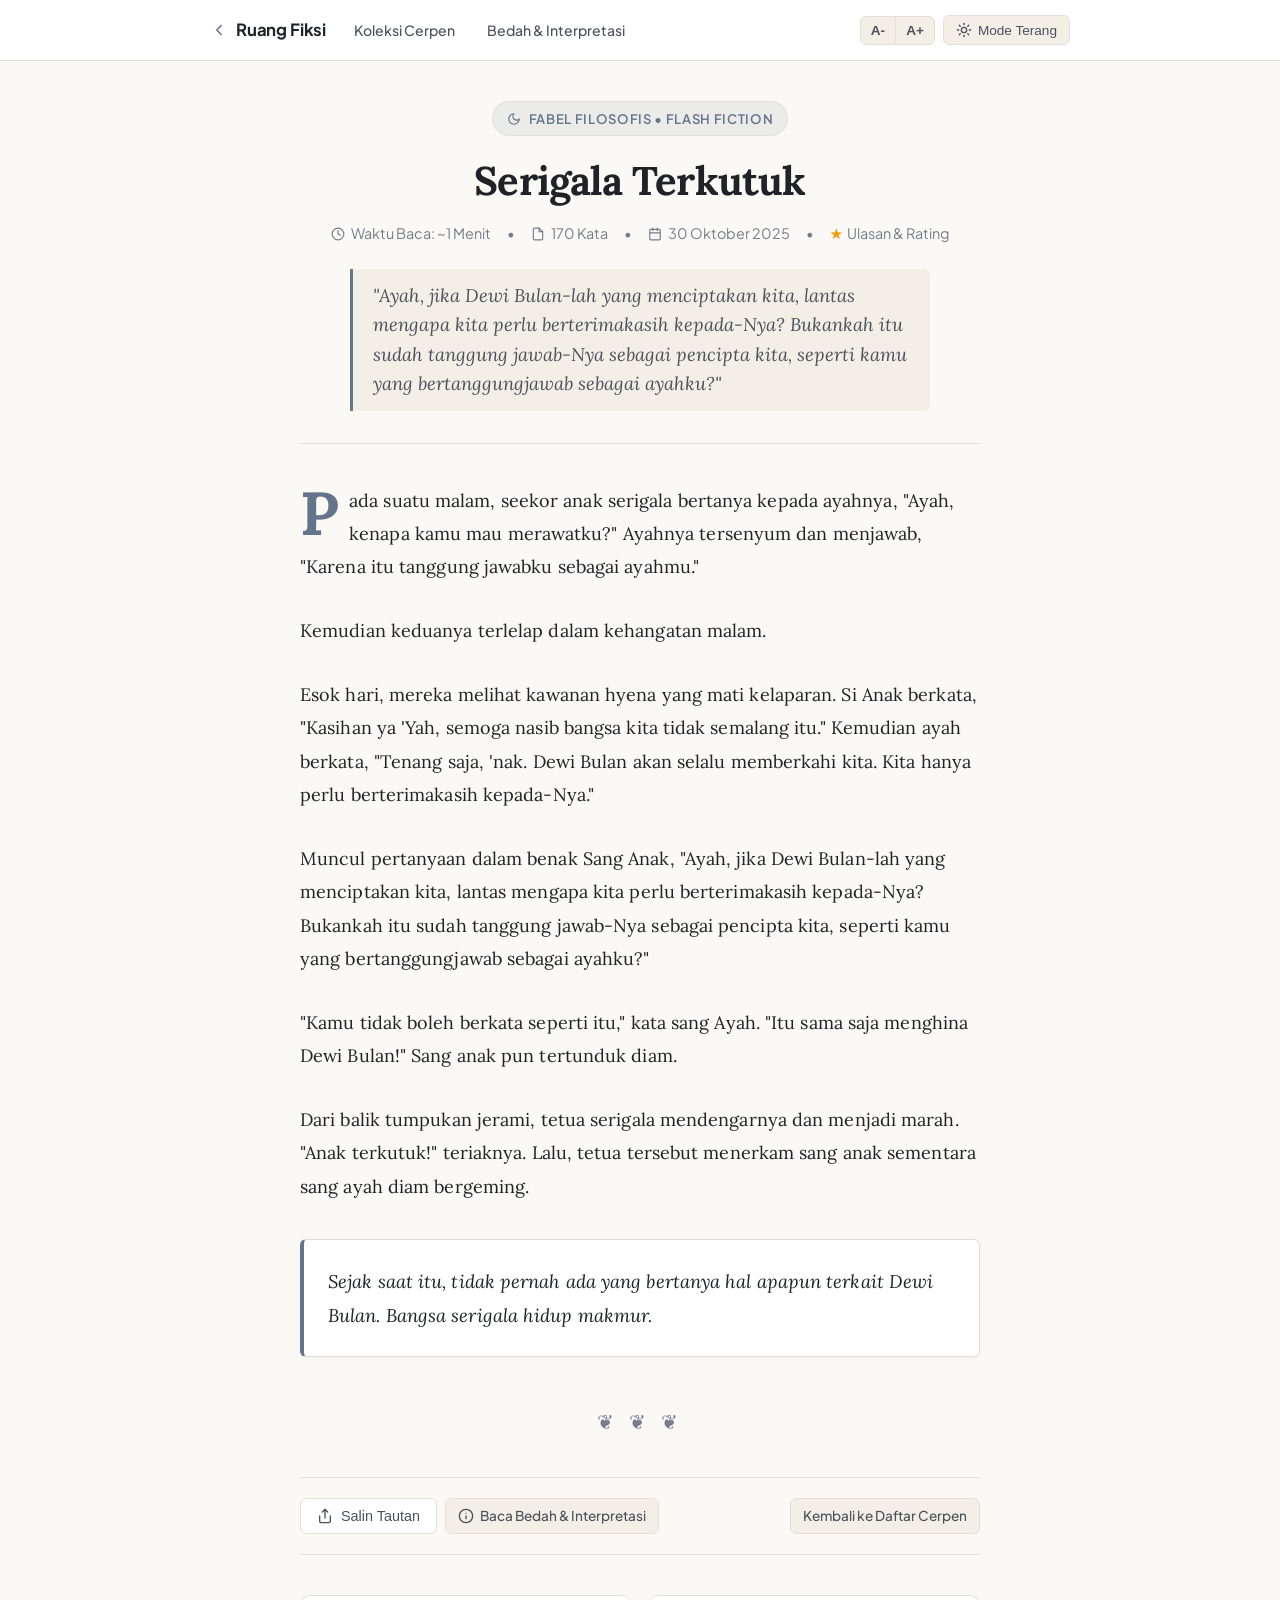
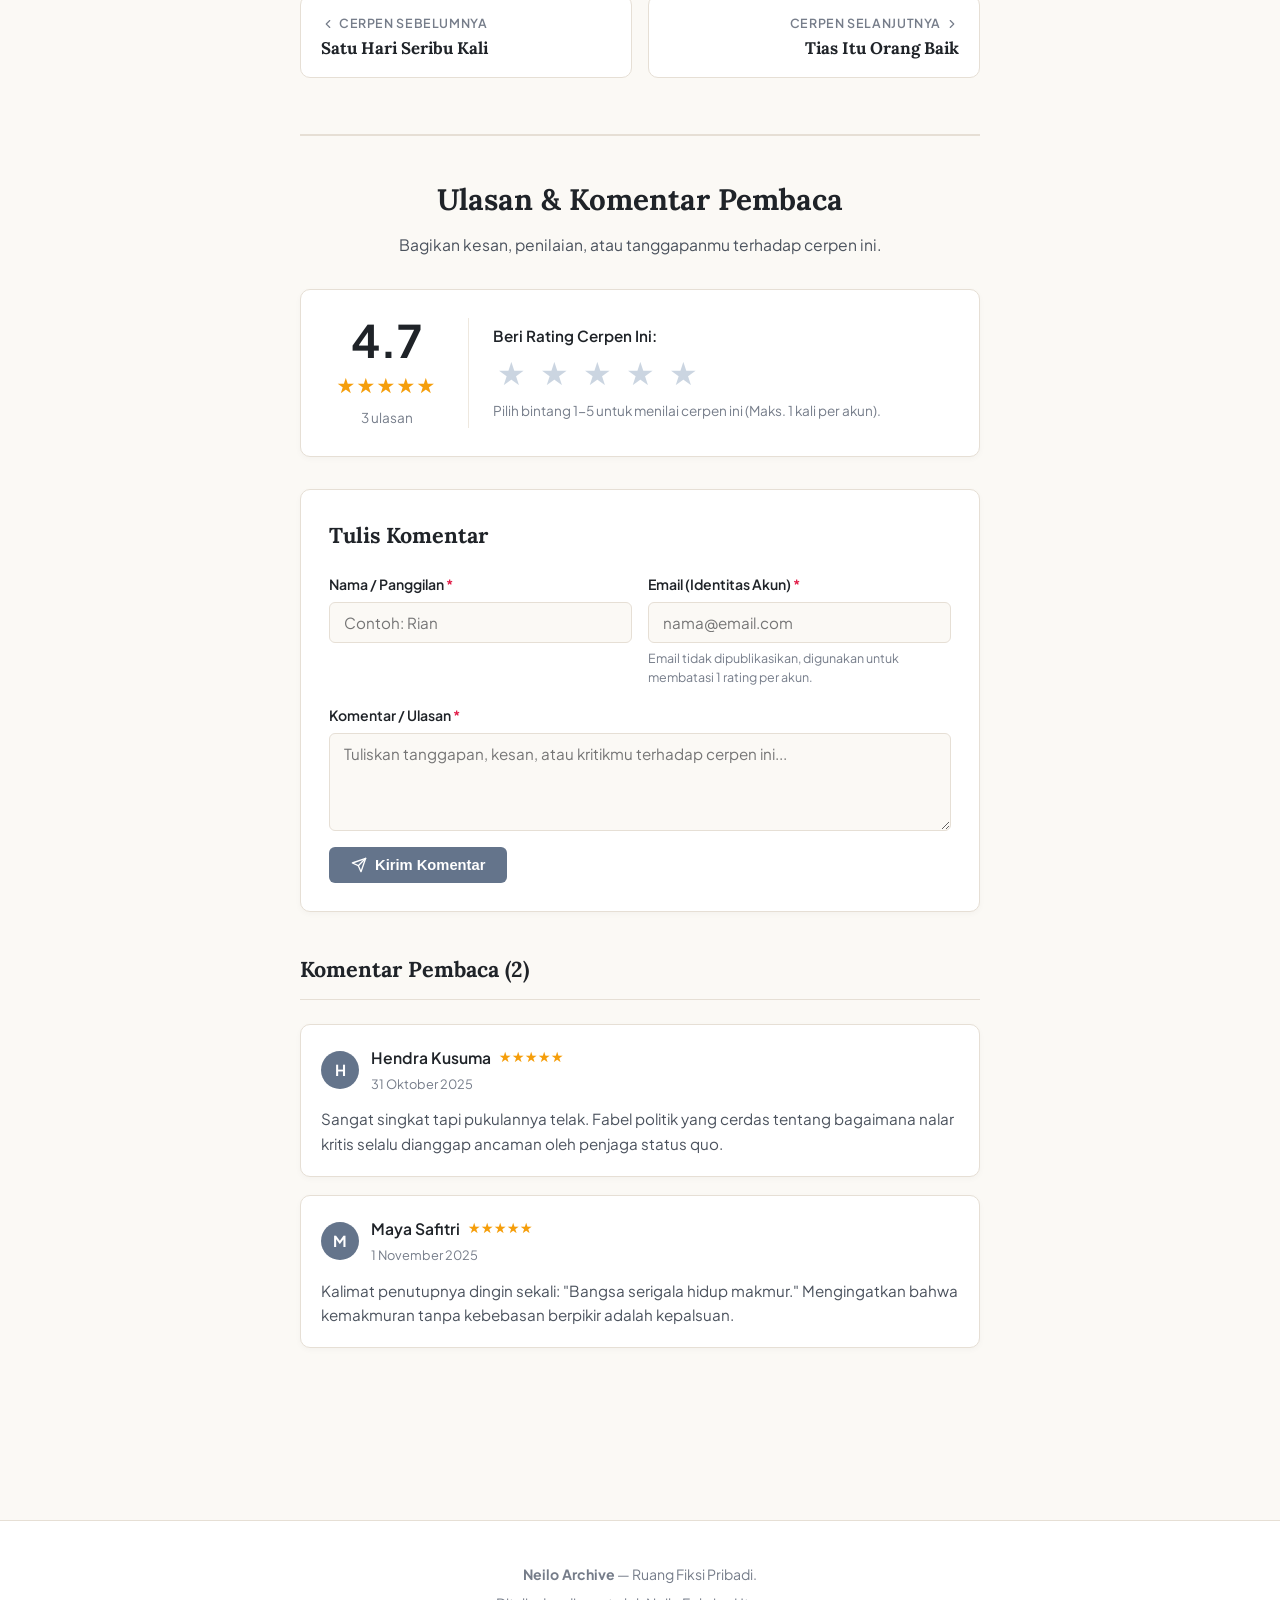
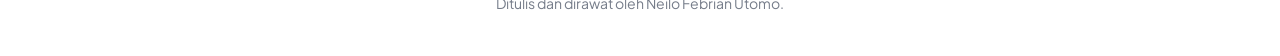
<file: serigala-terkutuk.html>
<!DOCTYPE html>
<html lang="id">
<head>
    <meta charset="UTF-8">
    <meta name="viewport" content="width=device-width, initial-scale=1.0">
    <title>Serigala Terkutuk - Neilo Archive</title>
    <meta name="description" content="Cerpen Serigala Terkutuk karya Neilo Febrian Utomo. Fabel filosofis tentang pertanyaan kritis seorang anak serigala dan pembungkaman akal demi kemakmuran semu.">
    
    <!-- Google Fonts: Lora & Plus Jakarta Sans -->
    <link rel="preconnect" href="https://fonts.googleapis.com">
    <link rel="preconnect" href="https://fonts.gstatic.com" crossorigin>
    <link href="https://fonts.googleapis.com/css2?family=Lora:ital,wght@0,400..700;1,400..700&family=Plus+Jakarta+Sans:wght@400;500;600;700&display=swap" rel="stylesheet">
    
    <link rel="stylesheet" href="style.css">
</head>
<body data-story="serigala">
    <!-- Indikator Kemajuan Membaca -->
    <div id="reading-progress" aria-hidden="true"></div>

    <!-- Navigasi & Toolbar Mode Baca -->
    <nav class="site-nav" aria-label="Navigasi Halaman">
        <div class="container">
            <div style="display: flex; align-items: center;">
                <a href="index.html" class="nav-brand">
                    <svg width="18" height="18" viewBox="0 0 24 24" fill="none" stroke="currentColor" stroke-width="2" stroke-linecap="round" stroke-linejoin="round"><path d="m15 18-6-6 6-6"/></svg>
                    <span>Ruang Fiksi</span>
                </a>
                <div class="nav-links">
                    <a href="index.html" class="nav-link">Koleksi Cerpen</a>
                    <a href="interpretasi.html" class="nav-link">Bedah & Interpretasi</a>
                </div>
            </div>
            
            <div class="nav-actions">
                <div class="font-size-group" title="Ubah Ukuran Teks">
                    <button id="font-decrease-btn" type="button" aria-label="Kecilkan Teks">A-</button>
                    <button id="font-increase-btn" type="button" aria-label="Besarkan Teks">A+</button>
                </div>
                
                <button id="theme-toggle-btn" class="nav-btn" type="button" aria-label="Ganti Tema">
                    <svg width="16" height="16" viewBox="0 0 24 24" fill="none" stroke="currentColor" stroke-width="2" stroke-linecap="round" stroke-linejoin="round"><circle cx="12" cy="12" r="4"/><path d="M12 2v2"/><path d="M12 20v2"/><path d="m4.93 4.93 1.41 1.41"/><path d="m17.66 17.66 1.41 1.41"/><path d="M2 12h2"/><path d="M20 12h2"/><path d="m6.34 17.66-1.41 1.41"/><path d="m19.07 4.93-1.41 1.41"/></svg>
                    <span class="theme-label">Tema</span>
                </button>
            </div>
        </div>
    </nav>

    <!-- Konten Utama Cerpen -->
    <main class="story-page-wrapper">
        <article>
            <!-- Header Cerpen -->
            <header class="story-hero">
                <div class="story-theme-badge">
                    <svg width="14" height="14" viewBox="0 0 24 24" fill="none" stroke="currentColor" stroke-width="2" stroke-linecap="round" stroke-linejoin="round"><path d="M12 3a6 6 0 0 0 9 9 9 9 0 1 1-9-9Z"/></svg>
                    Fabel Filosofis • Flash Fiction
                </div>
                
                <h1 class="story-title">Serigala Terkutuk</h1>
                
                <div class="story-meta-row">
                    <span class="story-meta-item">
                        <svg width="14" height="14" viewBox="0 0 24 24" fill="none" stroke="currentColor" stroke-width="2" stroke-linecap="round" stroke-linejoin="round"><circle cx="12" cy="12" r="10"/><polyline points="12 6 12 12 16 14"/></svg>
                        Waktu Baca: ~1 Menit
                    </span>
                    <span>•</span>
                    <span class="story-meta-item">
                        <svg width="14" height="14" viewBox="0 0 24 24" fill="none" stroke="currentColor" stroke-width="2" stroke-linecap="round" stroke-linejoin="round"><path d="M14 2H6a2 2 0 0 0-2 2v16a2 2 0 0 0 2 2h12a2 2 0 0 0 2-2V8z"/><polyline points="14 2 14 8 20 8"/></svg>
                        170 Kata
                    </span>
                    <span>•</span>
                    <span class="story-meta-item">
                        <svg width="14" height="14" viewBox="0 0 24 24" fill="none" stroke="currentColor" stroke-width="2" stroke-linecap="round" stroke-linejoin="round"><rect width="18" height="18" x="3" y="4" rx="2" ry="2"/><line x1="16" x2="16" y1="2" y2="6"/><line x1="8" x2="8" y1="2" y2="6"/><line x1="3" x2="21" y1="10" y2="10"/></svg>
                        30 Oktober 2025
                    </span>
                    <span>•</span>
                    <span class="story-meta-item">
                        <a href="#kolom-komentar" style="color: inherit; text-decoration: none; display: inline-flex; align-items: center; gap: 4px;">
                            <span style="color: #f59e0b;">★</span>
                            <span>Ulasan & Rating</span>
                        </a>
                    </span>
                </div>
                
                <blockquote class="story-teaser-quote">
                    "Ayah, jika Dewi Bulan-lah yang menciptakan kita, lantas mengapa kita perlu berterimakasih kepada-Nya? Bukankah itu sudah tanggung jawab-Nya sebagai pencipta kita, seperti kamu yang bertanggungjawab sebagai ayahku?"
                </blockquote>
            </header>

            <!-- Isi Teks Cerpen -->
            <div class="cerpen-content">
                <p><span class="dropcap">P</span>ada suatu malam, seekor anak serigala bertanya kepada ayahnya, "Ayah, kenapa kamu mau merawatku?" Ayahnya tersenyum dan menjawab, "Karena itu tanggung jawabku sebagai ayahmu."</p>
                <p>Kemudian keduanya terlelap dalam kehangatan malam.</p>
                <p>Esok hari, mereka melihat kawanan hyena yang mati kelaparan. Si Anak berkata, "Kasihan ya 'Yah, semoga nasib bangsa kita tidak semalang itu." Kemudian ayah berkata, "Tenang saja, 'nak. Dewi Bulan akan selalu memberkahi kita. Kita hanya perlu berterimakasih kepada-Nya."</p>
                <p>Muncul pertanyaan dalam benak Sang Anak, "Ayah, jika Dewi Bulan-lah yang menciptakan kita, lantas mengapa kita perlu berterimakasih kepada-Nya? Bukankah itu sudah tanggung jawab-Nya sebagai pencipta kita, seperti kamu yang bertanggungjawab sebagai ayahku?"</p>
                <p>"Kamu tidak boleh berkata seperti itu," kata sang Ayah. "Itu sama saja menghina Dewi Bulan!" Sang anak pun tertunduk diam.</p>
                <p>Dari balik tumpukan jerami, tetua serigala mendengarnya dan menjadi marah. "Anak terkutuk!" teriaknya. Lalu, tetua tersebut menerkam sang anak sementara sang ayah diam bergeming.</p>
                
                <div class="story-highlight-box">
                    <p>Sejak saat itu, tidak pernah ada yang bertanya hal apapun terkait Dewi Bulan. Bangsa serigala hidup makmur.</p>
                </div>
            </div>

            <div class="story-end-marker" aria-hidden="true">❦ ❦ ❦</div>

            <!-- Bar Interaksi -->
            <div class="story-interaction-bar">
                <div style="display: flex; gap: 8px; flex-wrap: wrap;">
                    <button class="btn-share-link" type="button">
                        <svg width="16" height="16" viewBox="0 0 24 24" fill="none" stroke="currentColor" stroke-width="2" stroke-linecap="round" stroke-linejoin="round"><path d="M4 12v8a2 2 0 0 0 2 2h12a2 2 0 0 0 2-2v-8"/><polyline points="16 6 12 2 8 6"/><line x1="12" x2="12" y1="2" y2="15"/></svg>
                        Salin Tautan
                    </button>
                    <a href="interpretasi.html#esai-serigala" class="nav-btn" title="Baca analisis dan interpretasi cerpen ini">
                        <svg width="16" height="16" viewBox="0 0 24 24" fill="none" stroke="currentColor" stroke-width="2" stroke-linecap="round" stroke-linejoin="round"><circle cx="12" cy="12" r="10"/><path d="M12 16v-4"/><path d="M12 8h.01"/></svg>
                        Baca Bedah & Interpretasi
                    </a>
                </div>
                <a href="index.html" class="nav-btn">Kembali ke Daftar Cerpen</a>
            </div>

            <!-- Navigasi Cerita Sebelumnya & Selanjutnya -->
            <nav class="story-nav-grid" aria-label="Navigasi Cerita">
                <a href="satu-hari-seribu-kali.html" class="nav-card prev">
                    <span class="nav-card-label">
                        <svg width="14" height="14" viewBox="0 0 24 24" fill="none" stroke="currentColor" stroke-width="2" stroke-linecap="round" stroke-linejoin="round"><path d="m15 18-6-6 6-6"/></svg>
                        Cerpen Sebelumnya
                    </span>
                    <span class="nav-card-title">Satu Hari Seribu Kali</span>
                </a>
                
                <a href="tias-itu-orang-baik.html" class="nav-card next">
                    <span class="nav-card-label">
                        Cerpen Selanjutnya
                        <svg width="14" height="14" viewBox="0 0 24 24" fill="none" stroke="currentColor" stroke-width="2" stroke-linecap="round" stroke-linejoin="round"><path d="m9 18 6-6-6-6"/></svg>
                    </span>
                    <span class="nav-card-title">Tias Itu Orang Baik</span>
                </a>
            </nav>

            <!-- Kolom Rating Bintang & Komentar Pembaca -->
            <section class="story-feedback-section" data-story-id="serigala-terkutuk" id="kolom-komentar" aria-label="Rating dan Komentar Pembaca">
                <div class="feedback-header">
                    <h2>Ulasan & Komentar Pembaca</h2>
                    <p>Bagikan kesan, penilaian, atau tanggapanmu terhadap cerpen ini.</p>
                </div>

                <!-- Kartu Ringkasan & Form Rating Bintang 1-5 -->
                <div class="rating-card">
                    <div class="rating-overview">
                        <div class="rating-average">
                            <span class="rating-score" id="rating-average-score">0.0</span>
                            <div class="stars-display" id="rating-average-stars" aria-hidden="true">★★★★★</div>
                            <span class="rating-count" id="rating-total-count">0 ulasan</span>
                        </div>
                        
                        <div class="rating-action-box">
                            <span class="rating-action-title">Beri Rating Cerpen Ini:</span>
                            <div class="star-rating-widget" id="star-rating-widget" role="radiogroup" aria-label="Beri rating bintang 1 sampai 5">
                                <button type="button" class="star-btn" data-value="1" aria-label="1 Bintang">★</button>
                                <button type="button" class="star-btn" data-value="2" aria-label="2 Bintang">★</button>
                                <button type="button" class="star-btn" data-value="3" aria-label="3 Bintang">★</button>
                                <button type="button" class="star-btn" data-value="4" aria-label="4 Bintang">★</button>
                                <button type="button" class="star-btn" data-value="5" aria-label="5 Bintang">★</button>
                            </div>
                            <div class="rating-status-message" id="rating-status-message"></div>
                        </div>
                    </div>
                </div>

                <!-- Form Tambah Komentar -->
                <div class="comment-form-card">
                    <h3>Tulis Komentar</h3>
                    <form id="comment-form" class="comment-form" novalidate>
                        <div class="form-row">
                            <div class="form-group">
                                <label for="comment-author-name">Nama / Panggilan <span class="required">*</span></label>
                                <input type="text" id="comment-author-name" required placeholder="Contoh: Rian" maxlength="50">
                            </div>
                            <div class="form-group">
                                <label for="comment-author-email">Email (Identitas Akun) <span class="required">*</span></label>
                                <input type="email" id="comment-author-email" required placeholder="nama@email.com">
                                <small class="form-hint">Email tidak dipublikasikan, digunakan untuk membatasi 1 rating per akun.</small>
                            </div>
                        </div>
                        <div class="form-group">
                            <label for="comment-body">Komentar / Ulasan <span class="required">*</span></label>
                            <textarea id="comment-body" required rows="4" placeholder="Tuliskan tanggapan, kesan, atau kritikmu terhadap cerpen ini..." maxlength="1000"></textarea>
                        </div>
                        <div class="form-actions">
                            <button type="submit" class="btn-submit-comment">
                                <svg width="16" height="16" viewBox="0 0 24 24" fill="none" stroke="currentColor" stroke-width="2" stroke-linecap="round" stroke-linejoin="round"><line x1="22" y1="2" x2="11" y2="13"/><polygon points="22 2 15 22 11 13 2 9 22 2"/></svg>
                                Kirim Komentar
                            </button>
                        </div>
                    </form>
                </div>

                <!-- Daftar Komentar Pembaca -->
                <div class="comments-list-wrapper">
                    <div class="comments-list-header">
                        <h3>Komentar Pembaca (<span id="comments-count">0</span>)</h3>
                    </div>
                    <div id="comments-container" class="comments-container">
                        <!-- Komentar akan dimuat secara dinamis oleh JavaScript -->
                    </div>
                </div>
            </section>
        </article>
    </main>

    <!-- Footer -->
    <footer class="site-footer">
        <div class="container">
            <p><strong>Neilo Archive</strong> — Ruang Fiksi Pribadi.</p>
            <p>Ditulis dan dirawat oleh Neilo Febrian Utomo.</p>
        </div>
    </footer>

    <script src="main.js"></script>
</body>
</html>
</file>
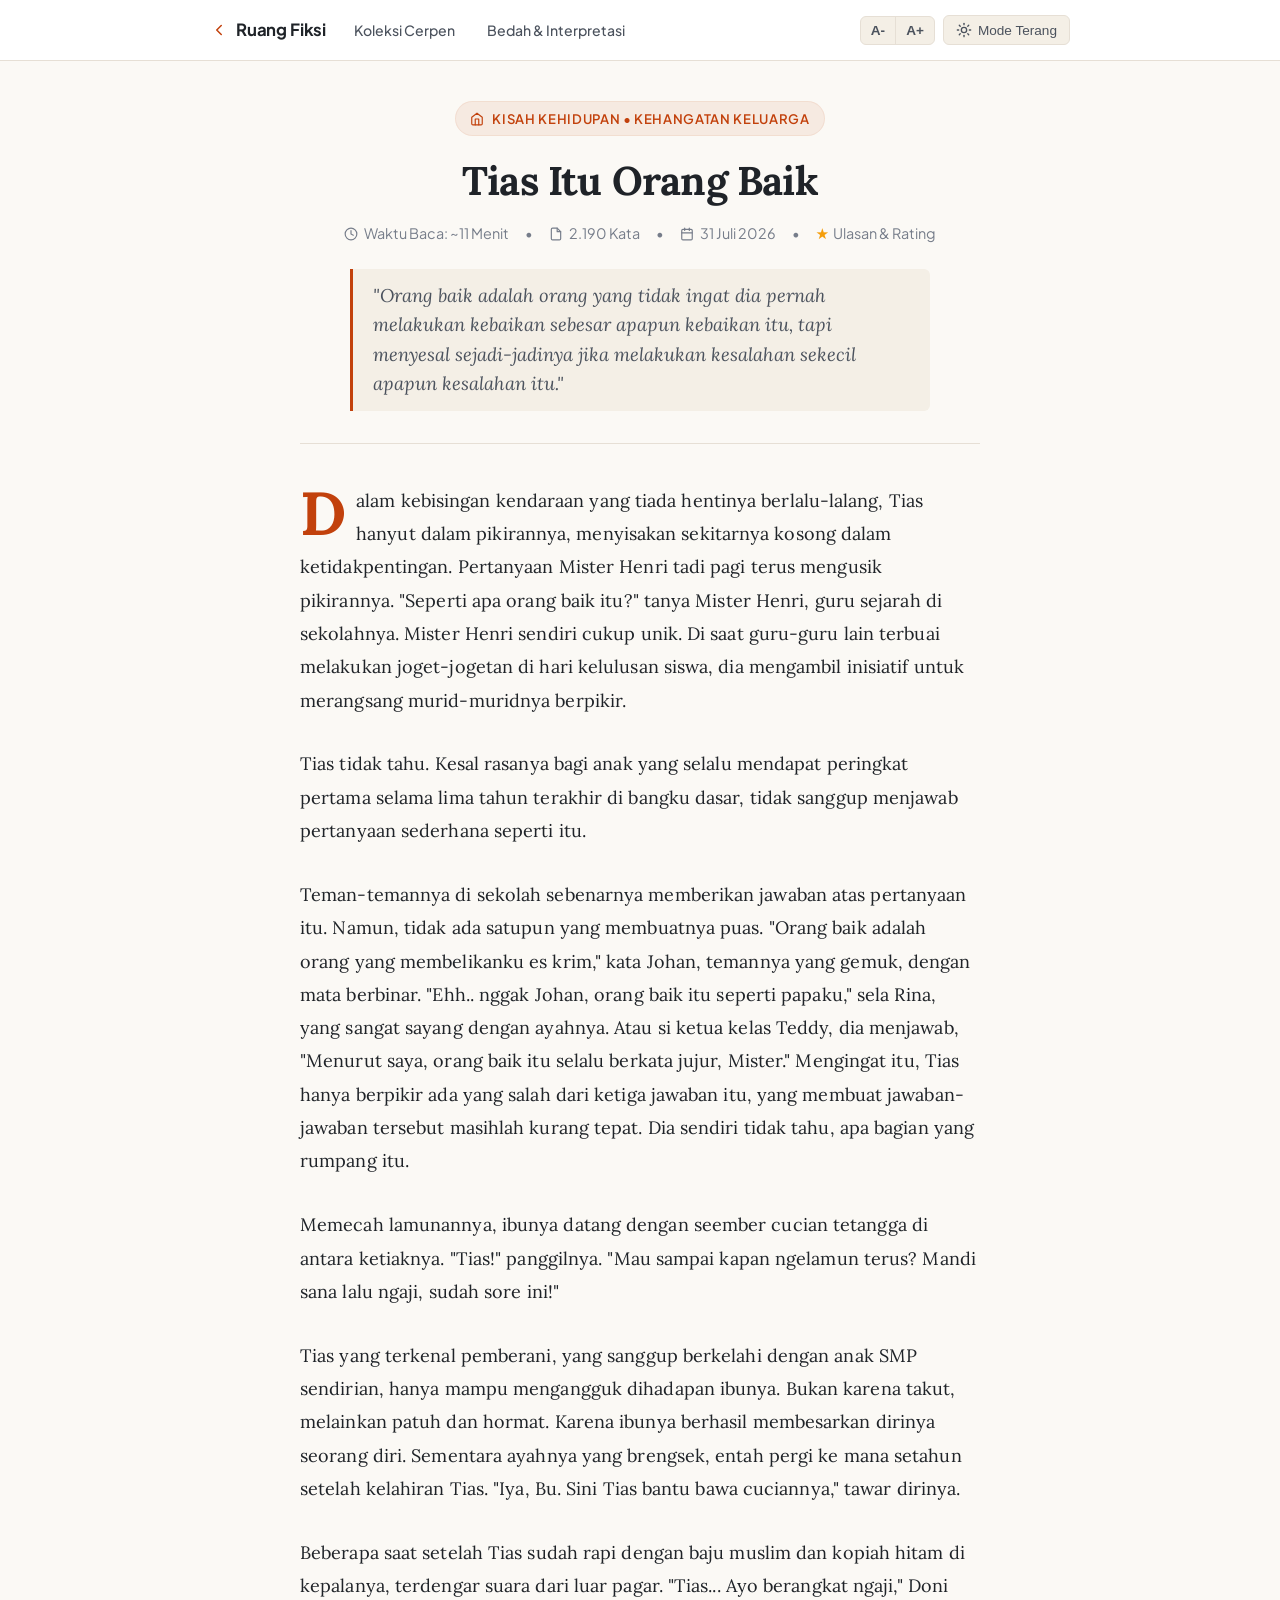
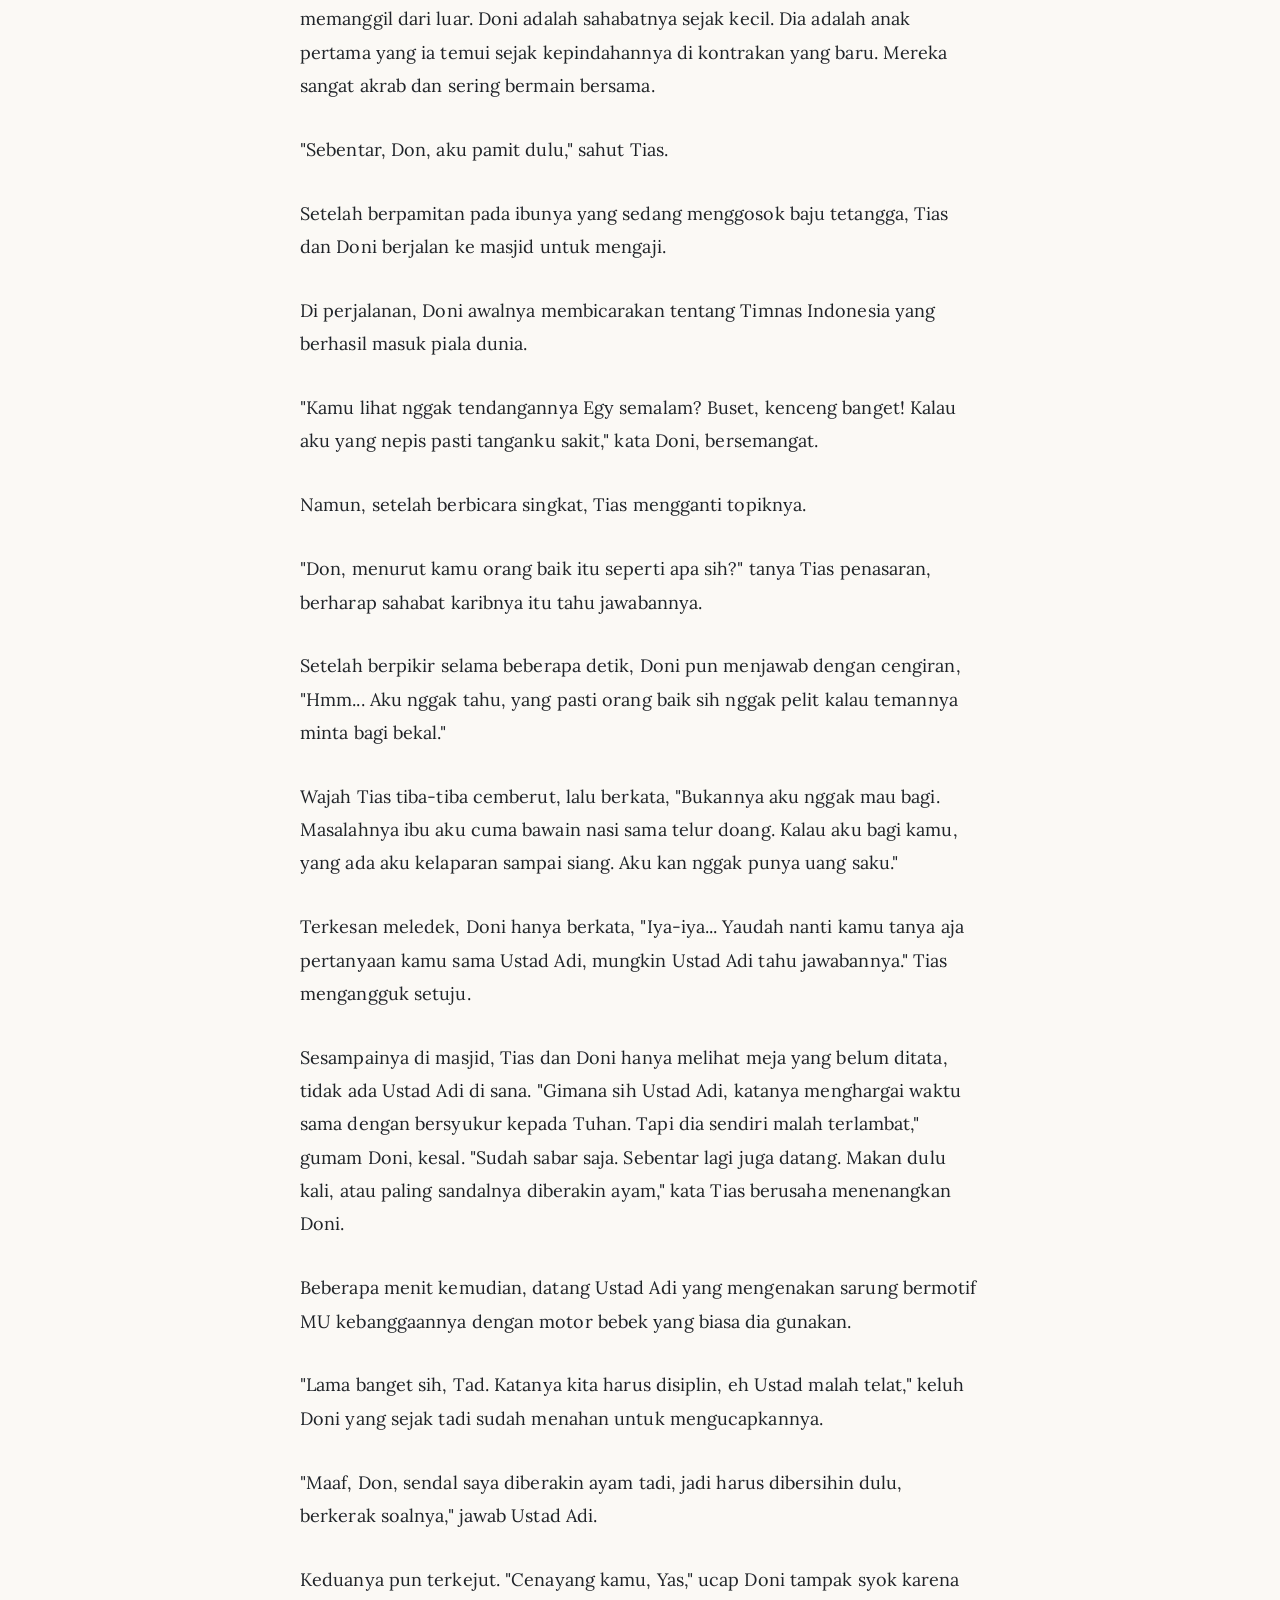
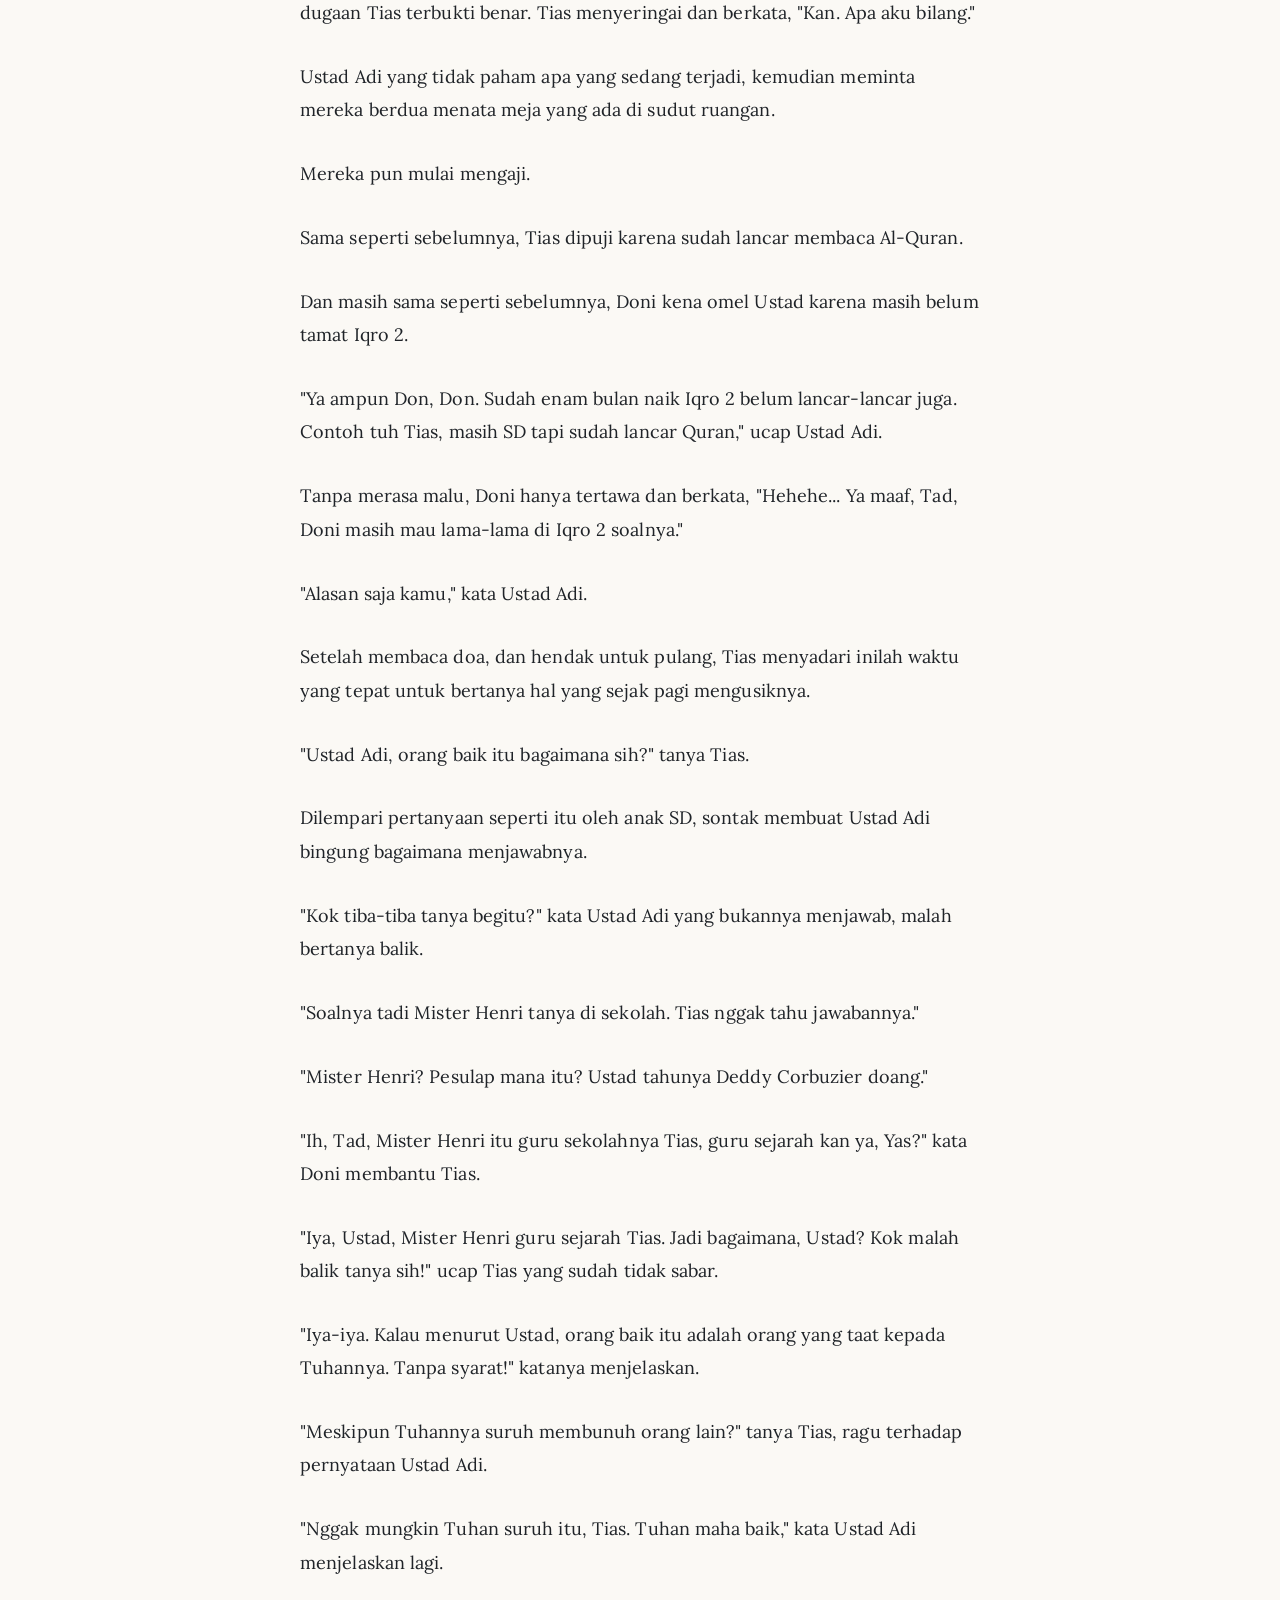
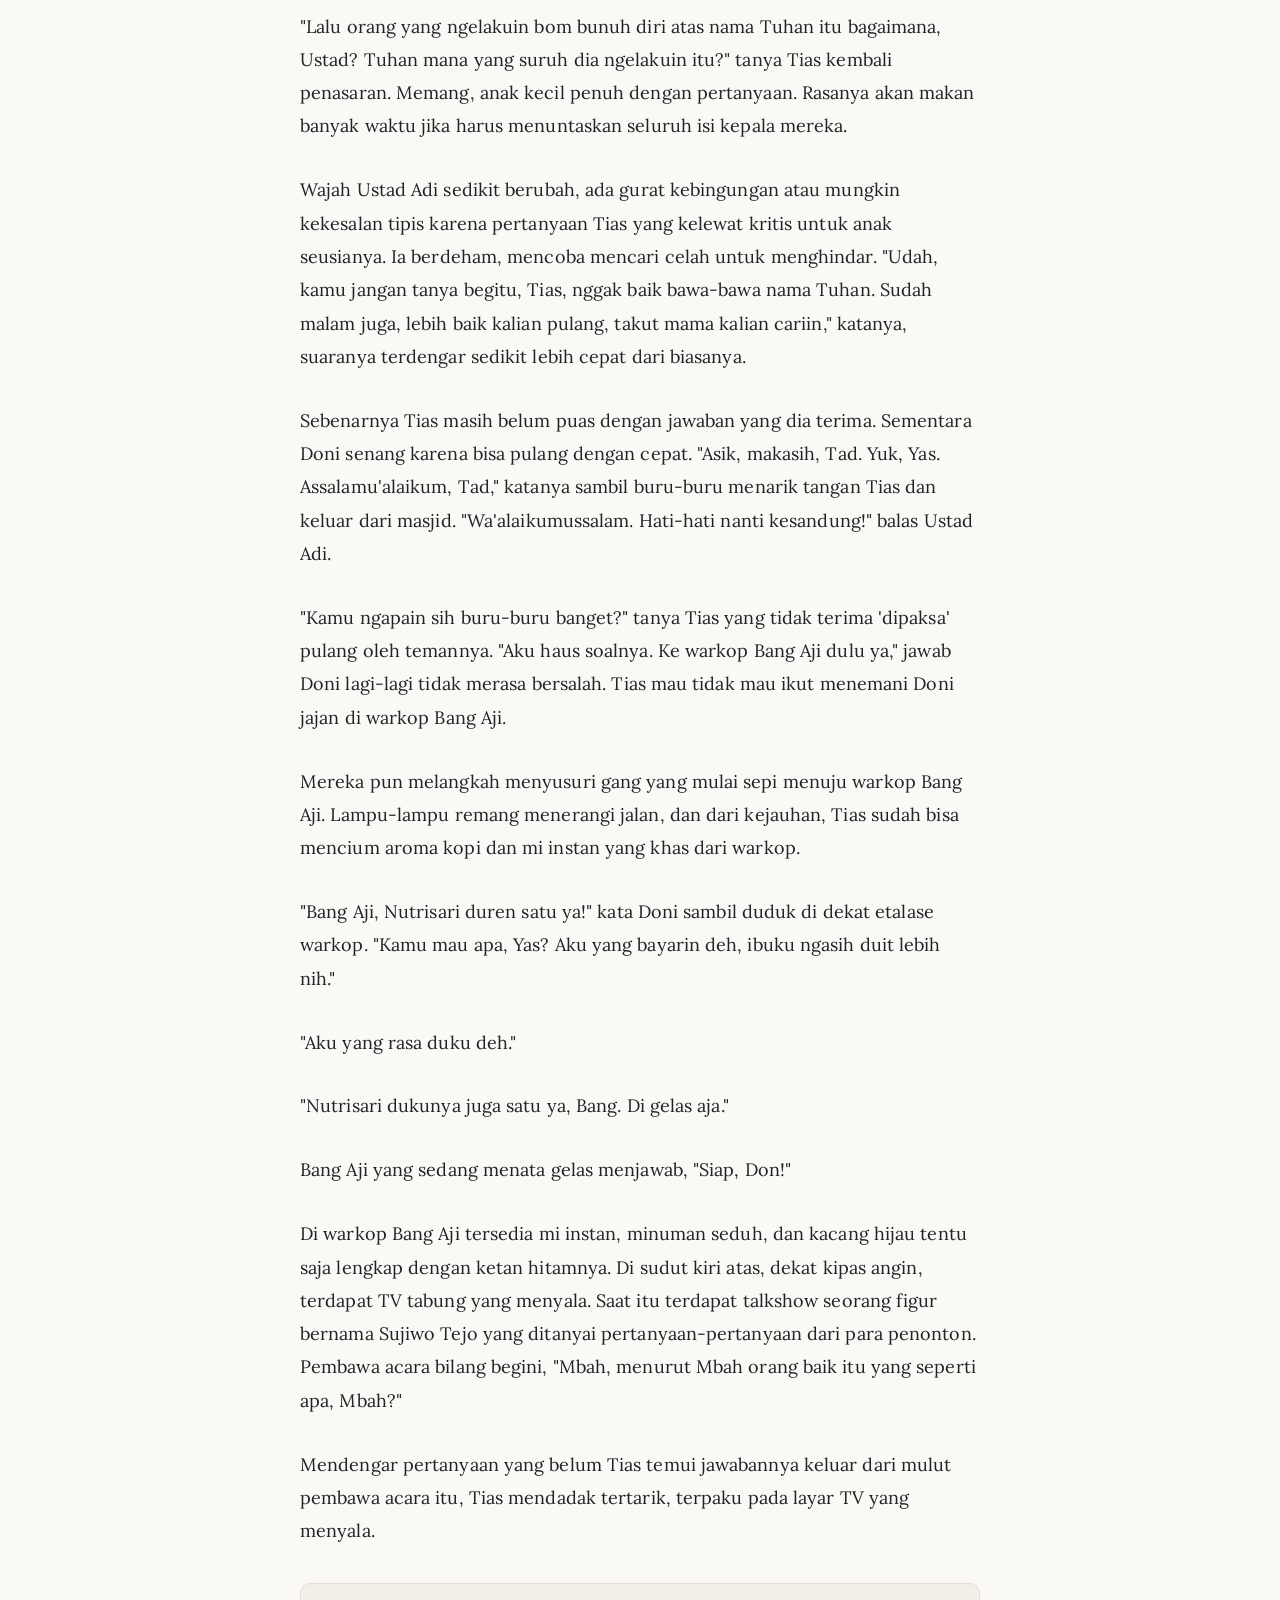
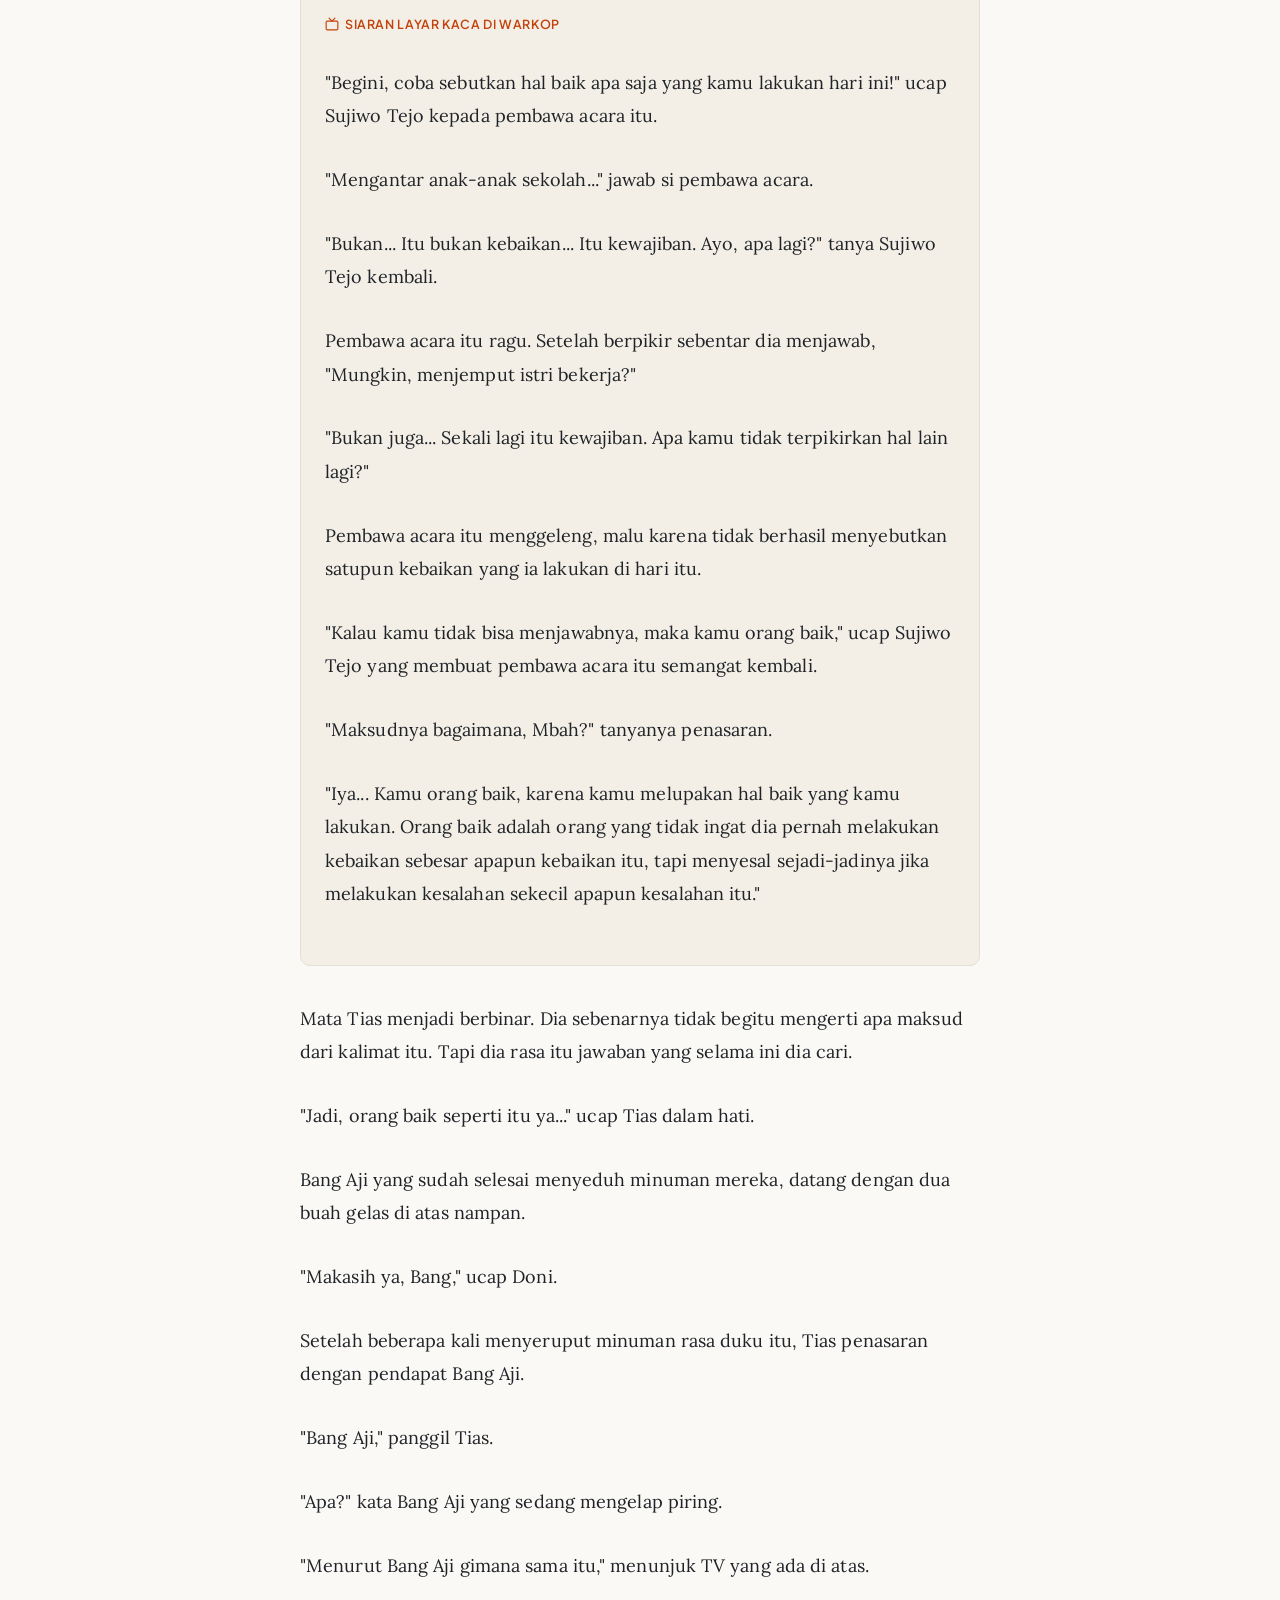
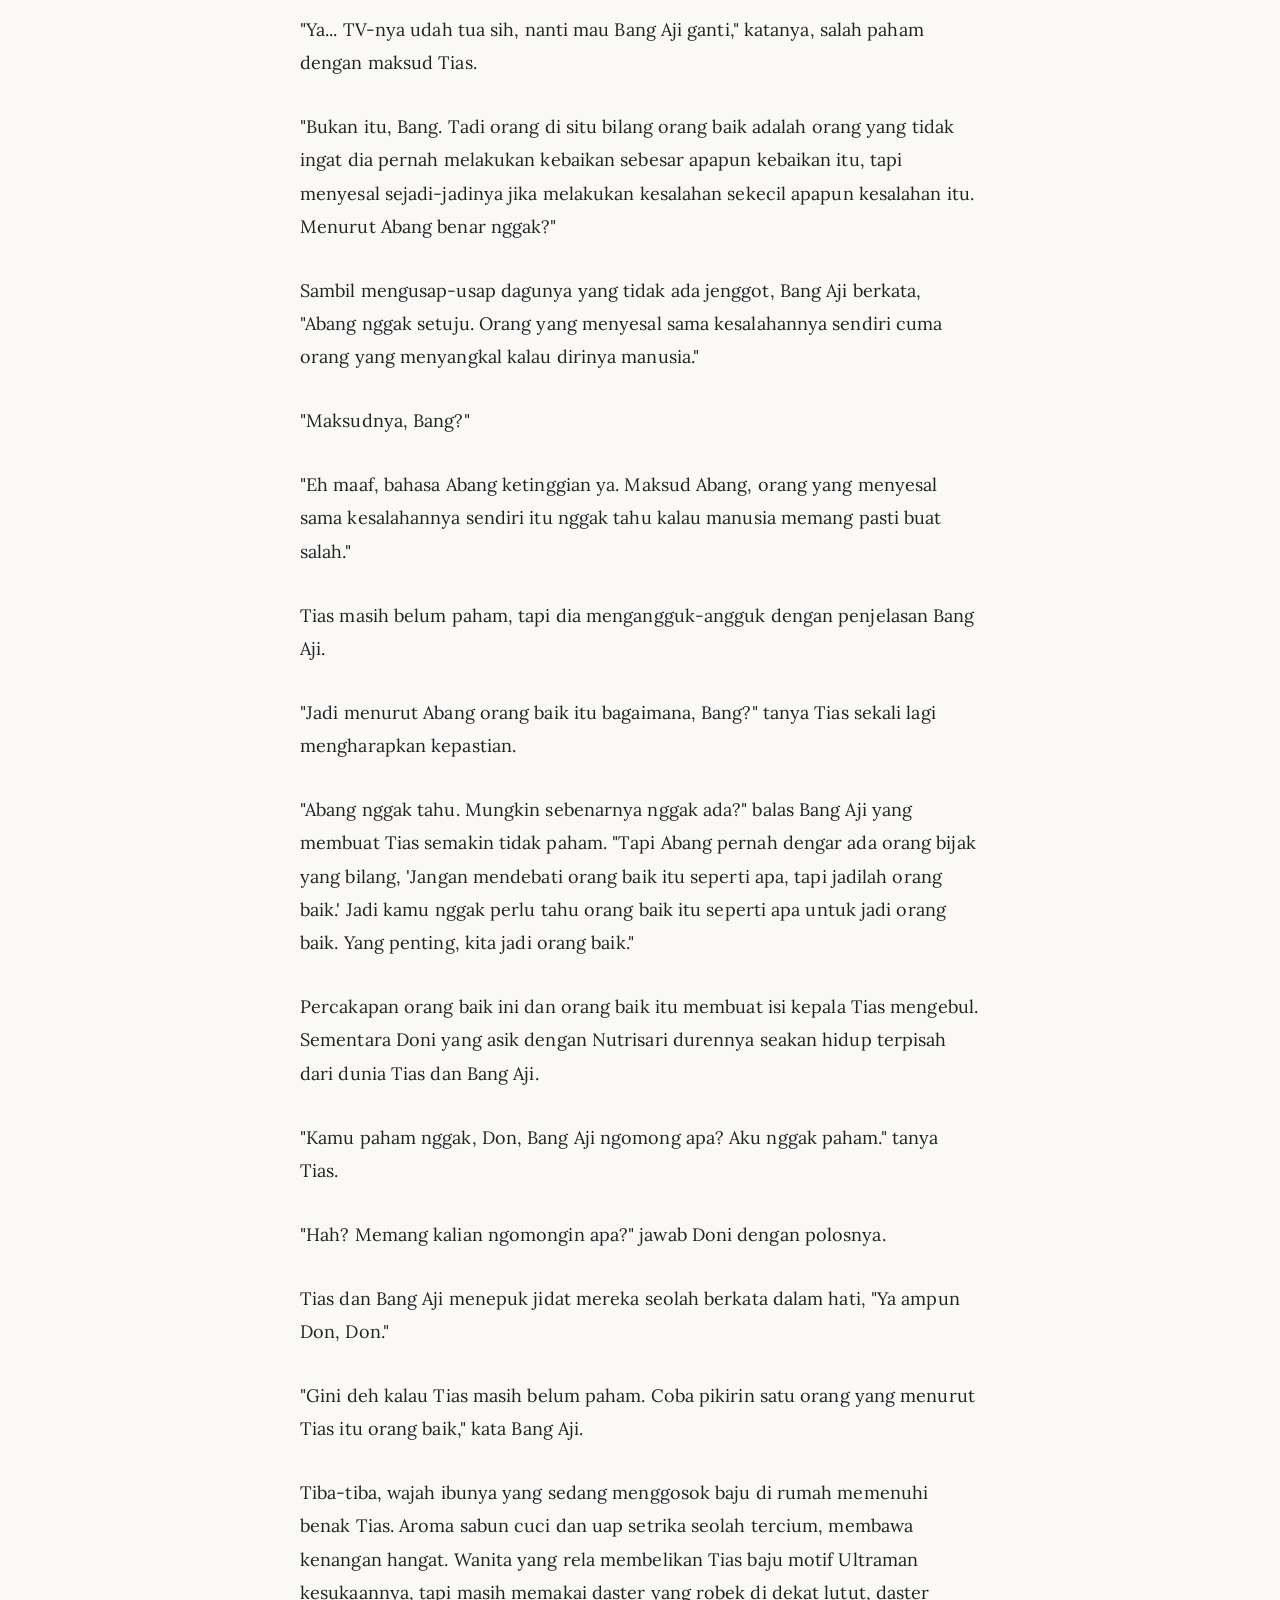
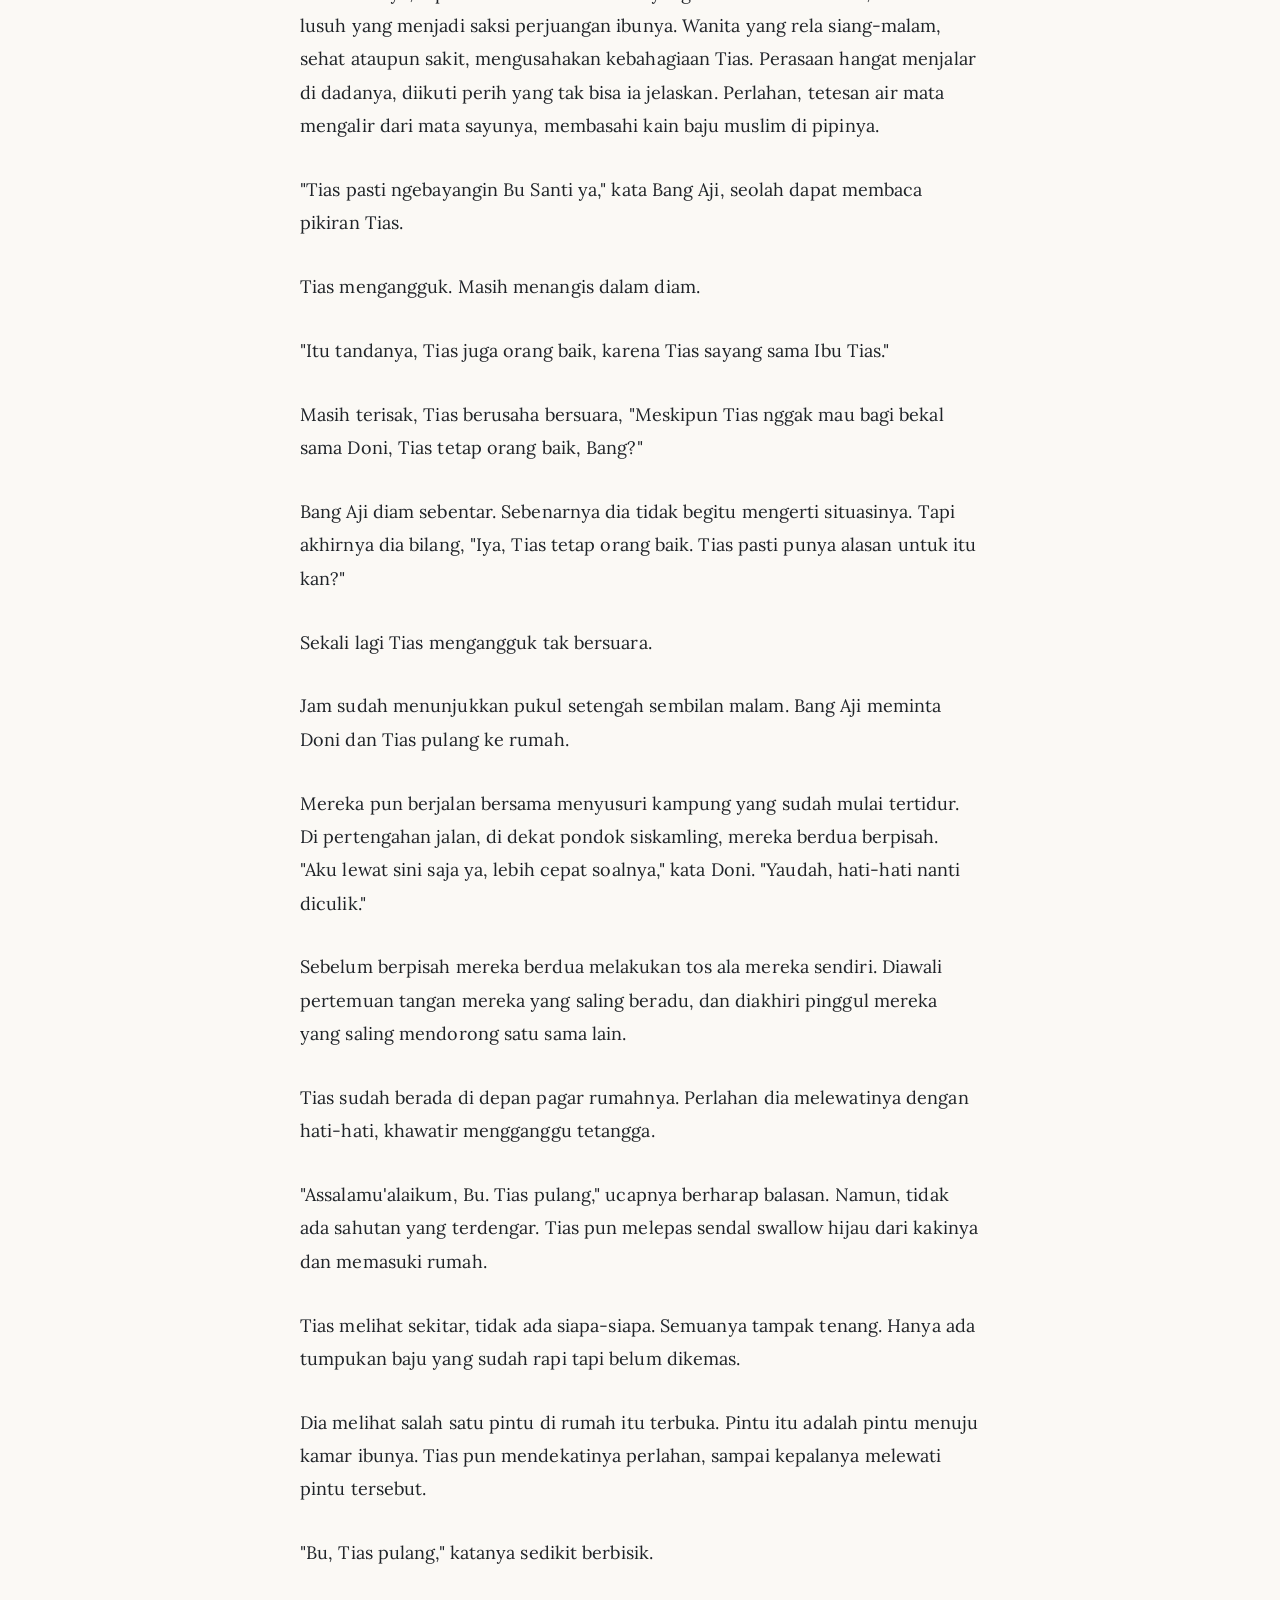
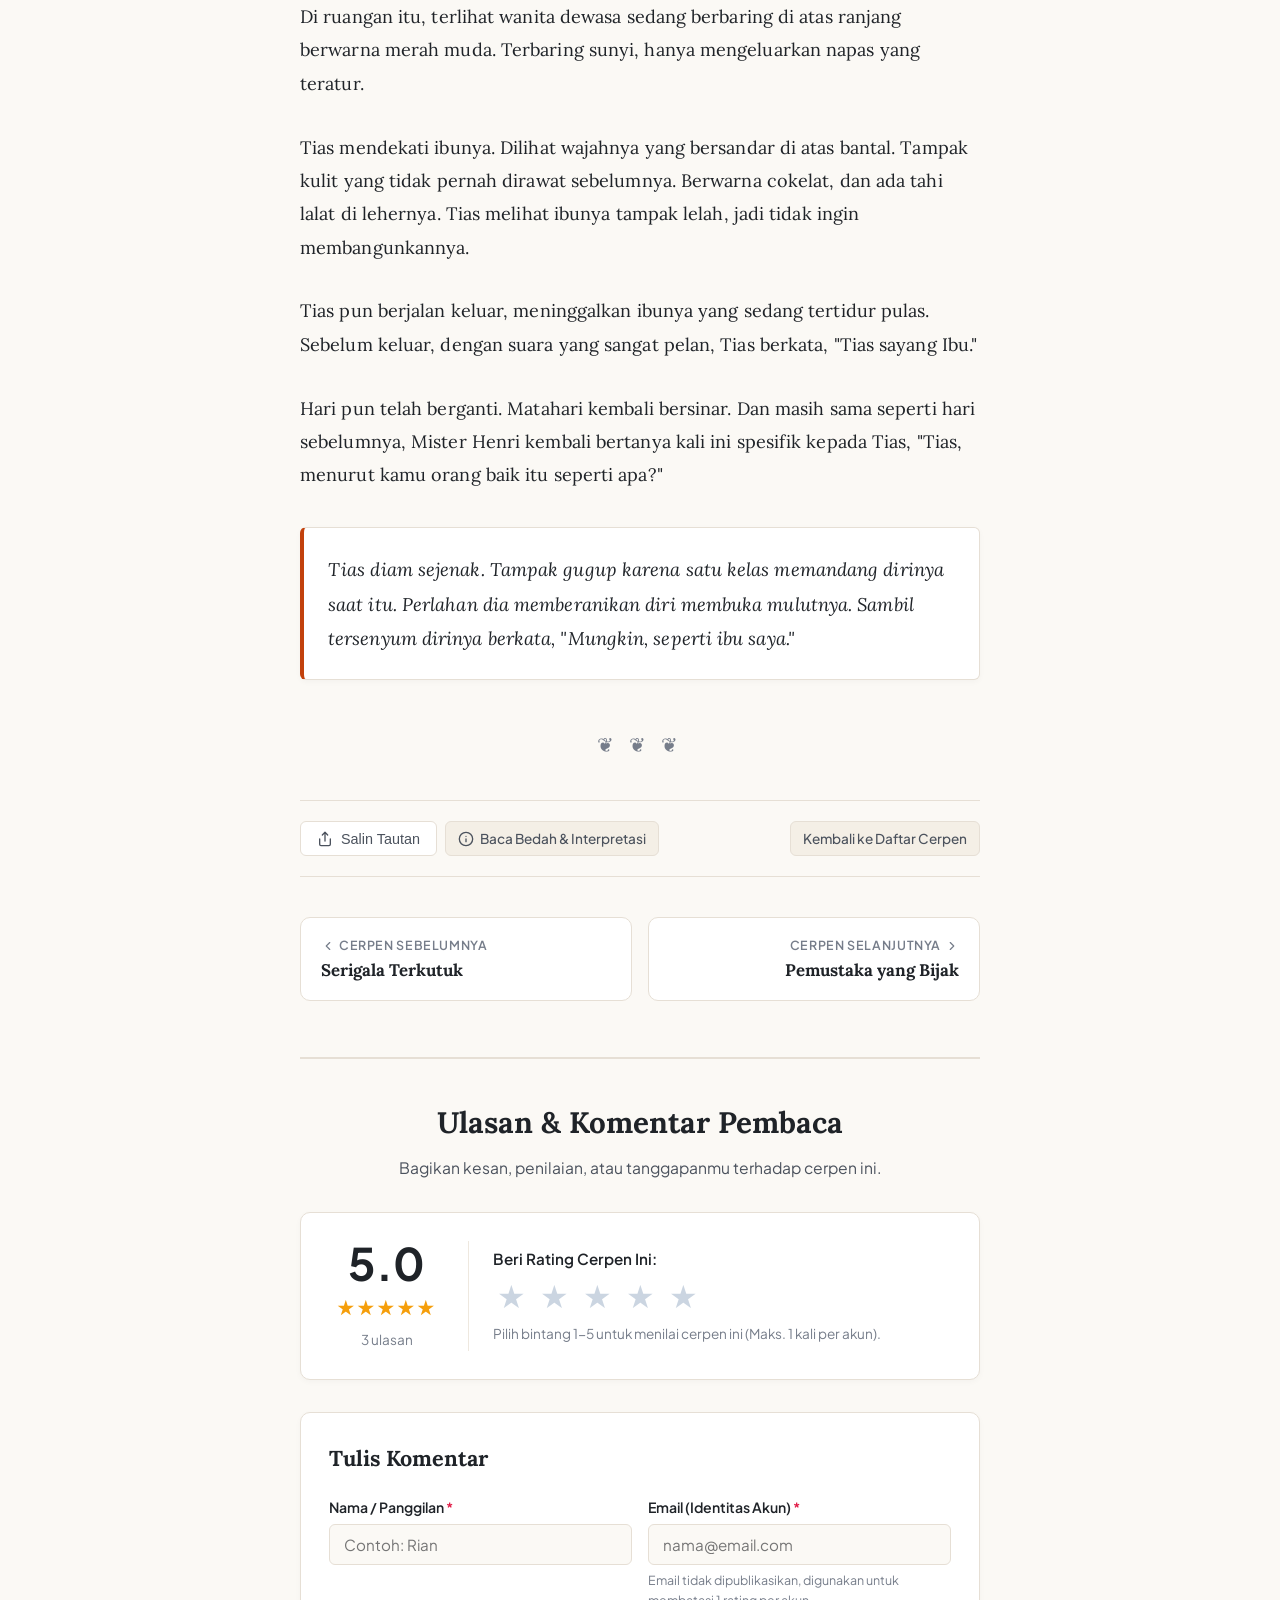
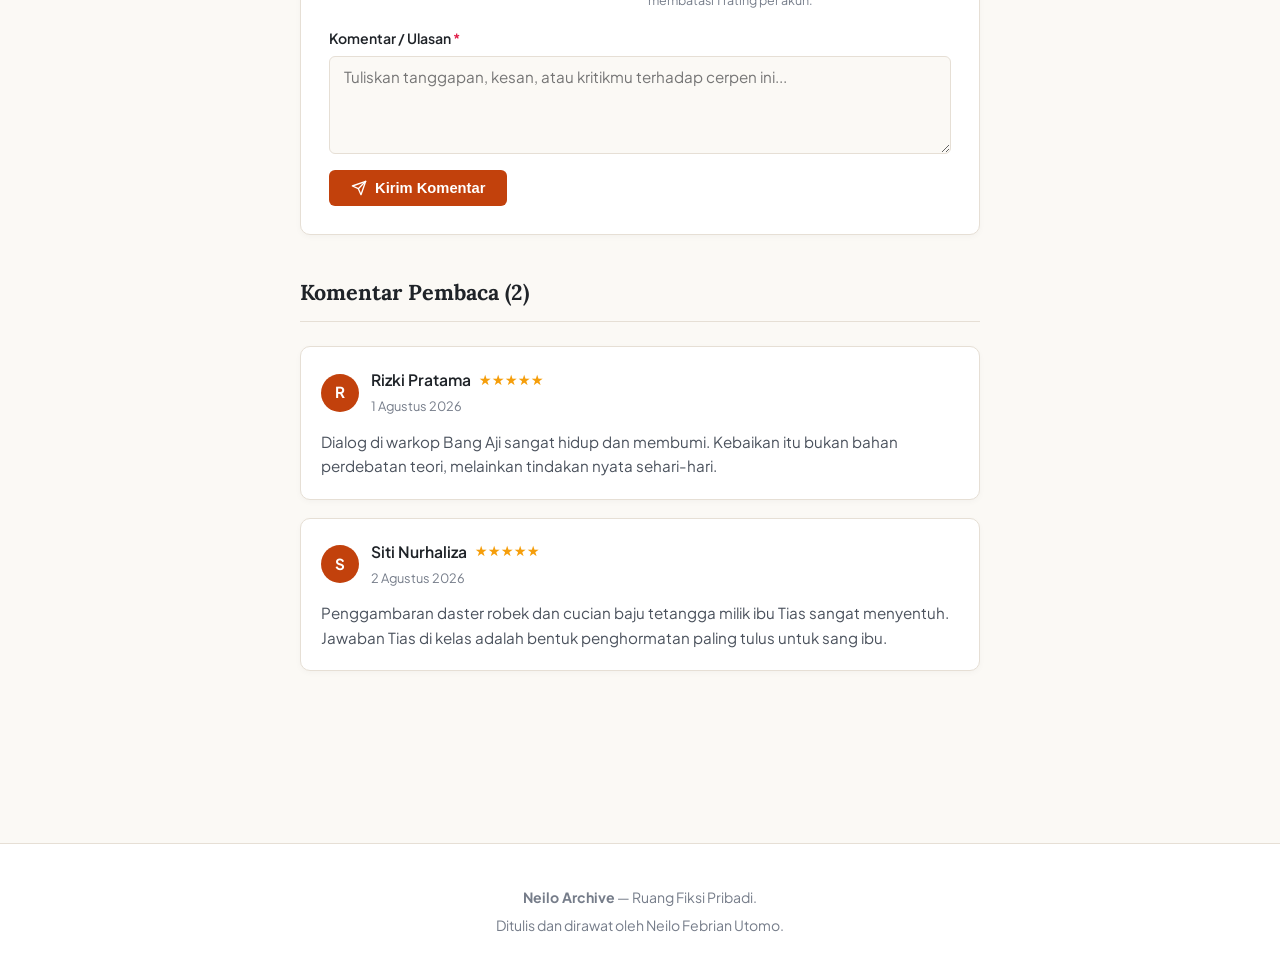
<file: tias-itu-orang-baik.html>
<!DOCTYPE html>
<html lang="id">
<head>
    <meta charset="UTF-8">
    <meta name="viewport" content="width=device-width, initial-scale=1.0">
    <title>Tias Itu Orang Baik - Neilo Archive</title>
    <meta name="description" content="Cerpen Tias Itu Orang Baik karya Neilo Febrian Utomo. Pencarian makna kebaikan oleh seorang anak SD yang membawanya kembali ke pelukan kasih sang ibu.">
    
    <!-- Google Fonts: Lora & Plus Jakarta Sans -->
    <link rel="preconnect" href="https://fonts.googleapis.com">
    <link rel="preconnect" href="https://fonts.gstatic.com" crossorigin>
    <link href="https://fonts.googleapis.com/css2?family=Lora:ital,wght@0,400..700;1,400..700&family=Plus+Jakarta+Sans:wght@400;500;600;700&display=swap" rel="stylesheet">
    
    <link rel="stylesheet" href="style.css">
</head>
<body data-story="tias">
    <!-- Indikator Kemajuan Membaca -->
    <div id="reading-progress" aria-hidden="true"></div>

    <!-- Navigasi & Toolbar Mode Baca -->
    <nav class="site-nav" aria-label="Navigasi Halaman">
        <div class="container">
            <div style="display: flex; align-items: center;">
                <a href="index.html" class="nav-brand">
                    <svg width="18" height="18" viewBox="0 0 24 24" fill="none" stroke="currentColor" stroke-width="2" stroke-linecap="round" stroke-linejoin="round"><path d="m15 18-6-6 6-6"/></svg>
                    <span>Ruang Fiksi</span>
                </a>
                <div class="nav-links">
                    <a href="index.html" class="nav-link">Koleksi Cerpen</a>
                    <a href="interpretasi.html" class="nav-link">Bedah & Interpretasi</a>
                </div>
            </div>
            
            <div class="nav-actions">
                <div class="font-size-group" title="Ubah Ukuran Teks">
                    <button id="font-decrease-btn" type="button" aria-label="Kecilkan Teks">A-</button>
                    <button id="font-increase-btn" type="button" aria-label="Besarkan Teks">A+</button>
                </div>
                
                <button id="theme-toggle-btn" class="nav-btn" type="button" aria-label="Ganti Tema">
                    <svg width="16" height="16" viewBox="0 0 24 24" fill="none" stroke="currentColor" stroke-width="2" stroke-linecap="round" stroke-linejoin="round"><circle cx="12" cy="12" r="4"/><path d="M12 2v2"/><path d="M12 20v2"/><path d="m4.93 4.93 1.41 1.41"/><path d="m17.66 17.66 1.41 1.41"/><path d="M2 12h2"/><path d="M20 12h2"/><path d="m6.34 17.66-1.41 1.41"/><path d="m19.07 4.93-1.41 1.41"/></svg>
                    <span class="theme-label">Tema</span>
                </button>
            </div>
        </div>
    </nav>

    <!-- Konten Utama Cerpen -->
    <main class="story-page-wrapper">
        <article>
            <!-- Header Cerpen -->
            <header class="story-hero">
                <div class="story-theme-badge">
                    <svg width="14" height="14" viewBox="0 0 24 24" fill="none" stroke="currentColor" stroke-width="2" stroke-linecap="round" stroke-linejoin="round"><path d="m3 9 9-7 9 7v11a2 2 0 0 1-2 2H5a2 2 0 0 1-2-2z"/><polyline points="9 22 9 12 15 12 15 22"/></svg>
                    Kisah Kehidupan • Kehangatan Keluarga
                </div>
                
                <h1 class="story-title">Tias Itu Orang Baik</h1>
                
                <div class="story-meta-row">
                    <span class="story-meta-item">
                        <svg width="14" height="14" viewBox="0 0 24 24" fill="none" stroke="currentColor" stroke-width="2" stroke-linecap="round" stroke-linejoin="round"><circle cx="12" cy="12" r="10"/><polyline points="12 6 12 12 16 14"/></svg>
                        Waktu Baca: ~11 Menit
                    </span>
                    <span>•</span>
                    <span class="story-meta-item">
                        <svg width="14" height="14" viewBox="0 0 24 24" fill="none" stroke="currentColor" stroke-width="2" stroke-linecap="round" stroke-linejoin="round"><path d="M14 2H6a2 2 0 0 0-2 2v16a2 2 0 0 0 2 2h12a2 2 0 0 0 2-2V8z"/><polyline points="14 2 14 8 20 8"/></svg>
                        2.190 Kata
                    </span>
                    <span>•</span>
                    <span class="story-meta-item">
                        <svg width="14" height="14" viewBox="0 0 24 24" fill="none" stroke="currentColor" stroke-width="2" stroke-linecap="round" stroke-linejoin="round"><rect width="18" height="18" x="3" y="4" rx="2" ry="2"/><line x1="16" x2="16" y1="2" y2="6"/><line x1="8" x2="8" y1="2" y2="6"/><line x1="3" x2="21" y1="10" y2="10"/></svg>
                        31 Juli 2026
                    </span>
                    <span>•</span>
                    <span class="story-meta-item">
                        <a href="#kolom-komentar" style="color: inherit; text-decoration: none; display: inline-flex; align-items: center; gap: 4px;">
                            <span style="color: #f59e0b;">★</span>
                            <span>Ulasan & Rating</span>
                        </a>
                    </span>
                </div>
                
                <blockquote class="story-teaser-quote">
                    "Orang baik adalah orang yang tidak ingat dia pernah melakukan kebaikan sebesar apapun kebaikan itu, tapi menyesal sejadi-jadinya jika melakukan kesalahan sekecil apapun kesalahan itu."
                </blockquote>
            </header>

            <!-- Isi Teks Cerpen -->
            <div class="cerpen-content">
                <p><span class="dropcap">D</span>alam kebisingan kendaraan yang tiada hentinya berlalu-lalang, Tias hanyut dalam pikirannya, menyisakan sekitarnya kosong dalam ketidakpentingan. Pertanyaan Mister Henri tadi pagi terus mengusik pikirannya. "Seperti apa orang baik itu?" tanya Mister Henri, guru sejarah di sekolahnya. Mister Henri sendiri cukup unik. Di saat guru-guru lain terbuai melakukan joget-jogetan di hari kelulusan siswa, dia mengambil inisiatif untuk merangsang murid-muridnya berpikir.</p>
                <p>Tias tidak tahu. Kesal rasanya bagi anak yang selalu mendapat peringkat pertama selama lima tahun terakhir di bangku dasar, tidak sanggup menjawab pertanyaan sederhana seperti itu.</p>
                <p>Teman-temannya di sekolah sebenarnya memberikan jawaban atas pertanyaan itu. Namun, tidak ada satupun yang membuatnya puas. "Orang baik adalah orang yang membelikanku es krim," kata Johan, temannya yang gemuk, dengan mata berbinar. "Ehh.. nggak Johan, orang baik itu seperti papaku," sela Rina, yang sangat sayang dengan ayahnya. Atau si ketua kelas Teddy, dia menjawab, "Menurut saya, orang baik itu selalu berkata jujur, Mister." Mengingat itu, Tias hanya berpikir ada yang salah dari ketiga jawaban itu, yang membuat jawaban-jawaban tersebut masihlah kurang tepat. Dia sendiri tidak tahu, apa bagian yang rumpang itu.</p>
                <p>Memecah lamunannya, ibunya datang dengan seember cucian tetangga di antara ketiaknya. "Tias!" panggilnya. "Mau sampai kapan ngelamun terus? Mandi sana lalu ngaji, sudah sore ini!"</p>
                <p>Tias yang terkenal pemberani, yang sanggup berkelahi dengan anak SMP sendirian, hanya mampu mengangguk dihadapan ibunya. Bukan karena takut, melainkan patuh dan hormat. Karena ibunya berhasil membesarkan dirinya seorang diri. Sementara ayahnya yang brengsek, entah pergi ke mana setahun setelah kelahiran Tias. "Iya, Bu. Sini Tias bantu bawa cuciannya," tawar dirinya.</p>
                <p>Beberapa saat setelah Tias sudah rapi dengan baju muslim dan kopiah hitam di kepalanya, terdengar suara dari luar pagar. "Tias... Ayo berangkat ngaji," Doni memanggil dari luar. Doni adalah sahabatnya sejak kecil. Dia adalah anak pertama yang ia temui sejak kepindahannya di kontrakan yang baru. Mereka sangat akrab dan sering bermain bersama.</p>
                <p>"Sebentar, Don, aku pamit dulu," sahut Tias.</p>
                <p>Setelah berpamitan pada ibunya yang sedang menggosok baju tetangga, Tias dan Doni berjalan ke masjid untuk mengaji.</p>
                <p>Di perjalanan, Doni awalnya membicarakan tentang Timnas Indonesia yang berhasil masuk piala dunia.</p>
                <p>"Kamu lihat nggak tendangannya Egy semalam? Buset, kenceng banget! Kalau aku yang nepis pasti tanganku sakit," kata Doni, bersemangat.</p>
                <p>Namun, setelah berbicara singkat, Tias mengganti topiknya.</p>
                <p>"Don, menurut kamu orang baik itu seperti apa sih?" tanya Tias penasaran, berharap sahabat karibnya itu tahu jawabannya.</p>
                <p>Setelah berpikir selama beberapa detik, Doni pun menjawab dengan cengiran, "Hmm... Aku nggak tahu, yang pasti orang baik sih nggak pelit kalau temannya minta bagi bekal."</p>
                <p>Wajah Tias tiba-tiba cemberut, lalu berkata, "Bukannya aku nggak mau bagi. Masalahnya ibu aku cuma bawain nasi sama telur doang. Kalau aku bagi kamu, yang ada aku kelaparan sampai siang. Aku kan nggak punya uang saku."</p>
                <p>Terkesan meledek, Doni hanya berkata, "Iya-iya... Yaudah nanti kamu tanya aja pertanyaan kamu sama Ustad Adi, mungkin Ustad Adi tahu jawabannya." Tias mengangguk setuju.</p>
                <p>Sesampainya di masjid, Tias dan Doni hanya melihat meja yang belum ditata, tidak ada Ustad Adi di sana. "Gimana sih Ustad Adi, katanya menghargai waktu sama dengan bersyukur kepada Tuhan. Tapi dia sendiri malah terlambat," gumam Doni, kesal. "Sudah sabar saja. Sebentar lagi juga datang. Makan dulu kali, atau paling sandalnya diberakin ayam," kata Tias berusaha menenangkan Doni.</p>
                <p>Beberapa menit kemudian, datang Ustad Adi yang mengenakan sarung bermotif MU kebanggaannya dengan motor bebek yang biasa dia gunakan.</p>
                <p>"Lama banget sih, Tad. Katanya kita harus disiplin, eh Ustad malah telat," keluh Doni yang sejak tadi sudah menahan untuk mengucapkannya.</p>
                <p>"Maaf, Don, sendal saya diberakin ayam tadi, jadi harus dibersihin dulu, berkerak soalnya," jawab Ustad Adi.</p>
                <p>Keduanya pun terkejut. "Cenayang kamu, Yas," ucap Doni tampak syok karena dugaan Tias terbukti benar. Tias menyeringai dan berkata, "Kan. Apa aku bilang."</p>
                <p>Ustad Adi yang tidak paham apa yang sedang terjadi, kemudian meminta mereka berdua menata meja yang ada di sudut ruangan.</p>
                <p>Mereka pun mulai mengaji.</p>
                <p>Sama seperti sebelumnya, Tias dipuji karena sudah lancar membaca Al-Quran.</p>
                <p>Dan masih sama seperti sebelumnya, Doni kena omel Ustad karena masih belum tamat Iqro 2.</p>
                <p>"Ya ampun Don, Don. Sudah enam bulan naik Iqro 2 belum lancar-lancar juga. Contoh tuh Tias, masih SD tapi sudah lancar Quran," ucap Ustad Adi.</p>
                <p>Tanpa merasa malu, Doni hanya tertawa dan berkata, "Hehehe... Ya maaf, Tad, Doni masih mau lama-lama di Iqro 2 soalnya."</p>
                <p>"Alasan saja kamu," kata Ustad Adi.</p>
                <p>Setelah membaca doa, dan hendak untuk pulang, Tias menyadari inilah waktu yang tepat untuk bertanya hal yang sejak pagi mengusiknya.</p>
                <p>"Ustad Adi, orang baik itu bagaimana sih?" tanya Tias.</p>
                <p>Dilempari pertanyaan seperti itu oleh anak SD, sontak membuat Ustad Adi bingung bagaimana menjawabnya.</p>
                <p>"Kok tiba-tiba tanya begitu?" kata Ustad Adi yang bukannya menjawab, malah bertanya balik.</p>
                <p>"Soalnya tadi Mister Henri tanya di sekolah. Tias nggak tahu jawabannya."</p>
                <p>"Mister Henri? Pesulap mana itu? Ustad tahunya Deddy Corbuzier doang."</p>
                <p>"Ih, Tad, Mister Henri itu guru sekolahnya Tias, guru sejarah kan ya, Yas?" kata Doni membantu Tias.</p>
                <p>"Iya, Ustad, Mister Henri guru sejarah Tias. Jadi bagaimana, Ustad? Kok malah balik tanya sih!" ucap Tias yang sudah tidak sabar.</p>
                <p>"Iya-iya. Kalau menurut Ustad, orang baik itu adalah orang yang taat kepada Tuhannya. Tanpa syarat!" katanya menjelaskan.</p>
                <p>"Meskipun Tuhannya suruh membunuh orang lain?" tanya Tias, ragu terhadap pernyataan Ustad Adi.</p>
                <p>"Nggak mungkin Tuhan suruh itu, Tias. Tuhan maha baik," kata Ustad Adi menjelaskan lagi.</p>
                <p>"Lalu orang yang ngelakuin bom bunuh diri atas nama Tuhan itu bagaimana, Ustad? Tuhan mana yang suruh dia ngelakuin itu?" tanya Tias kembali penasaran. Memang, anak kecil penuh dengan pertanyaan. Rasanya akan makan banyak waktu jika harus menuntaskan seluruh isi kepala mereka.</p>
                <p>Wajah Ustad Adi sedikit berubah, ada gurat kebingungan atau mungkin kekesalan tipis karena pertanyaan Tias yang kelewat kritis untuk anak seusianya. Ia berdeham, mencoba mencari celah untuk menghindar. "Udah, kamu jangan tanya begitu, Tias, nggak baik bawa-bawa nama Tuhan. Sudah malam juga, lebih baik kalian pulang, takut mama kalian cariin," katanya, suaranya terdengar sedikit lebih cepat dari biasanya.</p>
                <p>Sebenarnya Tias masih belum puas dengan jawaban yang dia terima. Sementara Doni senang karena bisa pulang dengan cepat. "Asik, makasih, Tad. Yuk, Yas. Assalamu'alaikum, Tad," katanya sambil buru-buru menarik tangan Tias dan keluar dari masjid. "Wa'alaikumussalam. Hati-hati nanti kesandung!" balas Ustad Adi.</p>
                <p>"Kamu ngapain sih buru-buru banget?" tanya Tias yang tidak terima 'dipaksa' pulang oleh temannya. "Aku haus soalnya. Ke warkop Bang Aji dulu ya," jawab Doni lagi-lagi tidak merasa bersalah. Tias mau tidak mau ikut menemani Doni jajan di warkop Bang Aji.</p>
                <p>Mereka pun melangkah menyusuri gang yang mulai sepi menuju warkop Bang Aji. Lampu-lampu remang menerangi jalan, dan dari kejauhan, Tias sudah bisa mencium aroma kopi dan mi instan yang khas dari warkop.</p>
                <p>"Bang Aji, Nutrisari duren satu ya!" kata Doni sambil duduk di dekat etalase warkop. "Kamu mau apa, Yas? Aku yang bayarin deh, ibuku ngasih duit lebih nih."</p>
                <p>"Aku yang rasa duku deh."</p>
                <p>"Nutrisari dukunya juga satu ya, Bang. Di gelas aja."</p>
                <p>Bang Aji yang sedang menata gelas menjawab, "Siap, Don!"</p>
                <p>Di warkop Bang Aji tersedia mi instan, minuman seduh, dan kacang hijau tentu saja lengkap dengan ketan hitamnya. Di sudut kiri atas, dekat kipas angin, terdapat TV tabung yang menyala. Saat itu terdapat talkshow seorang figur bernama Sujiwo Tejo yang ditanyai pertanyaan-pertanyaan dari para penonton. Pembawa acara bilang begini, "Mbah, menurut Mbah orang baik itu yang seperti apa, Mbah?"</p>
                <p>Mendengar pertanyaan yang belum Tias temui jawabannya keluar dari mulut pembawa acara itu, Tias mendadak tertarik, terpaku pada layar TV yang menyala.</p>

                <!-- Siaran TV Sujiwo Tejo -->
                <div class="broadcast-box">
                    <div class="broadcast-badge">
                        <svg width="14" height="14" viewBox="0 0 24 24" fill="none" stroke="currentColor" stroke-width="2" stroke-linecap="round" stroke-linejoin="round"><rect width="20" height="15" x="2" y="7" rx="2" ry="2"/><polyline points="17 2 12 7 7 2"/></svg>
                        Siaran Layar Kaca di Warkop
                    </div>
                    <p>"Begini, coba sebutkan hal baik apa saja yang kamu lakukan hari ini!" ucap Sujiwo Tejo kepada pembawa acara itu.</p>
                    <p>"Mengantar anak-anak sekolah..." jawab si pembawa acara.</p>
                    <p>"Bukan... Itu bukan kebaikan... Itu kewajiban. Ayo, apa lagi?" tanya Sujiwo Tejo kembali.</p>
                    <p>Pembawa acara itu ragu. Setelah berpikir sebentar dia menjawab, "Mungkin, menjemput istri bekerja?"</p>
                    <p>"Bukan juga... Sekali lagi itu kewajiban. Apa kamu tidak terpikirkan hal lain lagi?"</p>
                    <p>Pembawa acara itu menggeleng, malu karena tidak berhasil menyebutkan satupun kebaikan yang ia lakukan di hari itu.</p>
                    <p>"Kalau kamu tidak bisa menjawabnya, maka kamu orang baik," ucap Sujiwo Tejo yang membuat pembawa acara itu semangat kembali.</p>
                    <p>"Maksudnya bagaimana, Mbah?" tanyanya penasaran.</p>
                    <p>"Iya... Kamu orang baik, karena kamu melupakan hal baik yang kamu lakukan. Orang baik adalah orang yang tidak ingat dia pernah melakukan kebaikan sebesar apapun kebaikan itu, tapi menyesal sejadi-jadinya jika melakukan kesalahan sekecil apapun kesalahan itu."</p>
                </div>

                <p>Mata Tias menjadi berbinar. Dia sebenarnya tidak begitu mengerti apa maksud dari kalimat itu. Tapi dia rasa itu jawaban yang selama ini dia cari.</p>
                <p>"Jadi, orang baik seperti itu ya..." ucap Tias dalam hati.</p>
                <p>Bang Aji yang sudah selesai menyeduh minuman mereka, datang dengan dua buah gelas di atas nampan.</p>
                <p>"Makasih ya, Bang," ucap Doni.</p>
                <p>Setelah beberapa kali menyeruput minuman rasa duku itu, Tias penasaran dengan pendapat Bang Aji.</p>
                <p>"Bang Aji," panggil Tias.</p>
                <p>"Apa?" kata Bang Aji yang sedang mengelap piring.</p>
                <p>"Menurut Bang Aji gimana sama itu," menunjuk TV yang ada di atas.</p>
                <p>"Ya... TV-nya udah tua sih, nanti mau Bang Aji ganti," katanya, salah paham dengan maksud Tias.</p>
                <p>"Bukan itu, Bang. Tadi orang di situ bilang orang baik adalah orang yang tidak ingat dia pernah melakukan kebaikan sebesar apapun kebaikan itu, tapi menyesal sejadi-jadinya jika melakukan kesalahan sekecil apapun kesalahan itu. Menurut Abang benar nggak?"</p>
                <p>Sambil mengusap-usap dagunya yang tidak ada jenggot, Bang Aji berkata, "Abang nggak setuju. Orang yang menyesal sama kesalahannya sendiri cuma orang yang menyangkal kalau dirinya manusia."</p>
                <p>"Maksudnya, Bang?"</p>
                <p>"Eh maaf, bahasa Abang ketinggian ya. Maksud Abang, orang yang menyesal sama kesalahannya sendiri itu nggak tahu kalau manusia memang pasti buat salah."</p>
                <p>Tias masih belum paham, tapi dia mengangguk-angguk dengan penjelasan Bang Aji.</p>
                <p>"Jadi menurut Abang orang baik itu bagaimana, Bang?" tanya Tias sekali lagi mengharapkan kepastian.</p>
                <p>"Abang nggak tahu. Mungkin sebenarnya nggak ada?" balas Bang Aji yang membuat Tias semakin tidak paham. "Tapi Abang pernah dengar ada orang bijak yang bilang, 'Jangan mendebati orang baik itu seperti apa, tapi jadilah orang baik.' Jadi kamu nggak perlu tahu orang baik itu seperti apa untuk jadi orang baik. Yang penting, kita jadi orang baik."</p>
                <p>Percakapan orang baik ini dan orang baik itu membuat isi kepala Tias mengebul. Sementara Doni yang asik dengan Nutrisari durennya seakan hidup terpisah dari dunia Tias dan Bang Aji.</p>
                <p>"Kamu paham nggak, Don, Bang Aji ngomong apa? Aku nggak paham." tanya Tias.</p>
                <p>"Hah? Memang kalian ngomongin apa?" jawab Doni dengan polosnya.</p>
                <p>Tias dan Bang Aji menepuk jidat mereka seolah berkata dalam hati, "Ya ampun Don, Don."</p>
                <p>"Gini deh kalau Tias masih belum paham. Coba pikirin satu orang yang menurut Tias itu orang baik," kata Bang Aji.</p>
                <p>Tiba-tiba, wajah ibunya yang sedang menggosok baju di rumah memenuhi benak Tias. Aroma sabun cuci dan uap setrika seolah tercium, membawa kenangan hangat. Wanita yang rela membelikan Tias baju motif Ultraman kesukaannya, tapi masih memakai daster yang robek di dekat lutut, daster lusuh yang menjadi saksi perjuangan ibunya. Wanita yang rela siang-malam, sehat ataupun sakit, mengusahakan kebahagiaan Tias. Perasaan hangat menjalar di dadanya, diikuti perih yang tak bisa ia jelaskan. Perlahan, tetesan air mata mengalir dari mata sayunya, membasahi kain baju muslim di pipinya.</p>
                <p>"Tias pasti ngebayangin Bu Santi ya," kata Bang Aji, seolah dapat membaca pikiran Tias.</p>
                <p>Tias mengangguk. Masih menangis dalam diam.</p>
                <p>"Itu tandanya, Tias juga orang baik, karena Tias sayang sama Ibu Tias."</p>
                <p>Masih terisak, Tias berusaha bersuara, "Meskipun Tias nggak mau bagi bekal sama Doni, Tias tetap orang baik, Bang?"</p>
                <p>Bang Aji diam sebentar. Sebenarnya dia tidak begitu mengerti situasinya. Tapi akhirnya dia bilang, "Iya, Tias tetap orang baik. Tias pasti punya alasan untuk itu kan?"</p>
                <p>Sekali lagi Tias mengangguk tak bersuara.</p>
                <p>Jam sudah menunjukkan pukul setengah sembilan malam. Bang Aji meminta Doni dan Tias pulang ke rumah.</p>
                <p>Mereka pun berjalan bersama menyusuri kampung yang sudah mulai tertidur. Di pertengahan jalan, di dekat pondok siskamling, mereka berdua berpisah. "Aku lewat sini saja ya, lebih cepat soalnya," kata Doni. "Yaudah, hati-hati nanti diculik."</p>
                <p>Sebelum berpisah mereka berdua melakukan tos ala mereka sendiri. Diawali pertemuan tangan mereka yang saling beradu, dan diakhiri pinggul mereka yang saling mendorong satu sama lain.</p>
                <p>Tias sudah berada di depan pagar rumahnya. Perlahan dia melewatinya dengan hati-hati, khawatir mengganggu tetangga.</p>
                <p>"Assalamu'alaikum, Bu. Tias pulang," ucapnya berharap balasan. Namun, tidak ada sahutan yang terdengar. Tias pun melepas sendal swallow hijau dari kakinya dan memasuki rumah.</p>
                <p>Tias melihat sekitar, tidak ada siapa-siapa. Semuanya tampak tenang. Hanya ada tumpukan baju yang sudah rapi tapi belum dikemas.</p>
                <p>Dia melihat salah satu pintu di rumah itu terbuka. Pintu itu adalah pintu menuju kamar ibunya. Tias pun mendekatinya perlahan, sampai kepalanya melewati pintu tersebut.</p>
                <p>"Bu, Tias pulang," katanya sedikit berbisik.</p>
                <p>Di ruangan itu, terlihat wanita dewasa sedang berbaring di atas ranjang berwarna merah muda. Terbaring sunyi, hanya mengeluarkan napas yang teratur.</p>
                <p>Tias mendekati ibunya. Dilihat wajahnya yang bersandar di atas bantal. Tampak kulit yang tidak pernah dirawat sebelumnya. Berwarna cokelat, dan ada tahi lalat di lehernya. Tias melihat ibunya tampak lelah, jadi tidak ingin membangunkannya.</p>
                <p>Tias pun berjalan keluar, meninggalkan ibunya yang sedang tertidur pulas. Sebelum keluar, dengan suara yang sangat pelan, Tias berkata, "Tias sayang Ibu."</p>
                <p>Hari pun telah berganti. Matahari kembali bersinar. Dan masih sama seperti hari sebelumnya, Mister Henri kembali bertanya kali ini spesifik kepada Tias, "Tias, menurut kamu orang baik itu seperti apa?"</p>
                
                <div class="story-highlight-box">
                    <p>Tias diam sejenak. Tampak gugup karena satu kelas memandang dirinya saat itu. Perlahan dia memberanikan diri membuka mulutnya. Sambil tersenyum dirinya berkata, "Mungkin, seperti ibu saya."</p>
                </div>
            </div>

            <div class="story-end-marker" aria-hidden="true">❦ ❦ ❦</div>

            <!-- Bar Interaksi -->
            <div class="story-interaction-bar">
                <div style="display: flex; gap: 8px; flex-wrap: wrap;">
                    <button class="btn-share-link" type="button">
                        <svg width="16" height="16" viewBox="0 0 24 24" fill="none" stroke="currentColor" stroke-width="2" stroke-linecap="round" stroke-linejoin="round"><path d="M4 12v8a2 2 0 0 0 2 2h12a2 2 0 0 0 2-2v-8"/><polyline points="16 6 12 2 8 6"/><line x1="12" x2="12" y1="2" y2="15"/></svg>
                        Salin Tautan
                    </button>
                    <a href="interpretasi.html#esai-tias" class="nav-btn" title="Baca analisis dan interpretasi cerpen ini">
                        <svg width="16" height="16" viewBox="0 0 24 24" fill="none" stroke="currentColor" stroke-width="2" stroke-linecap="round" stroke-linejoin="round"><circle cx="12" cy="12" r="10"/><path d="M12 16v-4"/><path d="M12 8h.01"/></svg>
                        Baca Bedah & Interpretasi
                    </a>
                </div>
                <a href="index.html" class="nav-btn">Kembali ke Daftar Cerpen</a>
            </div>

            <!-- Navigasi Cerita Sebelumnya & Selanjutnya -->
            <nav class="story-nav-grid" aria-label="Navigasi Cerita">
                <a href="serigala-terkutuk.html" class="nav-card prev">
                    <span class="nav-card-label">
                        <svg width="14" height="14" viewBox="0 0 24 24" fill="none" stroke="currentColor" stroke-width="2" stroke-linecap="round" stroke-linejoin="round"><path d="m15 18-6-6 6-6"/></svg>
                        Cerpen Sebelumnya
                    </span>
                    <span class="nav-card-title">Serigala Terkutuk</span>
                </a>
                
                <a href="pemustaka-yang-bijak.html" class="nav-card next">
                    <span class="nav-card-label">
                        Cerpen Selanjutnya
                        <svg width="14" height="14" viewBox="0 0 24 24" fill="none" stroke="currentColor" stroke-width="2" stroke-linecap="round" stroke-linejoin="round"><path d="m9 18 6-6-6-6"/></svg>
                    </span>
                    <span class="nav-card-title">Pemustaka yang Bijak</span>
                </a>
            </nav>

            <!-- Kolom Rating Bintang & Komentar Pembaca -->
            <section class="story-feedback-section" data-story-id="tias-itu-orang-baik" id="kolom-komentar" aria-label="Rating dan Komentar Pembaca">
                <div class="feedback-header">
                    <h2>Ulasan & Komentar Pembaca</h2>
                    <p>Bagikan kesan, penilaian, atau tanggapanmu terhadap cerpen ini.</p>
                </div>

                <!-- Kartu Ringkasan & Form Rating Bintang 1-5 -->
                <div class="rating-card">
                    <div class="rating-overview">
                        <div class="rating-average">
                            <span class="rating-score" id="rating-average-score">0.0</span>
                            <div class="stars-display" id="rating-average-stars" aria-hidden="true">★★★★★</div>
                            <span class="rating-count" id="rating-total-count">0 ulasan</span>
                        </div>
                        
                        <div class="rating-action-box">
                            <span class="rating-action-title">Beri Rating Cerpen Ini:</span>
                            <div class="star-rating-widget" id="star-rating-widget" role="radiogroup" aria-label="Beri rating bintang 1 sampai 5">
                                <button type="button" class="star-btn" data-value="1" aria-label="1 Bintang">★</button>
                                <button type="button" class="star-btn" data-value="2" aria-label="2 Bintang">★</button>
                                <button type="button" class="star-btn" data-value="3" aria-label="3 Bintang">★</button>
                                <button type="button" class="star-btn" data-value="4" aria-label="4 Bintang">★</button>
                                <button type="button" class="star-btn" data-value="5" aria-label="5 Bintang">★</button>
                            </div>
                            <div class="rating-status-message" id="rating-status-message"></div>
                        </div>
                    </div>
                </div>

                <!-- Form Tambah Komentar -->
                <div class="comment-form-card">
                    <h3>Tulis Komentar</h3>
                    <form id="comment-form" class="comment-form" novalidate>
                        <div class="form-row">
                            <div class="form-group">
                                <label for="comment-author-name">Nama / Panggilan <span class="required">*</span></label>
                                <input type="text" id="comment-author-name" required placeholder="Contoh: Rian" maxlength="50">
                            </div>
                            <div class="form-group">
                                <label for="comment-author-email">Email (Identitas Akun) <span class="required">*</span></label>
                                <input type="email" id="comment-author-email" required placeholder="nama@email.com">
                                <small class="form-hint">Email tidak dipublikasikan, digunakan untuk membatasi 1 rating per akun.</small>
                            </div>
                        </div>
                        <div class="form-group">
                            <label for="comment-body">Komentar / Ulasan <span class="required">*</span></label>
                            <textarea id="comment-body" required rows="4" placeholder="Tuliskan tanggapan, kesan, atau kritikmu terhadap cerpen ini..." maxlength="1000"></textarea>
                        </div>
                        <div class="form-actions">
                            <button type="submit" class="btn-submit-comment">
                                <svg width="16" height="16" viewBox="0 0 24 24" fill="none" stroke="currentColor" stroke-width="2" stroke-linecap="round" stroke-linejoin="round"><line x1="22" y1="2" x2="11" y2="13"/><polygon points="22 2 15 22 11 13 2 9 22 2"/></svg>
                                Kirim Komentar
                            </button>
                        </div>
                    </form>
                </div>

                <!-- Daftar Komentar Pembaca -->
                <div class="comments-list-wrapper">
                    <div class="comments-list-header">
                        <h3>Komentar Pembaca (<span id="comments-count">0</span>)</h3>
                    </div>
                    <div id="comments-container" class="comments-container">
                        <!-- Komentar akan dimuat secara dinamis oleh JavaScript -->
                    </div>
                </div>
            </section>
        </article>
    </main>

    <!-- Footer -->
    <footer class="site-footer">
        <div class="container">
            <p><strong>Neilo Archive</strong> — Ruang Fiksi Pribadi.</p>
            <p>Ditulis dan dirawat oleh Neilo Febrian Utomo.</p>
        </div>
    </footer>

    <script src="main.js"></script>
</body>
</html>
</file>
<file: style.css>
/* ==========================================================================
   Ruang Fiksi - Neilo Archive Stylesheet
   Sistem Desain Khusus Cerita Fiksi: Tipografi Nyaman, Mode Baca, & Aksen Unik
   ========================================================================== */

/* 1. VARIABEL & TEMA WARNA */
:root {
    --font-serif: 'Lora', Georgia, 'Times New Roman', serif;
    --font-sans: 'Plus Jakarta Sans', -apple-system, BlinkMacSystemFont, "Segoe UI", Roboto, sans-serif;
    
    /* Default Mode: Terang (Clean Light Paper) */
    --bg-page: #fbf9f5;
    --bg-surface: #ffffff;
    --bg-surface-subtle: #f4efe6;
    --bg-accent-subtle: rgba(0, 0, 0, 0.04);
    
    --text-primary: #1f2328;
    --text-secondary: #4b525d;
    --text-muted: #767d8a;
    
    --border-color: #e6dfd5;
    --border-subtle: #eee8df;
    
    --accent-default: #245782;
    --accent-hover: #173b5c;
    --accent-light: rgba(36, 87, 130, 0.08);
    
    --story-accent: #245782;
    --story-tint: rgba(36, 87, 130, 0.06);

    --shadow-sm: 0 2px 6px rgba(0, 0, 0, 0.03);
    --shadow-md: 0 8px 20px rgba(0, 0, 0, 0.05);
    
    --content-width: 720px;
    --container-width: 900px;
    --radius-sm: 6px;
    --radius-md: 10px;
    --radius-lg: 16px;
    
    --font-size-base: 1.125rem; /* 18px */
    --line-height-prose: 1.85;
}

/* Tema: Sepia (Kertas Buku Klasik) */
[data-theme="sepia"] {
    --bg-page: #f4eedb;
    --bg-surface: #fcf6e7;
    --bg-surface-subtle: #e9e0c7;
    --bg-accent-subtle: rgba(74, 55, 34, 0.05);
    
    --text-primary: #3c2e1f;
    --text-secondary: #5f4a33;
    --text-muted: #8c7356;
    
    --border-color: #dfd2b5;
    --border-subtle: #e8dec7;
    
    --accent-default: #8a5323;
    --accent-hover: #683d16;
    --accent-light: rgba(138, 83, 35, 0.1);
    
    --shadow-sm: 0 2px 6px rgba(60, 46, 31, 0.05);
    --shadow-md: 0 8px 20px rgba(60, 46, 31, 0.08);
}

/* Tema: Gelap (OLED/Midnight Reading) */
[data-theme="dark"] {
    --bg-page: #131518;
    --bg-surface: #1b1e23;
    --bg-surface-subtle: #242830;
    --bg-accent-subtle: rgba(255, 255, 255, 0.05);
    
    --text-primary: #eceff4;
    --text-secondary: #b6beca;
    --text-muted: #798393;
    
    --border-color: #2b303b;
    --border-subtle: #21252d;
    
    --accent-default: #58a6ff;
    --accent-hover: #79b8ff;
    --accent-light: rgba(88, 166, 255, 0.12);
    
    --shadow-sm: 0 2px 6px rgba(0, 0, 0, 0.35);
    --shadow-md: 0 8px 20px rgba(0, 0, 0, 0.5);
}

/* Aksen Warna Berdasarkan Cerita */
body[data-story="pemustaka"] {
    --story-accent: #2d6a4f;
    --story-tint: rgba(45, 106, 79, 0.08);
}
body[data-story="pengakuan"] {
    --story-accent: #3a5a8a;
    --story-tint: rgba(58, 90, 138, 0.08);
}
body[data-story="perempuan"] {
    --story-accent: #0f766e;
    --story-tint: rgba(15, 118, 110, 0.08);
}
body[data-story="seribu-kali"] {
    --story-accent: #c026d3;
    --story-tint: rgba(192, 38, 211, 0.08);
}
body[data-story="serigala"] {
    --story-accent: #64748b;
    --story-tint: rgba(100, 116, 139, 0.1);
}
body[data-story="tias"] {
    --story-accent: #c2410c;
    --story-tint: rgba(194, 65, 12, 0.08);
}

/* Skala Ukuran Font Pembaca */
html.font-sm { font-size: 15px; }
html.font-md { font-size: 16px; }
html.font-lg { font-size: 18px; }
html.font-xl { font-size: 20px; }

/* 2. PENGATURAN DASAR */
* {
    box-sizing: border-box;
}

body {
    margin: 0;
    padding: 0;
    font-family: var(--font-sans);
    background-color: var(--bg-page);
    color: var(--text-primary);
    line-height: 1.6;
    transition: background-color 0.25s ease, color 0.25s ease;
    -webkit-font-smoothing: antialiased;
}

/* Scroll progress bar */
#reading-progress {
    position: fixed;
    top: 0;
    left: 0;
    height: 3px;
    width: 0%;
    background: var(--story-accent);
    z-index: 1000;
    transition: width 0.1s ease-out;
}

/* Container Pembungkus */
.container {
    max-width: var(--container-width);
    margin: 0 auto;
    padding: 0 20px;
}

/* 3. NAVBAR & TOOLBAR MODE BACA */
.site-nav {
    border-bottom: 1px solid var(--border-color);
    background-color: var(--bg-surface);
    position: sticky;
    top: 0;
    z-index: 900;
    backdrop-filter: blur(8px);
    transition: background-color 0.25s ease, border-color 0.25s ease;
}

.site-nav .container {
    display: flex;
    justify-content: space-between;
    align-items: center;
    height: 60px;
}

.nav-brand {
    display: flex;
    align-items: center;
    gap: 8px;
    font-weight: 700;
    font-size: 1.05rem;
    color: var(--text-primary);
    text-decoration: none;
    letter-spacing: -0.01em;
}

.nav-brand:hover {
    color: var(--story-accent);
}

.nav-brand svg {
    color: var(--story-accent);
}

.nav-actions {
    display: flex;
    align-items: center;
    gap: 8px;
}

.nav-btn {
    display: inline-flex;
    align-items: center;
    gap: 6px;
    background: var(--bg-surface-subtle);
    border: 1px solid var(--border-color);
    color: var(--text-secondary);
    padding: 6px 12px;
    border-radius: var(--radius-sm);
    font-size: 0.85rem;
    font-weight: 500;
    cursor: pointer;
    text-decoration: none;
    transition: all 0.2s ease;
}

.nav-btn:hover {
    background: var(--bg-page);
    color: var(--text-primary);
    border-color: var(--story-accent);
}

.font-size-group {
    display: inline-flex;
    border: 1px solid var(--border-color);
    border-radius: var(--radius-sm);
    overflow: hidden;
    background: var(--bg-surface-subtle);
}

.font-size-group button {
    background: transparent;
    border: none;
    color: var(--text-secondary);
    padding: 6px 10px;
    font-size: 0.85rem;
    font-weight: 600;
    cursor: pointer;
    transition: background 0.2s ease;
}

.font-size-group button:hover {
    background: var(--bg-page);
    color: var(--text-primary);
}

.font-size-group button + button {
    border-left: 1px solid var(--border-color);
}

/* 4. HEADER UTAMA BERANDA */
.home-hero {
    padding: 48px 0 32px 0;
    text-align: center;
    border-bottom: 1px solid var(--border-color);
    margin-bottom: 36px;
}

.home-badge {
    display: inline-flex;
    align-items: center;
    gap: 6px;
    background: var(--accent-light);
    color: var(--accent-default);
    padding: 4px 12px;
    border-radius: 20px;
    font-size: 0.8rem;
    font-weight: 600;
    text-transform: uppercase;
    letter-spacing: 0.05em;
    margin-bottom: 16px;
}

.home-hero h1 {
    font-family: var(--font-serif);
    font-size: 2.75rem;
    margin: 0 0 12px 0;
    color: var(--text-primary);
    letter-spacing: -0.02em;
    font-weight: 700;
}

.home-hero p {
    font-size: 1.15rem;
    color: var(--text-secondary);
    max-width: 600px;
    margin: 0 auto 20px auto;
}

.home-stats {
    display: flex;
    justify-content: center;
    gap: 24px;
    font-size: 0.9rem;
    color: var(--text-muted);
}

.home-stats span {
    display: inline-flex;
    align-items: center;
    gap: 6px;
}

/* 5. FILTER KATEGORI BERANDA */
.filter-bar {
    display: flex;
    justify-content: center;
    flex-wrap: wrap;
    gap: 8px;
    margin-bottom: 32px;
}

.filter-pill {
    background: var(--bg-surface);
    border: 1px solid var(--border-color);
    color: var(--text-secondary);
    padding: 6px 16px;
    border-radius: 20px;
    font-size: 0.88rem;
    font-weight: 500;
    cursor: pointer;
    transition: all 0.2s ease;
}

.filter-pill:hover {
    border-color: var(--accent-default);
    color: var(--text-primary);
}

.filter-pill.active {
    background: var(--accent-default);
    border-color: var(--accent-default);
    color: #ffffff;
}

/* 6. GRID KARTU CERPEN */
.story-grid {
    display: grid;
    grid-template-columns: repeat(auto-fill, minmax(380px, 1fr));
    gap: 24px;
    margin-bottom: 60px;
}

.story-card {
    background: var(--bg-surface);
    border: 1px solid var(--border-color);
    border-radius: var(--radius-md);
    padding: 28px;
    display: flex;
    flex-direction: column;
    justify-content: space-between;
    transition: transform 0.2s ease, box-shadow 0.2s ease, border-color 0.2s ease;
    box-shadow: var(--shadow-sm);
    position: relative;
    overflow: hidden;
}

.story-card::before {
    content: '';
    position: absolute;
    top: 0;
    left: 0;
    width: 4px;
    height: 100%;
    background: var(--card-accent, var(--story-accent));
    opacity: 0.8;
}

.story-card:hover {
    transform: translateY(-4px);
    box-shadow: var(--shadow-md);
    border-color: var(--card-accent, var(--story-accent));
}

.story-card-header {
    display: flex;
    justify-content: space-between;
    align-items: center;
    margin-bottom: 12px;
}

.story-tag {
    font-size: 0.75rem;
    font-weight: 600;
    text-transform: uppercase;
    letter-spacing: 0.05em;
    padding: 3px 10px;
    border-radius: 12px;
    background: var(--card-tint, var(--story-tint));
    color: var(--card-accent, var(--story-accent));
}

.story-time-meta {
    font-size: 0.82rem;
    color: var(--text-muted);
}

.story-card h2 {
    font-family: var(--font-serif);
    font-size: 1.45rem;
    line-height: 1.35;
    margin: 0 0 12px 0;
}

.story-card h2 a {
    color: var(--text-primary);
    text-decoration: none;
    transition: color 0.2s ease;
}

.story-card h2 a:hover {
    color: var(--card-accent, var(--story-accent));
}

.story-card p {
    color: var(--text-secondary);
    font-size: 0.95rem;
    line-height: 1.6;
    margin: 0 0 20px 0;
    flex-grow: 1;
}

.story-card-footer {
    display: flex;
    justify-content: space-between;
    align-items: center;
    border-top: 1px solid var(--border-subtle);
    padding-top: 16px;
    margin-top: auto;
}

.story-read-link {
    display: inline-flex;
    align-items: center;
    gap: 6px;
    color: var(--card-accent, var(--story-accent));
    font-weight: 600;
    font-size: 0.9rem;
    text-decoration: none;
    transition: gap 0.2s ease;
}

.story-read-link:hover {
    gap: 10px;
    text-decoration: underline;
}

.story-date {
    font-size: 0.82rem;
    color: var(--text-muted);
}

/* 7. HALAMAN MEMBACA CERPEN */
.story-page-wrapper {
    max-width: var(--content-width);
    margin: 0 auto;
    padding: 40px 20px 80px 20px;
}

/* Hero Cerpen */
.story-hero {
    text-align: center;
    padding-bottom: 32px;
    margin-bottom: 40px;
    border-bottom: 1px solid var(--border-color);
}

.story-theme-badge {
    display: inline-flex;
    align-items: center;
    gap: 8px;
    background: var(--story-tint);
    color: var(--story-accent);
    padding: 6px 14px;
    border-radius: 20px;
    font-size: 0.82rem;
    font-weight: 600;
    text-transform: uppercase;
    letter-spacing: 0.05em;
    margin-bottom: 20px;
    border: 1px solid var(--story-tint);
}

.story-title {
    font-family: var(--font-serif);
    font-size: 2.5rem;
    line-height: 1.25;
    color: var(--text-primary);
    margin: 0 0 16px 0;
    letter-spacing: -0.02em;
    font-weight: 700;
}

.story-meta-row {
    display: flex;
    justify-content: center;
    align-items: center;
    flex-wrap: wrap;
    gap: 16px;
    font-size: 0.9rem;
    color: var(--text-muted);
}

.story-meta-item {
    display: inline-flex;
    align-items: center;
    gap: 6px;
}

.story-teaser-quote {
    font-family: var(--font-serif);
    font-style: italic;
    font-size: 1.15rem;
    color: var(--text-secondary);
    line-height: 1.6;
    margin: 24px auto 0 auto;
    max-width: 580px;
    padding: 12px 20px;
    background: var(--bg-surface-subtle);
    border-left: 3px solid var(--story-accent);
    border-radius: 0 var(--radius-sm) var(--radius-sm) 0;
    text-align: left;
}

/* 8. KONTEN TEKS CERPEN */
.cerpen-content {
    font-family: var(--font-serif);
    font-size: var(--font-size-base);
    line-height: var(--line-height-prose);
    color: var(--text-primary);
    letter-spacing: 0.005em;
}

.cerpen-content p {
    margin-bottom: 1.7em;
    text-align: left;
}

/* Dropcap elegan yang aman untuk tanda kutip */
.dropcap {
    float: left;
    font-size: 3.8rem;
    line-height: 0.85;
    padding-top: 4px;
    padding-right: 10px;
    padding-bottom: 2px;
    font-family: var(--font-serif);
    font-weight: 700;
    color: var(--story-accent);
}

/* Kutipan Khusus / Standout Highlight */
.story-highlight-box {
    margin: 36px 0;
    padding: 24px;
    background: var(--bg-surface);
    border: 1px solid var(--border-color);
    border-left: 4px solid var(--story-accent);
    border-radius: var(--radius-sm);
    box-shadow: var(--shadow-sm);
}

.story-highlight-box p {
    margin: 0;
    font-style: italic;
    color: var(--text-primary);
    font-size: 1.15rem;
}

/* Gaya Khusus: Surat di Cerpen Pengakuan */
.letter-box {
    margin: 36px 0;
    padding: 30px;
    background: var(--bg-surface);
    border: 2px dashed var(--border-color);
    border-radius: var(--radius-md);
    box-shadow: var(--shadow-sm);
    position: relative;
}

.letter-box::before {
    content: "✉ Sepucuk Surat";
    position: absolute;
    top: -12px;
    left: 24px;
    background: var(--story-accent);
    color: #ffffff;
    font-family: var(--font-sans);
    font-size: 0.75rem;
    font-weight: 600;
    padding: 2px 10px;
    border-radius: 10px;
}

.letter-box p {
    color: var(--text-secondary);
}

/* Gaya Khusus: Dialog Siaran TV / Talkshow */
.broadcast-box {
    margin: 36px 0;
    padding: 24px;
    background: var(--bg-surface-subtle);
    border: 1px solid var(--border-color);
    border-radius: var(--radius-md);
    position: relative;
}

.broadcast-badge {
    display: inline-flex;
    align-items: center;
    gap: 6px;
    font-family: var(--font-sans);
    font-size: 0.78rem;
    font-weight: 600;
    color: var(--story-accent);
    margin-bottom: 12px;
    text-transform: uppercase;
    letter-spacing: 0.05em;
}

/* Pembatas Cerita Estetik */
.story-divider {
    display: flex;
    align-items: center;
    justify-content: center;
    margin: 40px 0;
    gap: 16px;
    color: var(--text-muted);
}

.story-divider::before,
.story-divider::after {
    content: '';
    height: 1px;
    width: 60px;
    background: var(--border-color);
}

/* Akhir Cerita */
.story-end-marker {
    text-align: center;
    margin: 48px 0 24px 0;
    color: var(--text-muted);
    font-size: 1.25rem;
    letter-spacing: 0.3em;
}

/* 9. NAVIGASI ANTAR CERPEN & FOOTER */
.story-interaction-bar {
    display: flex;
    justify-content: space-between;
    align-items: center;
    flex-wrap: wrap;
    gap: 12px;
    padding: 20px 0;
    border-top: 1px solid var(--border-color);
    border-bottom: 1px solid var(--border-color);
    margin: 40px 0;
}

.btn-share-link {
    display: inline-flex;
    align-items: center;
    gap: 8px;
    background: var(--bg-surface);
    border: 1px solid var(--border-color);
    color: var(--text-secondary);
    padding: 8px 16px;
    border-radius: var(--radius-sm);
    font-size: 0.9rem;
    font-weight: 500;
    cursor: pointer;
    transition: all 0.2s ease;
}

.btn-share-link:hover {
    border-color: var(--story-accent);
    color: var(--story-accent);
    background: var(--story-tint);
}

.story-nav-grid {
    display: grid;
    grid-template-columns: 1fr 1fr;
    gap: 16px;
    margin-top: 32px;
}

.nav-card {
    background: var(--bg-surface);
    border: 1px solid var(--border-color);
    border-radius: var(--radius-md);
    padding: 18px 20px;
    text-decoration: none;
    display: flex;
    flex-direction: column;
    gap: 4px;
    transition: all 0.2s ease;
}

.nav-card:hover {
    border-color: var(--story-accent);
    transform: translateY(-2px);
    box-shadow: var(--shadow-sm);
}

.nav-card-label {
    font-size: 0.78rem;
    font-weight: 600;
    text-transform: uppercase;
    letter-spacing: 0.05em;
    color: var(--text-muted);
    display: flex;
    align-items: center;
    gap: 4px;
}

.nav-card.next {
    text-align: right;
}

.nav-card.next .nav-card-label {
    justify-content: flex-end;
}

.nav-card-title {
    font-family: var(--font-serif);
    font-size: 1.05rem;
    font-weight: 700;
    color: var(--text-primary);
    line-height: 1.3;
}

/* 10. FOOTER SITUS */
.site-footer {
    border-top: 1px solid var(--border-color);
    background: var(--bg-surface);
    padding: 36px 0;
    margin-top: 60px;
    text-align: center;
    font-size: 0.88rem;
    color: var(--text-muted);
}

.site-footer p {
    margin: 6px 0;
}

.site-footer a {
    color: var(--text-secondary);
    text-decoration: none;
}

.site-footer a:hover {
    color: var(--story-accent);
    text-decoration: underline;
}

/* 11. TOAST NOTIFICATION */
.toast {
    position: fixed;
    bottom: 24px;
    left: 50%;
    transform: translateX(-50%) translateY(100px);
    background: #1e293b;
    color: #f8fafc;
    padding: 10px 20px;
    border-radius: 30px;
    font-size: 0.88rem;
    font-weight: 500;
    box-shadow: 0 10px 25px rgba(0, 0, 0, 0.2);
    opacity: 0;
    transition: transform 0.3s cubic-bezier(0.16, 1, 0.3, 1), opacity 0.3s ease;
    z-index: 2000;
    pointer-events: none;
}

.toast.show {
    transform: translateX(-50%) translateY(0);
    opacity: 1;
}

/* 12. RESPONSIVITAS MOBILE */
@media (max-width: 640px) {
    .home-hero h1 {
        font-size: 2.1rem;
    }
    
    .story-title {
        font-size: 1.85rem;
    }
    
    .story-grid {
        grid-template-columns: 1fr;
    }
    
    .story-nav-grid {
        grid-template-columns: 1fr;
    }
    
    .nav-card.next {
        text-align: left;
    }
    
    .nav-card.next .nav-card-label {
        justify-content: flex-start;
    }
    
    .nav-btn .theme-label {
        display: none;
    }
    
    .site-nav .container {
        padding: 0 12px;
    }
    
    .story-page-wrapper {
        padding: 24px 14px 60px 14px;
    }
    
    .dropcap {
        font-size: 3.2rem;
    }
}


/* ==========================================================================
   13. HALAMAN INTERPRETASI & ESAI BEDAH CERPEN
   ========================================================================== */

/* Navbar Navigation Links */
.nav-links {
    display: flex;
    align-items: center;
    gap: 8px;
    margin-left: 16px;
}

.nav-link {
    font-size: 0.88rem;
    font-weight: 500;
    color: var(--text-secondary);
    text-decoration: none;
    padding: 6px 12px;
    border-radius: var(--radius-sm);
    transition: all 0.2s ease;
}

.nav-link:hover {
    color: var(--text-primary);
    background: var(--bg-surface-subtle);
}

.nav-link.active {
    color: var(--accent-default);
    font-weight: 600;
    background: var(--accent-light);
}

/* Banner Eksplorasi Interpretasi di Beranda */
.banner-interpretasi {
    background: var(--bg-surface);
    border: 1px solid var(--border-color);
    border-radius: var(--radius-md);
    padding: 32px;
    margin-bottom: 48px;
    box-shadow: var(--shadow-sm);
    position: relative;
    overflow: hidden;
    display: flex;
    justify-content: space-between;
    align-items: center;
    gap: 24px;
}

.banner-interpretasi::before {
    content: '';
    position: absolute;
    top: 0;
    left: 0;
    width: 5px;
    height: 100%;
    background: var(--accent-default);
}

.banner-content {
    max-width: 620px;
}

.banner-badge {
    display: inline-flex;
    align-items: center;
    gap: 6px;
    font-size: 0.78rem;
    font-weight: 600;
    text-transform: uppercase;
    letter-spacing: 0.05em;
    color: var(--accent-default);
    background: var(--accent-light);
    padding: 3px 10px;
    border-radius: 12px;
    margin-bottom: 12px;
}

.banner-content h2 {
    font-family: var(--font-serif);
    font-size: 1.6rem;
    margin: 0 0 10px 0;
    color: var(--text-primary);
    line-height: 1.3;
}

.banner-content p {
    font-size: 0.98rem;
    color: var(--text-secondary);
    margin: 0 0 16px 0;
    line-height: 1.6;
}

.btn-banner {
    display: inline-flex;
    align-items: center;
    gap: 8px;
    background: var(--accent-default);
    color: #ffffff;
    padding: 10px 20px;
    border-radius: var(--radius-sm);
    font-weight: 600;
    font-size: 0.92rem;
    text-decoration: none;
    transition: background-color 0.2s ease, transform 0.2s ease;
}

.btn-banner:hover {
    background: var(--accent-hover);
    transform: translateY(-1px);
}

/* Halaman Interpretasi */
.essay-page-wrapper {
    max-width: 820px;
    margin: 0 auto;
    padding: 40px 20px 80px 20px;
}

.essay-hero {
    text-align: center;
    padding-bottom: 36px;
    margin-bottom: 32px;
    border-bottom: 1px solid var(--border-color);
}

.essay-hero h1 {
    font-family: var(--font-serif);
    font-size: 2.6rem;
    color: var(--text-primary);
    margin: 12px 0;
    letter-spacing: -0.02em;
}

.essay-hero p {
    font-size: 1.15rem;
    color: var(--text-secondary);
    max-width: 640px;
    margin: 0 auto;
    line-height: 1.6;
}

/* Sticky TOC Pills */
.essay-toc-bar {
    position: sticky;
    top: 60px;
    background: var(--bg-page);
    padding: 14px 0;
    z-index: 850;
    border-bottom: 1px solid var(--border-color);
    margin-bottom: 40px;
    backdrop-filter: blur(8px);
}

.essay-toc-scroll {
    display: flex;
    gap: 10px;
    overflow-x: auto;
    padding-bottom: 4px;
    scrollbar-width: thin;
}

.toc-link {
    white-space: nowrap;
    display: inline-flex;
    align-items: center;
    gap: 6px;
    background: var(--bg-surface);
    border: 1px solid var(--border-color);
    color: var(--text-secondary);
    padding: 6px 14px;
    border-radius: 20px;
    font-size: 0.85rem;
    font-weight: 500;
    text-decoration: none;
    transition: all 0.2s ease;
}

.toc-link:hover {
    border-color: var(--accent-default);
    color: var(--accent-default);
    background: var(--bg-surface-subtle);
}

/* Kartu Esai Masing-Masing Cerpen */
.essay-article {
    background: var(--bg-surface);
    border: 1px solid var(--border-color);
    border-radius: var(--radius-lg);
    padding: 40px;
    margin-bottom: 48px;
    box-shadow: var(--shadow-sm);
    position: relative;
    scroll-margin-top: 140px;
    transition: border-color 0.25s ease, box-shadow 0.25s ease;
}

.essay-article:hover {
    box-shadow: var(--shadow-md);
}

.essay-article-header {
    border-bottom: 1px solid var(--border-subtle);
    padding-bottom: 24px;
    margin-bottom: 28px;
}

.essay-category-tag {
    display: inline-flex;
    align-items: center;
    gap: 6px;
    font-size: 0.8rem;
    font-weight: 600;
    text-transform: uppercase;
    letter-spacing: 0.05em;
    padding: 4px 12px;
    border-radius: 14px;
    margin-bottom: 14px;
}

.essay-title {
    font-family: var(--font-serif);
    font-size: 1.85rem;
    line-height: 1.3;
    color: var(--text-primary);
    margin: 0 0 10px 0;
}

.essay-story-ref {
    font-size: 0.95rem;
    color: var(--text-muted);
    display: flex;
    align-items: center;
    gap: 8px;
}

.essay-story-ref strong {
    color: var(--text-secondary);
}

/* Grid Ikhtisar Kunci (Summary Grid) */
.essay-summary-grid {
    display: grid;
    grid-template-columns: repeat(2, 1fr);
    gap: 14px;
    margin: 24px 0 32px 0;
}

.summary-card {
    background: var(--bg-surface-subtle);
    border: 1px solid var(--border-color);
    border-radius: var(--radius-sm);
    padding: 14px 16px;
}

.summary-label {
    font-size: 0.76rem;
    font-weight: 700;
    text-transform: uppercase;
    letter-spacing: 0.05em;
    color: var(--text-muted);
    margin-bottom: 4px;
    display: flex;
    align-items: center;
    gap: 6px;
}

.summary-value {
    font-size: 0.92rem;
    color: var(--text-primary);
    line-height: 1.5;
    margin: 0;
}

/* Isi Esai */
.essay-prose {
    font-family: var(--font-sans);
    font-size: 1.05rem;
    line-height: 1.8;
    color: var(--text-secondary);
}

.essay-prose h3 {
    font-family: var(--font-serif);
    font-size: 1.35rem;
    color: var(--text-primary);
    margin: 32px 0 12px 0;
    letter-spacing: -0.01em;
}

.essay-prose p {
    margin-bottom: 1.4em;
}

.essay-prose strong {
    color: var(--text-primary);
}

.essay-key-quote {
    font-family: var(--font-serif);
    font-style: italic;
    font-size: 1.1rem;
    line-height: 1.6;
    color: var(--text-primary);
    background: var(--bg-surface-subtle);
    border-left: 4px solid var(--essay-accent, var(--accent-default));
    padding: 16px 20px;
    border-radius: 0 var(--radius-sm) var(--radius-sm) 0;
    margin: 24px 0;
}

/* CTA Membaca Cerpen di Bawah Tiap Esai */
.essay-footer-cta {
    display: flex;
    justify-content: space-between;
    align-items: center;
    flex-wrap: wrap;
    gap: 14px;
    border-top: 1px solid var(--border-subtle);
    padding-top: 24px;
    margin-top: 36px;
}

.btn-read-story {
    display: inline-flex;
    align-items: center;
    gap: 8px;
    background: var(--bg-surface-subtle);
    border: 1px solid var(--border-color);
    color: var(--text-primary);
    font-weight: 600;
    font-size: 0.92rem;
    padding: 10px 18px;
    border-radius: var(--radius-sm);
    text-decoration: none;
    transition: all 0.2s ease;
}

.btn-read-story:hover {
    border-color: var(--essay-accent, var(--accent-default));
    background: var(--essay-tint, var(--accent-light));
    color: var(--essay-accent, var(--accent-default));
}

.btn-back-to-top {
    display: inline-flex;
    align-items: center;
    gap: 4px;
    background: transparent;
    border: none;
    color: var(--text-muted);
    font-size: 0.85rem;
    cursor: pointer;
    transition: color 0.2s ease;
}

.btn-back-to-top:hover {
    color: var(--text-primary);
}

/* Responsivitas Tambahan */
@media (max-width: 768px) {
    .banner-interpretasi {
        flex-direction: column;
        align-items: flex-start;
        padding: 24px;
    }
    
    .essay-summary-grid {
        grid-template-columns: 1fr;
    }
    
    .essay-article {
        padding: 24px;
    }
    
    .essay-title {
        font-size: 1.55rem;
    }
    
    .nav-links {
        display: none;
    }
}


/* ==========================================================================
   14. SISTEM ULASAN & RATING BINTANG 1-5 PER CERPEN
   ========================================================================== */

.story-feedback-section {
    margin: 56px 0 32px 0;
    border-top: 2px solid var(--border-color);
    padding-top: 40px;
}

.feedback-header {
    text-align: center;
    margin-bottom: 32px;
}

.feedback-header h2 {
    font-family: var(--font-serif);
    font-size: 1.85rem;
    color: var(--text-primary);
    margin: 0 0 8px 0;
}

.feedback-header p {
    font-size: 0.98rem;
    color: var(--text-secondary);
    margin: 0;
}

/* Kartu Ringkasan & Form Rating Bintang */
.rating-card {
    background: var(--bg-surface);
    border: 1px solid var(--border-color);
    border-radius: var(--radius-md);
    padding: 28px;
    margin-bottom: 32px;
    box-shadow: var(--shadow-sm);
}

.rating-overview {
    display: flex;
    justify-content: space-between;
    align-items: center;
    flex-wrap: wrap;
    gap: 24px;
}

.rating-average {
    display: flex;
    flex-direction: column;
    align-items: center;
    text-align: center;
    min-width: 140px;
    padding-right: 24px;
    border-right: 1px solid var(--border-subtle);
}

.rating-score {
    font-size: 2.8rem;
    font-weight: 700;
    color: var(--text-primary);
    line-height: 1;
    font-family: var(--font-sans);
}

.stars-display {
    color: #f59e0b;
    font-size: 1.25rem;
    margin: 6px 0;
    letter-spacing: 2px;
}

.rating-count {
    font-size: 0.85rem;
    color: var(--text-muted);
}

.rating-action-box {
    flex: 1;
    min-width: 260px;
    display: flex;
    flex-direction: column;
    gap: 10px;
}

.rating-action-title {
    font-size: 0.95rem;
    font-weight: 600;
    color: var(--text-primary);
}

.star-rating-widget {
    display: inline-flex;
    gap: 6px;
}

.star-btn {
    background: transparent;
    border: none;
    font-size: 2rem;
    color: #cbd5e1;
    cursor: pointer;
    padding: 0 4px;
    line-height: 1;
    transition: transform 0.15s ease, color 0.15s ease;
}

.star-btn.active,
.star-btn.hover {
    color: #f59e0b;
}

.star-btn:hover:not(:disabled) {
    transform: scale(1.15);
}

.star-btn:disabled {
    cursor: default;
}

.rating-status-message {
    font-size: 0.85rem;
    color: var(--text-muted);
    min-height: 20px;
}

.rating-badge-voted {
    display: inline-flex;
    align-items: center;
    gap: 6px;
    background: rgba(16, 185, 129, 0.12);
    color: #059669;
    padding: 4px 10px;
    border-radius: 12px;
    font-size: 0.82rem;
    font-weight: 600;
}

/* Bilah Identitas Akun Pengguna */
.account-bar {
    display: flex;
    justify-content: space-between;
    align-items: center;
    flex-wrap: wrap;
    gap: 8px;
    font-size: 0.85rem;
    color: var(--text-muted);
    background: var(--bg-surface-subtle);
    padding: 10px 14px;
    border-radius: var(--radius-sm);
    margin-bottom: 20px;
    border: 1px solid var(--border-color);
}

.account-identity-text {
    color: var(--text-primary);
    font-weight: 500;
}

.btn-switch-account {
    background: transparent;
    border: none;
    color: var(--story-accent);
    font-size: 0.82rem;
    font-weight: 600;
    cursor: pointer;
    text-decoration: underline;
    padding: 0;
}

/* Kartu Form Komentar */
.comment-form-card {
    background: var(--bg-surface);
    border: 1px solid var(--border-color);
    border-radius: var(--radius-md);
    padding: 28px;
    margin-bottom: 40px;
    box-shadow: var(--shadow-sm);
}

.comment-form-card h3 {
    font-family: var(--font-serif);
    font-size: 1.35rem;
    color: var(--text-primary);
    margin: 0 0 20px 0;
}

.form-row {
    display: grid;
    grid-template-columns: 1fr 1fr;
    gap: 16px;
}

.form-group {
    display: flex;
    flex-direction: column;
    gap: 6px;
    margin-bottom: 16px;
}

.form-group label {
    font-size: 0.88rem;
    font-weight: 600;
    color: var(--text-primary);
}

.form-group .required {
    color: #e11d48;
}

.form-group input,
.form-group textarea {
    width: 100%;
    padding: 10px 14px;
    border: 1px solid var(--border-color);
    border-radius: var(--radius-sm);
    background: var(--bg-page);
    color: var(--text-primary);
    font-family: var(--font-sans);
    font-size: 0.95rem;
    transition: border-color 0.2s ease, box-shadow 0.2s ease;
}

.form-group input:focus,
.form-group textarea:focus {
    outline: none;
    border-color: var(--story-accent);
    box-shadow: 0 0 0 3px var(--story-tint);
}

.form-hint {
    font-size: 0.78rem;
    color: var(--text-muted);
}

.btn-submit-comment {
    display: inline-flex;
    align-items: center;
    gap: 8px;
    background: var(--story-accent);
    color: #ffffff;
    padding: 10px 22px;
    border: none;
    border-radius: var(--radius-sm);
    font-size: 0.92rem;
    font-weight: 600;
    cursor: pointer;
    transition: opacity 0.2s ease, transform 0.2s ease;
}

.btn-submit-comment:hover {
    opacity: 0.92;
    transform: translateY(-1px);
}

/* Daftar Komentar */
.comments-list-wrapper {
    margin-top: 24px;
}

.comments-list-header {
    display: flex;
    justify-content: space-between;
    align-items: center;
    border-bottom: 1px solid var(--border-color);
    padding-bottom: 12px;
    margin-bottom: 24px;
}

.comments-list-header h3 {
    font-family: var(--font-serif);
    font-size: 1.35rem;
    color: var(--text-primary);
    margin: 0;
}

.comment-item {
    background: var(--bg-surface);
    border: 1px solid var(--border-color);
    border-radius: var(--radius-md);
    padding: 20px;
    margin-bottom: 18px;
    box-shadow: var(--shadow-sm);
    transition: border-color 0.2s ease;
}

.comment-item-header {
    display: flex;
    align-items: center;
    gap: 12px;
    margin-bottom: 12px;
}

.comment-avatar {
    width: 38px;
    height: 38px;
    border-radius: 50%;
    background: var(--story-accent);
    color: #ffffff;
    display: flex;
    align-items: center;
    justify-content: center;
    font-weight: 700;
    font-size: 0.95rem;
    text-transform: uppercase;
    flex-shrink: 0;
}

.comment-meta {
    flex: 1;
}

.comment-author-name {
    font-weight: 600;
    font-size: 0.98rem;
    color: var(--text-primary);
    display: flex;
    align-items: center;
    gap: 8px;
    flex-wrap: wrap;
}

.comment-rating-stars {
    color: #f59e0b;
    font-size: 0.85rem;
    letter-spacing: 1px;
}

.comment-date {
    font-size: 0.8rem;
    color: var(--text-muted);
}

.comment-body-text {
    font-size: 0.95rem;
    line-height: 1.6;
    color: var(--text-secondary);
    white-space: pre-line;
    margin: 0;
}

.comments-empty {
    text-align: center;
    padding: 32px;
    color: var(--text-muted);
    font-style: italic;
    background: var(--bg-surface);
    border: 1px dashed var(--border-color);
    border-radius: var(--radius-md);
}

/* Responsivitas Bagian Komentar */
@media (max-width: 640px) {
    .rating-overview {
        flex-direction: column;
        align-items: stretch;
    }
    
    .rating-average {
        border-right: none;
        border-bottom: 1px solid var(--border-subtle);
        padding-right: 0;
        padding-bottom: 16px;
    }
    
    .form-row {
        grid-template-columns: 1fr;
    }
    
    .star-btn {
        font-size: 1.8rem;
    }
}
</file>
